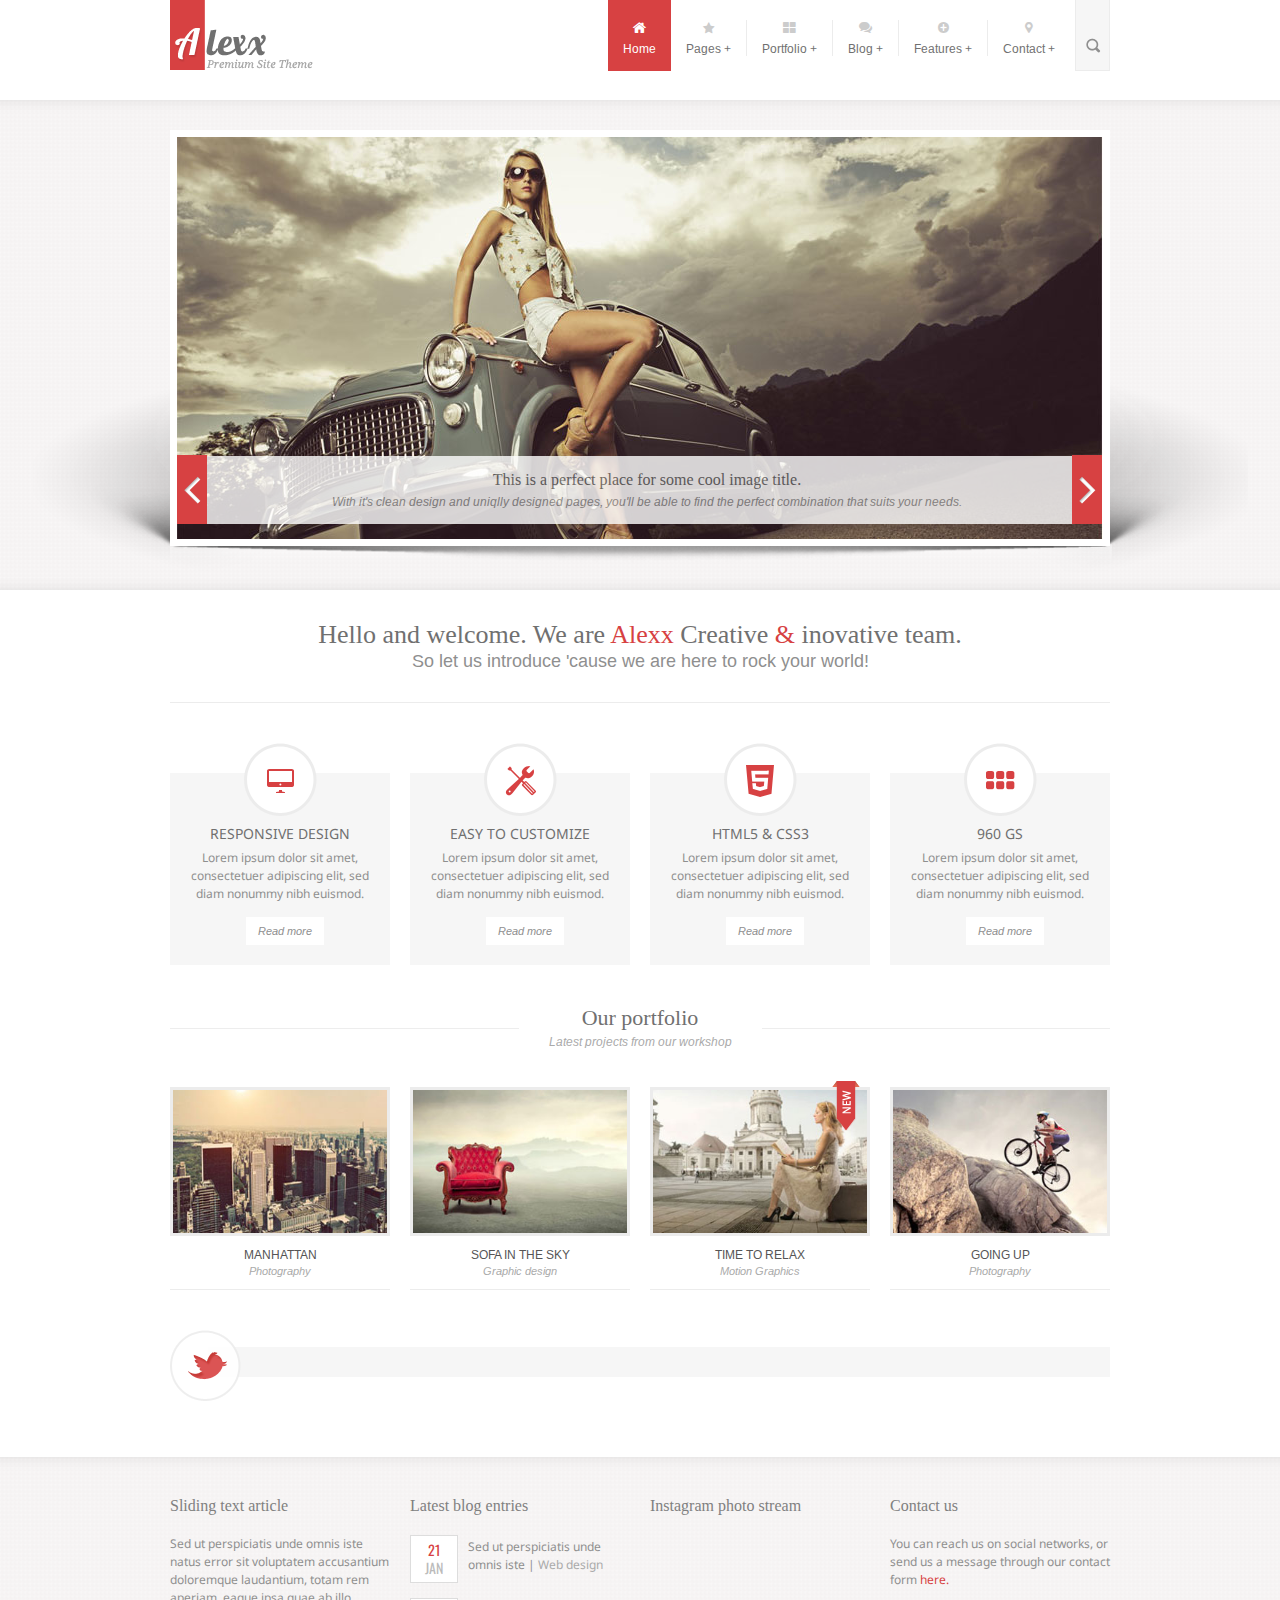
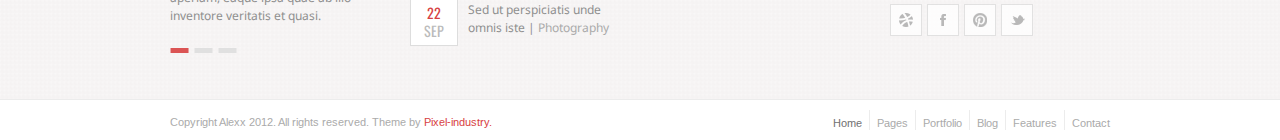
<file: Templates/alexx_HTML5_Theme/index.html>
<!DOCTYPE html>
<html>
    <head>
        <meta charset="UTF-8">
        <title>Alexx - Home</title>
        <meta name="description" content="Multipurpose Responsive Site Theme">
        <meta name="author" content="pixel-industry">
        <meta name="viewport" content="initial-scale=1, maximum-scale=1">
        <meta name="viewport" content="width=device-width">

        <!-- favicon -->
        <link rel="shortcut icon" type="image/x-icon" href="favicon.ico" />
        <link rel="icon" type="image/x-icon" href="favicon.ico" />

        <!-- stylesheets -->
        <link rel="stylesheet" href="css/basic.css" />
        <link rel="stylesheet" href="css/style.css" />
        <link rel="stylesheet" href="css/nivo-slider.css" />
        <link rel="stylesheet" href="css/prettyPhoto.css" />

        <!--[if IE 8]>
            <link rel="stylesheet" href="css/ie8.css" media="screen" />
        <![endif]-->

        <!-- navigation icons using "font awesome" -->
        <link rel="stylesheet" href="Font-Awesome/css/font-awesome.css" />

        <!-- google web fonts -->
        <link href='http://fonts.googleapis.com/css?family=Arimo' rel='stylesheet' type='text/css'>
        <link href='http://fonts.googleapis.com/css?family=Droid+Sans:400,700' rel='stylesheet' type='text/css'>
        <link href='http://fonts.googleapis.com/css?family=Droid+Serif:400,700,400italic,700italic' rel='stylesheet' type='text/css'>
        <link href='http://fonts.googleapis.com/css?family=Oswald:400,700,300' rel='stylesheet' type='text/css'>

        <!-- js files -->
        <script  src="js/jquery-1.7.2.js"></script> <!-- jQuery 1.7.2 -->
        <script  src="js/jquery.placeholder.min.js"></script><!-- jQuery placeholder fix for old browsers -->
        <script  src="js/jquery.nivo.slider.js"></script><!-- nivo slider -->
        <script  src="js/portfolio.js"></script> <!-- portfolio custom options -->
        <script  src="js/jquery.prettyPhoto.js"></script><!-- prettyPhoto -->
        <script  src="js/jquery.tweetscroll.js"></script> <!-- jQuery tweetscroll plugin -->
        <script  src="js/socialstream.jquery.js"></script> <!-- Social Networks Feeds -->
        <script  src="js/jquery.carouFredSel-6.0.0-packed.js"></script><!-- CarouFredSel carousel plugin -->
        <script  src="js/include.js"></script> <!-- jQuery custom options -->

        <!--[if (gte IE 6)&(lte IE 8)]>
            <script type="text/javascript" src="js/selectivizr.js"></script>
        <![endif]-->
        <!--[if lt IE 9]>
            <script src="js/html5shiv.js"></script>
        <![endif]-->
    </head>

    <body>
        <!-- header start -->
        <header id="header" class="clearfix">

            <!-- logo start -->
            <section id="logo">
                <a href="index-2.html">
                    <img src="img/logo.png" alt="logo"/>
                </a>
            </section><!-- #logo end -->

            <!-- nav container start -->
            <section id="nav-container">

                <!-- main navigation start  -->
                <nav id="nav">
                    <ul class="nav nav-list">
                        <li class="active">
                            <a href="index-2.html" class="active">
                                <i class="icon-nav icon-home"></i>
                                Home
                            </a>

                            <ul>
                                <li><a href="index-2.html">Home default</a></li>
                                <li><a href="home-alt.html">Home Alternative</a></li>
                            </ul>
                        </li>
                        <li>
                            <a href="#">
                                <i class="icon-nav icon-star"></i>
                                Pages +</a>
                            <ul>
                                <li><a href="about.html">About us</a></li>
                                <li><a href="services.html">Our services</a></li>
                                <li><a href="page-sidebar-left.html">Page with sidebar left</a></li>
                                <li><a href="page-sidebar-right.html">Page with sidebar right</a></li>
                                <li><a href="404.html">404 page</a></li>
                                <li><a href="products.html">Products page</a></li>
                                <li><a href="product-details.html">Product details</a></li>
                            </ul>
                        </li>
                        <li>
                            <a href="#">
                                <i class="icon-nav icon-th-large"></i>
                                Portfolio +</a>
                            <ul>
                                <li><a href="portfolio3.html">Portfolio 3 col</a></li>
                                <li><a href="portfolio4.html">Portfolio 4 col</a></li>
                                <li><a href="portfolio-single.html">Portfolio single</a></li>
                                <li><a href="portfolio-multiple-filters.html">Portfolio multiple filters</a></li>
                                <li><a href="gallery.html">Gallery</a></li>
                            </ul>
                        </li>
                        <li>
                            <a href="#">
                                <i class="icon-nav icon-comments"></i>
                                Blog +</a>
                            <ul>
                                <li><a href="blog.html">Blog</a></li>
                                <li><a href="blog2.html">Blog 2</a></li>
                                <li><a href="blog3.html">Blog 3</a></li>
                                <li><a href="blog-single.html">Blog single</a></li>
                            </ul>
                        </li>
                        <li>
                            <a href="#">
                                <i class="icon-nav icon-plus-sign"></i>
                                Features +</a>
                            <ul>
                                <li><a href="columns.html">Columns</a></li>
                                <li><a href="elements.html">Elements</a></li>
                                <li><a href="#">Third level +</a>
                                    <ul>
                                        <li><a href="#">Menu item</a></li>
                                    </ul>
                                </li>
                            </ul>
                        </li>
                        <li>
                            <a href="#">
                                <i class="icon-nav icon-map-marker"></i>
                                Contact +</a>
                            <ul>
                                <li><a href="contact.html">Contact default</a></li>
                                <li><a href="contact-simple.html">Contact simple</a></li>
                            </ul>
                        </li>
                    </ul> 
                </nav><!-- main navigation end -->

                <!-- responsive navigation start -->
                <select id="nav-responsive">
                    <option selected="" value="">Site Navigation...</option>

                    <option value="">Home</option>
                    <option value="index.html">- Home default</option>
                    <option value="home-alt.html">- Home alternative</option>

                    <option value="">Pages</option>
                    <option value="about.html">- About us</option>
                    <option value="services.html">- Services</option>
                    <option value="page-sidebar-left.html">- Page with sidebar left</option>
                    <option value="page-sidebar-right.html">- Page with sidebar right</option>
                    <option value="404.html">- 404 page</option>
                    <option value="products.html">- Products page</option>
                    <option value="product-details.html">- Product details</option>


                    <option value="">Portfolio</option>
                    <option value="portfolio3.html">- Portfolio 3 col</option>
                    <option value="portfolio4.html">- Portfolio 4 col</option>
                    <option value="portfolio-single.html">- Portfolio single</option>
                    <option value="portfolio-multiple-filters.html">- Portfolio multiple filters</option>
                    <option value="gallery.html">- Gallery</option>

                    <option value="">Blog</option>
                    <option value="blog.html">- Blog</option>
                    <option value="blog2.html">- Blog 2</option>
                    <option value="blog3.html">- Blog 3</option>
                    <option value="blog-single.html">- Blog single</option>

                    <option value="">Features</option>
                    <option value="columns.html">- Columns</option>
                    <option value="elements.html">- Elements</option>

                    <option value="">Contact</option>
                    <option value="contact.html">- Contact default</option>
                    <option value="contact-simple.html">- Contact simple</option>
                </select> <!-- responsive navigation end -->

            </section><!-- nav container end -->

            <!-- search start -->
            <section id="search">
                <form action="#" method="get">
                    <input id="search-submit" type="submit" />
                    <input id="search-bkg" type="text" placeholder="Type and press enter.." />                   
                </form>
            </section><!-- search end -->

        </header><!-- header end -->

        <!-- slider start -->
        <div class="slider-wrapper">

            <div class="shadow-top"></div>


            <div id="slider" class="nivoSlider home-slider">
                <img src="img/slider/slider1.jpg" alt="slider" 
                     title="#htmlcaption1"/>

                <img src="img/slider/slider2.jpg" alt="slider" 
                     title="#htmlcaption2"/>

                <img src="img/slider/slider3.jpg" alt="slider" 
                     title="#htmlcaption3"/>
            </div>



            <!-- image captions start -->
            <div id="htmlcaption1">
                <p class="nivo-caption-title">
                    This is a perfect place for some cool image title.
                </p>

                <div class="nivo-caption-subtitle">
                    With it's clean design and uniqlly designed pages, you'll be 
                    able to find the perfect combination that suits your needs.
                </div>
            </div><!-- image captions end -->

            <!-- Second image captions start -->
            <div id="htmlcaption2">
                <p class="nivo-caption-title">
                    Perfect place for showcasing your best work.
                </p>

                <div class="nivo-caption-subtitle">
                    Sed ut perspiciatis unde omnis iste natus error sit 
                    voluptatem accusantium doloremque laudantium, totam rem.
                </div>
            </div><!-- image captions end -->

            <!-- Thirs image captions start -->
            <div id="htmlcaption3">
                <p class="nivo-caption-title">
                    Clean and simple design that will sure suit your needs.
                </p>

                <div class="nivo-caption-subtitle">
                    Sed ut perspiciatis unde omnis iste natus error sit 
                    voluptatem accusantium doloremque laudantium, totam rem.
                </div>
            </div><!-- image captions end -->

            <!-- slider images shadow -->
            <div class="slider-shadow"></div>

            <div class="shadow-bottom"></div>
        </div>


        <!-- content start -->
        <div id="content-wrapper">

            <div class="container_12">

                <!-- entry note start -->
                <section class="enter-note grid_12">
                    <h1>Hello and welcome. We are <span class="text-red">Alexx</span>  Creative <span class="text-red">&</span> inovative team.</h1>
                    <p class="light">
                        So let us introduce 'cause we are here to rock your world!
                    </p>
                </section><!-- entry note end -->

                <!-- services wrapper start -->
                <ul class="services-wrap">

                    <!-- first service start -->
                    <li class="grid_3">
                        <div class="icon">
                            <a href="services.html" class="icon-mac">service</a>
                        </div>

                        <div class="service-content services-home clearfix">
                            <h5>RESPONSIVE DESIGN</h5>
                            <p>
                                Lorem ipsum dolor sit amet, consectetuer 
                                adipiscing elit, sed diam nonummy nibh euismod.
                            </p>

                            <a href="services.html" class="btn-small white">
                                <span>Read more</span>
                            </a><!-- button small end -->
                        </div>
                    </li><!-- first service end -->

                    <!-- second service start -->
                    <li class="grid_3">
                        <div class="icon">
                            <a href="services.html" class="icon-tool">service</a>
                        </div>

                        <div class="service-content services-home clearfix">
                            <h5>EASY TO CUSTOMIZE</h5>
                            <p>
                                Lorem ipsum dolor sit amet, consectetuer 
                                adipiscing elit, sed diam nonummy nibh euismod.
                            </p>

                            <a href="services.html" class="btn-small white">
                                <span>Read more</span>
                            </a><!-- button small end -->
                        </div>
                    </li><!-- second service end -->

                    <!-- third service start -->
                    <li class="grid_3">
                        <div class="icon">
                            <a href="services.html" class="icon-html5">service</a>
                        </div>

                        <div class="service-content services-home clearfix">
                            <h5>HTML5 & CSS3</h5>
                            <p>
                                Lorem ipsum dolor sit amet, consectetuer 
                                adipiscing elit, sed diam nonummy nibh euismod.
                            </p>

                            <a href="services.html" class="btn-small white">
                                <span>Read more</span>
                            </a><!-- button small end -->
                        </div>
                    </li><!-- third service end -->

                    <!-- fourth service start -->
                    <li class="grid_3">
                        <div class="icon">
                            <a href="services.html" class="icon-grid">service</a>
                        </div>

                        <div class="service-content services-home clearfix">
                            <h5>960 GS</h5>
                            <p>
                                Lorem ipsum dolor sit amet, consectetuer 
                                adipiscing elit, sed diam nonummy nibh euismod.
                            </p>

                            <a href="services.html" class="btn-small white">
                                <span>Read more</span>
                            </a><!-- button small end -->
                        </div>
                    </li><!-- fourth service end -->

                </ul><!-- #services-wrap end -->


                <!-- portfolio title -->
                <div class="divider-with-title grid_12">                    
                    <div class="title">
                        <h1>Our portfolio</h1>
                        <span class="subtitle">
                            Latest projects from our workshop
                        </span>
                    </div>
                </div> <!-- portfolio title end -->

                <!-- portfolio items start -->
                <ul>
                    <li class="grid_3">
                        <figure class="portfolio">
                            <a class="portfolio-image" href="portfolio3.html"><img src="img/portfolio/thumb/portfolio1.jpg" alt="portfolio" width="220"/></a>

                            <figcaption>
                                <div class="caption-title">
                                    <p class="title">
                                        Manhattan
                                    </p>
                                    <p class="subtitle">
                                        Photography
                                    </p>
                                </div>


                                <ul class="caption-hover">
                                    <li class="portfolio-zoom">
                                        <a class="thumb" href="img/portfolio/large/portfolio1.jpg" 
                                           data-gal="prettyPhoto[pp_gallery]">zoom
                                        </a>
                                    </li>

                                    <li class="portfolio-single">
                                        <a href="portfolio-single.html">single</a>
                                    </li>
                                </ul>
                            </figcaption>
                        </figure>
                    </li>

                    <li class="grid_3">
                        <figure class="portfolio">
                            <a href="portfolio3.html"><img src="img/portfolio/thumb/portfolio2.jpg" alt="portfolio" width="220"/></a>

                            <figcaption>
                                <div class="caption-title">
                                    <p class="title">
                                        Sofa in the sky
                                    </p>
                                    <p class="subtitle">
                                        Graphic design
                                    </p>
                                </div>


                                <ul class="caption-hover">
                                    <li class="portfolio-zoom">
                                        <a class="thumb" href="img/portfolio/large/portfolio2.jpg" 
                                           data-gal="prettyPhoto[pp_gallery]">zoom
                                        </a>
                                    </li>

                                    <li class="portfolio-single">
                                        <a href="portfolio-single.html">single</a>
                                    </li>
                                </ul>
                            </figcaption>
                        </figure>
                    </li>

                    <li class="grid_3">
                        <figure class="portfolio">
                            <img class="ribbon" src="img/portfolio/ribbon.png" alt="ribbon"/>

                            <a href="portfolio3.html"><img src="img/portfolio/thumb/portfolio3.jpg" alt="portfolio" width="220"/></a>

                            <figcaption>
                                <div class="caption-title">
                                    <p class="title">
                                        Time to relax
                                    </p>
                                    <p class="subtitle">
                                        Motion Graphics
                                    </p>
                                </div>


                                <ul class="caption-hover">
                                    <li class="portfolio-zoom">
                                        <a class="thumb" href="img/portfolio/large/portfolio3.jpg" 
                                           data-gal="prettyPhoto[pp_gallery]">zoom
                                        </a>
                                    </li>

                                    <li class="portfolio-single">
                                        <a href="portfolio-single.html">single</a>
                                    </li>
                                </ul>
                            </figcaption>
                        </figure>
                    </li>

                    <li class="grid_3">
                        <figure class="portfolio">
                            <a href="portfolio3.html"><img src="img/portfolio/thumb/portfolio4.jpg" alt="portfolio" width="220"/></a>

                            <figcaption>
                                <div class="caption-title">
                                    <p class="title">
                                        Going up
                                    </p>
                                    <p class="subtitle">
                                        Photography
                                    </p>
                                </div>


                                <ul class="caption-hover">
                                    <li class="portfolio-zoom">
                                        <a class="thumb" href="img/portfolio/large/portfolio4.jpg" 
                                           data-gal="prettyPhoto[pp_gallery]">zoom
                                        </a>
                                    </li>

                                    <li class="portfolio-single">
                                        <a href="portfolio-single.html">single</a>
                                    </li>
                                </ul>
                            </figcaption>
                        </figure>
                    </li>
                </ul><!-- portfolio items end -->


                <!-- scrolling twitter feed start -->
                <article class="tweets-feed grid_12">
                    <div class="tweet-icon"></div>
                    <div class="tweets-home">
                        <div class="tweets-list-container">
                        </div>
                    </div>
                </article><!-- scrolling twitter feed end -->

            </div><!-- container_12 end -->
        </div><!-- content wrapper end -->


        <!-- footer wrapper start -->
        <div id="footer-wrapper">

            <div class="shadow-top"></div>

            <footer id="footer" class="container_12">

                <!-- sliding text article start -->
                <article class="grid_3 jcarousellite carousel-article">
                    <h4>Sliding text article</h4>

                    <ul id="foo3" class="carousel-li">
                        <li>
                            <p>
                                Sed ut perspiciatis unde omnis iste natus error 
                                sit voluptatem accusantium doloremque laudantium, 
                                totam rem aperiam, eaque ipsa quae ab illo 
                                inventore veritatis et quasi.  
                            </p>
                        </li>

                        <li>
                            <p>
                                Sed ut perspiciatis unde omnis iste natus error 
                                sit voluptatem accusantium doloremque laudantium, 
                                totam rem aperiam, eaque ipsa quae ab illo 
                                inventore veritatis et quasi. 
                            </p>
                        </li>

                        <li>
                            <p>
                                Sed ut perspiciatis unde omnis iste natus error 
                                sit voluptatem accusantium doloremque laudantium, 
                                totam rem aperiam, eaque ipsa quae ab illo 
                                inventore veritatis et quasi. 
                            </p>
                        </li>
                    </ul>

                    <div class="clearfix"></div>

                    <div class="carousel-pagination" id="foo3_pag"></div>

                </article><!-- sliding text article end -->

                <!-- latest blog entries start -->
                <article class="grid_3">
                    <h4>Latest blog entries</h4>

                    <ul class="footer-blog">
                        <li>
                            <div class="meta">
                                <p>
                                    21 <br />
                                    <span class="date">JAN</span>
                                </p>
                            </div>
                            <div class="post">
                                <a href="blog.html">
                                    Sed ut perspiciatis unde omnis iste  |  
                                    <span class="light">Web design</span>
                                </a>
                            </div> 
                        </li> 

                        <li>
                            <div class="meta">
                                <p>
                                    22 <br />
                                    <span class="date">SEP</span>
                                </p>
                            </div>
                            <div class="post">
                                <a href="blog.html">
                                    Sed ut perspiciatis unde omnis iste  |  
                                    <span class="light">Photography</span>
                                </a>
                            </div> 
                        </li> 
                    </ul>
                </article><!-- latest blog entries end -->

                <!-- instagram feed start -->
                <article class="grid_3 social-feed instagram-feed">
                    <h4>Instagram photo stream</h4>
                </article><!-- instagram feed end -->


                <!-- contact start -->
                <article class="grid_3">
                    <h4>Contact us</h4>
                    <p>
                        You can reach us on social networks, or send us a message 
                        through our contact form <a href="contact.html" class="text-red">here.</a>
                    </p>

                    <ul class="social">
                        <li class="dribbble">
                            <a href="#">dribbble</a>
                        </li>

                        <li class="facebook">
                            <a href="#">facebook</a>
                        </li>

                        <li class="pinterest">
                            <a href="#">pinterest</a>
                        </li>

                        <li class="twitter">
                            <a href="#">twitter</a>
                        </li>
                    </ul>
                </article><!-- contact end -->
            </footer><!-- footer end -->

            <!-- copyright container start -->
            <section class="copyright-container">

                <div class="copyright container_12">
                    <p>
                        Copyright Alexx 2012. All rights reserved. Theme by 
                        <span class="text-red">Pixel-industry.</span>
                    </p>

                    <ul class="breadcrumbs">
                        <li class="active">
                            <a href="index-2.html">Home</a>
                        </li>
                        <li>
                            <a href="about.html">Pages</a>
                        <li>
                            <a href="portfolio3.html">Portfolio</a>
                        </li>
                        <li>
                            <a href="blog.html">Blog</a>
                        </li>
                        <li>
                            <a href="elements.html">Features</a>
                        </li>
                        <li>
                            <a href="contact.html">Contact</a>
                        </li>
                    </ul> 
                </div>
            </section><!-- copyright container end -->
        </div><!-- footer wrapper end -->

        <script>
            $(window).load(function() {
                $('#slider').nivoSlider();
            });
            
            /* ================ TWEETS SCROLL ================ */
            $('.tweets-list-container').tweetscroll({
                username: 'pixel_industry', 
                time: true, 
                limit: 11, 
                replies: true, 
                position: 'append',
                date_format: 'style2',
                animation: 'slide_up',
                visible_tweets: 1
            });
            
            $("#foo3").carouFredSel({
                items: 1,
                auto: true,
                scroll: 1,
                pagination  : "#foo3_pag"
            });

            //placeholder fix
            $('input[placeholder], textarea[placeholder]').placeholder();
            
        </script>
    </body>
</html>
</file>
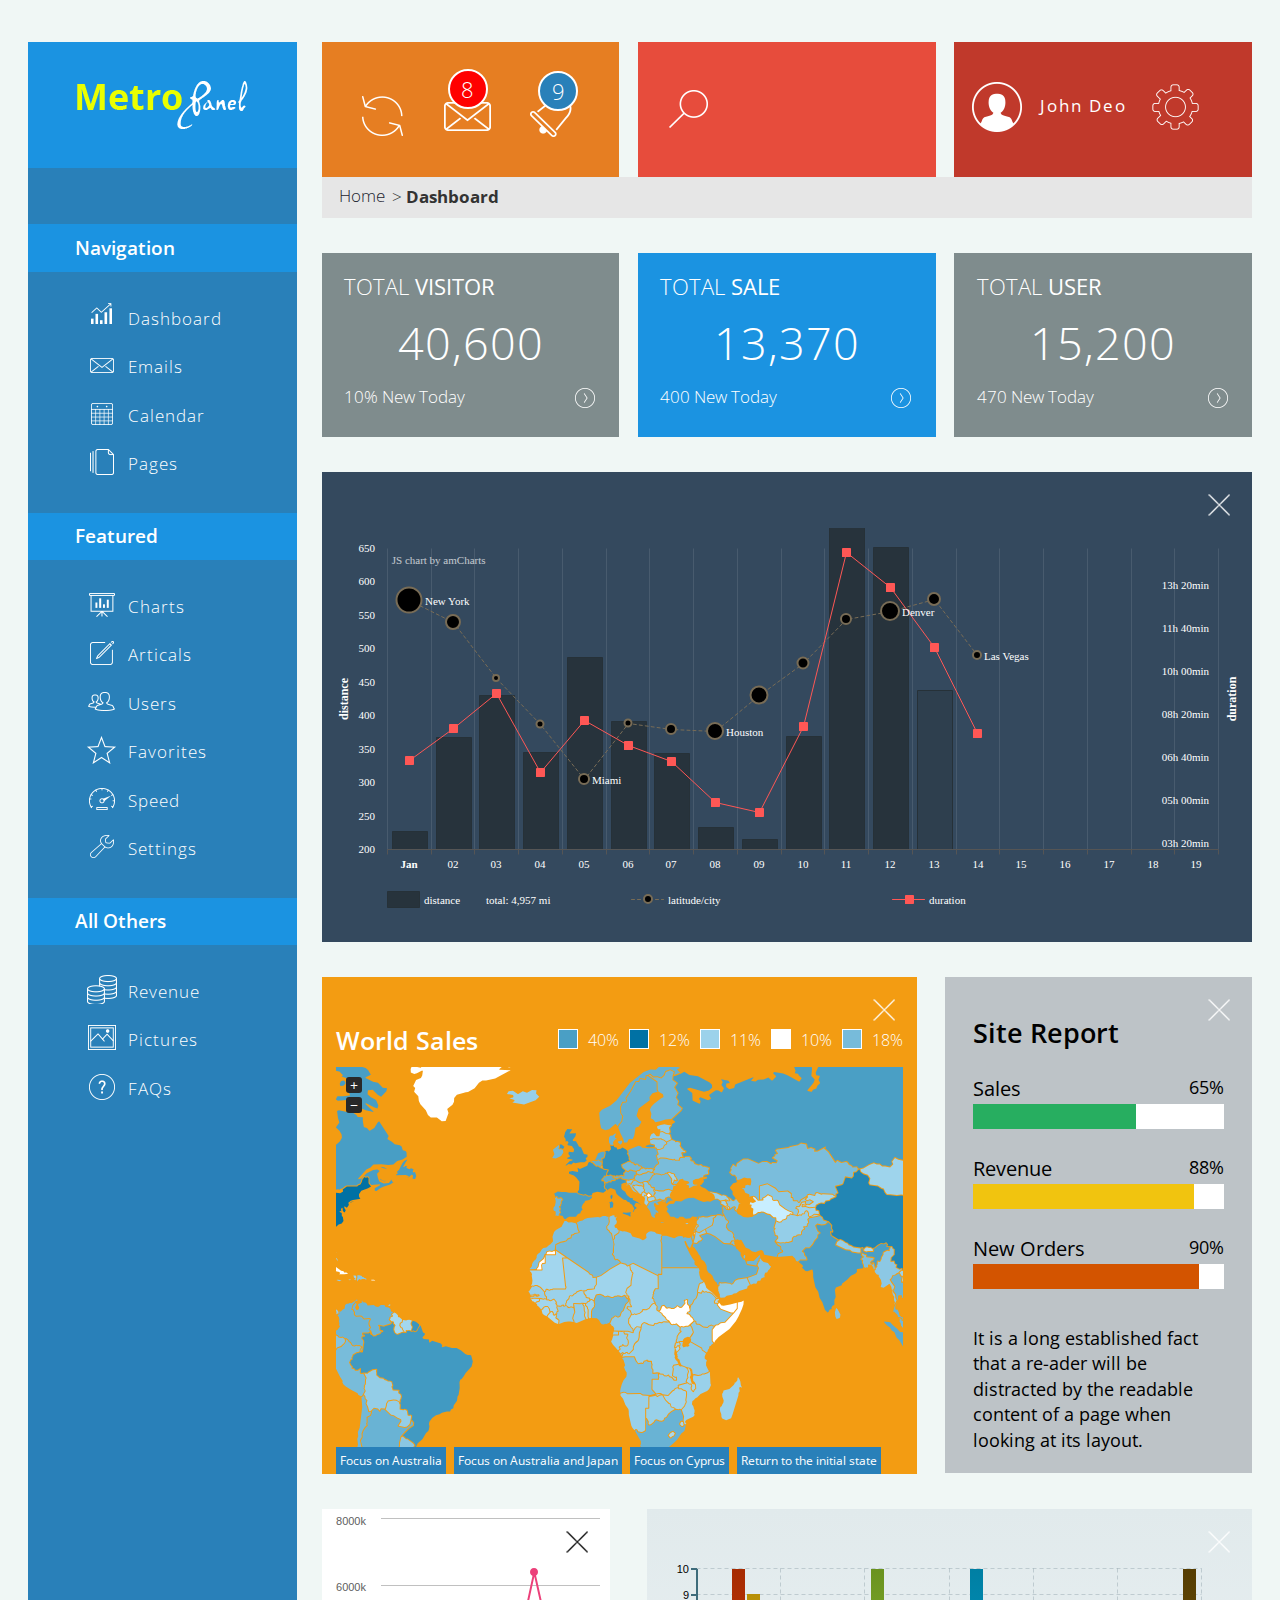
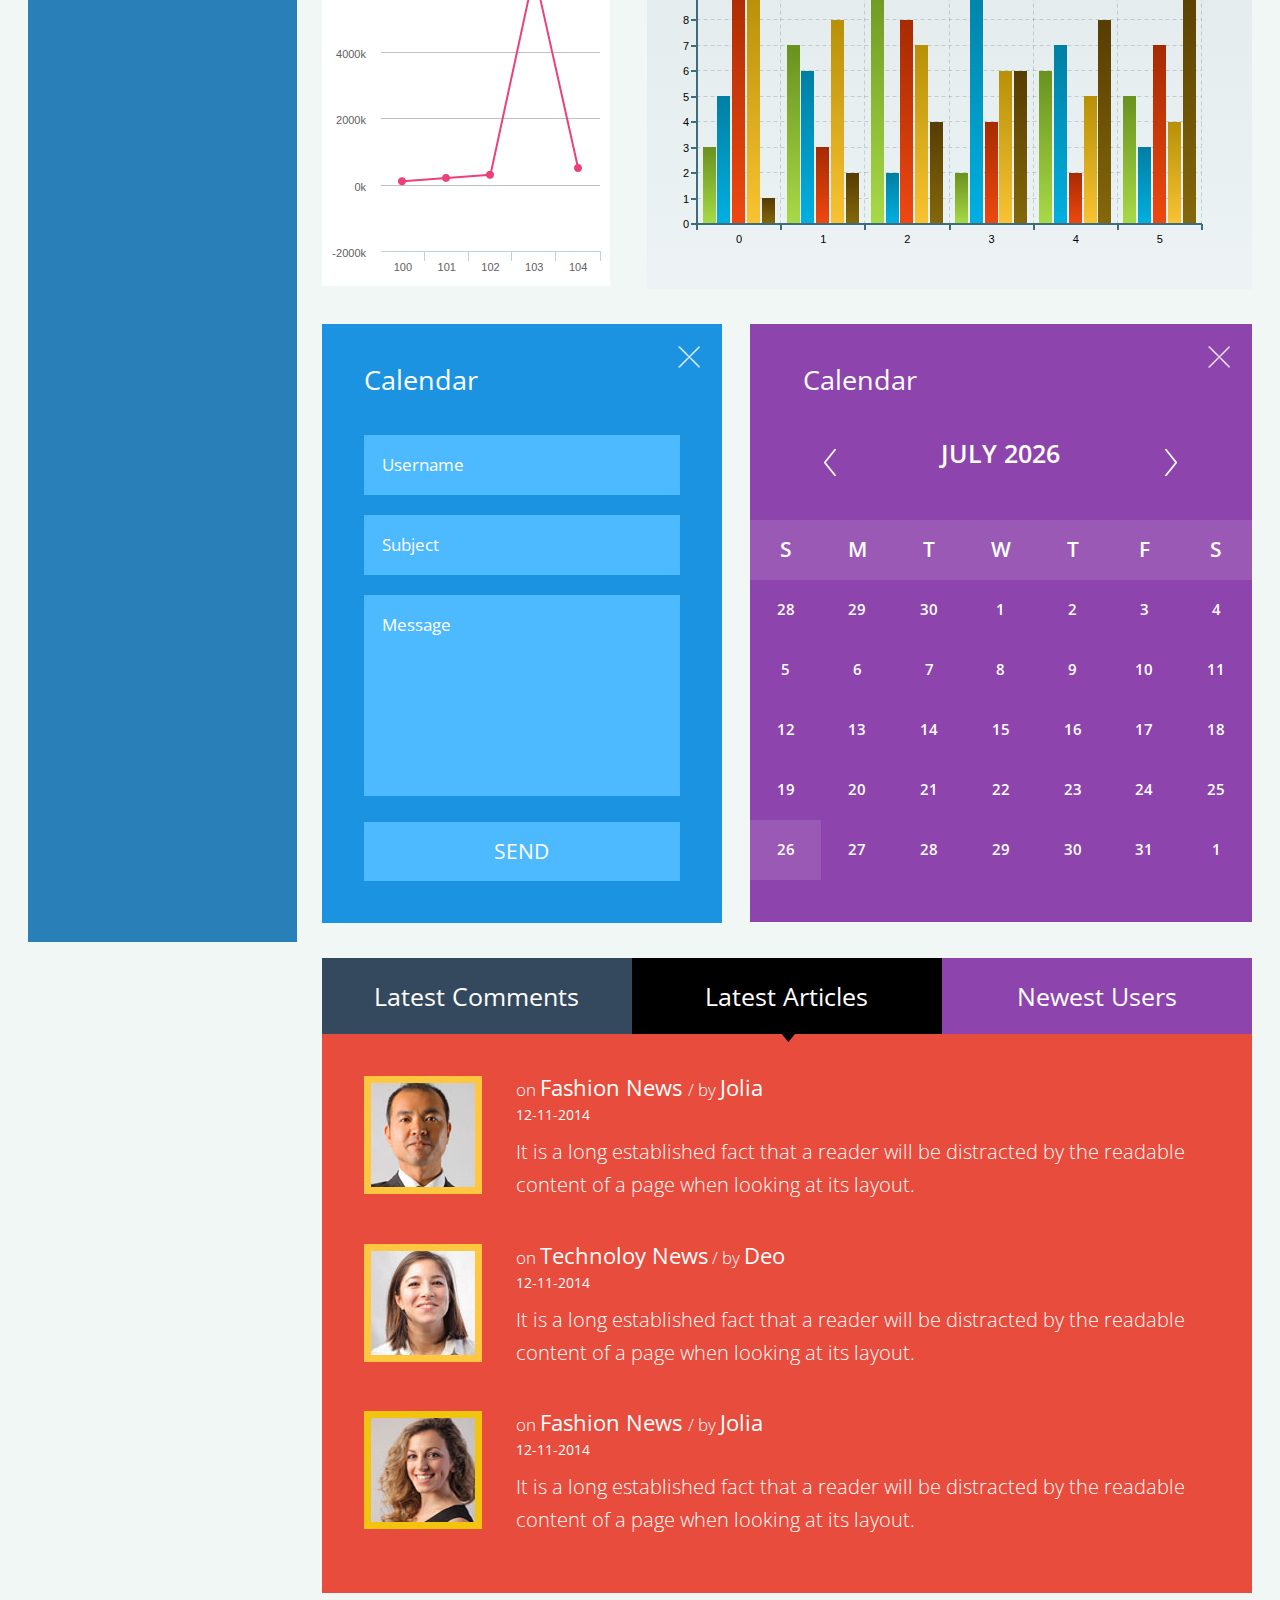
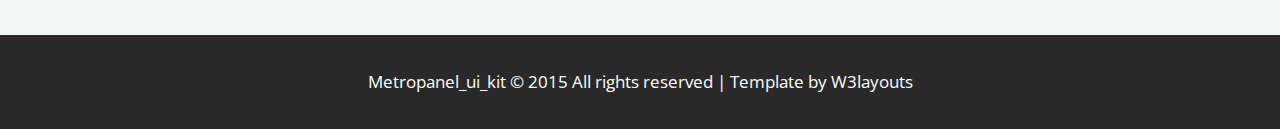
<file: Templates/metro-web/index.html>
<!--
Author: W3layouts
Author URL: http://w3layouts.com
License: Creative Commons Attribution 3.0 Unported
License URL: http://creativecommons.org/licenses/by/3.0/
-->
<!DOCTYPE html>
<html>
<head>
<title>Metro Pannel Ui Kit Flat Bootstarp Resposive Website Template| Home :: w3layouts</title>
<link href="css/bootstrap.css" rel="stylesheet" type='text/css' />
<!-- Custom Theme files -->
<link href="css/style.css" rel="stylesheet" type="text/css" media="all" />
<!-- Custom Theme files -->
<script src="js/jquery.min.js"></script>
<!-- Custom Theme files -->
<meta name="viewport" content="width=device-width, initial-scale=1">
<meta http-equiv="Content-Type" content="text/html; charset=utf-8" />
<meta name="keywords" content="Metro_Pannel_Ui_Kit Responsive web template, Bootstrap Web Templates, Flat Web Templates, Andriod Compatible web template, 
Smartphone Compatible web template, free webdesigns for Nokia, Samsung, LG, SonyErricsson, Motorola web design" />
<script type="application/x-javascript"> addEventListener("load", function() { setTimeout(hideURLbar, 0); }, false); function hideURLbar(){ window.scrollTo(0,1); } </script>
<!--webfont-->
<link href='http://fonts.googleapis.com/css?family=Open+Sans:300italic,400italic,600italic,700italic,800italic,400,300,600,700,800' rel='stylesheet' type='text/css'>
<script>$(document).ready(function(c) {
	$('.alert-close').on('click', function(c){
		$('.calender-left').fadeOut('slow', function(c){
	  		$('.calender-left').remove();
		});
	});	  
});
</script>
<script>$(document).ready(function(c) {
	$('.alert-close1').on('click', function(c){
		$('.calender-right').fadeOut('slow', function(c){
	  		$('.calender-right').remove();
		});
	});	  
});
</script>
<script>$(document).ready(function(c) {
	$('.alert-close2').on('click', function(c){
		$('.graph').fadeOut('slow', function(c){
	  		$('.graph').remove();
		});
	});	  
});
</script>
<script>$(document).ready(function(c) {
	$('.alert-close3').on('click', function(c){
		$('.site-report').fadeOut('slow', function(c){
	  		$('.site-report').remove();
		});
	});	  
});
</script>
<script>$(document).ready(function(c) {
	$('.alert-close4').on('click', function(c){
		$('.total-sale').fadeOut('slow', function(c){
	  		$('.total-sale').remove();
		});
	});	  
});
</script>
<script>$(document).ready(function(c) {
	$('.alert-close5').on('click', function(c){
		$('.total-sale').fadeOut('slow', function(c){
	  		$('.total-sale').remove();
		});
	});	  
});
</script>
<script>$(document).ready(function(c) {
	$('.alert-close7').on('click', function(c){
		$('.user-trends').fadeOut('slow', function(c){
	  		$('.user-trends').remove();
		});
	});	  
});
</script>
<script>$(document).ready(function(c) {
	$('.alert-close6').on('click', function(c){
		$('.world-map').fadeOut('slow', function(c){
	  		$('.world-map').remove();
		});
	});	  
});
</script>
<!----Calender -------->
  <link rel="stylesheet" href="css/clndr.css" type="text/css" />
  <script src="js/underscore-min.js"></script>
  <script src= "js/moment-2.2.1.js"></script>
  <script src="js/clndr.js"></script>
  <script src="js/site.js"></script>
<!----End Calender -------->
<script src="js/highcharts.js"></script>
<script src="js/easyResponsiveTabs.js" type="text/javascript"></script>
		    <script type="text/javascript">
			    $(document).ready(function () {
			        $('#horizontalTab,#horizontalTab1,#horizontalTab2').easyResponsiveTabs({
			            type: 'default', //Types: default, vertical, accordion           
			            width: 'auto', //auto or any width like 600px
			            fit: true   // 100% fit in a container
			        });
			    });
			   </script>
<link href="css/nav.css" rel="stylesheet" type="text/css" media="all"/>
<script src="js/main.js"></script> <!-- Resource jQuery -->
<script>
	(function(i,s,o,g,r,a,m){i['GoogleAnalyticsObject']=r;i[r]=i[r]||function(){
  	(i[r].q=i[r].q||[]).push(arguments)},i[r].l=1*new Date();a=s.createElement(o),
  	m=s.getElementsByTagName(o)[0];a.async=1;a.src=g;m.parentNode.insertBefore(a,m)
  	})(window,document,'script','//www.google-analytics.com/analytics.js','ga');

  	ga('create', 'UA-48014931-1', 'codyhouse.co');
  	ga('send', 'pageview');

  	jQuery(document).ready(function($){
  		$('.close-carbon-adv').on('click', function(){
  			$('#carbonads-container').hide();
  		});
  	});
</script>
<script src="js/amcharts.js" type="text/javascript"></script>
        <script src="js/serial.js" type="text/javascript"></script>
        <style type="text/css">

            .amcharts-graph-g1 .amcharts-graph-stroke {
                stroke-dasharray: 3px 3px;
                stroke-linejoin: round;
                stroke-linecap: round;
                -webkit-animation: am-moving-dashes 1s linear infinite;
                animation: am-moving-dashes 1s linear infinite;
            }

            @-webkit-keyframes am-moving-dashes {
                100% {
                    stroke-dashoffset: -30px;
                }
            }
            @keyframes am-moving-dashes {
                100% {
                    stroke-dashoffset: -30px;
                }
            }


            .lastBullet {
                -webkit-animation: am-pulsating 1s ease-out infinite;
                animation: am-pulsating 1s ease-out infinite;
            }
            @-webkit-keyframes am-pulsating {
                0% {
                    stroke-opacity: 1;
                    stroke-width: 0px;
                }
                100% {
                    stroke-opacity: 0;
                    stroke-width: 50px;
                }
            }
            @keyframes am-pulsating {
                0% {
                    stroke-opacity: 1;
                    stroke-width: 0px;
                }
                100% {
                    stroke-opacity: 0;
                    stroke-width: 50px;
                }
            }

            .amcharts-graph-column-front {
                -webkit-transition: all .3s .3s ease-out;
                transition: all .3s .3s ease-out;
            }
            .amcharts-graph-column-front:hover {
                fill: #496375;
                stroke: #496375;
                -webkit-transition: all .3s ease-out;
                transition: all .3s ease-out;
            }


            .amcharts-graph-g2 {
              stroke-linejoin: round;
              stroke-linecap: round;
              stroke-dasharray: 500%;
              stroke-dasharray: 0 \0/;    /* fixes IE prob */
              stroke-dashoffset: 0 \0/;   /* fixes IE prob */
              -webkit-animation: am-draw 40s;
              animation: am-draw 40s;
            }
            @-webkit-keyframes am-draw {
                0% {
                    stroke-dashoffset: 500%;
                }
                100% {
                    stroke-dashoffset: 0px;
                }
            }
            @keyframes am-draw {
                0% {
                    stroke-dashoffset: 500%;
                }
                100% {
                    stroke-dashoffset: 0px;
                }
            }




        </style>


        <script type="text/javascript">
            // note, we have townName field with a name specified for each datapoint and townName2 with only some of the names specified.
            // we use townName2 to display town names next to the bullet. And as these names would overlap if displayed next to each bullet,
            // we created this townName2 field and set only some of the names for this purpse.
            var chartData = [
                {
                    "date": "2012-01-01",
                    "distance": 227,
                    "townName": "New York",
                    "townName2": "New York",
                    "townSize": 25,
                    "latitude": 40.71,
                    "duration": 408
                },
                {
                    "date": "2012-01-02",
                    "distance": 371,
                    "townName": "Washington",
                    "townSize": 14,
                    "latitude": 38.89,
                    "duration": 482
                },
                {
                    "date": "2012-01-03",
                    "distance": 433,
                    "townName": "Wilmington",
                    "townSize": 6,
                    "latitude": 34.22,
                    "duration": 562
                },
                {
                    "date": "2012-01-04",
                    "distance": 345,
                    "townName": "Jacksonville",
                    "townSize": 7,
                    "latitude": 30.35,
                    "duration": 379
                },
                {
                    "date": "2012-01-05",
                    "distance": 480,
                    "townName": "Miami",
                    "townName2": "Miami",
                    "townSize": 10,
                    "latitude": 25.83,
                    "duration": 501
                },
                {
                    "date": "2012-01-06",
                    "distance": 386,
                    "townName": "Tallahassee",
                    "townSize": 7,
                    "latitude": 30.46,
                    "duration": 443
                },
                {
                    "date": "2012-01-07",
                    "distance": 348,
                    "townName": "New Orleans",
                    "townSize": 10,
                    "latitude": 29.94,
                    "duration": 405
                },
                {
                    "date": "2012-01-08",
                    "distance": 238,
                    "townName": "Houston",
                    "townName2": "Houston",
                    "townSize": 16,
                    "latitude": 29.76,
                    "duration": 309
                },
                {
                    "date": "2012-01-09",
                    "distance": 218,
                    "townName": "Dalas",
                    "townSize": 17,
                    "latitude": 32.8,
                    "duration": 287
                },
                {
                    "date": "2012-01-10",
                    "distance": 349,
                    "townName": "Oklahoma City",
                    "townSize": 11,
                    "latitude": 35.49,
                    "duration": 485
                },
                {
                    "date": "2012-01-11",
                    "distance": 603,
                    "townName": "Kansas City",
                    "townSize": 10,
                    "latitude": 39.1,
                    "duration": 890
                },
                {
                    "date": "2012-01-12",
                    "distance": 534,
                    "townName": "Denver",
                    "townName2": "Denver",
                    "townSize": 18,
                    "latitude": 39.74,
                    "duration": 810
                },
                {
                    "date": "2012-01-13",
                    "townName": "Salt Lake City",
                    "townSize": 12,
                    "distance": 425,
                    "duration": 670,
                    "latitude": 40.75,
                    "alpha":0.4
                },
                {
                    "date": "2012-01-14",
                    "latitude": 36.1,
                    "duration": 470,
                    "townName": "Las Vegas",
                    "townName2": "Las Vegas",
                    "bulletClass": "lastBullet"
                },
                {
                    "date": "2012-01-15"
                },
                {
                    "date": "2012-01-16"
                },
                {
                    "date": "2012-01-17"
                },
                {
                    "date": "2012-01-18"
                },
                {
                    "date": "2012-01-19"
                }
            ];
            var chart;

            AmCharts.ready(function () {
                // SERIAL CHART
                chart = new AmCharts.AmSerialChart();
                chart.addClassNames = true;
                chart.dataProvider = chartData;
                chart.categoryField = "date";
                chart.dataDateFormat = "YYYY-MM-DD";
                chart.startDuration = 1;
                chart.color = "#FFFFFF";
                chart.marginLeft = 0;

                // AXES
                // category
                var categoryAxis = chart.categoryAxis;
                categoryAxis.parseDates = true; // as our data is date-based, we set parseDates to true
                categoryAxis.minPeriod = "DD"; // our data is daily, so we set minPeriod to DD
                categoryAxis.autoGridCount = false;
                categoryAxis.gridCount = 50;
                categoryAxis.gridAlpha = 0.1;
                categoryAxis.gridColor = "#FFFFFF";
                categoryAxis.axisColor = "#555555";
                // we want custom date formatting, so we change it in next line
                categoryAxis.dateFormats = [{
                    period: 'DD',
                    format: 'DD'
                }, {
                    period: 'WW',
                    format: 'MMM DD'
                }, {
                    period: 'MM',
                    format: 'MMM'
                }, {
                    period: 'YYYY',
                    format: 'YYYY'
                }];

                // as we have data of different units, we create three different value axes
                // Distance value axis
                var distanceAxis = new AmCharts.ValueAxis();
                distanceAxis.title = "distance";
                distanceAxis.gridAlpha = 0;
                distanceAxis.axisAlpha = 0;
                chart.addValueAxis(distanceAxis);

                // latitude value axis
                var latitudeAxis = new AmCharts.ValueAxis();
                latitudeAxis.gridAlpha = 0;
                latitudeAxis.axisAlpha = 0;
                latitudeAxis.labelsEnabled = false;
                latitudeAxis.position = "right";
                chart.addValueAxis(latitudeAxis);

                // duration value axis
                var durationAxis = new AmCharts.ValueAxis();
                durationAxis.title = "duration";
                // the following line makes this value axis to convert values to duration
                // it tells the axis what duration unit it should use. mm - minute, hh - hour...
                durationAxis.duration = "mm";
                durationAxis.durationUnits = {
                    DD: "d. ",
                    hh: "h ",
                    mm: "min",
                    ss: ""
                };
                durationAxis.gridAlpha = 0;
                durationAxis.axisAlpha = 0;
                durationAxis.inside = true;
                durationAxis.position = "right";
                chart.addValueAxis(durationAxis);

                // GRAPHS
                // distance graph
                var distanceGraph = new AmCharts.AmGraph();
                distanceGraph.valueField = "distance";
                distanceGraph.title = "distance";
                distanceGraph.type = "column";
                distanceGraph.fillAlphas = 0.9;
                distanceGraph.valueAxis = distanceAxis; // indicate which axis should be used
                distanceGraph.balloonText = "[[value]] miles";
                distanceGraph.legendValueText = "[[value]] mi";
                distanceGraph.legendPeriodValueText = "total: [[value.sum]] mi";
                distanceGraph.lineColor = "#263138";
                distanceGraph.alphaField = "alpha";
                chart.addGraph(distanceGraph);

                // latitude graph
                var latitudeGraph = new AmCharts.AmGraph();
                latitudeGraph.valueField = "latitude";
                latitudeGraph.id = "g1";
                latitudeGraph.classNameField = "bulletClass";
                latitudeGraph.title = "latitude/city";
                latitudeGraph.type = "line";
                latitudeGraph.valueAxis = latitudeAxis; // indicate which axis should be used
                latitudeGraph.lineColor = "#786c56";
                latitudeGraph.lineThickness = 1;
                latitudeGraph.legendValueText = "[[description]]/[[value]]";
                latitudeGraph.descriptionField = "townName";
                latitudeGraph.bullet = "round";
                latitudeGraph.bulletSizeField = "townSize"; // indicate which field should be used for bullet size
                latitudeGraph.bulletBorderColor = "#786c56";
                latitudeGraph.bulletBorderAlpha = 1;
                latitudeGraph.bulletBorderThickness = 2;
                latitudeGraph.bulletColor = "#000000";
                latitudeGraph.labelText = "[[townName2]]"; // not all data points has townName2 specified, that's why labels are displayed only near some of the bullets.
                latitudeGraph.labelPosition = "right";
                latitudeGraph.balloonText = "latitude:[[value]]";
                latitudeGraph.showBalloon = true;
                latitudeGraph.animationPlayed = true;
                chart.addGraph(latitudeGraph);

                // duration graph
                var durationGraph = new AmCharts.AmGraph();
                durationGraph.id = "g2";
                durationGraph.title = "duration";
                durationGraph.valueField = "duration";
                durationGraph.type = "line";
                durationGraph.valueAxis = durationAxis; // indicate which axis should be used
                durationGraph.lineColor = "#ff5755";
                durationGraph.balloonText = "[[value]]";
                durationGraph.lineThickness = 1;
                durationGraph.legendValueText = "[[value]]";
                durationGraph.bullet = "square";
                durationGraph.bulletBorderColor = "#ff5755";
                durationGraph.bulletBorderThickness = 1;
                durationGraph.bulletBorderAlpha = 1;
                durationGraph.dashLengthField = "dashLength";
                durationGraph.animationPlayed = true;
                chart.addGraph(durationGraph);

                // CURSOR
                var chartCursor = new AmCharts.ChartCursor();
                chartCursor.zoomable = false;
                chartCursor.categoryBalloonDateFormat = "DD";
                chartCursor.cursorAlpha = 0;
                chartCursor.valueBalloonsEnabled = false;
                chart.addChartCursor(chartCursor);

                // LEGEND
                var legend = new AmCharts.AmLegend();
                legend.bulletType = "round";
                legend.equalWidths = false;
                legend.valueWidth = 120;
                legend.useGraphSettings = true;
                legend.color = "#FFFFFF";
                chart.addLegend(legend);

                // WRITE
                chart.write("chartdiv");
            });
        </script>
		
					<script src="js/zingchart.min.js"></script>
	<script src="js/zingchart.jquery.js"></script>
</head>
<body>
	<div class="total-content">
		<div class="col-md-3 side-bar">
			<div class="logo text-center">
				<a href="#"><img src="images/logo.png" alt="" /></a>
			</div>
			<div class="navigation">
				<h3>Navigation</h3>
				<ul>
					<li><a href="#"><i class="dash"></i></a></li>
					<li><a href="#">Dashboard</a></li>
				</ul>
				<ul>
					<li><a href="#"><i class="mail"></i></a></li>
					<li><a href="#">Emails</a></li>
				</ul>
				<ul>
					<li><a href="#"><i class="cal"></i></a></li>
					<li><a href="#">Calendar</a></li>
				</ul>
				<ul>
					<li><a href="#"><i class="page"></i></a></li>
					<li><a href="#">Pages</a></li>
				</ul>
			</div>
			<div class="navigation">
				<h3>Featured</h3>
				<ul>
					<li><a href="#"><i class="chat"></i></a></li>
					<li><a href="#">Charts</a></li>
				</ul>
				<ul>
					<li><a href="#"><i class="art"></i></a></li>
					<li><a href="#">Articals</a></li>
				</ul>
				<ul>
					<li><a href="#"><i class="user"></i></a></li>
					<li><a href="#">Users</a></li>
				</ul>
				<ul>
					<li><a href="#"><i class="fat"></i></a></li>
					<li><a href="#">Favorites</a></li>
				</ul>
				<ul>
					<li><a href="#"><i class="speed"></i></a></li>
					<li><a href="#">Speed</a></li>
				</ul>
				<ul>
					<li><a href="#"><i class="setting"></i></a></li>
					<li><a href="#">Settings</a></li>
				</ul>
			</div>
			<div class="navigation">
				<h3>All Others</h3>
				<ul>
					<li><a href="#"><i class="rev"></i></a></li>
					<li><a href="#">Revenue</a></li>
				</ul>
				<ul>
					<li><a href="#"><i class="pic"></i></a></li>
					<li><a href="#">Pictures</a></li>
				</ul>
				<ul>
					<li><a href="#"><i class="faq"></i></a></li>
					<li><a href="#">FAQs</a></li>
				</ul>
			</div>
		</div>
		<div class="col-md-9 content">
			<div class="home-strip">
				<div class="view">
					<ul>
						<li><a href="index.html"><i class="refresh"></i></a></li>
						<li class="messages"><a href="#"><i class="msgs"></i><span class="red">8</span></a></li>
						<li class="notifications"><a href="#"><i class="bell"></i><span class="blue">9</span></a></li>
					</ul>
				</div>
				<div class="search">
					<div class="search2">
					  <form>
						<input type="submit" value="">
						 <input type="text" value="" onfocus="this.value = '';" onblur="if (this.value == '') {this.value = '';}"/>
					  </form>
					</div>
				</div>
				<div class="member">
					<p><a href="#"><i class="men"></i></a><a href="#">John Deo</a></p>
					<div id="dd" class="wrapper-dropdown-2" tabindex="1"><span><img src="images/settings.png"/></span>
							<ul class="dropdown">
							
									<li><a href="#">View Profile </a></li>
									<li><a href="#">Lists</a></li>
									<li><a href="#">Help</a></li>
									<li><a href="#">Activity log</a></li>
									<li><a href="#">Report a problem</a></li>
									<li><a href="#">Log out</a></li>
							</ul>
					</div>
			<!-----end-wrapper-dropdown-2---->
			<!-----start-script---->
			<script type="text/javascript">
							function DropDown(el) {
								this.dd = el;
								this.initEvents();
							}
							DropDown.prototype = {
								initEvents : function() {
									var obj = this;
				
									obj.dd.on('click', function(event){
										$(this).toggleClass('active');
										event.stopPropagation();
									});	
								}
							}
							$(function() {
				
								var dd = new DropDown( $('#dd') );
				
								$(document).click(function() {
									// all dropdowns
									$('.wrapper-dropdown-2').removeClass('active');
								});
				
							});
			</script>
			<div class="clearfix"></div>			
			</div>
			<div class="clearfix"></div>	
				</div>
				<div class="clearfix"></div>
			<p class="home"><a href="#">Home</a> > <strong> Dashboard</strong></p>
			<div class="list_of_members">
				<div class="visitors">
					<h4>TOTAL <strong>VISITOR</strong></h4>
					<h3>40,600</h3>
					<p>10% New Today </p>
					<a href="#"><i class="go"></i></a>
					<div class="clearfix"></div>
				</div>
				<div class="sales">
					<h4>TOTAL <strong>SALE</strong></h4>
					<h3>13,370</h3>
					<p>400 New Today </p>
					<a href="#"><i class="go"></i></a>
					<div class="clearfix"></div>
				</div>
				<div class="users">
					<h4>TOTAL <strong>USER</strong></h4>
					<h3>15,200</h3>
					<p>470 New Today </p>
					<a href="#"><i class="go"></i></a>
					<div class="clearfix"></div>
				</div>
				<div class="clearfix"></div>
			</div>
			<div class="graph">
			<div class="alert-close2"> </div> 
				 <div id="chartdiv" style="width:100%; height:400px;"></div>
			</div>
			<div class="total-world">
				<div class="world-map">
				<div class="alert-close6"> </div> 
					<h3>World Sales</h3>
					<p><span class="color1"></span>40%<span class="color2"></span>12%<span class="color3"></span>11%<span class="color4"></span>10%<span class="color5"></span>18%</p>
					<div class="clearfix"></div>
					<div id="map1" style="width:100%; height: 380px"></div>
					  <button id="focus-single">Focus on Australia</button>
					  <button id="focus-multiple">Focus on Australia and Japan</button>
					  <button id="focus-coords">Focus on Cyprus</button>
					  <button id="focus-init">Return to the initial state</button>
					  <script src="js/jquery-1.8.2.js"></script>
  <script src="js/jquery-jvectormap.js"></script>
  <script src="js/jquery-mousewheel.js"></script>

  <script src="js/jvectormap.js"></script>

  <script src="js/abstract-element.js"></script>
  <script src="js/abstract-canvas-element.js"></script>
  <script src="js/abstract-shape-element.js"></script>

  <script src="js/svg-element.js"></script>
  <script src="js/svg-group-element.js"></script>
  <script src="js/svg-canvas-element.js"></script>
  <script src="js/svg-shape-element.js"></script>
  <script src="js/svg-path-element.js"></script>
  <script src="js/svg-circle-element.js"></script>
  <script src="js/svg-image-element.js"></script>
  <script src="js/svg-text-element.js"></script>

  <script src="js/vml-element.js"></script>
  <script src="js/vml-group-element.js"></script>
  <script src="js/vml-canvas-element.js"></script>
  <script src="js/vml-shape-element.js"></script>
  <script src="js/vml-path-element.js"></script>
  <script src="js/vml-circle-element.js"></script>
  <script src="js/vml-image-element.js"></script>

  <script src="js/map-object.js"></script>
  <script src="js/region.js"></script>
  <script src="js/marker.js"></script>

  <script src="js/vector-canvas.js"></script>
  <script src="js/simple-scale.js"></script>
  <script src="js/ordinal-scale.js"></script>
  <script src="js/numeric-scale.js"></script>
  <script src="js/color-scale.js"></script>
  <script src="js/legend.js"></script>
  <script src="js/data-series.js"></script>
  <script src="js/proj.js"></script>
  <script src="js/map.js"></script>
					  <script src="js/jquery-jvectormap-world-mill-en.js"></script>
					   <link rel="stylesheet" media="all" href="css/jquery-jvectormap.css"/>
  <script>
    jQuery.noConflict();
    jQuery(function(){
      var $ = jQuery;

      $('#focus-single').click(function(){
        $('#map1').vectorMap('set', 'focus', {region: 'AU', animate: true});
      });
      $('#focus-multiple').click(function(){
        $('#map1').vectorMap('set', 'focus', {regions: ['AU', 'JP'], animate: true});
      });
      $('#focus-coords').click(function(){
        $('#map1').vectorMap('set', 'focus', {scale: 7, lat: 35, lng: 33, animate: true});
      });
      $('#focus-init').click(function(){
        $('#map1').vectorMap('set', 'focus', {scale: 1, x: 0.5, y: 0.5, animate: true});
      });
      $('#map1').vectorMap({
        map: 'world_mill_en',
        panOnDrag: true,
        focusOn: {
          x: 0.5,
          y: 0.5,
          scale: 2,
          animate: true
        },
        series: {
          regions: [{
            scale: ['#C8EEFF', '#0071A4'],
            normalizeFunction: 'polynomial',
            values: {
              "AF": 16.63,
              "AL": 11.58,
              "DZ": 158.97,
              "AO": 85.81,
              "AG": 1.1,
              "AR": 351.02,
              "AM": 8.83,
              "AU": 1219.72,
              "AT": 366.26,
              "AZ": 52.17,
              "BS": 7.54,
              "BH": 21.73,
              "BD": 105.4,
              "BB": 3.96,
              "BY": 52.89,
              "BE": 461.33,
              "BZ": 1.43,
              "BJ": 6.49,
              "BT": 1.4,
              "BO": 19.18,
              "BA": 16.2,
              "BW": 12.5,
              "BR": 2023.53,
              "BN": 11.96,
              "BG": 44.84,
              "BF": 8.67,
              "BI": 1.47,
              "KH": 11.36,
              "CM": 21.88,
              "CA": 1563.66,
              "CV": 1.57,
              "CF": 2.11,
              "TD": 7.59,
              "CL": 199.18,
              "CN": 5745.13,
              "CO": 283.11,
              "KM": 0.56,
              "CD": 12.6,
              "CG": 11.88,
              "CR": 35.02,
              "CI": 22.38,
              "HR": 59.92,
              "CY": 22.75,
              "CZ": 195.23,
              "DK": 304.56,
              "DJ": 1.14,
              "DM": 0.38,
              "DO": 50.87,
              "EC": 61.49,
              "EG": 216.83,
              "SV": 21.8,
              "GQ": 14.55,
              "ER": 2.25,
              "EE": 19.22,
              "ET": 30.94,
              "FJ": 3.15,
              "FI": 231.98,
              "FR": 2555.44,
              "GA": 12.56,
              "GM": 1.04,
              "GE": 11.23,
              "DE": 3305.9,
              "GH": 18.06,
              "GR": 305.01,
              "GD": 0.65,
              "GT": 40.77,
              "GN": 4.34,
              "GW": 0.83,
              "GY": 2.2,
              "HT": 6.5,
              "HN": 15.34,
              "HK": 226.49,
              "HU": 132.28,
              "IS": 12.77,
              "IN": 1430.02,
              "ID": 695.06,
              "IR": 337.9,
              "IQ": 84.14,
              "IE": 204.14,
              "IL": 201.25,
              "IT": 2036.69,
              "JM": 13.74,
              "JP": 5390.9,
              "JO": 27.13,
              "KZ": 129.76,
              "KE": 32.42,
              "KI": 0.15,
              "KR": 986.26,
              "KW": 117.32,
              "KG": 4.44,
              "LA": 6.34,
              "LV": 23.39,
              "LB": 39.15,
              "LS": 1.8,
              "LR": 0.98,
              "LY": 77.91,
              "LT": 35.73,
              "LU": 52.43,
              "MK": 9.58,
              "MG": 8.33,
              "MW": 5.04,
              "MY": 218.95,
              "MV": 1.43,
              "ML": 9.08,
              "MT": 7.8,
              "MR": 3.49,
              "MU": 9.43,
              "MX": 1004.04,
              "MD": 5.36,
              "MN": 5.81,
              "ME": 3.88,
              "MA": 91.7,
              "MZ": 10.21,
              "MM": 35.65,
              "NA": 11.45,
              "NP": 15.11,
              "NL": 770.31,
              "NZ": 138,
              "NI": 6.38,
              "NE": 5.6,
              "NG": 206.66,
              "NO": 413.51,
              "OM": 53.78,
              "PK": 174.79,
              "PA": 27.2,
              "PG": 8.81,
              "PY": 17.17,
              "PE": 153.55,
              "PH": 189.06,
              "PL": 438.88,
              "PT": 223.7,
              "QA": 126.52,
              "RO": 158.39,
              "RU": 1476.91,
              "RW": 5.69,
              "WS": 0.55,
              "ST": 0.19,
              "SA": 434.44,
              "SN": 12.66,
              "RS": 38.92,
              "SC": 0.92,
              "SL": 1.9,
              "SG": 217.38,
              "SK": 86.26,
              "SI": 46.44,
              "SB": 0.67,
              "ZA": 354.41,
              "ES": 1374.78,
              "LK": 48.24,
              "KN": 0.56,
              "LC": 1,
              "VC": 0.58,
              "SD": 65.93,
              "SR": 3.3,
              "SZ": 3.17,
              "SE": 444.59,
              "CH": 522.44,
              "SY": 59.63,
              "TW": 426.98,
              "TJ": 5.58,
              "TZ": 22.43,
              "TH": 312.61,
              "TL": 0.62,
              "TG": 3.07,
              "TO": 0.3,
              "TT": 21.2,
              "TN": 43.86,
              "TR": 729.05,
              "TM": 0,
              "UG": 17.12,
              "UA": 136.56,
              "AE": 239.65,
              "GB": 2258.57,
              "US": 14624.18,
              "UY": 40.71,
              "UZ": 37.72,
              "VU": 0.72,
              "VE": 285.21,
              "VN": 101.99,
              "YE": 30.02,
              "ZM": 15.69,
              "ZW": 5.57
            }
          }]
        }
      });
    })
  </script>
				</div>
				<div class="site-report">
				<div class="alert-close3"> </div>
					<h3>Site Report</h3>
					<div class="skills-top">
						<h5>Sales</h5>
						<h4>65%</h4>
						<div class="clearfix"></div>
						<div class="skills">
							<div class="skill" style="width:65%"></div>
						</div>
					</div>
					<div class="skills-top">
						<h5>Revenue</h5>
						<h4>88%</h4>
						<div class="clearfix"></div>
						<div class="skills">
							<div class="skill1" style="width:88%"></div>
						</div>
					</div>
					<div class="skills-top">
						<h5>New Orders</h5>
						<h4>90%</h4>
						<div class="clearfix"></div>
						<div class="skills">
							<div class="skill2" style="width:90%"></div>
						</div>
					</div>
					<p>It is a long established fact that a re-ader will be distracted by the readable content of a page when looking at its layout.</p>
				</div>
				<div class="clearfix"></div>
			</div>
			<div class="total-sales">
				<div class="total-sale">
				<div class="alert-close5"> </div>
				<div id="recipes" style="100%; height:377px; margin: 0 auto"></div>
						 <script>
						 $(function () {
					        $('#recipes').highcharts({
					            
					            title: {
					                text: ' ',
					                style: {
						                color: 'red',
						                fontWeight: '100'
						               
						            }
					            },
					           
					           xAxis: {
						            categories: ['AUG', 'SEP', 'OCT', 'NOV', 'DEC', 'JAN'],
									
						        },
					            
					            yAxis: {
						             labels: {
					                    formatter: function() {
					                        return this.value +'k'
					                    }
					                },
							         title: {
						                    enabled: false
						                }
					            },
					             plotOptions: {
						            series: {
						            	 cursor: 'pointer',
						                color: '#ec407a'
						            }
						        },
					             
					            legend: {
						            enabled: false
						        },
					            
					            tooltip: {
					               shared: true,
               					   pointFormat: '{point.x} k',
               					    backgroundColor: '#fff'
					            },
					            
					            series: [{            
					                data: [100, 200, 300, 6400, 500],
					                pointStart: 100
					            }]
					        });
					    });

						 </script>

				</div>
				<div class="user-trends">
				<div class="alert-close7"> </div>					
					<div id="myChart"></div>
	<script src="js/chart.js"></script>
				</div>
				<div class="clearfix"></div>
			</div>
			<div class="calenders">
				<div class="calender-left">
				<div class="alert-close"> </div> 
					<h3>Calendar</h3>
						<form>
							<input type="text" class="text" value="Username" onfocus="this.value = '';" onblur="if (this.value == '') {this.value = 'Username';}">
							<input type="text" class="text" value="Subject" onfocus="this.value = '';" onblur="if (this.value == '') {this.value = 'Subject';}">
							<textarea value="" onfocus="this.value = '';" onblur="if (this.value == '') {this.value = 'Message';}">Message</textarea>
							<input type="submit" value="SEND"/>
						</form>
				</div>
				<div class="calender-right">
				<div class="alert-close1"> </div>
				<h3>Calendar</h3>
					<div class="column_right_grid calender">
                      <div class="cal1"><div class="clndr"><div class="clndr-controls"><div class="clndr-control-button"><p class="clndr-previous-button">previous</p></div>
                      <div class="month">March 2014</div><div class="clndr-control-button rightalign"><p class="clndr-next-button">next</p></div></div>
                      <table class="clndr-table" border="0" cellspacing="0" cellpadding="0"><thead><tr class="header-days">
                      	<td class="header-day">Sun</td><td class="header-day">Mon</td><td class="header-day">Tu</td><td class="header-day">We</td><td class="header-day">T</td>
                      	<td class="header-day">Fr</td><td class="header-day">Su</td></tr></thead><tbody><tr><td class="day past adjacent-month last-month calendar-day-2014-02-23">
                      	<div class="day-contents">23</div></td><td class="day past adjacent-month last-month calendar-day-2014-02-24"><div class="day-contents">24</div></td>
                      	<td class="day past adjacent-month last-month calendar-day-2014-02-25"><div class="day-contents">25</div></td>
                      	<td class="day past adjacent-month last-month calendar-day-2014-02-26"><div class="day-contents">26</div></td>
                      	<td class="day past adjacent-month last-month calendar-day-2014-02-27"><div class="day-contents">27</div></td><td class="day past adjacent-month last-month calendar-day-2014-02-28"><div class="day-contents">28</div></td><td class="day past calendar-day-2014-03-01"><div class="day-contents">1</div></td></tr><tr><td class="day past calendar-day-2014-03-02"><div class="day-contents">2</div></td><td class="day past calendar-day-2014-03-03"><div class="day-contents">3</div></td><td class="day past calendar-day-2014-03-04"><div class="day-contents">4</div></td><td class="day past calendar-day-2014-03-05"><div class="day-contents">5</div></td><td class="day past calendar-day-2014-03-06"><div class="day-contents">6</div></td><td class="day past calendar-day-2014-03-07"><div class="day-contents">7</div></td><td class="day past calendar-day-2014-03-08"><div class="day-contents">8</div></td></tr><tr><td class="day past calendar-day-2014-03-09"><div class="day-contents">9</div></td><td class="day past event calendar-day-2014-03-10"><div class="day-contents">10</div></td><td class="day past event calendar-day-2014-03-11"><div class="day-contents">11</div></td><td class="day past event calendar-day-2014-03-12"><div class="day-contents">12</div></td><td class="day past event calendar-day-2014-03-13"><div class="day-contents">13</div></td><td class="day past event calendar-day-2014-03-14"><div class="day-contents">14</div></td><td class="day past calendar-day-2014-03-15"><div class="day-contents">15</div></td></tr><tr><td class="day past calendar-day-2014-03-16"><div class="day-contents">16</div></td><td class="day past calendar-day-2014-03-17"><div class="day-contents">17</div></td><td class="day past calendar-day-2014-03-18"><div class="day-contents">18</div></td><td class="day past calendar-day-2014-03-19"><div class="day-contents">19</div></td><td class="day past calendar-day-2014-03-20"><div class="day-contents">20</div></td><td class="day past event calendar-day-2014-03-21"><div class="day-contents">21</div></td><td class="day past event calendar-day-2014-03-22"><div class="day-contents">22</div></td></tr><tr><td class="day past event calendar-day-2014-03-23"><div class="day-contents">23</div></td><td class="day past calendar-day-2014-03-24"><div class="day-contents">24</div></td><td class="day today calendar-day-2014-03-25"><div class="day-contents">25</div></td><td class="day calendar-day-2014-03-26"><div class="day-contents">26</div></td><td class="day calendar-day-2014-03-27"><div class="day-contents">27</div></td><td class="day calendar-day-2014-03-28"><div class="day-contents">28</div></td><td class="day calendar-day-2014-03-29"><div class="day-contents">29</div></td></tr><tr><td class="day calendar-day-2014-03-30"><div class="day-contents">30</div></td><td class="day calendar-day-2014-03-31"><div class="day-contents">31</div></td><td class="day adjacent-month next-month calendar-day-2014-04-01"><div class="day-contents">1</div></td><td class="day adjacent-month next-month calendar-day-2014-04-02"><div class="day-contents">2</div></td><td class="day adjacent-month next-month calendar-day-2014-04-03"><div class="day-contents">3</div></td><td class="day adjacent-month next-month calendar-day-2014-04-04"><div class="day-contents">4</div></td><td class="day adjacent-month next-month calendar-day-2014-04-05"><div class="day-contents">5</div></td></tr></tbody></table></div></div>
				     </div>
				</div>
				<div class="clearfix"></div>
			</div>
			<div class="cd-tabs">
			<nav>
				<ul class="cd-tabs-navigation">
					<li><a data-content="fashion"  href="#0">Latest Comments <i> </i></a></li>
					<li><a data-content="cinema" href="#0" class="selected fashion1">Latest Articles<i> </i></a></li>
					<li><a data-content="television" href="#0" class="fashion2">Newest Users<i> </i></a></li>
					<div class="clearfix"></div>
				</ul> 
			</nav>
	<ul class="cd-tabs-content">
		<li data-content="fashion" >
		<div class="top-men">
			<div class="men">
				<div class="grid-men">
					<a href="#"><img src="images/pp.jpg" class="img-responsive" alt=""> </a>
				</div>
				<div class="men-grid">
					<h6>on <a href="#">Fashion News</a> / by <a href="#">Jolia</a></h6>
					<span>12-11-2014</span>
					<p class="text">It is a long established fact that a reader will be distracted by the readable content of a page when looking at its layout.      </p>
				</div>
				<div class="clearfix"></div>
			</div>
			<div class="men">
				<div class="grid-men">
					<a href="#"><img src="images/pp0.jpg" class="img-responsive" alt=""> </a>
				</div>
				<div class="men-grid">
					<h6>on <a href="#">Technoloy News </a>/ by <a href="#">Deo</a></h6>
					<span>12-11-2014</span>
					<p class="text">It is a long established fact that a reader will be distracted by the readable content of a page when looking at its layout.      </p>
				</div>
				<div class="clearfix"></div>
			</div>
			<div class="men">
				<div class="grid-men">
					<a href="#"><img src="images/pp01.jpg" class="img-responsive" alt=""> </a>
				</div>
				<div class="men-grid">
					<h6>on<a href="#"> Fashion News</a> / by <a href="#">Jolia</a></h6>
					<span>12-11-2014</span>
					<p class="text">It is a long established fact that a reader will be distracted by the readable content of a page when looking at its layout.      </p>
				</div>
			<div class="clearfix"></div>
			</div>
		</div>
</li>
<li data-content="cinema" class="selected">
		<div class="top-men">
			<div class="men">
				<div class="grid-men">
					<a href="#"><img src="images/pp0.jpg" class="img-responsive" alt=""> </a>
				</div>
				<div class="men-grid">
					<h6>on <a href="#"> Fashion News </a>/ by <a href="#">Jolia</a></h6>
					<span>12-11-2014</span>
					<p class="text">It is a long established fact that a reader will be distracted by the readable content of a page when looking at its layout.      </p>
				</div>
				<div class="clearfix"></div>
			</div>
			<div class="men">
				<div class="grid-men">
					<a href="#"><img src="images/pp01.jpg" class="img-responsive" alt=""> </a>
				</div>
				<div class="men-grid">
					<h6>on <a href="#">Technoloy News</a> / by <a href="#">Deo</a></h6>
					<span>12-11-2014</span>
					<p class="text">It is a long established fact that a reader will be distracted by the readable content of a page when looking at its layout.      </p>
				</div>
				<div class="clearfix"></div>
			</div>
			<div class="men">
				<div class="grid-men">
					<a href="#"><img src="images/pp.jpg" class="img-responsive" alt=""> </a>
				</div>
				<div class="men-grid">
					<h6>on <a href="#"> Fashion News </a>/ by <a href="#">Jolia</a></h6>
					<span>12-11-2014</span>
					<p class="text">It is a long established fact that a reader will be distracted by the readable content of a page when looking at its layout.      </p>
				</div>
			<div class="clearfix"></div>
			</div>
		</div>
</li>
<li data-content="television" >
		<div class="top-men">
			<div class="men">
				<div class="grid-men">
					<a href="#"><img src="images/pp01.jpg" class="img-responsive" alt=""> </a>
				</div>
				<div class="men-grid">
					<h6>on <a href="#">Fashion News</a> / by <a href="#">Jolia</a></h6>
					<span>12-11-2014</span>
					<p class="text">It is a long established fact that a reader will be distracted by the readable content of a page when looking at its layout.      </p>
				</div>
				<div class="clearfix"></div>
			</div>
			<div class="men">
				<div class="grid-men">
					<a href="#"><img src="images/pp.jpg" class="img-responsive" alt=""> </a>
				</div>
				<div class="men-grid">
					<h6>on <a href="#">Technoloy News</a> / by <a href="#">Deo</a></h6>
					<span>12-11-2014</span>
					<p class="text">It is a long established fact that a reader will be distracted by the readable content of a page when looking at its layout.      </p>
				</div>
				<div class="clearfix"></div>
			</div>
			<div class="men">
				<div class="grid-men">
					<a href="#"><img src="images/pp0.jpg" class="img-responsive" alt=""> </a>
				</div>
				<div class="men-grid">
					<h6>on <a href="#">Fashion News </a>/ by <a href="#">Jolia</a></h6>
					<span>12-11-2014</span>
					<p class="text">It is a long established fact that a reader will be distracted by the readable content of a page when looking at its layout.      </p>
				</div>
			<div class="clearfix"></div>
			</div>
		</div>
</li>
<div class="clearfix"></div>
	</ul> 
</div> 

		</div>
		<div class="clearfix"></div>
	</div>
	<div class="footer">
			<div class="copyright text-center">
					<p>Metropanel_ui_kit &copy; 2015 All rights reserved | Template by  <a href="http://w3layouts.com">  W3layouts</a></p>
			</div>		
		</div>
</body>
</html>
</file>
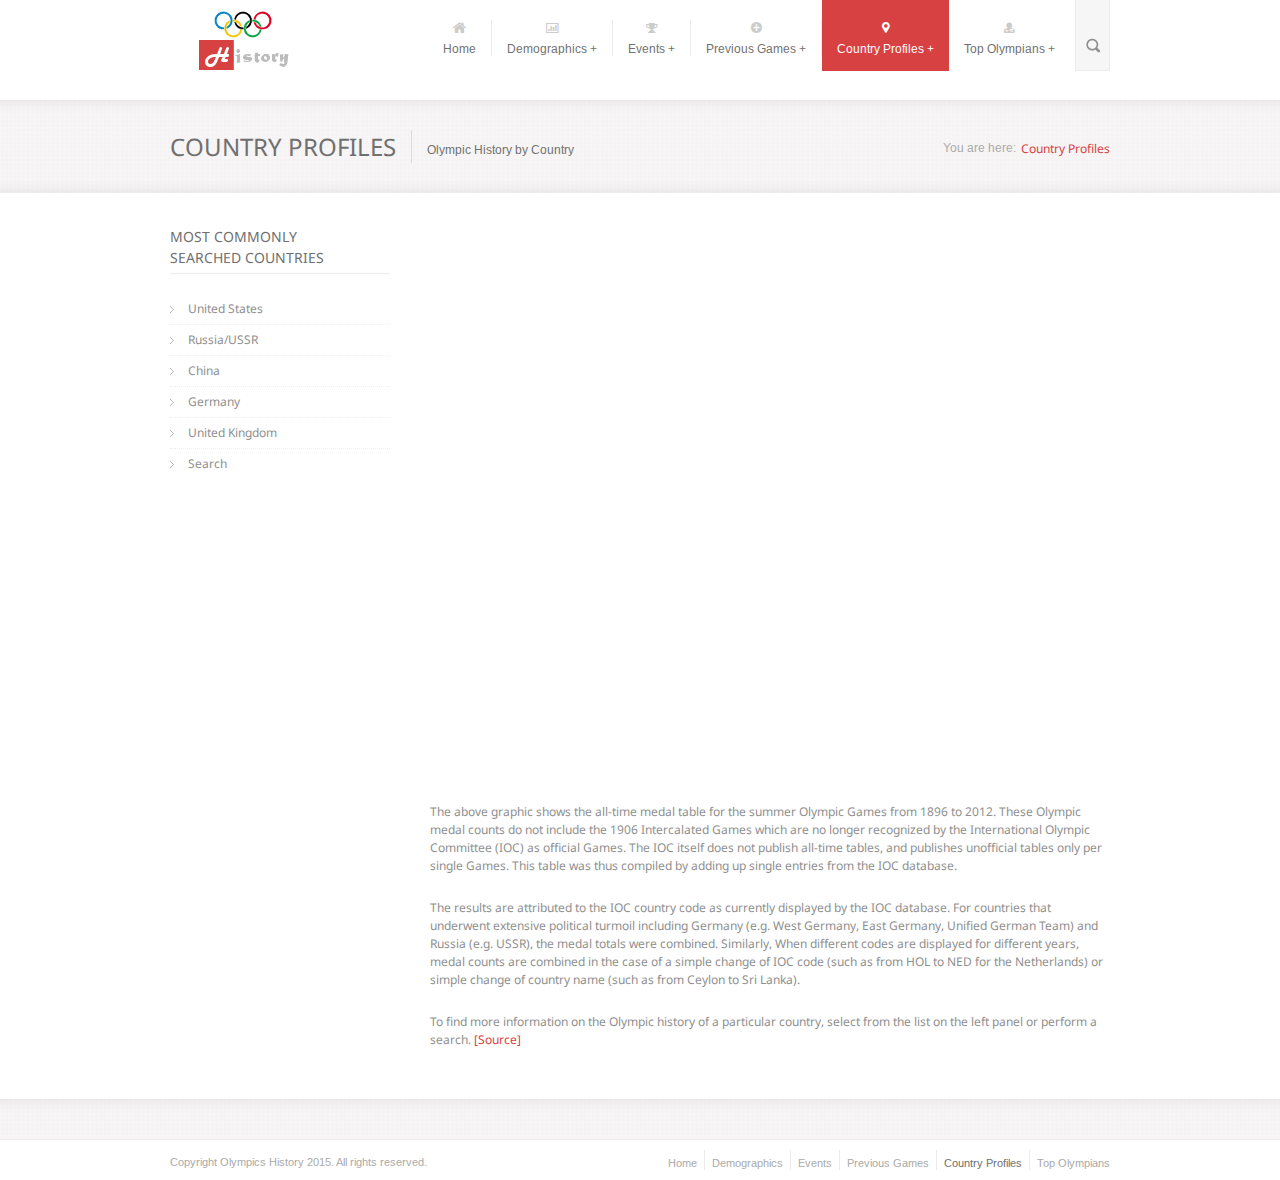
<file: Final_Project/country_profiles.html>
<!DOCTYPE html>
<html>
    <head>
        <meta charset="UTF-8">
        <title>Olympics History - Country Profiles</title>
        <meta name="description" content="Multipurpose Responsive Site Theme">
        <meta name="author" content="pixel-industry">
        <meta name="viewport" content="initial-scale=1, maximum-scale=1">
        <meta name="viewport" content="width=device-width">
        
        <!-- favicon -->
        <link rel="shortcut icon" type="image/x-icon" href="favicon.ico" />
        <link rel="icon" type="image/x-icon" href="favicon.ico" />

        <!-- stylesheets -->

        <link rel="stylesheet" href="css/basic.css" />
        <link rel="stylesheet" href="css/style.css" />

        <!-- navigation icons using "font awesome" -->
        <link rel="stylesheet" href="Font-Awesome/css/font-awesome.css" />

        <!-- google web fonts -->
        <link href='http://fonts.googleapis.com/css?family=Arimo' rel='stylesheet' type='text/css'>
        <link href='http://fonts.googleapis.com/css?family=Droid+Sans:400,700' rel='stylesheet' type='text/css'>
        <link href='http://fonts.googleapis.com/css?family=Droid+Serif:400,700,400italic,700italic' rel='stylesheet' type='text/css'>

        <!-- js files -->
        <script  src="js/jquery-1.7.2.js"></script> <!-- jQuery 1.7.2 -->
        <script  src="js/jquery.placeholder.min.js"></script><!-- jQuery placeholder fix for old browsers -->
        <script  src="js/socialstream.jquery.js"></script> <!-- Social Networks Feeds -->
        <script  src="js/jquery.tweetscroll.js"></script> <!-- jQuery tweetscroll plugin -->
        <script  src="js/jquery.carouFredSel-6.0.0-packed.js"></script><!-- CarouFredSel carousel plugin -->
        <script  src="js/include.js"></script> <!-- jQuery custom options -->
        
        <!--[if (gte IE 6)&(lte IE 8)]>
            <script type="text/javascript" src="js/selectivizr.js"></script>
        <![endif]-->
        <!--[if lt IE 9]>
            <script src="js/html5shiv.js"></script>
        <![endif]-->
    </head>

    <body>
        <!-- header start -->
        <header id="header" class="clearfix">

            <!-- logo start -->
            <section id="logo">
                <a href="index.html">
                    <img src="img/logo2.png" alt="logo"/>
                </a>
            </section><!-- #logo end -->

            <!-- nav container start -->
            <section id="nav-container">

                 <!-- main navigation start  -->
                <nav id="nav">
                    <ul class="nav nav-list">
                        <li>
                            <a href="index.html">
                                <i class="icon-nav icon-home"></i>
                                Home
                            </a>
                        </li>
                        <li>
                            <a href="#">
                                <i class="icon-nav icon-bar-chart"></i>
                                Demographics +</a>
                            <ul>
                                <li><a href="geopolitics.html">Geopolitics</a></li>
                                <li><a href="economics.html">Economics</a></li>
                                <li><a href="population.html">Population</a></li>
                            </ul>
                        </li>
                        <li>
                            <a href="events.html">
                                <i class="icon-nav icon-trophy"></i>
                                Events +</a>
                            <ul>
                                <li><a href="#">Track &amp; Field / Running</a></li>
                                <li><a href="#">Aquatics</a></li>
                                <li><a href="#">Boating/Rowing</a></li>
                                <li><a href="#">Martial Arts</a></li>
                                <li><a href="#">Gymnastics</a></li>
                                <li><a href="#">Tug of War</a></li>
                                <li><a href="#">More...</a></li>
                            </ul>
                        </li>
                        <li>
                            <a href="previous_games.html">
                                <i class="icon-nav icon-plus-sign"></i>
                                Previous Games +</a>
                            <ul>
                                <li><a href="london2012.html">2012 - London</a></li>
                                <li><a href="#">2008 - Beijing</a></li>
                                <li><a href="#">2004 - Athens</a></li>
                                <li><a href="#">2000 - Sydney</a></li>
                                <li><a href="#">1996 - Atlanta</a></li>
                                <li><a href="#">More...</a></li>
                            </ul>
                        </li>
                        <li class="active">
                            <a href="country_profiles.html" class="active">
                                <i class="icon-nav icon-map-marker"></i>
                                Country Profiles +</a>
                            <ul>
                                <li><a href="united_states.html">United States</a></li>
                                <li><a href="#">Russia/USSR</a></li>
                                <li><a href="#">China</a></li>
                                <li><a href="#">Germany</a></li>
                                <li><a href="#">United Kingdom</a></li>
                                <li><a href="#">More...</a></li>
                            </ul>
                        </li>
                        <li>
                            <a href="#">
                                <i class="icon-nav icon-user-md"></i>
                                Top Olympians +</a>
                            <ul>
                                <li><a href="michaelphelps.html">Michael Phelps</a></li>
                                <li><a href="#">Larisa Latynina</a></li>
                                <li><a href="#">Paavo Nurmi</a></li>
                                <li><a href="#">Mark Spitz</a></li>
                                <li><a href="#">Carl Lewis</a></li>
                                <li><a href="#">More...</a></li>
                            </ul>
                        </li>
                    </ul> 
                </nav><!-- main navigation end -->
               <!-- responsive navigation start -->
                <select id="nav-responsive">
                    <option selected="" value="">Site Navigation...</option>

                    <option value="index.html">Home</option>

                    <option value="">Portfolio</option>
                    <option value="geopolitics.html">- Geopolitics</option>
                    <option value="economics.html">- Economics</option>
                    <option value="population.html">- Population</option>

                    <option value="events.html">Events</option>
                    <option value="#">- Track and Field/Running</option>
                    <option value="#">- Aquatics</option>
                    <option value="#">- Boating/Rowing</option>
                    <option value="#">- Martial Arts</option>
                    <option value="#">- Gymnastics</option>
                    <option value="#">- Tug of War</option>
                    <option value="#">- More...</option>

                    <option value="previous_games.html">Previous Games</option>
                    <option value="london2012.html">- 2012 - London</option>
                    <option value="#">- 2008 - Beijing</option>
                    <option value="#">- 2004 - Athens</option>
                    <option value="#">- 2000 - Sydney</option>
                    <option value="#">- 1996 - Atlanta</option>
                    <option value="#">- More...</option>

                    <option value="country_profiles.html">Country Profiles</option>
                    <option value="united_states.html">- Uunited States</option>
                    <option value="#">- Russia/USSR</option>
                    <option value="#">- China</option>
                    <option value="#">- Germany</option>
                    <option value="#">- United Kingdom</option>
                    <option value="#">- More...</option>

                    <option value="">Top Olympians</option>
                    <option value="michaelphelps.html">- Michael Phelps</option>
                    <option value="">- Larisa Latynina</option>
                    <option value="">- Paavo Nurmi</option>
                    <option value="">- Mark Spitz</option>
                    <option value="">- Carl Lewis</option>
                    <option value="">- More</option>

                </select> <!-- responsive navigation end -->

            </section><!-- nav container end -->

            <!-- search start -->
            <section id="search">
                <form action="#" method="get">
                    <input id="search-submit" type="submit" />
                    <input id="search-bkg" type="text" placeholder="Type and press enter.." />                   
                </form>
            </section><!-- search end -->

        </header><!-- header end -->

        <!-- page-title start-->
        <section class="page-title-container">

            <!-- top shadow on container -->
            <div class="shadow-top"></div>

            <section class="page-title">
                <div class="title">
                    <h1>Country Profiles</h1>
                    <p>Olympic History by Country</p>
                </div>

                <ul class="breadcrumbs">
                    <li>
                        You are here:
                    </li>
                    <li class="active">
                        <a href="country_profiles.html">Country Profiles</a>
                    </li>
                </ul>                        
            </section>

            <div class="shadow-bottom"></div>
        </section>

        <!-- content start -->
        <div id="content-wrapper">

            <div class="container_12">

                <aside class="grid_3 aside left">

                    <ul class="aside-widgets">

                        <li class="categories">
                            <h5>Most Commonly<br>Searched Countries</h5>
                            <ul class="arrow-list">
                                <li><a href="united_states.html">United States</a></li>
                                <li><a href="#">Russia/USSR</a></li>
                                <li><a href="#">China</a></li>
                                <li><a href="#">Germany</a></li>
                                <li><a href="#">United Kingdom</a></li>
                                <li><a href="#">Search</a></li>
                            </ul>
                        </li><!-- categories widget end -->
                    </ul><!-- sidebar widgets end -->
                </aside><!-- sidebar end -->

                <article class="grid_9 content-sidebar-left">
                    <script type='text/javascript' src='https://public.tableau.com/javascripts/api/viz_v1.js'></script><div class='tableauPlaceholder' style='width: 750px; height: 580px;'><noscript><a href='#'><img alt='Total Summer Olympic Medals Won ' src='https:&#47;&#47;public.tableau.com&#47;static&#47;images&#47;CS&#47;CS235FinalProject-ZaydTableauWorkbook&#47;MedalsByCountry&#47;1_rss.png' style='border: none' /></a></noscript><object class='tableauViz' width='734' height='569' style='display:none;'><param name='host_url' value='https%3A%2F%2Fpublic.tableau.com%2F' /> <param name='site_root' value='' /><param name='name' value='CS235FinalProject-ZaydTableauWorkbook&#47;MedalsByCountry' /><param name='tabs' value='no' /><param name='toolbar' value='yes' /><param name='static_image' value='https:&#47;&#47;public.tableau.com&#47;static&#47;images&#47;CS&#47;CS235FinalProject-ZaydTableauWorkbook&#47;MedalsByCountry&#47;1.png' /> <param name='animate_transition' value='yes' /><param name='display_static_image' value='yes' /><param name='display_spinner' value='yes' /><param name='display_overlay' value='yes' /><param name='display_count' value='yes' /><param name='showVizHome' value='no' /><param name='showTabs' value='y' /><param name='bootstrapWhenNotified' value='true' /></object></div>

					<p>
						The above graphic shows the all-time medal table for the 
						summer Olympic Games from 1896 to 2012. These Olympic medal 
						counts do not include the 1906 Intercalated Games which are 
						no longer recognized by the International Olympic Committee 
						(IOC) as official Games. The IOC itself does not publish 
						all-time tables, and publishes unofficial tables only 
						per single Games. This table was thus compiled by adding up 
						single entries from the IOC database.
					</p>
					<br>
					<p>
						The results are attributed to the IOC country code as currently 
						displayed by the IOC database. For countries that underwent
						extensive political turmoil including Germany (e.g. West Germany,
						East Germany, Unified German Team) and Russia (e.g. USSR), the medal
						totals were combined.  Similarly, When different codes are displayed 
						for different years, medal counts are combined in the case of a simple 
						change of IOC code (such as from HOL to NED for the Netherlands) or 
						simple change of country name (such as from Ceylon to Sri Lanka).
					</p>
					<br>
					<p>
						To find more information on the Olympic history of a particular country,
						select from the list on the left panel or perform a search. <a style="color:#d74142" href="http://en.wikipedia.org/wiki/All-time_Olympic_Games_medal_table"> [Source]</a>
					</p>

                </article><!-- .content-sidebar-left end -->
            </div><!-- container_12 end -->
        </div><!-- content wrapper end -->


        <!-- footer wrapper start -->
        <div id="footer-wrapper">

            <div class="shadow-top"></div>

            <footer id="footer" class="container_12">

            </footer><!-- footer end -->

            <!-- copyright container start -->
            <section class="copyright-container">

                <div class="copyright container_12">
                    <p>
                        Copyright Olympics History 2015. All rights reserved.
                    </p>

                    <ul class="breadcrumbs">
                        <li>
                            <a href="index.html">Home</a>
                        </li>
                        <li>
                            <a href="geopolitics.html">Demographics</a>
                        <li>
                            <a href="events.html">Events</a>
                        </li>
                        <li>
                            <a href="previous_games.html">Previous Games</a>
                        </li>
                        <li class="active">
                            <a href="country_profiles.html">Country Profiles</a>
                        </li>
                        <li>
                            <a href="michaelphelps.html">Top Olympians</a>
                        </li>
                    </ul> 
                </div>
            </section><!-- copyright container end -->
        </div><!-- footer wrapper end -->

        <script>
            $('.tweets-list-container').tweetscroll({
                username: 'pixel_industry', 
                time: true, 
                limit: 11, 
                replies: true, 
                position: 'append',
                date_format: 'style2',
                animation: 'slide_up',
                visible_tweets: 2
            });
            
            $("#foo3").carouFredSel({
                items: 1,
                auto: true,
                scroll: 1,
                pagination  : "#foo3_pag"
            });
            
            //placeholder fix
            $('input[placeholder], textarea[placeholder]').placeholder();
        </script>
    </body>
</html>
</file>
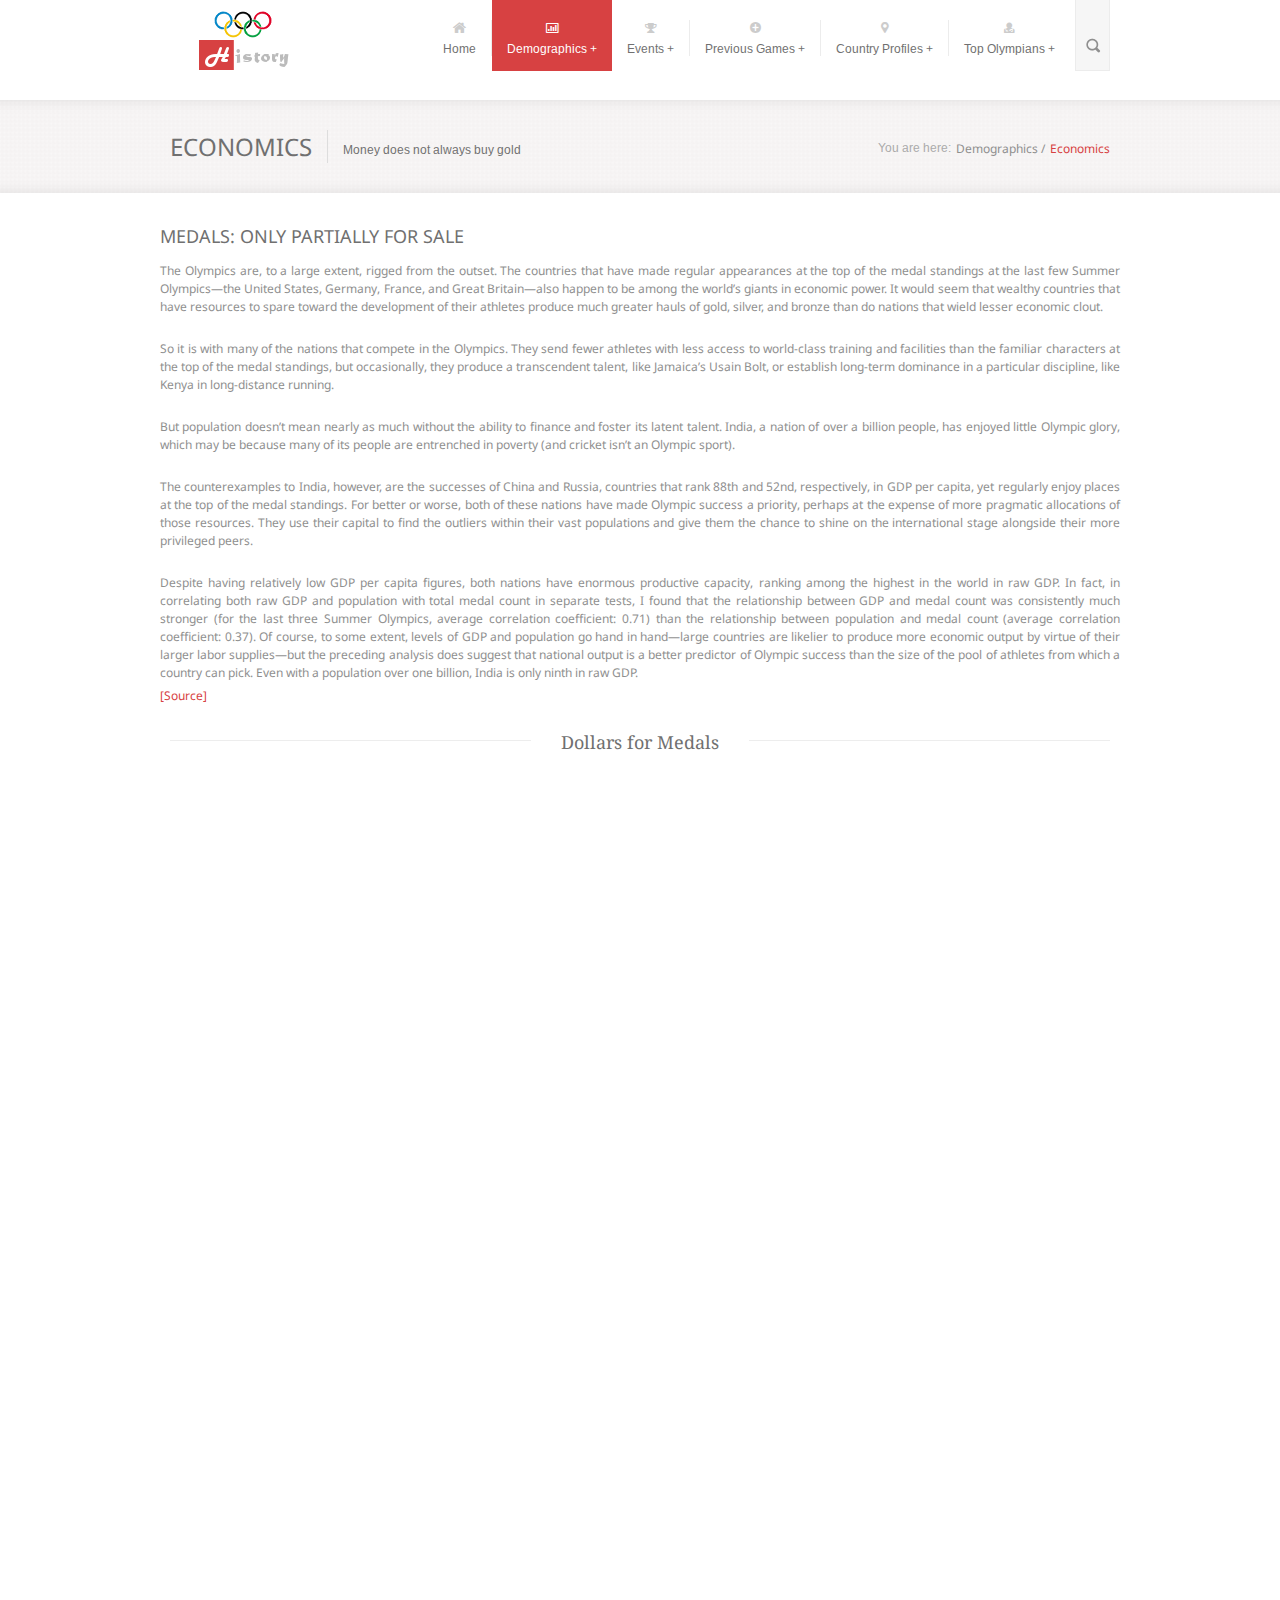
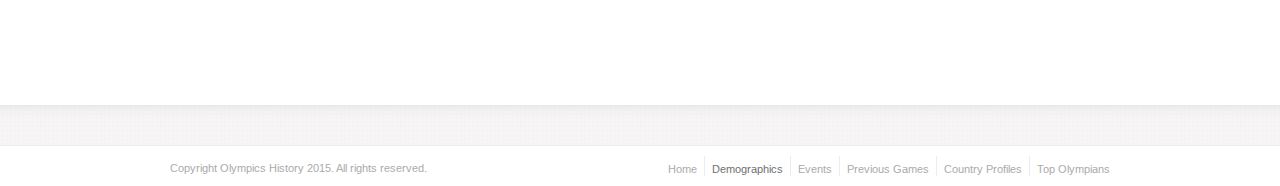
<file: Final_Project/economics.html>
<!DOCTYPE html>
<html>
    <head>
        <meta charset="UTF-8">
        <title>Demographics - Economics</title>
        <meta name="description" content="Olympics Facts">
        <meta name="author" content="Team Thundercats">
        <meta name="viewport" content="initial-scale=1, maximum-scale=1">
        <meta name="viewport" content="width=device-width">

        <!-- favicon -->
        <link rel="shortcut icon" type="image/x-icon" href="favicon.ico" />
        <link rel="icon" type="image/x-icon" href="favicon.ico" />

        <!-- stylesheets -->
        <link rel="stylesheet" href="css/basic.css" />
        <link rel="stylesheet" href="css/style.css" />
        <link rel="stylesheet" href="css/nivo-slider.css" />
        <link rel="stylesheet" href="css/prettyPhoto.css" />

        <!--[if IE 8]>
            <link rel="stylesheet" href="css/ie8.css" media="screen" />
        <![endif]-->

        <!-- navigation icons using "font awesome" -->
        <link rel="stylesheet" href="Font-Awesome/css/font-awesome.css" />

        <!-- google web fonts -->
        <link href='http://fonts.googleapis.com/css?family=Arimo' rel='stylesheet' type='text/css'>
        <link href='http://fonts.googleapis.com/css?family=Droid+Sans:400,700' rel='stylesheet' type='text/css'>
        <link href='http://fonts.googleapis.com/css?family=Droid+Serif:400,700,400italic,700italic' rel='stylesheet' type='text/css'>
        <link href='http://fonts.googleapis.com/css?family=Oswald:400,700,300' rel='stylesheet' type='text/css'>

        <!-- js files -->
        <script  src="js/jquery-1.7.2.js"></script> <!-- jQuery 1.7.2 -->
        <script  src="js/jquery.placeholder.min.js"></script><!-- jQuery placeholder fix for old browsers -->
        <script  src="js/jquery.nivo.slider.js"></script><!-- nivo slider -->
        <script  src="js/portfolio.js"></script> <!-- portfolio custom options -->
        <script  src="js/jquery.prettyPhoto.js"></script><!-- prettyPhoto -->
        <script  src="js/jquery.tweetscroll.js"></script> <!-- jQuery tweetscroll plugin -->
        <script  src="js/socialstream.jquery.js"></script> <!-- Social Networks Feeds -->
        <script  src="js/jquery.carouFredSel-6.0.0-packed.js"></script><!-- CarouFredSel carousel plugin -->
        <script  src="js/include.js"></script> <!-- jQuery custom options -->

        <!--[if (gte IE 6)&(lte IE 8)]>
            <script type="text/javascript" src="js/selectivizr.js"></script>
        <![endif]-->
        <!--[if lt IE 9]>
            <script src="js/html5shiv.js"></script>
        <![endif]-->
    </head>

    <body>
        <!-- header start -->
        <header id="header" class="clearfix">

            <!-- logo start -->
            <section id="logo">
                <a href="index.html">
                    <img src="img/logo2.png" alt="logo"/>
                </a>
            </section><!-- #logo end -->

            <!-- nav container start -->
            <section id="nav-container">

                <!-- main navigation start  -->
                <nav id="nav">
                    <ul class="nav nav-list">
                        <li>
                            <a href="index.html">
                                <i class="icon-nav icon-home"></i>
                                Home
                            </a>
                        </li>
                        <li class="active">
                            <a href="#" class="active">
                                <i class="icon-nav icon-bar-chart"></i>
                                Demographics +</a>
                            <ul>
                                <li><a href="geopolitics.html">Geopolitics</a></li>
                                <li><a href="economics.html">Economics</a></li>
                                <li><a href="population.html">Population</a></li>
                            </ul>
                        </li>
                        <li>
                            <a href="events.html">
                                <i class="icon-nav icon-trophy"></i>
                                Events +</a>
                            <ul>
                                <li><a href="#">Track &amp; Field / Running</a></li>
                                <li><a href="#">Aquatics</a></li>
                                <li><a href="#">Boating / Rowing</a></li>
                                <li><a href="#">Martial Arts</a></li>
                                <li><a href="#">Gymnastics</a></li>
                                <li><a href="#">Tug of War</a></li>
                                <li><a href="#">More...</a></li>
                            </ul>
                        </li>
                        <li>
                            <a href="previous_games.html">
                                <i class="icon-nav icon-plus-sign"></i>
                                Previous Games +</a>
                            <ul>
                                <li><a href="london2012.html">2012 - London</a></li>
                                <li><a href="#">2008 - Beijing</a></li>
                                <li><a href="#">2004 - Athens</a></li>
                                <li><a href="#">2000 - Sydney</a></li>
                                <li><a href="#">1996 - Atlanta</a></li>
                                <li><a href="#">More...</a></li>
                            </ul>
                        </li>
                        <li>
                            <a href="country_profiles.html">
                                <i class="icon-nav icon-map-marker"></i>
                                Country Profiles +</a>
                            <ul>
                                <li><a href="united_states.html">United States</a></li>
                                <li><a href="#">Russia/USSR</a></li>
                                <li><a href="#">China</a></li>
                                <li><a href="#">Germany</a></li>
                                <li><a href="#">United Kingdom</a></li>
                                <li><a href="#">More...</a></li>
                            </ul>
                        </li>
                        <li>
                            <a href="#">
                                <i class="icon-nav icon-user-md"></i>
                                Top Olympians +</a>
                            <ul>
                                <li><a href="michaelphelps.html">Michael Phelps</a></li>
                                <li><a href="#">Larisa Latynina</a></li>
                                <li><a href="#">Paavo Nurmi</a></li>
                                <li><a href="#">Mark Spitz</a></li>
                                <li><a href="#">Carl Lewis</a></li>
                                <li><a href="#">More...</a></li>
                            </ul>
                        </li>
                    </ul> 
                </nav><!-- main navigation end -->

               <!-- responsive navigation start -->
                <select id="nav-responsive">
                    <option selected="" value="">Site Navigation...</option>

                    <option value="index.html">Home</option>

                    <option value="">Portfolio</option>
                    <option value="geopolitics.html">- Geopolitics</option>
                    <option value="economics.html">- Economics</option>
                    <option value="population.html">- Population</option>

                    <option value="events.html">Events</option>
                    <option value="#">- Track and Field/Running</option>
                    <option value="#">- Aquatics</option>
                    <option value="#">- Boating / Rowing</option>
                    <option value="#">- Martial Arts</option>
                    <option value="#">- Gymnastics</option>
                    <option value="#">- Tug of War</option>
                    <option value="#">- More...</option>

                    <option value="previous_games.html">Previous Games</option>
                    <option value="london2012.html">- 2012 - London</option>
                    <option value="#">- 2008 - Beijing</option>
                    <option value="#">- 2004 - Athens</option>
                    <option value="#">- 2000 - Sydney</option>
                    <option value="#">- 1996 - Atlanta</option>
                    <option value="#">- More...</option>

                    <option value="country_profiles.html">Country Profiles</option>
                    <option value="united_states.html">- Uunited States</option>
                    <option value="#">- Russia/USSR</option>
                    <option value="#">- China</option>
                    <option value="#">- Germany</option>
                    <option value="#">- United Kingdom</option>
                    <option value="#">- More...</option>

                    <option value="">Top Olympians</option>
                    <option value="michaelphelps.html">- Michael Phelps</option>
                    <option value="">- Larisa Latynina</option>
                    <option value="">- Paavo Nurmi</option>
                    <option value="">- Mark Spitz</option>
                    <option value="">- Carl Lewis</option>
                    <option value="">- More</option>

                </select> <!-- responsive navigation end -->

            </section><!-- nav container end -->

            <!-- search start -->
            <section id="search">
                <form action="#" method="get">
                    <input id="search-submit" type="submit" />
                    <input id="search-bkg" type="text" placeholder="Type and press enter.." />                   
                </form>
            </section><!-- search end -->

        </header><!-- header end -->
        
        <!-- page-title start-->
        <section class="page-title-container">

            <!-- top shadow on container -->
            <div class="shadow-top"></div>

            <section class="page-title">
                <div class="title">
                    <h1>Economics</h1>
                    <p>Money does not always buy gold</p>
                </div>

                <ul class="breadcrumbs">
                    <li>
                        You are here:
                    </li>
                    <li>
                        <a href="#">Demographics  / </a>
                    </li>
                    <li class="active">
                        <a href="economics.html">Economics</a>
                    </li>
                </ul>                        
            </section>

            <div class="shadow-bottom"></div>
        </section>

        <!-- content start -->
        <div id="content-wrapper">

            <div class="container_12">

                    <h3>Medals: Only Partially for Sale</h3>

					<p align="justify">
						The Olympics are, to a large extent, rigged from the outset. The countries 
						that have made regular appearances at the top of the medal standings at the 
						last few Summer Olympics—the United States, Germany, France, and Great 
						Britain—also happen to be among the world’s giants in economic power. It 
						would seem that wealthy countries that have resources to spare toward the 
						development of their athletes produce much greater hauls of gold, silver, 
						and bronze than do nations that wield lesser economic clout.
					</p>
					<br>
					<p align="justify">
						So it is with many of the nations that compete in the Olympics. They send 
						fewer athletes with less access to world-class training and facilities than 
						the familiar characters at the top of the medal standings, but occasionally, 
						they produce a transcendent talent, like Jamaica’s Usain Bolt, or establish 
						long-term dominance in a particular discipline, like Kenya in long-distance running.
					</p>
					<br>
					<p align="justify">
						But population doesn’t mean nearly as much without the ability to finance and foster 
						its latent talent. India, a nation of over a billion people, has enjoyed little Olympic 
						glory, which may be because many of its people are entrenched in poverty (and cricket 
						isn’t an Olympic sport).
					</p>
					<br>
					<p align="justify">
						The counterexamples to India, however, are the successes of China and Russia, 
						countries that rank 88th and 52nd, respectively, in GDP per capita, yet regularly 
						enjoy places at the top of the medal standings. For better or worse, both of these 
						nations have made Olympic success a priority, perhaps at the expense of more pragmatic 
						allocations of those resources. They use their capital to find the outliers within 
						their vast populations and give them the chance to shine on the international stage 
						alongside their more privileged peers.
					</p>
					<br>
					<p align="justify">
						Despite having relatively low GDP per capita figures, both nations have enormous 
						productive capacity, ranking among the highest in the world in raw GDP. In fact, 
						in correlating both raw GDP and population with total medal count in separate tests, 
						I found that the relationship between GDP and medal count was consistently much stronger 
						(for the last three Summer Olympics, average correlation coefficient: 0.71) than the 
						relationship between population and medal count (average correlation coefficient: 0.37). 
						Of course, to some extent, levels of GDP and population go hand in hand—large countries 
						are likelier to produce more economic output by virtue of their larger labor supplies—but 
						the preceding analysis does suggest that national output is a better predictor of Olympic 
						success than the size of the pool of athletes from which a country can pick. Even with 
						a population over one billion, India is only ninth in raw GDP.
					</p>
                    <a style="color:#d74142" href="http://harvardsportsanalysis.org/2012/07/winning-golds-without-gold-an-economic-analysis-of-the-medal-standings/">[Source]</a>
					<br>
					<br>
                <article class="grid_12">
                    <!-- team title -->
                    <div class="divider-with-title">                    
                        <div class="title">
                            <h1>Dollars for Medals</h1>
                        </div>
                    </div><!-- team title end -->

                    <article class="grid_3 alpha team">
 						<script type='text/javascript' src='https://public.tableau.com/javascripts/api/viz_v1.js'></script><div class='tableauPlaceholder' style='width: 944px; height: 869px;'><noscript><a href='#'><img alt='GDP Per Medal Dashboard ' src='https:&#47;&#47;public.tableau.com&#47;static&#47;images&#47;CS&#47;CS235FinalProject-ZaydTableauWorkbook&#47;GDPPerMedalDashboard&#47;1_rss.png' style='border: none' /></a></noscript><object class='tableauViz' width='944' height='869' style='display:none;'><param name='host_url' value='https%3A%2F%2Fpublic.tableau.com%2F' /> <param name='site_root' value='' /><param name='name' value='CS235FinalProject-ZaydTableauWorkbook&#47;GDPPerMedalDashboard' /><param name='tabs' value='no' /><param name='toolbar' value='yes' /><param name='static_image' value='https:&#47;&#47;public.tableau.com&#47;static&#47;images&#47;CS&#47;CS235FinalProject-ZaydTableauWorkbook&#47;GDPPerMedalDashboard&#47;1.png' /> <param name='animate_transition' value='yes' /><param name='display_static_image' value='yes' /><param name='display_spinner' value='yes' /><param name='display_overlay' value='yes' /><param name='display_count' value='yes' /><param name='showVizHome' value='no' /><param name='showTabs' value='y' /><param name='bootstrapWhenNotified' value='true' /></object></div>
                    </article><!-- team member end -->

                </article>

            </div><!-- container_12 end -->
        </div><!-- content wrapper end -->


        <!-- footer wrapper start -->
        <div id="footer-wrapper">

            <div class="shadow-top"></div>

            <footer id="footer" class="container_12">

            </footer><!-- footer end -->

            <!-- copyright container start -->
            <section class="copyright-container">

                <div class="copyright container_12">
                    <p>
                        Copyright Olympics History 2015. All rights reserved.
                    </p>

                    <ul class="breadcrumbs">
                        <li>
                            <a href="index.html">Home</a>
                        </li>
                        <li class="active">
                            <a href="geopolitics.html">Demographics</a>
                        <li>
                            <a href="events.html">Events</a>
                        </li>
                        <li>
                            <a href="previous_games.html">Previous Games</a>
                        </li>
                        <li>
                            <a href="country_profiles.html">Country Profiles</a>
                        </li>
                        <li>
                            <a href="michaelphelps.html">Top Olympians</a>
                        </li>
                    </ul> 
                </div>
            </section><!-- copyright container end -->


        <script>
            $("#foo3").carouFredSel({
                items: 1,
                auto: true,
                scroll: 1,
                pagination  : "#foo3_pag"
            });
            
            //placeholder fix
            $('input[placeholder], textarea[placeholder]').placeholder();
        </script>
    </body>
</html>
</file>
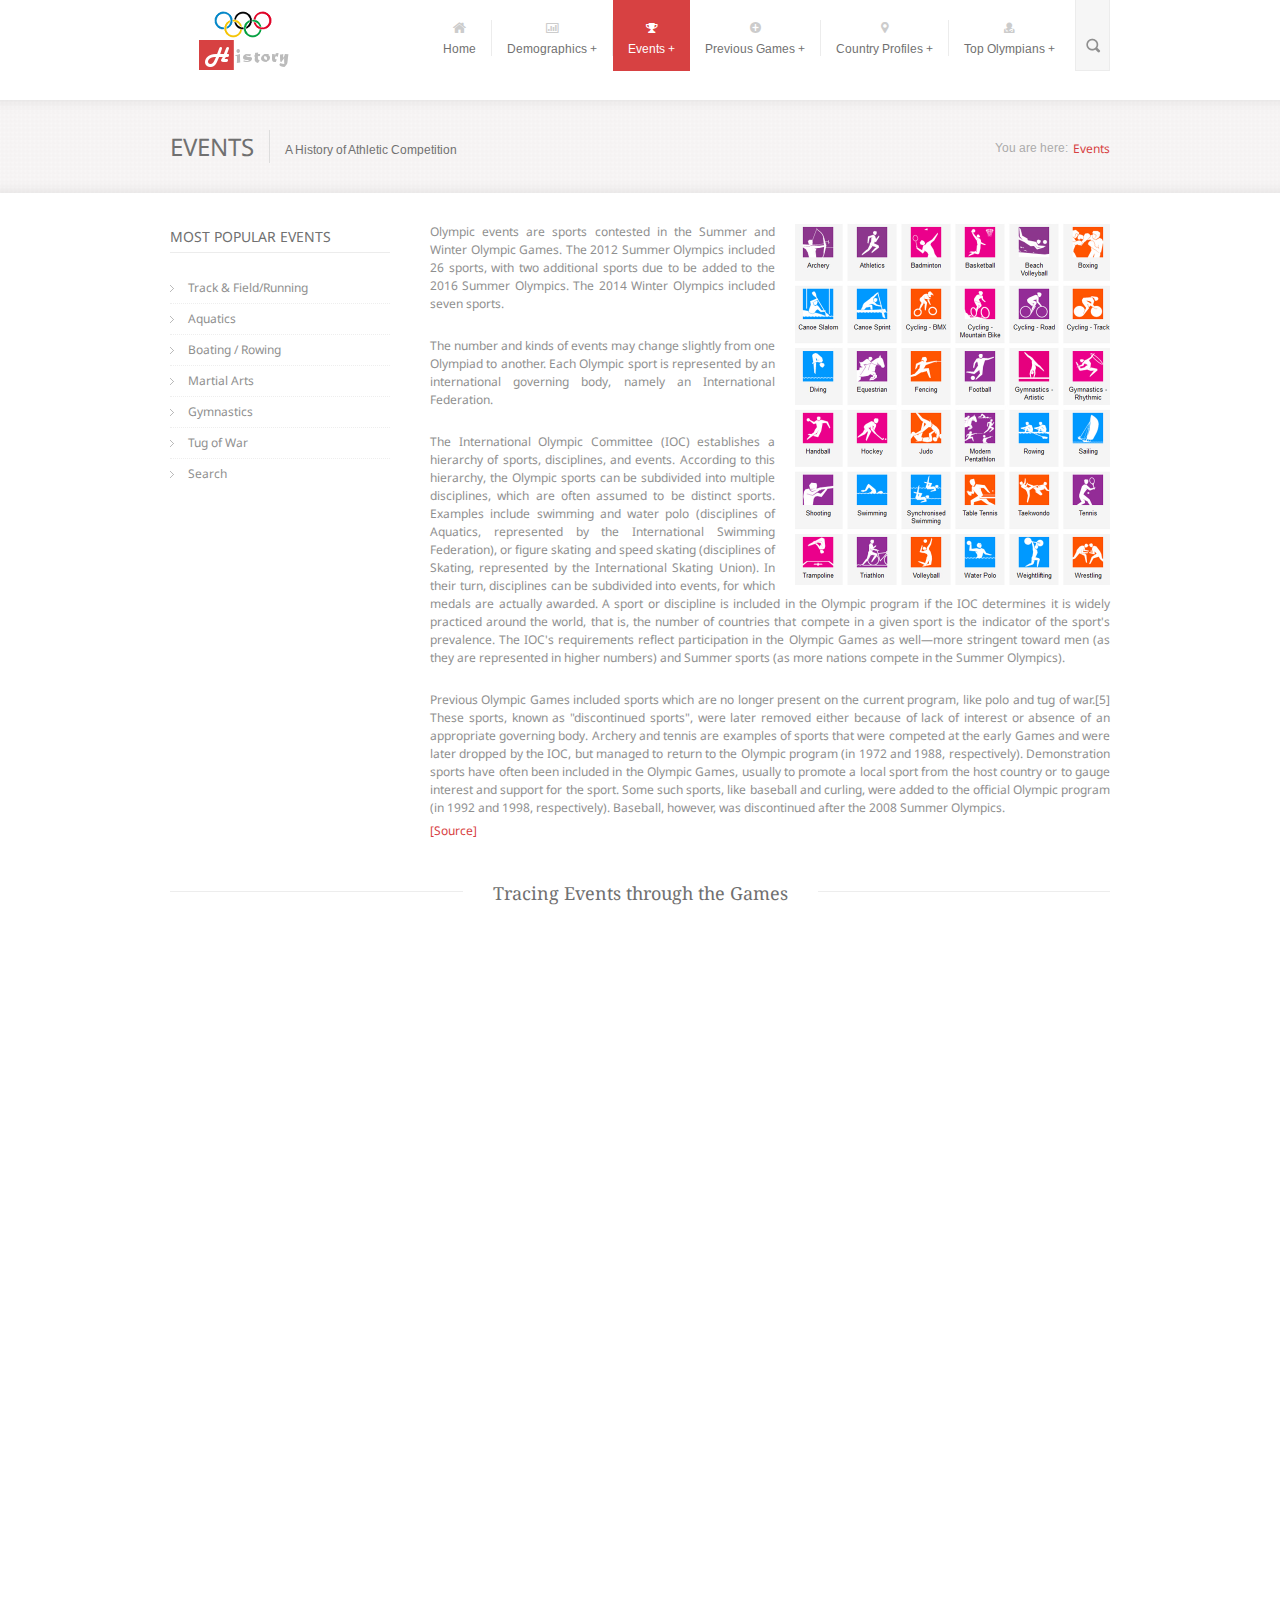
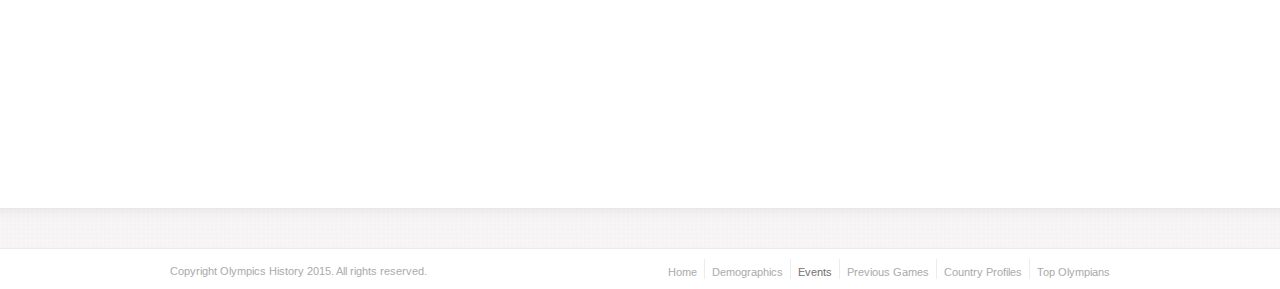
<file: Final_Project/events.html>
<!DOCTYPE html>
<html>
    <head>
        <meta charset="UTF-8">
        <title>Olympics History - Events</title>
        <meta name="description" content="Multipurpose Responsive Site Theme">
        <meta name="author" content="pixel-industry">
        <meta name="viewport" content="initial-scale=1, maximum-scale=1">
        <meta name="viewport" content="width=device-width">
        
        <!-- favicon -->
        <link rel="shortcut icon" type="image/x-icon" href="favicon.ico" />
        <link rel="icon" type="image/x-icon" href="favicon.ico" />

        <!-- stylesheets -->

        <link rel="stylesheet" href="css/basic.css" />
        <link rel="stylesheet" href="css/style.css" />

        <!-- navigation icons using "font awesome" -->
        <link rel="stylesheet" href="Font-Awesome/css/font-awesome.css" />

        <!-- google web fonts -->
        <link href='http://fonts.googleapis.com/css?family=Arimo' rel='stylesheet' type='text/css'>
        <link href='http://fonts.googleapis.com/css?family=Droid+Sans:400,700' rel='stylesheet' type='text/css'>
        <link href='http://fonts.googleapis.com/css?family=Droid+Serif:400,700,400italic,700italic' rel='stylesheet' type='text/css'>

        <!-- js files -->
        <script  src="js/jquery-1.7.2.js"></script> <!-- jQuery 1.7.2 -->
        <script  src="js/jquery.placeholder.min.js"></script><!-- jQuery placeholder fix for old browsers -->
        <script  src="js/socialstream.jquery.js"></script> <!-- Social Networks Feeds -->
        <script  src="js/jquery.tweetscroll.js"></script> <!-- jQuery tweetscroll plugin -->
        <script  src="js/jquery.carouFredSel-6.0.0-packed.js"></script><!-- CarouFredSel carousel plugin -->
        <script  src="js/include.js"></script> <!-- jQuery custom options -->
        
        <!--[if (gte IE 6)&(lte IE 8)]>
            <script type="text/javascript" src="js/selectivizr.js"></script>
        <![endif]-->
        <!--[if lt IE 9]>
            <script src="js/html5shiv.js"></script>
        <![endif]-->
    </head>

    <body>
        <!-- header start -->
        <header id="header" class="clearfix">

            <!-- logo start -->
            <section id="logo">
                <a href="index.html">
                    <img src="img/logo2.png" alt="logo"/>
                </a>
            </section><!-- #logo end -->

            <!-- nav container start -->
            <section id="nav-container">

                 <!-- main navigation start  -->
                <nav id="nav">
                    <ul class="nav nav-list">
                        <li>
                            <a href="index.html">
                                <i class="icon-nav icon-home"></i>
                                Home
                            </a>
                        </li>
                        <li>
                            <a href="#">
                                <i class="icon-nav icon-bar-chart"></i>
                                Demographics +</a>
                            <ul>
                                <li><a href="geopolitics.html">Geopolitics</a></li>
                                <li><a href="economics.html">Economics</a></li>
                                <li><a href="population.html">Population</a></li>
                            </ul>
                        </li>
                        <li class="active">
                            <a href="events.html" class="active">
                                <i class="icon-nav icon-trophy"></i>
                                Events +</a>
                            <ul>
                                <li><a href="#">Track &amp; Field / Running</a></li>
                                <li><a href="#">Aquatics</a></li>
                                <li><a href="#">Boating / Rowing</a></li>
                                <li><a href="#">Martial Arts</a></li>
                                <li><a href="#">Gymnastics</a></li>
                                <li><a href="#">Tug of War</a></li>
                                <li><a href="#">More...</a></li>
                            </ul>
                        </li>
                        <li>
                            <a href="previous_games.html">
                                <i class="icon-nav icon-plus-sign"></i>
                                Previous Games +</a>
                            <ul>
                                <li><a href="london2012.html">2012 - London</a></li>
                                <li><a href="#">2008 - Beijing</a></li>
                                <li><a href="#">2004 - Athens</a></li>
                                <li><a href="#">2000 - Sydney</a></li>
                                <li><a href="#">1996 - Atlanta</a></li>
                                <li><a href="#">More...</a></li>
                            </ul>
                        </li>
                        <li>
                            <a href="country_profiles.html">
                                <i class="icon-nav icon-map-marker"></i>
                                Country Profiles +</a>
                            <ul>
                                <li><a href="united_states.html">United States</a></li>
                                <li><a href="#">Russia/USSR</a></li>
                                <li><a href="#">China</a></li>
                                <li><a href="#">Germany</a></li>
                                <li><a href="#">United Kingdom</a></li>
                                <li><a href="#">More...</a></li>
                            </ul>
                        </li>
                        <li>
                            <a href="#">
                                <i class="icon-nav icon-user-md"></i>
                                Top Olympians +</a>
                            <ul>
                                <li><a href="michaelphelps.html">Michael Phelps</a></li>
                                <li><a href="#">Larisa Latynina</a></li>
                                <li><a href="#">Paavo Nurmi</a></li>
                                <li><a href="#">Mark Spitz</a></li>
                                <li><a href="#">Carl Lewis</a></li>
                                <li><a href="#">More...</a></li>
                            </ul>
                        </li>
                    </ul> 
                </nav><!-- main navigation end -->
               <!-- responsive navigation start -->
                <select id="nav-responsive">
                    <option selected="" value="">Site Navigation...</option>

                    <option value="index.html">Home</option>

                    <option value="">Portfolio</option>
                    <option value="geopolitics.html">- Geopolitics</option>
                    <option value="economics.html">- Economics</option>
                    <option value="population.html">- Population</option>

                    <option value="events.html">Events</option>
                    <option value="#">- Track and Field/Running</option>
                    <option value="#">- Aquatics</option>
                    <option value="#">- Boating / Rowing</option>
                    <option value="#">- Martial Arts</option>
                    <option value="#">- Gymnastics</option>
                    <option value="#">- Tug of War</option>
                    <option value="#">- More...</option>

                    <option value="previous_games.html">Previous Games</option>
                    <option value="london2012.html">- 2012 - London</option>
                    <option value="#">- 2008 - Beijing</option>
                    <option value="#">- 2004 - Athens</option>
                    <option value="#">- 2000 - Sydney</option>
                    <option value="#">- 1996 - Atlanta</option>
                    <option value="#">- More...</option>

                    <option value="country_profiles.html">Country Profiles</option>
                    <option value="united_states.html">- Uunited States</option>
                    <option value="#">- Russia/USSR</option>
                    <option value="#">- China</option>
                    <option value="#">- Germany</option>
                    <option value="#">- United Kingdom</option>
                    <option value="#">- More...</option>

                    <option value="">Top Olympians</option>
                    <option value="michaelphelps.html">- Michael Phelps</option>
                    <option value="">- Larisa Latynina</option>
                    <option value="">- Paavo Nurmi</option>
                    <option value="">- Mark Spitz</option>
                    <option value="">- Carl Lewis</option>
                    <option value="">- More</option>

                </select> <!-- responsive navigation end -->

            </section><!-- nav container end -->

            <!-- search start -->
            <section id="search">
                <form action="#" method="get">
                    <input id="search-submit" type="submit" />
                    <input id="search-bkg" type="text" placeholder="Type and press enter.." />                   
                </form>
            </section><!-- search end -->

        </header><!-- header end -->

        <!-- page-title start-->
        <section class="page-title-container">

            <!-- top shadow on container -->
            <div class="shadow-top"></div>

            <section class="page-title">
                <div class="title">
                    <h1>Events</h1>
                    <p>A History of Athletic Competition</p>
                </div>

                <ul class="breadcrumbs">
                    <li>
                        You are here:
                    </li>
                    <li class="active">
                        <a href="events.html">Events</a>
                    </li>
                </ul>                        
            </section>

            <div class="shadow-bottom"></div>
        </section>

        <!-- content start -->
        <div id="content-wrapper">

            <div class="container_12">

                <aside class="grid_3 aside left">

                    <ul class="aside-widgets">

                        <li class="categories">
                            <h5>Most Popular Events</h5>
                            <ul class="arrow-list">
                                <li><a href="#">Track  &amp; Field/Running</a></li>
                                <li><a href="#">Aquatics</a></li>
                                <li><a href="#">Boating / Rowing</a></li>
                                <li><a href="#">Martial Arts</a></li>
                                <li><a href="#">Gymnastics</a></li>
                                <li><a href="#">Tug of War</a></li>
                                <li><a href="#">Search</a></li>
                            </ul>
                        </li><!-- categories widget end -->
                    </ul><!-- sidebar widgets end -->
                </aside><!-- sidebar end -->

                <article class="grid_9 content-sidebar-left">

					<p align="justify">
						<img src="img/OlympicEvents.jpeg" align="right" style="width:315px;height:362px; margin:0px 0px 10px 20px">
						
						Olympic events are sports contested in the Summer and Winter Olympic Games. The 2012 
						Summer Olympics included 26 sports, with two additional sports due to be added to the 
						2016 Summer Olympics. The 2014 Winter Olympics included seven sports.
					</p>
					<br>
					<p align="justify">
						The number and kinds of events may change slightly from one Olympiad to another. Each 
						Olympic sport is represented by an international governing body, namely an International 
						Federation.
					</p>
					<br>
					<p align="justify">
						The International Olympic Committee (IOC) establishes a hierarchy of sports, disciplines, 
						and events.  According to this hierarchy, the Olympic sports can be subdivided into multiple 
						disciplines, which are often assumed to be distinct sports. Examples include swimming and 
						water polo (disciplines of Aquatics, represented by the International Swimming Federation), 
						or figure skating and speed skating (disciplines of Skating, represented by the International 
						Skating Union). In their turn, disciplines can be subdivided into events, for which medals 
						are actually awarded. A sport or discipline is included in the Olympic program if the IOC 
						determines it is widely practiced around the world, that is, the number of countries that 
						compete in a given sport is the indicator of the sport's prevalence. The IOC's requirements 
						reflect participation in the Olympic Games as well—more stringent toward men (as they are 
						represented in higher numbers) and Summer sports (as more nations compete in the Summer Olympics).
					</p>
					<br>
					<p align="justify">
						Previous Olympic Games included sports which are no longer present on the current program, 
						like polo and tug of war.[5] These sports, known as "discontinued sports", were later removed 
						either because of lack of interest or absence of an appropriate governing body. Archery and 
						tennis are examples of sports that were competed at the early Games and were later dropped 
						by the IOC, but managed to return to the Olympic program (in 1972 and 1988, respectively).
						Demonstration sports have often been included in the Olympic Games, usually to promote a local 
						sport from the host country or to gauge interest and support for the sport. Some such sports, 
						like baseball and curling, were added to the official Olympic program (in 1992 and 1998, 
						respectively). Baseball, however, was discontinued after the 2008 Summer Olympics.
					</p>
                    <a style="color:#d74142" href="http://en.wikipedia.org/wiki/Olympic_sports">[Source]</a>
                </article><!-- .content-sidebar-left end -->
                
                <article class="grid_12">
                    <!-- team title -->
                    <div class="divider-with-title">                    
                        <div class="title">
                            <h1>Tracing Events through the Games</h1>
                        </div>
                    </div><!-- team title end -->

                    <article class="grid_3 alpha team">
 						<script type='text/javascript' src='https://public.tableau.com/javascripts/api/viz_v1.js'></script><div class='tableauPlaceholder' style='width: 944px; height: 821px;'><noscript><a href='#'><img alt='Events Dashboard ' src='https:&#47;&#47;public.tableau.com&#47;static&#47;images&#47;CS&#47;CS235FinalProject-ZaydTableauWorkbook&#47;EventsDashboard&#47;1_rss.png' style='border: none' /></a></noscript><object class='tableauViz' width='944' height='821' style='display:none;'><param name='host_url' value='https%3A%2F%2Fpublic.tableau.com%2F' /> <param name='site_root' value='' /><param name='name' value='CS235FinalProject-ZaydTableauWorkbook&#47;EventsDashboard' /><param name='tabs' value='no' /><param name='toolbar' value='yes' /><param name='static_image' value='https:&#47;&#47;public.tableau.com&#47;static&#47;images&#47;CS&#47;CS235FinalProject-ZaydTableauWorkbook&#47;EventsDashboard&#47;1.png' /> <param name='animate_transition' value='yes' /><param name='display_static_image' value='yes' /><param name='display_spinner' value='yes' /><param name='display_overlay' value='yes' /><param name='display_count' value='yes' /><param name='showVizHome' value='no' /><param name='showTabs' value='y' /><param name='bootstrapWhenNotified' value='true' /></object></div>
                    </article><!-- team member end -->

                </article>
            </div><!-- container_12 end -->
        </div><!-- content wrapper end -->


        <!-- footer wrapper start -->
        <div id="footer-wrapper">

            <div class="shadow-top"></div>

            <footer id="footer" class="container_12">

            </footer><!-- footer end -->

            <!-- copyright container start -->
            <section class="copyright-container">

                <div class="copyright container_12">
                    <p>
                        Copyright Olympics History 2015. All rights reserved.
                    </p>

                    <ul class="breadcrumbs">
                        <li>
                            <a href="index.html">Home</a>
                        </li>
                        <li>
                            <a href="geopolitics.html">Demographics</a>
                        <li class="active">
                            <a href="events.html">Events</a>
                        </li>
                        <li>
                            <a href="previous_games.html">Previous Games</a>
                        </li>
                        <li>
                            <a href="country_profiles.html">Country Profiles</a>
                        </li>
                        <li>
                            <a href="michaelphelps.html">Top Olympians</a>
                        </li>
                    </ul> 
                </div>
            </section><!-- copyright container end -->
        </div><!-- footer wrapper end -->

        <script>
            $('.tweets-list-container').tweetscroll({
                username: 'pixel_industry', 
                time: true, 
                limit: 11, 
                replies: true, 
                position: 'append',
                date_format: 'style2',
                animation: 'slide_up',
                visible_tweets: 2
            });
            
            $("#foo3").carouFredSel({
                items: 1,
                auto: true,
                scroll: 1,
                pagination  : "#foo3_pag"
            });
            
            //placeholder fix
            $('input[placeholder], textarea[placeholder]').placeholder();
        </script>
    </body>
</html>
</file>
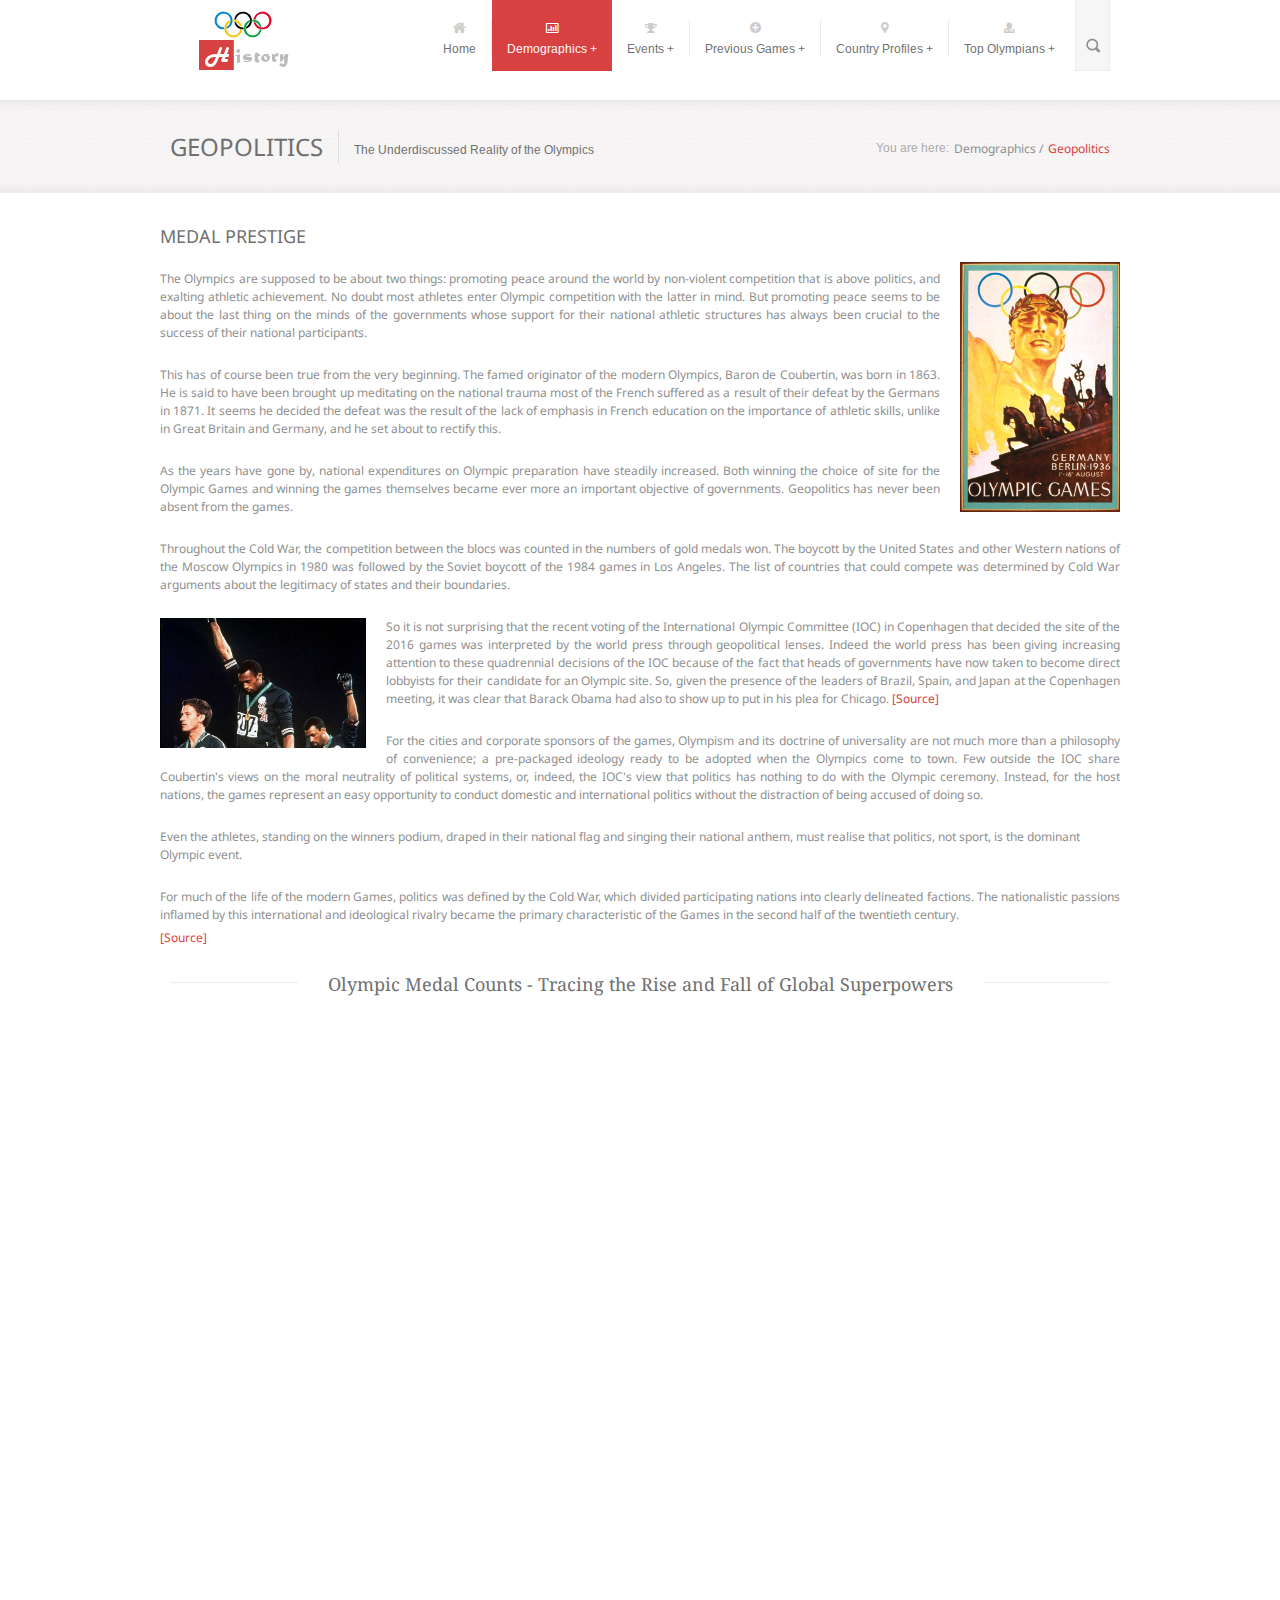
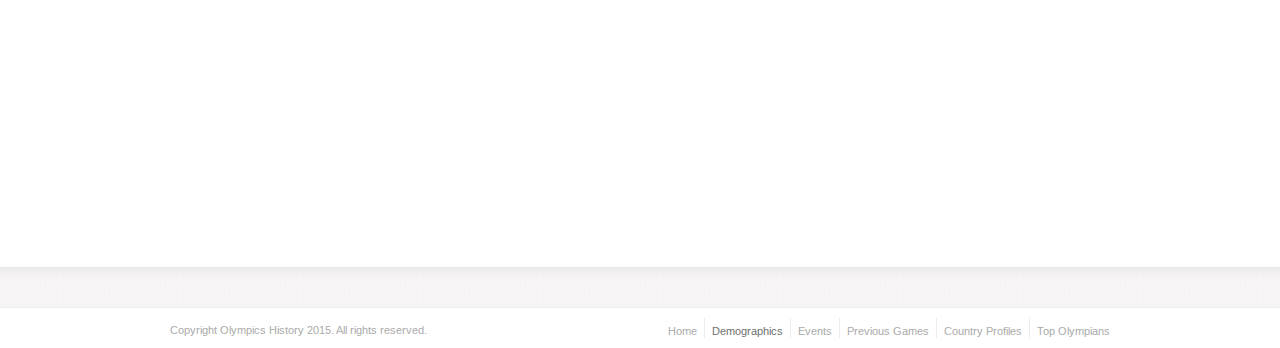
<file: Final_Project/geopolitics.html>
<!DOCTYPE html>
<html>
    <head>
        <meta charset="UTF-8">
        <title>Demographics - Geopolitics</title>
        <meta name="description" content="Olympics Facts">
        <meta name="author" content="Team Thundercats">
        <meta name="viewport" content="initial-scale=1, maximum-scale=1">
        <meta name="viewport" content="width=device-width">

        <!-- favicon -->
        <link rel="shortcut icon" type="image/x-icon" href="favicon.ico" />
        <link rel="icon" type="image/x-icon" href="favicon.ico" />

        <!-- stylesheets -->
        <link rel="stylesheet" href="css/basic.css" />
        <link rel="stylesheet" href="css/style.css" />
        <link rel="stylesheet" href="css/nivo-slider.css" />
        <link rel="stylesheet" href="css/prettyPhoto.css" />

        <!--[if IE 8]>
            <link rel="stylesheet" href="css/ie8.css" media="screen" />
        <![endif]-->

        <!-- navigation icons using "font awesome" -->
        <link rel="stylesheet" href="Font-Awesome/css/font-awesome.css" />

        <!-- google web fonts -->
        <link href='http://fonts.googleapis.com/css?family=Arimo' rel='stylesheet' type='text/css'>
        <link href='http://fonts.googleapis.com/css?family=Droid+Sans:400,700' rel='stylesheet' type='text/css'>
        <link href='http://fonts.googleapis.com/css?family=Droid+Serif:400,700,400italic,700italic' rel='stylesheet' type='text/css'>
        <link href='http://fonts.googleapis.com/css?family=Oswald:400,700,300' rel='stylesheet' type='text/css'>

        <!-- js files -->
        <script  src="js/jquery-1.7.2.js"></script> <!-- jQuery 1.7.2 -->
        <script  src="js/jquery.placeholder.min.js"></script><!-- jQuery placeholder fix for old browsers -->
        <script  src="js/jquery.nivo.slider.js"></script><!-- nivo slider -->
        <script  src="js/portfolio.js"></script> <!-- portfolio custom options -->
        <script  src="js/jquery.prettyPhoto.js"></script><!-- prettyPhoto -->
        <script  src="js/jquery.tweetscroll.js"></script> <!-- jQuery tweetscroll plugin -->
        <script  src="js/socialstream.jquery.js"></script> <!-- Social Networks Feeds -->
        <script  src="js/jquery.carouFredSel-6.0.0-packed.js"></script><!-- CarouFredSel carousel plugin -->
        <script  src="js/include.js"></script> <!-- jQuery custom options -->

        <!--[if (gte IE 6)&(lte IE 8)]>
            <script type="text/javascript" src="js/selectivizr.js"></script>
        <![endif]-->
        <!--[if lt IE 9]>
            <script src="js/html5shiv.js"></script>
        <![endif]-->
        
        <script>
//        function hideToolbar() {
//            document.getElementsByClassName('tableauViz')[0].contentDocument.getElementsByClassName('bottom_toolbar')[0].style.visibility='hidden';
//        }
//        function hideToolbarLoop(){
//            var t=document.getElementsByClassName('tableauViz');
//          if (t[0]!=null){
//               console.log(t[0]);
//              document.domain="https://public.tableau.com";
//                document.getElementsByClassName('tableauViz')[0].onload = function() {
//                  frames[0].location = 'http://wikipedia.org'
//                  alert('Changed to wikipedia')
//                };
//              }
//          }

//            if (t[0].contentDocument!=undefined)
//            {
//                console.log(t[0].contentDocument);
//                var g=t[0].contentDocument.getElementsByClassName('bottom_toolbar');
//                if (g[0]!=null)
//                {
//                    console.log(g[0]);
////                    setTimeout(hideToolbar,1);
//                }
//              else
//              {
//                  setTimeout(hideToolbarLoop,100);
//              }
//            }
//          else
//          {
//              setTimeout(hideToolbarLoop,100);
//          }
//            
//          } else {
//              setTimeout(hideToolbarLoop,100);
//            //... CODE GOES IN HERE ...
//          }
//        }
        </script>
    </head>

    <body onload="">
        <!-- header start -->
        <header id="header" class="clearfix">

            <!-- logo start -->
            <section id="logo">
                <a href="index.html">
                    <img src="img/logo2.png" alt="logo"/>
                </a>
            </section><!-- #logo end -->

            <!-- nav container start -->
            <section id="nav-container">

                <!-- main navigation start  -->
                <nav id="nav">
                    <ul class="nav nav-list">
                        <li>
                            <a href="index.html">
                                <i class="icon-nav icon-home"></i>
                                Home
                            </a>
                        </li>
                        <li class="active">
                            <a href="#" class="active">
                                <i class="icon-nav icon-bar-chart"></i>
                                Demographics +</a>
                            <ul>
                                <li><a href="geopolitics.html">Geopolitics</a></li>
                                <li><a href="economics.html">Economics</a></li>
                                <li><a href="population.html">Population</a></li>
                            </ul>
                        </li>
                        <li>
                            <a href="events.html">
                                <i class="icon-nav icon-trophy"></i>
                                Events +</a>
                            <ul>
                                <li><a href="#">Track &amp; Field / Running</a></li>
                                <li><a href="#">Aquatics</a></li>
                                <li><a href="#">Boating / Rowing</a></li>
                                <li><a href="#">Martial Arts</a></li>
                                <li><a href="#">Gymnastics</a></li>
                                <li><a href="#">Tug of War</a></li>
                                <li><a href="#">More...</a></li>
                            </ul>
                        </li>
                        <li>
                            <a href="previous_games.html">
                                <i class="icon-nav icon-plus-sign"></i>
                                Previous Games +</a>
                            <ul>
                                <li><a href="london2012.html">2012 - London</a></li>
                                <li><a href="#">2008 - Beijing</a></li>
                                <li><a href="#">2004 - Athens</a></li>
                                <li><a href="#">2000 - Sydney</a></li>
                                <li><a href="#">1996 - Atlanta</a></li>
                                <li><a href="#">More...</a></li>
                            </ul>
                        </li>
                        <li>
                            <a href="country_profiles.html">
                                <i class="icon-nav icon-map-marker"></i>
                                Country Profiles +</a>
                            <ul>
                                <li><a href="united_states.html">United States</a></li>
                                <li><a href="#">Russia/USSR</a></li>
                                <li><a href="#">China</a></li>
                                <li><a href="#">Germany</a></li>
                                <li><a href="#">United Kingdom</a></li>
                                <li><a href="#">More...</a></li>
                            </ul>
                        </li>
                        <li>
                            <a href="#">
                                <i class="icon-nav icon-user-md"></i>
                                Top Olympians +</a>
                            <ul>
                                <li><a href="michaelphelps.html">Michael Phelps</a></li>
                                <li><a href="#">Larisa Latynina</a></li>
                                <li><a href="#">Paavo Nurmi</a></li>
                                <li><a href="#">Mark Spitz</a></li>
                                <li><a href="#">Carl Lewis</a></li>
                                <li><a href="#">More...</a></li>
                            </ul>
                        </li>
                    </ul> 
                </nav><!-- main navigation end -->

               <!-- responsive navigation start -->
                <select id="nav-responsive">
                    <option selected="" value="">Site Navigation...</option>

                    <option value="index.html">Home</option>

                    <option value="">Portfolio</option>
                    <option value="geopolitics.html">- Geopolitics</option>
                    <option value="economics.html">- Economics</option>
                    <option value="population.html">- Population</option>

                    <option value="events.html">Events</option>
                    <option value="#">- Track and Field/Running</option>
                    <option value="#">- Aquatics</option>
                    <option value="#">- Boating / Rowing</option>
                    <option value="#">- Martial Arts</option>
                    <option value="#">- Gymnastics</option>
                    <option value="#">- Tug of War</option>
                    <option value="#">- More...</option>

                    <option value="previous_games.html">Previous Games</option>
                    <option value="london2012.html">- 2012 - London</option>
                    <option value="#">- 2008 - Beijing</option>
                    <option value="#">- 2004 - Athens</option>
                    <option value="#">- 2000 - Sydney</option>
                    <option value="#">- 1996 - Atlanta</option>
                    <option value="#">- More...</option>

                    <option value="country_profiles.html">Country Profiles</option>
                    <option value="united_states.html">- Uunited States</option>
                    <option value="#">- Russia/USSR</option>
                    <option value="#">- China</option>
                    <option value="#">- Germany</option>
                    <option value="#">- United Kingdom</option>
                    <option value="#">- More...</option>

                    <option value="">Top Olympians</option>
                    <option value="michaelphelps.html">- Michael Phelps</option>
                    <option value="">- Larisa Latynina</option>
                    <option value="">- Paavo Nurmi</option>
                    <option value="">- Mark Spitz</option>
                    <option value="">- Carl Lewis</option>
                    <option value="">- More</option>

                </select> <!-- responsive navigation end -->

            </section><!-- nav container end -->

            <!-- search start -->
            <section id="search">
                <form action="#" method="get">
                    <input id="search-submit" type="submit" />
                    <input id="search-bkg" type="text" placeholder="Type and press enter.." />                   
                </form>
            </section><!-- search end -->

        </header><!-- header end -->
        
        <!-- page-title start-->
        <section class="page-title-container">

            <!-- top shadow on container -->
            <div class="shadow-top"></div>

            <section class="page-title">
                <div class="title">
                    <h1>Geopolitics</h1>
                    <p>The Underdiscussed Reality of the Olympics</p>
                </div>

                <ul class="breadcrumbs">
                    <li>
                        You are here:
                    </li>
                    <li>
                        <a href="#">Demographics  / </a>
                    </li>
                    <li class="active">
                        <a href="geopolitics.html">Geopolitics</a>
                    </li>
                </ul>                        
            </section>

            <div class="shadow-bottom"></div>
        </section>

        <!-- content start -->
        <div id="content-wrapper">

            <div class="container_12">

                    <h3>Medal Prestige</h3>

					<img src="img/1936-Olympics.jpg" align="right" style="width:160px;height:250px; margin:0px 0px 10px 20px">

					<p align="justify">
						The Olympics are supposed to be about two things: promoting peace around the world by 
						non-violent competition that is above politics, and exalting athletic achievement. No doubt most 
						athletes enter Olympic competition with the latter in mind. But promoting peace seems to be about 
						the last thing on the minds of the governments whose support for their national athletic structures 
						has always been crucial to the success of their national participants.
					</p>
					<br>
					<p align="justify">
						This has of course been true from the very beginning. The famed originator of the modern Olympics, 
						Baron de Coubertin, was born in 1863. He is said to have been brought up meditating on the national 
						trauma most of the French suffered as a result of their defeat by the Germans in 1871. It seems 
						he decided the defeat was the result of the lack of emphasis in French education on the importance 
						of athletic skills, unlike in Great Britain and Germany, and he set about to rectify this.					
					</p>
					<br>
					<p align="justify">
						As the years have gone by, national expenditures on Olympic preparation have steadily increased. 
						Both winning the choice of site for the Olympic Games and winning the games themselves became 
						ever more an important objective of governments. Geopolitics has never been absent from the games.
					</p>
					<br>
					<p align="justify">
						Throughout the Cold War, the competition between the blocs was counted in the numbers of gold 
						medals won. The boycott by the United States and other Western nations of the Moscow Olympics 
						in 1980 was followed by the Soviet boycott of the 1984 games in Los Angeles. The list of 
						countries that could compete was determined by Cold War arguments about the legitimacy of 
						states and their boundaries.
					</p>
					<br>			
					<p align="justify">
						<img src="img/olympics_black_power.jpg" align="left" style="width:206px;height:130px ; margin:0px 20px 10px 0px">		
						So it is not surprising that the recent voting of the International Olympic Committee (IOC) 
						in Copenhagen that decided the site of the 2016 games was interpreted by the world press 
						through geopolitical lenses. Indeed the world press has been giving increasing attention to 
						these quadrennial decisions of the IOC because of the fact that heads of governments have now 
						taken to become direct lobbyists for their candidate for an Olympic site. So, given the presence 
						of the leaders of Brazil, Spain, and Japan at the Copenhagen meeting, it was clear that Barack 
						Obama had also to show up to put in his plea for Chicago.
                        <a style="color:#d74142" href="http://iwallerstein.com/the-olympics-and-geopolitics/">[Source]</a>
					</p>
					<br>
					<p align="justify">
						For the cities and corporate sponsors of the games, Olympism and its doctrine of universality 
						are not much more than a philosophy of convenience; a pre-packaged ideology ready to be adopted 
						when the Olympics come to town. Few outside the IOC share Coubertin's views on the moral 
						neutrality of political systems, or, indeed, the IOC's view that politics has nothing to do 
						with the Olympic ceremony. Instead, for the host nations, the games represent an easy opportunity 
						to conduct domestic and international politics without the distraction of being accused of doing so.
					</p>
					<br>
					<p>
						Even the athletes, standing on the winners podium, draped in their national flag and singing 
						their national anthem, must realise that politics, not sport, is the dominant Olympic event.
					</p>
					<br>
					<p align="justify">
						For much of the life of the modern Games, politics was defined by the Cold War, which 
						divided participating nations into clearly delineated factions. The nationalistic passions 
						inflamed by this international and ideological rivalry became the primary characteristic of the 
						Games in the second half of the twentieth century.
					</p>
                    <a style="color:#d74142" href="http://www.southerntimesafrica.com/news_article.php?id=7320&title=The%20Politics%20of%20the%20Olympics&type=93#.VVPoRtNViko">[Source]</a>
					<br>
					<br>
                <article class="grid_12">
                    <!-- team title -->
                    <div class="divider-with-title">                    
                        <div class="title">
                            <h1>Olympic Medal Counts - Tracing the Rise and Fall of Global Superpowers</h1>
                        </div>
                    </div><!-- team title end -->

                    <article class="grid_3 alpha team">
 						<script type='text/javascript' src='https://public.tableau.com/javascripts/api/viz_v1.js'></script><div class='tableauPlaceholder' style='width: 904px; height: 789px;'><noscript><a href='#'><img alt='Medal Wins Comparison Dashboard ' src='https:&#47;&#47;public.tableau.com&#47;static&#47;images&#47;CS&#47;CS235FinalProject-ZaydTableauWorkbook&#47;MedalWinsComparisonDashboard&#47;1_rss.png' style='border: none' /></a></noscript><object class='tableauViz' width='904' height='789' style='display:none;'><param name='host_url' value='https%3A%2F%2Fpublic.tableau.com%2F' /> <param name='site_root' value='' /><param name='name' value='CS235FinalProject-ZaydTableauWorkbook&#47;MedalWinsComparisonDashboard' /><param name='tabs' value='no' /><param name='toolbar' value='yes' /><param name='static_image' value='https:&#47;&#47;public.tableau.com&#47;static&#47;images&#47;CS&#47;CS235FinalProject-ZaydTableauWorkbook&#47;MedalWinsComparisonDashboard&#47;1.png' /> <param name='animate_transition' value='yes' /><param name='display_static_image' value='yes' /><param name='display_spinner' value='yes' /><param name='display_overlay' value='yes' /><param name='display_count' value='yes' /><param name='showVizHome' value='no' /><param name='showTabs' value='y' /><param name='bootstrapWhenNotified' value='true' /></object></div>
                    </article><!-- team member end -->

                </article>

            </div><!-- container_12 end -->
        </div><!-- content wrapper end -->


        <!-- footer wrapper start -->
        <div id="footer-wrapper">

            <div class="shadow-top"></div>

            <footer id="footer" class="container_12">

            </footer><!-- footer end -->

            <!-- copyright container start -->
            <section class="copyright-container">

                <div class="copyright container_12">
                    <p>
                        Copyright Olympics History 2015. All rights reserved.
                    </p>

                    <ul class="breadcrumbs">
                        <li>
                            <a href="index.html">Home</a>
                        </li>
                        <li class="active">
                            <a href="geopolitics.html">Demographics</a>
                        <li>
                            <a href="events.html">Events</a>
                        </li>
                        <li>
                            <a href="previous_games.html">Previous Games</a>
                        </li>
                        <li>
                            <a href="country_profiles.html">Country Profiles</a>
                        </li>
                        <li>
                            <a href="michaelphelps.html">Top Olympians</a>
                        </li>
                    </ul> 
                </div>
            </section><!-- copyright container end -->


        <script>
            $("#foo3").carouFredSel({
                items: 1,
                auto: true,
                scroll: 1,
                pagination  : "#foo3_pag"
            });
            
            //placeholder fix
            $('input[placeholder], textarea[placeholder]').placeholder();
        </script>
    </body>
</html>
</file>
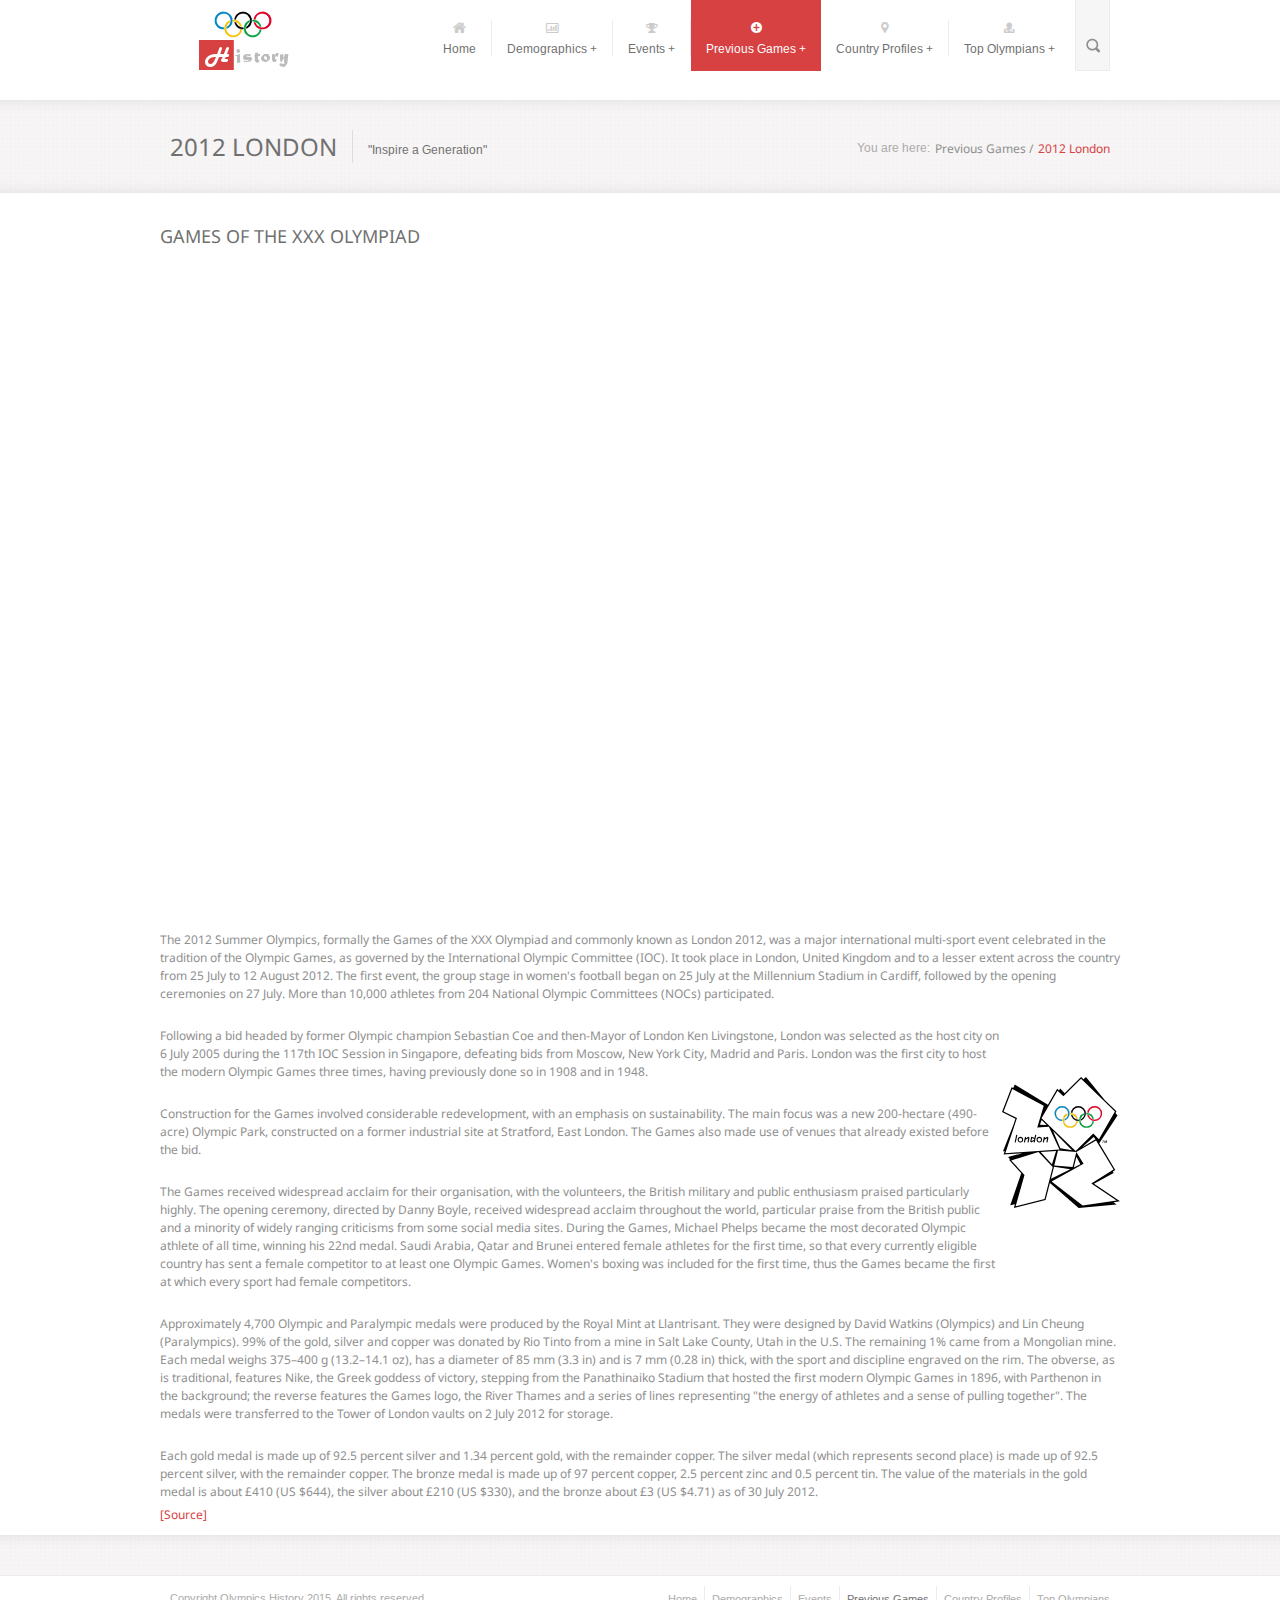
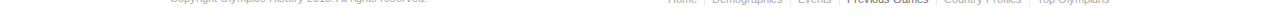
<file: Final_Project/london2012.html>
<!DOCTYPE html>
<html>
    <head>
        <meta charset="UTF-8">
        <title>Previous Games - 2012 London</title>
        <meta name="description" content="Olympics Facts">
        <meta name="author" content="Team Thundercats">
        <meta name="viewport" content="initial-scale=1, maximum-scale=1">
        <meta name="viewport" content="width=device-width">

        <!-- favicon -->
        <link rel="shortcut icon" type="image/x-icon" href="favicon.ico" />
        <link rel="icon" type="image/x-icon" href="favicon.ico" />

        <!-- stylesheets -->
        <link rel="stylesheet" href="css/basic.css" />
        <link rel="stylesheet" href="css/style.css" />
        <link rel="stylesheet" href="css/nivo-slider.css" />
        <link rel="stylesheet" href="css/prettyPhoto.css" />

        <!--[if IE 8]>
            <link rel="stylesheet" href="css/ie8.css" media="screen" />
        <![endif]-->

        <!-- navigation icons using "font awesome" -->
        <link rel="stylesheet" href="Font-Awesome/css/font-awesome.css" />

        <!-- google web fonts -->
        <link href='http://fonts.googleapis.com/css?family=Arimo' rel='stylesheet' type='text/css'>
        <link href='http://fonts.googleapis.com/css?family=Droid+Sans:400,700' rel='stylesheet' type='text/css'>
        <link href='http://fonts.googleapis.com/css?family=Droid+Serif:400,700,400italic,700italic' rel='stylesheet' type='text/css'>
        <link href='http://fonts.googleapis.com/css?family=Oswald:400,700,300' rel='stylesheet' type='text/css'>

        <!-- js files -->
        <script  src="js/jquery-1.7.2.js"></script> <!-- jQuery 1.7.2 -->
        <script  src="js/jquery.placeholder.min.js"></script><!-- jQuery placeholder fix for old browsers -->
        <script  src="js/jquery.nivo.slider.js"></script><!-- nivo slider -->
        <script  src="js/portfolio.js"></script> <!-- portfolio custom options -->
        <script  src="js/jquery.prettyPhoto.js"></script><!-- prettyPhoto -->
        <script  src="js/jquery.tweetscroll.js"></script> <!-- jQuery tweetscroll plugin -->
        <script  src="js/socialstream.jquery.js"></script> <!-- Social Networks Feeds -->
        <script  src="js/jquery.carouFredSel-6.0.0-packed.js"></script><!-- CarouFredSel carousel plugin -->
        <script  src="js/include.js"></script> <!-- jQuery custom options -->

        <!--[if (gte IE 6)&(lte IE 8)]>
            <script type="text/javascript" src="js/selectivizr.js"></script>
        <![endif]-->
        <!--[if lt IE 9]>
            <script src="js/html5shiv.js"></script>
        <![endif]-->
    </head>

    <body>
        <!-- header start -->
        <header id="header" class="clearfix">

            <!-- logo start -->
            <section id="logo">
                <a href="index.html">
                    <img src="img/logo2.png" alt="logo"/>
                </a>
            </section><!-- #logo end -->

            <!-- nav container start -->
            <section id="nav-container">

                <!-- main navigation start  -->
                <nav id="nav">
                    <ul class="nav nav-list">
                        <li>
                            <a href="index.html">
                                <i class="icon-nav icon-home"></i>
                                Home
                            </a>
                        </li>
                        <li>
                            <a href="#">
                                <i class="icon-nav icon-bar-chart"></i>
                                Demographics +</a>
                            <ul>
                                <li><a href="geopolitics.html">Geopolitics</a></li>
                                <li><a href="economics.html">Economics</a></li>
                                <li><a href="population.html">Population</a></li>
                            </ul>
                        </li>
                        <li>
                            <a href="events.html">
                                <i class="icon-nav icon-trophy"></i>
                                Events +</a>
                            <ul>
                                <li><a href="#">Track &amp; Field / Running</a></li>
                                <li><a href="#">Aquatics</a></li>
                                <li><a href="#">Boating / Rowing</a></li>
                                <li><a href="#">Martial Arts</a></li>
                                <li><a href="#">Gymnastics</a></li>
                                <li><a href="#">Tug of War</a></li>
                                <li><a href="#">More...</a></li>
                            </ul>
                        </li>
                        <li class="active">
                            <a href="previous_games.html" class="active">
                                <i class="icon-nav icon-plus-sign"></i>
                                Previous Games +</a>
                            <ul>
                                <li><a href="london2012.html">2012 - London</a></li>
                                <li><a href="#">2008 - Beijing</a></li>
                                <li><a href="#">2004 - Athens</a></li>
                                <li><a href="#">2000 - Sydney</a></li>
                                <li><a href="#">1996 - Atlanta</a></li>
                                <li><a href="#">More...</a></li>
                            </ul>
                        </li>
                        <li>
                            <a href="country_profiles.html">
                                <i class="icon-nav icon-map-marker"></i>
                                Country Profiles +</a>
                            <ul>
                                <li><a href="united_states.html">United States</a></li>
                                <li><a href="#">Russia/USSR</a></li>
                                <li><a href="#">China</a></li>
                                <li><a href="#">Germany</a></li>
                                <li><a href="#">United Kingdom</a></li>
                                <li><a href="#">More...</a></li>
                            </ul>
                        </li>
                        <li>
                            <a href="#">
                                <i class="icon-nav icon-user-md"></i>
                                Top Olympians +</a>
                            <ul>
                                <li><a href="michaelphelps.html">Michael Phelps</a></li>
                                <li><a href="#">Larisa Latynina</a></li>
                                <li><a href="#">Paavo Nurmi</a></li>
                                <li><a href="#">Mark Spitz</a></li>
                                <li><a href="#">Carl Lewis</a></li>
                                <li><a href="#">More...</a></li>
                            </ul>
                        </li>
                    </ul> 
                </nav><!-- main navigation end -->

                <!-- responsive navigation start -->
                <select id="nav-responsive">
                    <option selected="" value="">Site Navigation...</option>

                    <option value="index.html">Home</option>

                    <option value="">Portfolio</option>
                    <option value="geopolitics.html">- Geopolitics</option>
                    <option value="economics.html">- Economics</option>
                    <option value="population.html">- Population</option>

                    <option value="events.html">Events</option>
                    <option value="#">- Track and Field/Running</option>
                    <option value="#">- Aquatics</option>
                    <option value="#">- Boating / Rowing</option>
                    <option value="#">- Martial Arts</option>
                    <option value="#">- Gymnastics</option>
                    <option value="#">- Tug of War</option>
                    <option value="#">- More...</option>

                    <option value="previous_games.html">Previous Games</option>
                    <option value="london2012.html">- 2012 - London</option>
                    <option value="#">- 2008 - Beijing</option>
                    <option value="#">- 2004 - Athens</option>
                    <option value="#">- 2000 - Sydney</option>
                    <option value="#">- 1996 - Atlanta</option>
                    <option value="#">- More...</option>

                    <option value="country_profiles.html">Country Profiles</option>
                    <option value="united_states.html">- Uunited States</option>
                    <option value="#">- Russia/USSR</option>
                    <option value="#">- China</option>
                    <option value="#">- Germany</option>
                    <option value="#">- United Kingdom</option>
                    <option value="#">- More...</option>

                    <option value="">Top Olympians</option>
                    <option value="michaelphelps.html">- Michael Phelps</option>
                    <option value="">- Larisa Latynina</option>
                    <option value="">- Paavo Nurmi</option>
                    <option value="">- Mark Spitz</option>
                    <option value="">- Carl Lewis</option>
                    <option value="">- More</option>

                </select> <!-- responsive navigation end -->

            </section><!-- nav container end -->

            <!-- search start -->
            <section id="search">
                <form action="#" method="get">
                    <input id="search-submit" type="submit" />
                    <input id="search-bkg" type="text" placeholder="Type and press enter.." />                   
                </form>
            </section><!-- search end -->

        </header><!-- header end -->
        
        <!-- page-title start-->
        <section class="page-title-container">

            <!-- top shadow on container -->
            <div class="shadow-top"></div>

            <section class="page-title">
                <div class="title">
                    <h1>2012 London</h1>
                    <p>"Inspire a Generation"</p>
                </div>

                <ul class="breadcrumbs">
                    <li>
                        You are here:
                    </li>
                    <li>
                        <a href="previous_games.html">Previous Games  / </a>
                    </li>
                    <li class="active">
                        <a href="london2012.html">2012 London</a>
                    </li>
                </ul>                        
            </section>

            <div class="shadow-bottom"></div>
        </section>

        <!-- content start -->
        <div id="content-wrapper">

            <div class="container_12">

                    <h3>Games of the XXX Olympiad</h3>
			
						<script type='text/javascript' src='https://public.tableau.com/javascripts/api/viz_v1.js'></script><div class='tableauPlaceholder' style='width: 944px; height: 669px;'><noscript><a href='#'><img alt='London 2012 Athletes Dashboard ' src='https:&#47;&#47;public.tableau.com&#47;static&#47;images&#47;CS&#47;CS235FinalProject-ZaydTableauWorkbook&#47;London2012AthletesDashboard&#47;1_rss.png' style='border: none' /></a></noscript><object class='tableauViz' width='944' height='669' style='display:none;'><param name='host_url' value='https%3A%2F%2Fpublic.tableau.com%2F' /> <param name='site_root' value='' /><param name='name' value='CS235FinalProject-ZaydTableauWorkbook&#47;London2012AthletesDashboard' /><param name='tabs' value='no' /><param name='toolbar' value='yes' /><param name='static_image' value='https:&#47;&#47;public.tableau.com&#47;static&#47;images&#47;CS&#47;CS235FinalProject-ZaydTableauWorkbook&#47;London2012AthletesDashboard&#47;1.png' /> <param name='animate_transition' value='yes' /><param name='display_static_image' value='yes' /><param name='display_spinner' value='yes' /><param name='display_overlay' value='yes' /><param name='display_count' value='yes' /><param name='showVizHome' value='no' /><param name='showTabs' value='y' /><param name='bootstrapWhenNotified' value='true' /></object></div>
			
					<p>
						The 2012 Summer Olympics, formally the Games of the XXX Olympiad and commonly 
						known as London 2012, was a major international multi-sport event celebrated in 
						the tradition of the Olympic Games, as governed by the International Olympic 
						Committee (IOC). It took place in London, United Kingdom and to a lesser extent across 
						the country from 25 July to 12 August 2012. The first event, the group stage in women's 
						football began on 25 July at the Millennium Stadium in Cardiff, followed by the opening 
						ceremonies on 27 July. More than 10,000 athletes from 204 National Olympic Committees (NOCs) 
						participated.
					</p>
					<br>
					<p>
						<img src="img/2012_Summer_Olympics_logo.svg" align="right" style="margin:50px 0px">
						
						Following a bid headed by former Olympic champion Sebastian Coe and then-Mayor of London 
						Ken Livingstone, London was selected as the host city on 6 July 2005 during the 117th IOC 
						Session in Singapore, defeating bids from Moscow, New York City, Madrid and Paris. London 
						was the first city to host the modern Olympic Games three times, having previously done 
						so in 1908 and in 1948.
					</p>
					<br>
					<p>
						Construction for the Games involved considerable redevelopment, with an emphasis on 
						sustainability. The main focus was a new 200-hectare (490-acre) Olympic Park, constructed 
						on a former industrial site at Stratford, East London. The Games also made use of venues 
						that already existed before the bid.
					</p>
					<br>
					<p>
						The Games received widespread acclaim for their organisation, with the volunteers, the 
						British military and public enthusiasm praised particularly highly. The opening ceremony, 
						directed by Danny Boyle, received widespread acclaim throughout the world, particular praise 
						from the British public and a minority of widely ranging criticisms from some social media 
						sites. During the Games, Michael Phelps became the most decorated Olympic athlete of all 
						time, winning his 22nd medal. Saudi Arabia, Qatar and Brunei entered female athletes for the 
						first time, so that every currently eligible country has sent a female competitor to at least 
						one Olympic Games. Women's boxing was included for the first time, thus the Games became 
						the first at which every sport had female competitors.
					</p>
					<br>
					<p>
						Approximately 4,700 Olympic and Paralympic medals were produced by the Royal Mint at Llantrisant. 
						They were designed by David Watkins (Olympics) and Lin Cheung (Paralympics). 99% of the gold, silver 
						and copper was donated by Rio Tinto from a mine in Salt Lake County, Utah in the U.S. The remaining 
						1% came from a Mongolian mine. Each medal weighs 375–400 g (13.2–14.1 oz), has a diameter 
						of 85 mm (3.3 in) and is 7 mm (0.28 in) thick, with the sport and discipline engraved on the rim. 
						The obverse, as is traditional, features Nike, the Greek goddess of victory, stepping from the 
						Panathinaiko Stadium that hosted the first modern Olympic Games in 1896, with Parthenon in the 
						background; the reverse features the Games logo, the River Thames and a series of lines representing 
						"the energy of athletes and a sense of pulling together". The medals were transferred to the 
						Tower of London vaults on 2 July 2012 for storage.
					</p>
					<br>
					<p>
						Each gold medal is made up of 92.5 percent silver and 1.34 percent gold, with the remainder copper. 
						The silver medal (which represents second place) is made up of 92.5 percent silver, with the remainder 
						copper. The bronze medal is made up of 97 percent copper, 2.5 percent zinc and 0.5 percent tin. The 
						value of the materials in the gold medal is about £410 (US $644), the silver about £210 (US $330), and 
						the bronze about £3 (US $4.71) as of 30 July 2012.
					</p>
                    <a style="color:#d74142" href="http://en.wikipedia.org/wiki/2012_Summer_Olympics">[Source]</a>
            </div><!-- container_12 end -->
        </div><!-- content wrapper end -->


        <!-- footer wrapper start -->
        <div id="footer-wrapper">

            <div class="shadow-top"></div>

            <footer id="footer" class="container_12">
            </footer><!-- footer end -->

            <!-- copyright container start -->
            <section class="copyright-container">

                <div class="copyright container_12">
                    <p>
                        Copyright Olympics History 2015. All rights reserved.
                    </p>

                    <ul class="breadcrumbs">
                        <li>
                            <a href="index.html">Home</a>
                        </li>
                        <li>
                            <a href="geopolitics.html">Demographics</a>
                        <li>
                            <a href="events.html">Events</a>
                        </li>
                        <li class="active">
                            <a href="previous_games.html">Previous Games</a>
                        </li>
                        <li>
                            <a href="country_profiles.html">Country Profiles</a>
                        </li>
                        <li>
                            <a href="michaelphelps.html">Top Olympians</a>
                        </li>
                    </ul> 
                </div>
            </section><!-- copyright container end -->


        <script>
            $("#foo3").carouFredSel({
                items: 1,
                auto: true,
                scroll: 1,
                pagination  : "#foo3_pag"
            });
            
            //placeholder fix
            $('input[placeholder], textarea[placeholder]').placeholder();
        </script>
    </body>
</html>
</file>
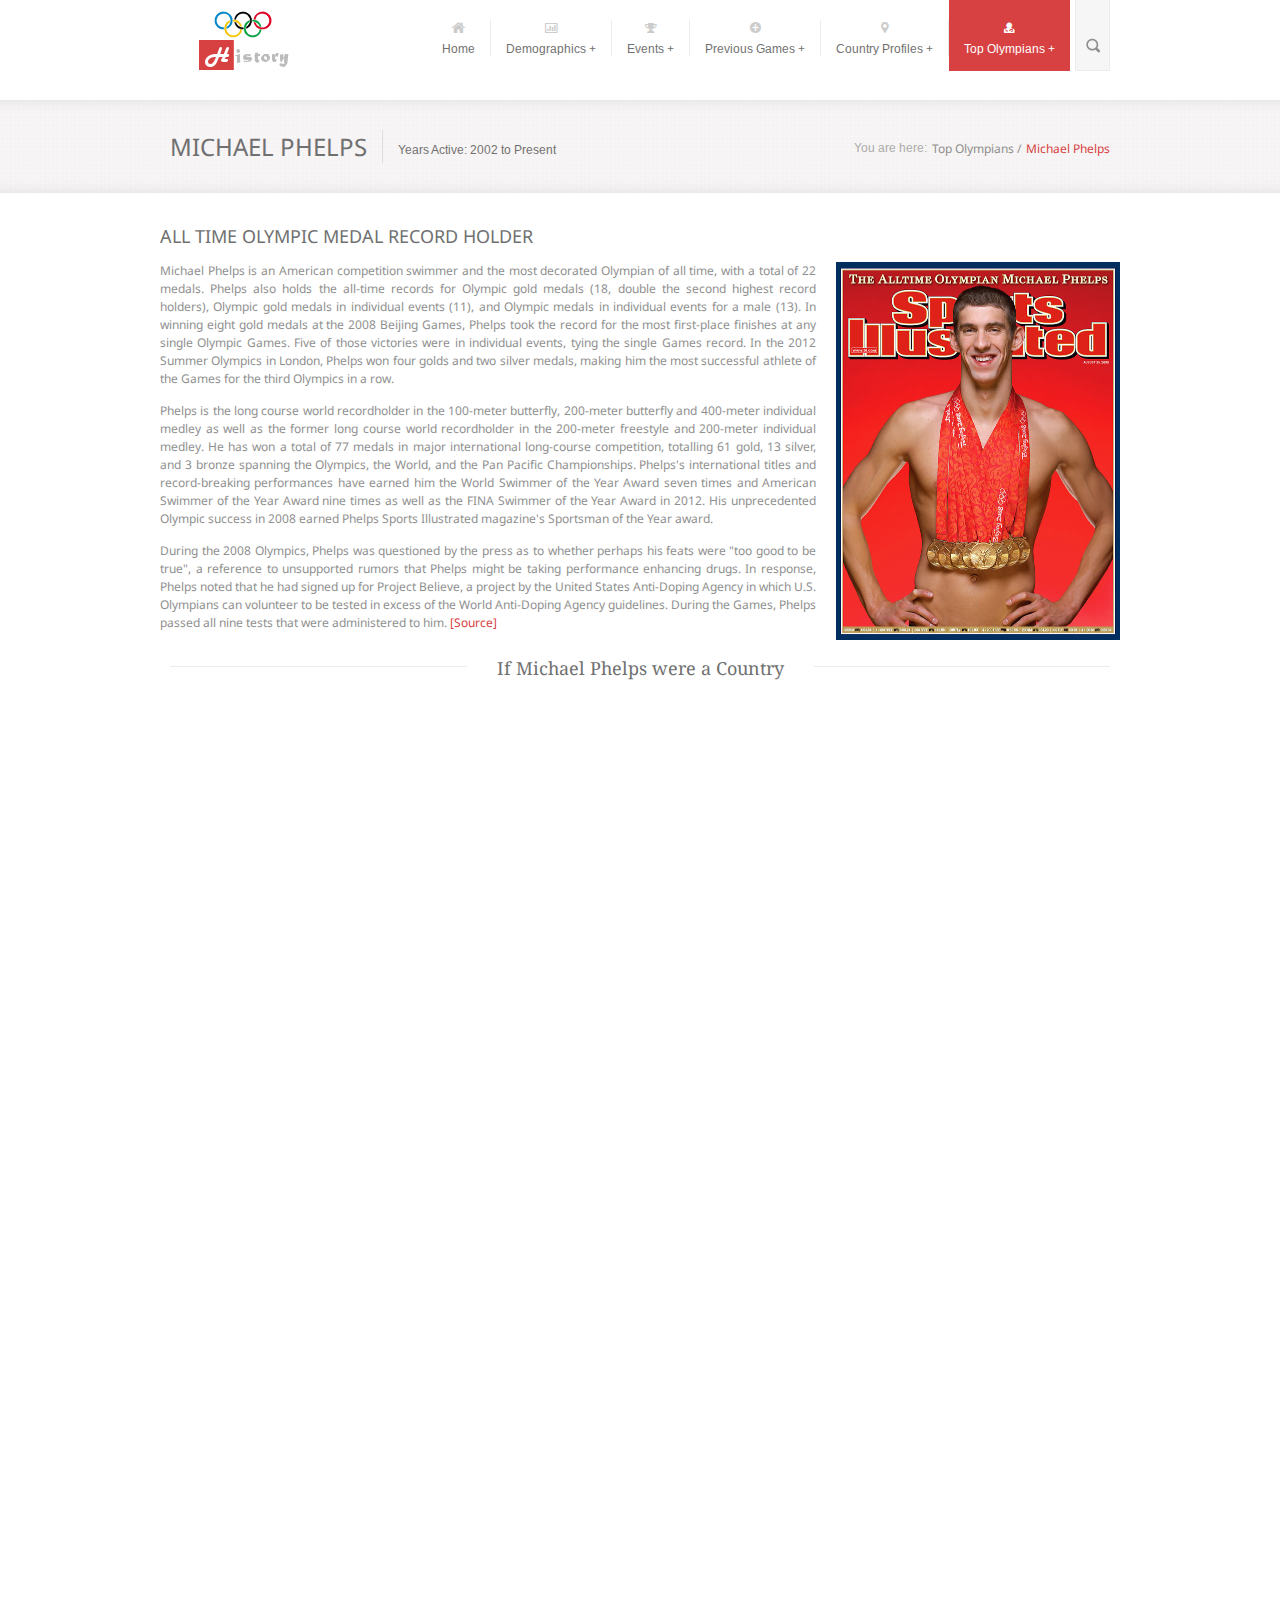
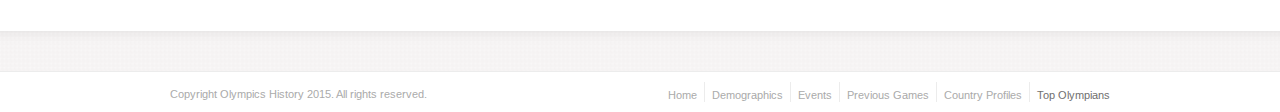
<file: Final_Project/michaelphelps.html>
<!DOCTYPE html>
<html>
    <head>
        <meta charset="UTF-8">
        <title>Top Olympians - Michael Phelps</title>
        <meta name="description" content="Olympics Facts">
        <meta name="author" content="Team Thundercats">
        <meta name="viewport" content="initial-scale=1, maximum-scale=1">
        <meta name="viewport" content="width=device-width">

        <!-- favicon -->
        <link rel="shortcut icon" type="image/x-icon" href="favicon.ico" />
        <link rel="icon" type="image/x-icon" href="favicon.ico" />

        <!-- stylesheets -->
        <link rel="stylesheet" href="css/basic.css" />
        <link rel="stylesheet" href="css/style.css" />
        <link rel="stylesheet" href="css/nivo-slider.css" />
        <link rel="stylesheet" href="css/prettyPhoto.css" />

        <!--[if IE 8]>
            <link rel="stylesheet" href="css/ie8.css" media="screen" />
        <![endif]-->

        <!-- navigation icons using "font awesome" -->
        <link rel="stylesheet" href="Font-Awesome/css/font-awesome.css" />

        <!-- google web fonts -->
        <link href='http://fonts.googleapis.com/css?family=Arimo' rel='stylesheet' type='text/css'>
        <link href='http://fonts.googleapis.com/css?family=Droid+Sans:400,700' rel='stylesheet' type='text/css'>
        <link href='http://fonts.googleapis.com/css?family=Droid+Serif:400,700,400italic,700italic' rel='stylesheet' type='text/css'>
        <link href='http://fonts.googleapis.com/css?family=Oswald:400,700,300' rel='stylesheet' type='text/css'>

        <!-- js files -->
        <script  src="js/jquery-1.7.2.js"></script> <!-- jQuery 1.7.2 -->
        <script  src="js/jquery.placeholder.min.js"></script><!-- jQuery placeholder fix for old browsers -->
        <script  src="js/jquery.nivo.slider.js"></script><!-- nivo slider -->
        <script  src="js/portfolio.js"></script> <!-- portfolio custom options -->
        <script  src="js/jquery.prettyPhoto.js"></script><!-- prettyPhoto -->
        <script  src="js/jquery.tweetscroll.js"></script> <!-- jQuery tweetscroll plugin -->
        <script  src="js/socialstream.jquery.js"></script> <!-- Social Networks Feeds -->
        <script  src="js/jquery.carouFredSel-6.0.0-packed.js"></script><!-- CarouFredSel carousel plugin -->
        <script  src="js/include.js"></script> <!-- jQuery custom options -->

        <!--[if (gte IE 6)&(lte IE 8)]>
            <script type="text/javascript" src="js/selectivizr.js"></script>
        <![endif]-->
        <!--[if lt IE 9]>
            <script src="js/html5shiv.js"></script>
        <![endif]-->
    </head>

    <body>
        <!-- header start -->
        <header id="header" class="clearfix">

            <!-- logo start -->
            <section id="logo">
                <a href="index.html">
                    <img src="img/logo2.png" alt="logo"/>
                </a>
            </section><!-- #logo end -->

            <!-- nav container start -->
            <section id="nav-container">

                <!-- main navigation start  -->
                <nav id="nav">
                    <ul class="nav nav-list">
                        <li>
                            <a href="index.html">
                                <i class="icon-nav icon-home"></i>
                                Home
                            </a>
                        </li>
                        <li>
                            <a href="#">
                                <i class="icon-nav icon-bar-chart"></i>
                                Demographics +</a>
                            <ul>
                                <li><a href="geopolitics.html">Geopolitics</a></li>
                                <li><a href="economics.html">Economics</a></li>
                                <li><a href="population.html">Population</a></li>
                            </ul>
                        </li>
                        <li>
                            <a href="events.html">
                                <i class="icon-nav icon-trophy"></i>
                                Events +</a>
                            <ul>
                                <li><a href="#">Track &amp; Field / Running</a></li>
                                <li><a href="#">Aquatics</a></li>
                                <li><a href="#">Boating / Rowing</a></li>
                                <li><a href="#">Martial Arts</a></li>
                                <li><a href="#">Gymnastics</a></li>
                                <li><a href="#">Tug of War</a></li>
                                <li><a href="#">More...</a></li>
                            </ul>
                        </li>
                        <li>
                            <a href="previous_games.html">
                                <i class="icon-nav icon-plus-sign"></i>
                                Previous Games +</a>
                            <ul>
                                <li><a href="london2012.html">2012 - London</a></li>
                                <li><a href="#">2008 - Beijing</a></li>
                                <li><a href="#">2004 - Athens</a></li>
                                <li><a href="#">2000 - Sydney</a></li>
                                <li><a href="#">1996 - Atlanta</a></li>
                                <li><a href="#">More...</a></li>
                            </ul>
                        </li>
                        <li>
                            <a href="country_profiles.html">
                                <i class="icon-nav icon-map-marker"></i>
                                Country Profiles +</a>
                            <ul>
                                <li><a href="united_states.html">United States</a></li>
                                <li><a href="#">Russia/USSR</a></li>
                                <li><a href="#">China</a></li>
                                <li><a href="#">Germany</a></li>
                                <li><a href="#">United Kingdom</a></li>
                                <li><a href="#">More...</a></li>
                            </ul>
                        </li>
                        <li class="active">
                            <a href="#" class="active">
                                <i class="icon-nav icon-user-md"></i>
                                Top Olympians +</a>
                            <ul>
                                <li><a href="michaelphelps.html">Michael Phelps</a></li>
                                <li><a href="#">Larisa Latynina</a></li>
                                <li><a href="#">Paavo Nurmi</a></li>
                                <li><a href="#">Mark Spitz</a></li>
                                <li><a href="#">Carl Lewis</a></li>
                                <li><a href="#">More...</a></li>
                            </ul>
                        </li>
                    </ul> 
                </nav><!-- main navigation end -->

                <!-- responsive navigation start -->
                <select id="nav-responsive">
                    <option selected="" value="">Site Navigation...</option>

                    <option value="index.html">Home</option>

                    <option value="">Portfolio</option>
                    <option value="geopolitics.html">- Geopolitics</option>
                    <option value="economics.html">- Economics</option>
                    <option value="population.html">- Population</option>

                    <option value="events.html">Events</option>
                    <option value="#">- Track and Field/Running</option>
                    <option value="#">- Aquatics</option>
                    <option value="#">- Boating / Rowing</option>
                    <option value="#">- Martial Arts</option>
                    <option value="#">- Gymnastics</option>
                    <option value="#">- Tug of War</option>
                    <option value="#">- More...</option>

                    <option value="previous_games.html">Previous Games</option>
                    <option value="london2012.html">- 2012 - London</option>
                    <option value="#">- 2008 - Beijing</option>
                    <option value="#">- 2004 - Athens</option>
                    <option value="#">- 2000 - Sydney</option>
                    <option value="#">- 1996 - Atlanta</option>
                    <option value="#">- More...</option>

                    <option value="country_profiles.html">Country Profiles</option>
                    <option value="united_states.html">- Uunited States</option>
                    <option value="#">- Russia/USSR</option>
                    <option value="#">- China</option>
                    <option value="#">- Germany</option>
                    <option value="#">- United Kingdom</option>
                    <option value="#">- More...</option>

                    <option value="">Top Olympians</option>
                    <option value="michaelphelps.html">- Michael Phelps</option>
                    <option value="">- Larisa Latynina</option>
                    <option value="">- Paavo Nurmi</option>
                    <option value="">- Mark Spitz</option>
                    <option value="">- Carl Lewis</option>
                    <option value="">- More</option>

                </select> <!-- responsive navigation end -->

            </section><!-- nav container end -->

            <!-- search start -->
            <section id="search">
                <form action="#" method="get">
                    <input id="search-submit" type="submit" />
                    <input id="search-bkg" type="text" placeholder="Type and press enter.." />                   
                </form>
            </section><!-- search end -->

        </header><!-- header end -->
        
        <!-- page-title start-->
        <section class="page-title-container">

            <!-- top shadow on container -->
            <div class="shadow-top"></div>

            <section class="page-title">
                <div class="title">
                    <h1>Michael Phelps</h1>
                    <p>Years Active: 2002 to Present</p>
                </div>

                <ul class="breadcrumbs">
                    <li>
                        You are here:
                    </li>
                    <li>
                        <a href="#">Top Olympians  / </a>
                    </li>
                    <li class="active">
                        <a href="michaelphelps.html">Michael Phelps</a>
                    </li>
                </ul>                        
            </section>

            <div class="shadow-bottom"></div>
        </section>

        <!-- content start -->
        <div id="content-wrapper">

            <div class="container_12">

                    <h3>All Time Olympic Medal Record Holder</h3>
			
					<p align="justify">

						<img src="img/michaelphelps.jpg" align="right" style="width:284px;height:378px; margin:0px 0px 10px 20px">
                    
						<span>Michael Phelps is an American competition swimmer and the most decorated Olympian of all time, 
						with a total of 22 medals. Phelps also holds the all-time records for Olympic gold medals (18, double 
						the second highest record holders), Olympic gold medals in individual events (11), and Olympic medals 
						in individual events for a male (13). In winning eight gold medals at the 2008 Beijing Games, Phelps 
						took the record for the most first-place finishes at any single Olympic Games. Five of those victories 
						were in individual events, tying the single Games record. In the 2012 Summer Olympics in London, Phelps 
						won four golds and two silver medals, making him the most successful athlete of the Games for the third 
						Olympics in a row.</span>
                    </p>

                    <p align="justify">
                        Phelps is the long course world recordholder in the 100-meter butterfly, 200-meter butterfly and 400-meter 
						individual medley as well as the former long course world recordholder in the 200-meter freestyle and 200-meter 
						individual medley. He has won a total of 77 medals in major international long-course competition, totalling 
						61 gold, 13 silver, and 3 bronze spanning the Olympics, the World, and the Pan Pacific Championships. 
						Phelps's international titles and record-breaking performances have earned him the World Swimmer of the 
						Year Award seven times and American Swimmer of the Year Award nine times as well as the FINA Swimmer 
						of the Year Award in 2012. His unprecedented Olympic success in 2008 earned Phelps 
						Sports Illustrated magazine's Sportsman of the Year award.
                    </p>

                    <p align="justify">
                        During the 2008 Olympics, Phelps was questioned by the press as to whether perhaps his feats were "too good 
                        to be true", a reference to unsupported rumors that Phelps might be taking performance enhancing drugs.
                        In response, Phelps noted that he had signed up for Project Believe, a project by the United States Anti-Doping 
                        Agency in which U.S. Olympians can volunteer to be tested in excess of the World Anti-Doping Agency guidelines. 
                        During the Games, Phelps passed all nine tests that were administered to him. <a style="color:#d74142" href="http://en.wikipedia.org/wiki/Michael_Phelps"> [Source]</a>
                    </p>
                    <br>
                    
                <article class="grid_12">
                    <!-- team title -->
                    <div class="divider-with-title">                    
                        <div class="title">
                            <h1>If Michael Phelps were a Country</h1>
                        </div>
                    </div><!-- team title end -->

                    <article class="grid_3 alpha team">
 						<script type='text/javascript' src='https://public.tableau.com/javascripts/api/viz_v1.js'></script><div class='tableauPlaceholder' style='width: 1004px; height: 869px;'><noscript><a href='#'><img alt='Michael Phelps Dashboard ' src='https:&#47;&#47;public.tableau.com&#47;static&#47;images&#47;CS&#47;CS235FinalProject-ZaydTableauWorkbook&#47;MichaelPhelpsDashboard&#47;1_rss.png' style='border: none' /></a></noscript><object class='tableauViz' width='1004' height='869' style='display:none;'><param name='host_url' value='https%3A%2F%2Fpublic.tableau.com%2F' /> <param name='site_root' value='' /><param name='name' value='CS235FinalProject-ZaydTableauWorkbook&#47;MichaelPhelpsDashboard' /><param name='tabs' value='no' /><param name='toolbar' value='yes' /><param name='static_image' value='https:&#47;&#47;public.tableau.com&#47;static&#47;images&#47;CS&#47;CS235FinalProject-ZaydTableauWorkbook&#47;MichaelPhelpsDashboard&#47;1.png' /> <param name='animate_transition' value='yes' /><param name='display_static_image' value='yes' /><param name='display_spinner' value='yes' /><param name='display_overlay' value='yes' /><param name='display_count' value='yes' /><param name='showVizHome' value='no' /><param name='showTabs' value='y' /><param name='bootstrapWhenNotified' value='true' /></object></div>
                    </article><!-- team member end -->

                </article>

            </div><!-- container_12 end -->
        </div><!-- content wrapper end -->


        <!-- footer wrapper start -->
        <div id="footer-wrapper">

            <div class="shadow-top"></div>

            <footer id="footer" class="container_12">

            </footer><!-- footer end -->

            <!-- copyright container start -->
            <section class="copyright-container">

                <div class="copyright container_12">
                    <p>
                        Copyright Olympics History 2015. All rights reserved.
                    </p>

                    <ul class="breadcrumbs">
                        <li>
                            <a href="index.html">Home</a>
                        </li>
                        <li>
                            <a href="geopolitics.html">Demographics</a>
                        <li>
                            <a href="events.html">Events</a>
                        </li>
                        <li>
                            <a href="previous_games.html">Previous Games</a>
                        </li>
                        <li>
                            <a href="country_profiles.html">Country Profiles</a>
                        </li>
                        <li class="active">
                            <a href="michaelphelps.html">Top Olympians</a>
                        </li>
                    </ul> 
                </div>
            </section><!-- copyright container end -->


        <script>
            $("#foo3").carouFredSel({
                items: 1,
                auto: true,
                scroll: 1,
                pagination  : "#foo3_pag"
            });
            
            //placeholder fix
            $('input[placeholder], textarea[placeholder]').placeholder();
        </script>
    </body>
</html>
</file>
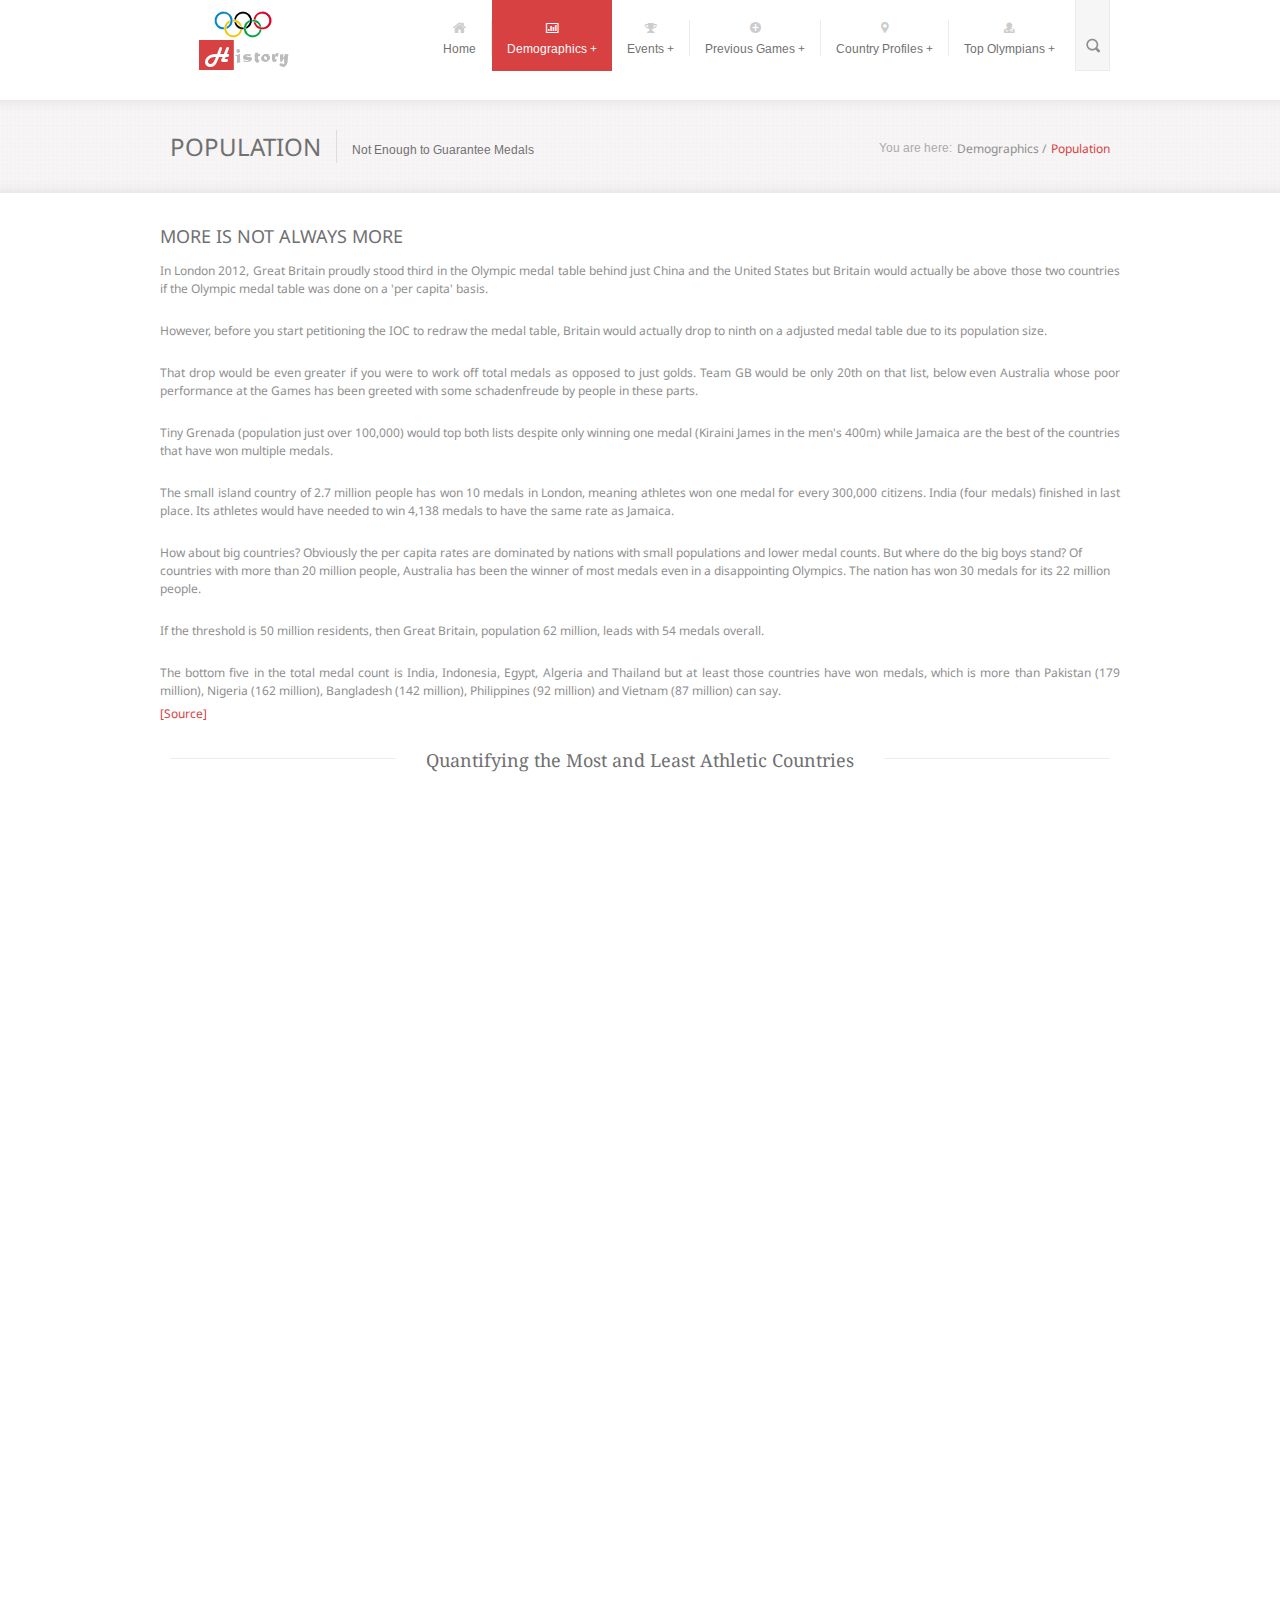
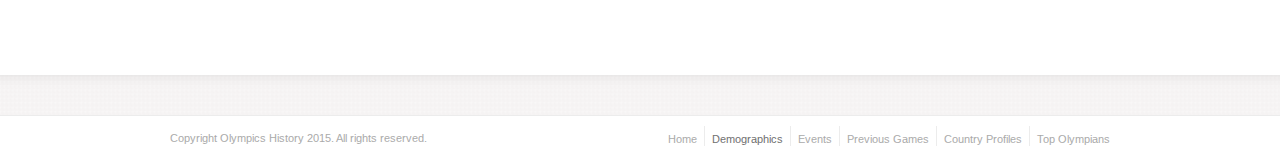
<file: Final_Project/population.html>
<!DOCTYPE html>
<html>
    <head>
        <meta charset="UTF-8">
        <title>Demographics - Population</title>
        <meta name="description" content="Olympics Facts">
        <meta name="author" content="Team Thundercats">
        <meta name="viewport" content="initial-scale=1, maximum-scale=1">
        <meta name="viewport" content="width=device-width">

        <!-- favicon -->
        <link rel="shortcut icon" type="image/x-icon" href="favicon.ico" />
        <link rel="icon" type="image/x-icon" href="favicon.ico" />

        <!-- stylesheets -->
        <link rel="stylesheet" href="css/basic.css" />
        <link rel="stylesheet" href="css/style.css" />
        <link rel="stylesheet" href="css/nivo-slider.css" />
        <link rel="stylesheet" href="css/prettyPhoto.css" />

        <!--[if IE 8]>
            <link rel="stylesheet" href="css/ie8.css" media="screen" />
        <![endif]-->

        <!-- navigation icons using "font awesome" -->
        <link rel="stylesheet" href="Font-Awesome/css/font-awesome.css" />

        <!-- google web fonts -->
        <link href='http://fonts.googleapis.com/css?family=Arimo' rel='stylesheet' type='text/css'>
        <link href='http://fonts.googleapis.com/css?family=Droid+Sans:400,700' rel='stylesheet' type='text/css'>
        <link href='http://fonts.googleapis.com/css?family=Droid+Serif:400,700,400italic,700italic' rel='stylesheet' type='text/css'>
        <link href='http://fonts.googleapis.com/css?family=Oswald:400,700,300' rel='stylesheet' type='text/css'>

        <!-- js files -->
        <script  src="js/jquery-1.7.2.js"></script> <!-- jQuery 1.7.2 -->
        <script  src="js/jquery.placeholder.min.js"></script><!-- jQuery placeholder fix for old browsers -->
        <script  src="js/jquery.nivo.slider.js"></script><!-- nivo slider -->
        <script  src="js/portfolio.js"></script> <!-- portfolio custom options -->
        <script  src="js/jquery.prettyPhoto.js"></script><!-- prettyPhoto -->
        <script  src="js/jquery.tweetscroll.js"></script> <!-- jQuery tweetscroll plugin -->
        <script  src="js/socialstream.jquery.js"></script> <!-- Social Networks Feeds -->
        <script  src="js/jquery.carouFredSel-6.0.0-packed.js"></script><!-- CarouFredSel carousel plugin -->
        <script  src="js/include.js"></script> <!-- jQuery custom options -->

        <!--[if (gte IE 6)&(lte IE 8)]>
            <script type="text/javascript" src="js/selectivizr.js"></script>
        <![endif]-->
        <!--[if lt IE 9]>
            <script src="js/html5shiv.js"></script>
        <![endif]-->
    </head>

    <body>
        <!-- header start -->
        <header id="header" class="clearfix">

            <!-- logo start -->
            <section id="logo">
                <a href="index.html">
                    <img src="img/logo2.png" alt="logo"/>
                </a>
            </section><!-- #logo end -->

            <!-- nav container start -->
            <section id="nav-container">

                <!-- main navigation start  -->
                <nav id="nav">
                    <ul class="nav nav-list">
                        <li>
                            <a href="index.html">
                                <i class="icon-nav icon-home"></i>
                                Home
                            </a>
                        </li>
                        <li class="active">
                            <a href="#" class="active">
                                <i class="icon-nav icon-bar-chart"></i>
                                Demographics +</a>
                            <ul>
                                <li><a href="geopolitics.html">Geopolitics</a></li>
                                <li><a href="economics.html">Economics</a></li>
                                <li><a href="population.html">Population</a></li>
                            </ul>
                        </li>
                        <li>
                            <a href="events.html">
                                <i class="icon-nav icon-trophy"></i>
                                Events +</a>
                            <ul>
                                <li><a href="#">Track &amp; Field / Running</a></li>
                                <li><a href="#">Aquatics</a></li>
                                <li><a href="#">Boating / Rowing</a></li>
                                <li><a href="#">Martial Arts</a></li>
                                <li><a href="#">Gymnastics</a></li>
                                <li><a href="#">Tug of War</a></li>
                                <li><a href="#">More...</a></li>
                            </ul>
                        </li>
                        <li>
                            <a href="previous_games.html">
                                <i class="icon-nav icon-plus-sign"></i>
                                Previous Games +</a>
                            <ul>
                                <li><a href="london2012.html">2012 - London</a></li>
                                <li><a href="#">2008 - Beijing</a></li>
                                <li><a href="#">2004 - Athens</a></li>
                                <li><a href="#">2000 - Sydney</a></li>
                                <li><a href="#">1996 - Atlanta</a></li>
                                <li><a href="#">More...</a></li>
                            </ul>
                        </li>
                        <li>
                            <a href="country_profiles.html">
                                <i class="icon-nav icon-map-marker"></i>
                                Country Profiles +</a>
                            <ul>
                                <li><a href="united_states.html">United States</a></li>
                                <li><a href="#">Russia/USSR</a></li>
                                <li><a href="#">China</a></li>
                                <li><a href="#">Germany</a></li>
                                <li><a href="#">United Kingdom</a></li>
                                <li><a href="#">More...</a></li>
                            </ul>
                        </li>
                        <li>
                            <a href="#">
                                <i class="icon-nav icon-user-md"></i>
                                Top Olympians +</a>
                            <ul>
                                <li><a href="michaelphelps.html">Michael Phelps</a></li>
                                <li><a href="#">Larisa Latynina</a></li>
                                <li><a href="#">Paavo Nurmi</a></li>
                                <li><a href="#">Mark Spitz</a></li>
                                <li><a href="#">Carl Lewis</a></li>
                                <li><a href="#">More...</a></li>
                            </ul>
                        </li>
                    </ul> 
                </nav><!-- main navigation end -->

               <!-- responsive navigation start -->
                <select id="nav-responsive">
                    <option selected="" value="">Site Navigation...</option>

                    <option value="index.html">Home</option>

                    <option value="">Portfolio</option>
                    <option value="geopolitics.html">- Geopolitics</option>
                    <option value="economics.html">- Economics</option>
                    <option value="population.html">- Population</option>

                    <option value="events.html">Events</option>
                    <option value="#">- Track and Field/Running</option>
                    <option value="#">- Aquatics</option>
                    <option value="#">- Boating / Rowing</option>
                    <option value="#">- Martial Arts</option>
                    <option value="#">- Gymnastics</option>
                    <option value="#">- Tug of War</option>
                    <option value="#">- More...</option>

                    <option value="previous_games.html">Previous Games</option>
                    <option value="london2012.html">- 2012 - London</option>
                    <option value="#">- 2008 - Beijing</option>
                    <option value="#">- 2004 - Athens</option>
                    <option value="#">- 2000 - Sydney</option>
                    <option value="#">- 1996 - Atlanta</option>
                    <option value="#">- More...</option>

                    <option value="country_profiles.html">Country Profiles</option>
                    <option value="united_states.html">- Uunited States</option>
                    <option value="#">- Russia/USSR</option>
                    <option value="#">- China</option>
                    <option value="#">- Germany</option>
                    <option value="#">- United Kingdom</option>
                    <option value="#">- More...</option>

                    <option value="">Top Olympians</option>
                    <option value="michaelphelps.html">- Michael Phelps</option>
                    <option value="">- Larisa Latynina</option>
                    <option value="">- Paavo Nurmi</option>
                    <option value="">- Mark Spitz</option>
                    <option value="">- Carl Lewis</option>
                    <option value="">- More</option>

                </select> <!-- responsive navigation end -->

            </section><!-- nav container end -->

            <!-- search start -->
            <section id="search">
                <form action="#" method="get">
                    <input id="search-submit" type="submit" />
                    <input id="search-bkg" type="text" placeholder="Type and press enter.." />                   
                </form>
            </section><!-- search end -->

        </header><!-- header end -->
        
        <!-- page-title start-->
        <section class="page-title-container">

            <!-- top shadow on container -->
            <div class="shadow-top"></div>

            <section class="page-title">
                <div class="title">
                    <h1>Population</h1>
                    <p>Not Enough to Guarantee Medals</p>
                </div>

                <ul class="breadcrumbs">
                    <li>
                        You are here:
                    </li>
                    <li>
                        <a href="#">Demographics  / </a>
                    </li>
                    <li class="active">
                        <a href="population.html">Population</a>
                    </li>
                </ul>                        
            </section>

            <div class="shadow-bottom"></div>
        </section>

        <!-- content start -->
        <div id="content-wrapper">

            <div class="container_12">

                    <h3>More is not Always More</h3>

					<p align="justify">
						In London 2012, Great Britain proudly stood third in the Olympic medal 
						table behind just China and the United States but Britain would actually 
						be above those two countries if the Olympic medal table was done on a 
						'per capita' basis.
					</p>
					<br>
					<p align="justify">
						However, before you start petitioning the IOC to redraw the medal table, 
						Britain would actually drop to ninth on a adjusted medal table due to its 
						population size.
					</p>
					<br>
					<p align="justify">
						That drop would be even greater if you were to work off total medals as 
						opposed to just golds. Team GB would be only 20th on that list, below even 
						Australia whose poor performance at the Games has been greeted with some 
						schadenfreude by people in these parts.
					</p>
					<br>
					<p align="justify">
						Tiny Grenada (population just over 100,000) would top both lists despite only 
						winning one medal (Kiraini James in the men's 400m) while Jamaica are the 
						best of the countries that have won multiple medals.
					</p>
					<br>
					<p align="justify">
						The small island country of 2.7 million people has won 10 medals in London, 
						meaning athletes won one medal for every 300,000 citizens. India (four medals) 
						finished in last place. Its athletes would have needed to win 4,138 medals 
						to have the same rate as Jamaica.
					</p>
					<br>
					<p>
						How about big countries? Obviously the per capita rates are dominated by nations 
						with small populations and lower medal counts. But where do the big boys stand? 
						Of countries with more than 20 million people, Australia has been the winner of 
						most medals even in a disappointing Olympics. The nation has won 30 medals for 
						its 22 million people.
					</p>
					<br>
					<p align="justify">
						If the threshold is 50 million residents, then Great Britain, population 
						62 million, leads with 54 medals overall.
					</p>
					<br>
					<p align="justify">
						The bottom five in the total medal count is India, Indonesia, Egypt, Algeria 
						and Thailand but at least those countries have won medals, which is more than 
						Pakistan (179 million), Nigeria (162 million), Bangladesh (142 million), 
						Philippines (92 million) and Vietnam (87 million) can say.
					</p>
                    <a style="color:#d74142" href="https://uk.eurosport.yahoo.com/blogs/london-spy/olympic-medal-per-capita-table-125300447.html">[Source]</a>
					<br>
                    <br>
                <article class="grid_12">
                    <!-- team title -->
                    <div class="divider-with-title">                    
                        <div class="title">
                            <h1>Quantifying the Most and Least Athletic Countries</h1>
                        </div>
                    </div><!-- team title end -->

                    <article class="grid_3 alpha team">
 						<script type='text/javascript' src='https://public.tableau.com/javascripts/api/viz_v1.js'></script><div class='tableauPlaceholder' style='width: 944px; height: 821px;'><noscript><a href='#'><img alt='Population Per Medal Dashboard ' src='https:&#47;&#47;public.tableau.com&#47;static&#47;images&#47;CS&#47;CS235FinalProject-ZaydTableauWorkbook&#47;PopulationPerMedalDashboard&#47;1_rss.png' style='border: none' /></a></noscript><object class='tableauViz' width='944' height='821' style='display:none;'><param name='host_url' value='https%3A%2F%2Fpublic.tableau.com%2F' /> <param name='site_root' value='' /><param name='name' value='CS235FinalProject-ZaydTableauWorkbook&#47;PopulationPerMedalDashboard' /><param name='tabs' value='no' /><param name='toolbar' value='yes' /><param name='static_image' value='https:&#47;&#47;public.tableau.com&#47;static&#47;images&#47;CS&#47;CS235FinalProject-ZaydTableauWorkbook&#47;PopulationPerMedalDashboard&#47;1.png' /> <param name='animate_transition' value='yes' /><param name='display_static_image' value='yes' /><param name='display_spinner' value='yes' /><param name='display_overlay' value='yes' /><param name='display_count' value='yes' /><param name='showVizHome' value='no' /><param name='showTabs' value='y' /><param name='bootstrapWhenNotified' value='true' /></object></div>
                    </article><!-- team member end -->

                </article>

            </div><!-- container_12 end -->
        </div><!-- content wrapper end -->


        <!-- footer wrapper start -->
        <div id="footer-wrapper">

            <div class="shadow-top"></div>

            <footer id="footer" class="container_12">

            </footer><!-- footer end -->

            <!-- copyright container start -->
            <section class="copyright-container">

                <div class="copyright container_12">
                    <p>
                        Copyright Olympics History 2015. All rights reserved.
                    </p>

                    <ul class="breadcrumbs">
                        <li>
                            <a href="index.html">Home</a>
                        </li>
                        <li class="active">
                            <a href="geopolitics.html">Demographics</a>
                        <li>
                            <a href="events.html">Events</a>
                        </li>
                        <li>
                            <a href="previous_games.html">Previous Games</a>
                        </li>
                        <li>
                            <a href="country_profiles.html">Country Profiles</a>
                        </li>
                        <li>
                            <a href="michaelphelps.html">Top Olympians</a>
                        </li>
                    </ul> 
                </div>
            </section><!-- copyright container end -->


        <script>
            $("#foo3").carouFredSel({
                items: 1,
                auto: true,
                scroll: 1,
                pagination  : "#foo3_pag"
            });
            
            //placeholder fix
            $('input[placeholder], textarea[placeholder]').placeholder();
        </script>
    </body>
</html>
</file>
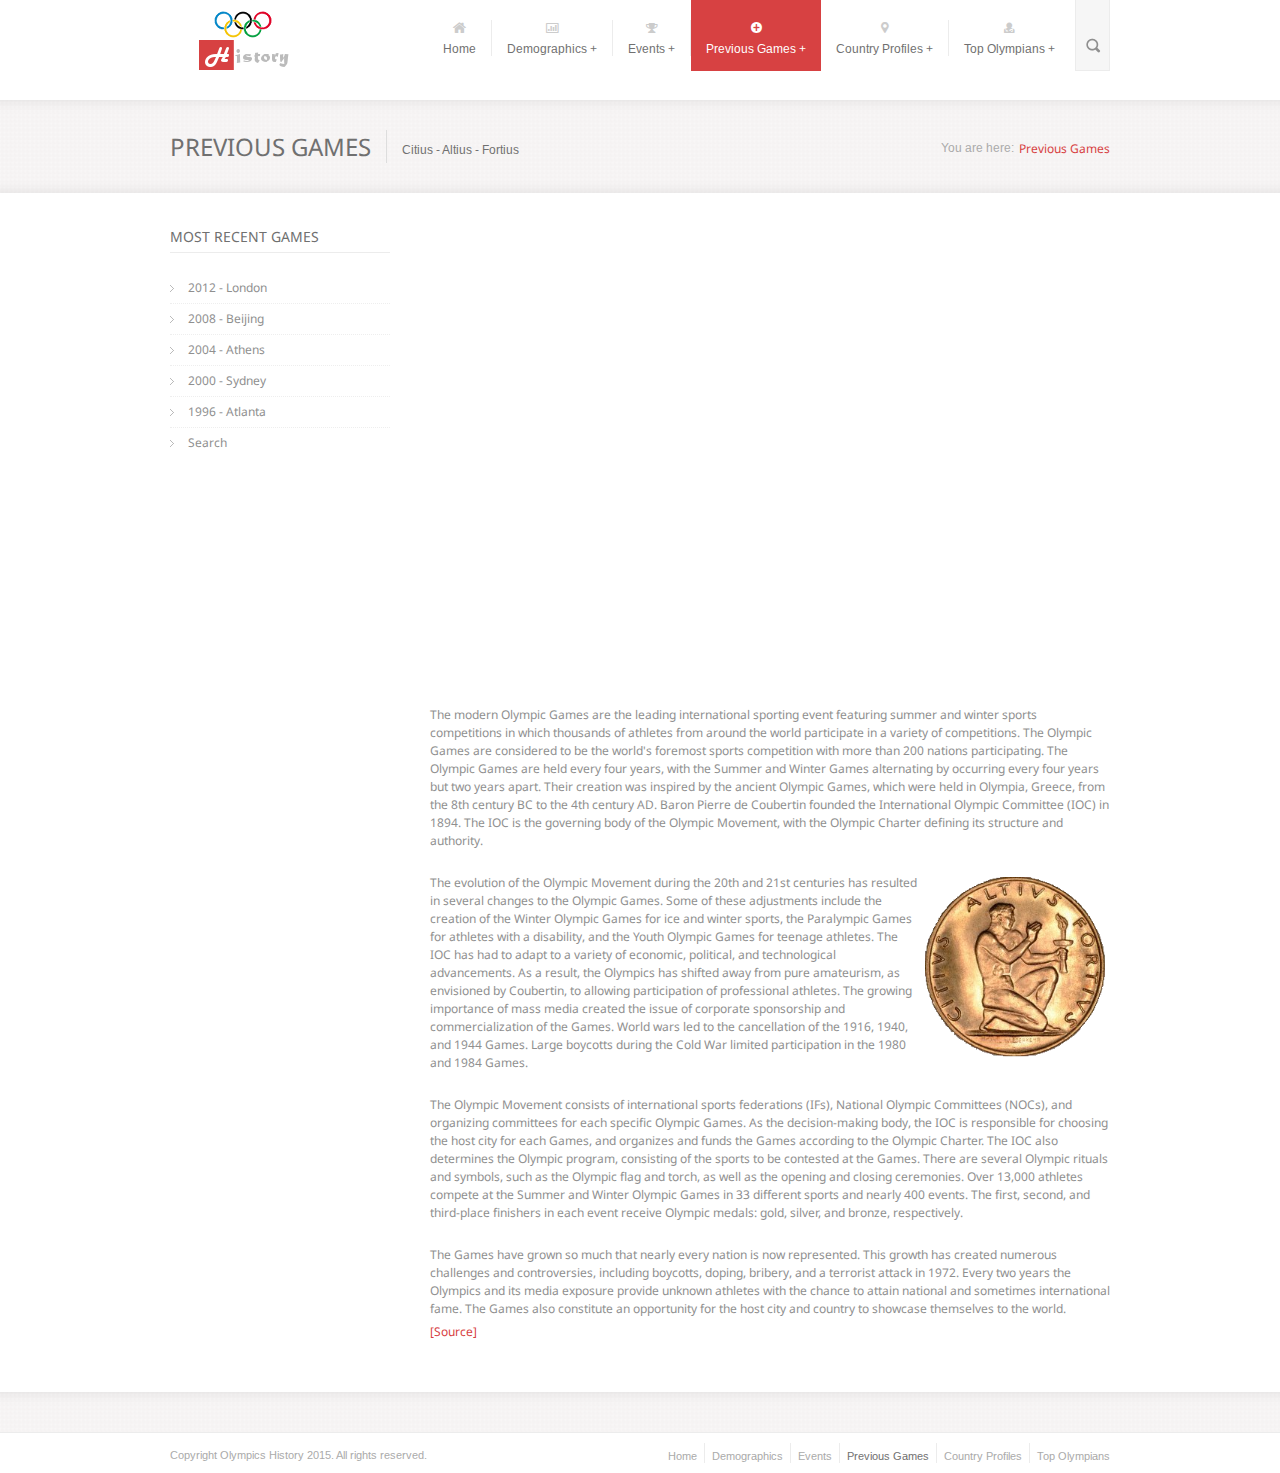
<file: Final_Project/previous_games.html>
<!DOCTYPE html>
<html>
    <head>
        <meta charset="UTF-8">
        <title>Olympics History - Previous Games</title>
        <meta name="description" content="Multipurpose Responsive Site Theme">
        <meta name="author" content="pixel-industry">
        <meta name="viewport" content="initial-scale=1, maximum-scale=1">
        <meta name="viewport" content="width=device-width">
        
        <!-- favicon -->
        <link rel="shortcut icon" type="image/x-icon" href="favicon.ico" />
        <link rel="icon" type="image/x-icon" href="favicon.ico" />

        <!-- stylesheets -->

        <link rel="stylesheet" href="css/basic.css" />
        <link rel="stylesheet" href="css/style.css" />

        <!-- navigation icons using "font awesome" -->
        <link rel="stylesheet" href="Font-Awesome/css/font-awesome.css" />

        <!-- google web fonts -->
        <link href='http://fonts.googleapis.com/css?family=Arimo' rel='stylesheet' type='text/css'>
        <link href='http://fonts.googleapis.com/css?family=Droid+Sans:400,700' rel='stylesheet' type='text/css'>
        <link href='http://fonts.googleapis.com/css?family=Droid+Serif:400,700,400italic,700italic' rel='stylesheet' type='text/css'>

        <!-- js files -->
        <script  src="js/jquery-1.7.2.js"></script> <!-- jQuery 1.7.2 -->
        <script  src="js/jquery.placeholder.min.js"></script><!-- jQuery placeholder fix for old browsers -->
        <script  src="js/socialstream.jquery.js"></script> <!-- Social Networks Feeds -->
        <script  src="js/jquery.tweetscroll.js"></script> <!-- jQuery tweetscroll plugin -->
        <script  src="js/jquery.carouFredSel-6.0.0-packed.js"></script><!-- CarouFredSel carousel plugin -->
        <script  src="js/include.js"></script> <!-- jQuery custom options -->
        
        <!--[if (gte IE 6)&(lte IE 8)]>
            <script type="text/javascript" src="js/selectivizr.js"></script>
        <![endif]-->
        <!--[if lt IE 9]>
            <script src="js/html5shiv.js"></script>
        <![endif]-->
    </head>

    <body>
        <!-- header start -->
        <header id="header" class="clearfix">

            <!-- logo start -->
            <section id="logo">
                <a href="index.html">
                    <img src="img/logo2.png" alt="logo"/>
                </a>
            </section><!-- #logo end -->

            <!-- nav container start -->
            <section id="nav-container">

                 <!-- main navigation start  -->
                <nav id="nav">
                    <ul class="nav nav-list">
                        <li>
                            <a href="index.html">
                                <i class="icon-nav icon-home"></i>
                                Home
                            </a>
                        </li>
                        <li>
                            <a href="#">
                                <i class="icon-nav icon-bar-chart"></i>
                                Demographics +</a>
                            <ul>
                                <li><a href="geopolitics.html">Geopolitics</a></li>
                                <li><a href="economics.html">Economics</a></li>
                                <li><a href="population.html">Population</a></li>
                            </ul>
                        </li>
                        <li>
                            <a href="events.html">
                                <i class="icon-nav icon-trophy"></i>
                                Events +</a>
                            <ul>
                                <li><a href="#">Track &amp; Field / Running</a></li>
                                <li><a href="#">Aquatics</a></li>
                                <li><a href="#">Boating / Rowing</a></li>
                                <li><a href="#">Martial Arts</a></li>
                                <li><a href="#">Gymnastics</a></li>
                                <li><a href="#">Tug of War</a></li>
                                <li><a href="#">More...</a></li>
                            </ul>
                        </li>
                        <li class="active">
                            <a href="previous_games.html" class="active">
                                <i class="icon-nav icon-plus-sign"></i>
                                Previous Games +</a>
                            <ul>
                                <li><a href="london2012.html">2012 - London</a></li>
                                <li><a href="#">2008 - Beijing</a></li>
                                <li><a href="#">2004 - Athens</a></li>
                                <li><a href="#">2000 - Sydney</a></li>
                                <li><a href="#">1996 - Atlanta</a></li>
                                <li><a href="#">More...</a></li>
                            </ul>
                        </li>
                        <li>
                            <a href="country_profiles.html">
                                <i class="icon-nav icon-map-marker"></i>
                                Country Profiles +</a>
                            <ul>
                                <li><a href="united_states.html">United States</a></li>
                                <li><a href="#">Russia/USSR</a></li>
                                <li><a href="#">China</a></li>
                                <li><a href="#">Germany</a></li>
                                <li><a href="#">United Kingdom</a></li>
                                <li><a href="#">More...</a></li>
                            </ul>
                        </li>
                        <li>
                            <a href="#">
                                <i class="icon-nav icon-user-md"></i>
                                Top Olympians +</a>
                            <ul>
                                <li><a href="michaelphelps.html">Michael Phelps</a></li>
                                <li><a href="#">Larisa Latynina</a></li>
                                <li><a href="#">Paavo Nurmi</a></li>
                                <li><a href="#">Mark Spitz</a></li>
                                <li><a href="#">Carl Lewis</a></li>
                                <li><a href="#">More...</a></li>
                            </ul>
                        </li>
                    </ul> 
                </nav><!-- main navigation end -->
               <!-- responsive navigation start -->
                <select id="nav-responsive">
                    <option selected="" value="">Site Navigation...</option>

                    <option value="index.html">Home</option>

                    <option value="">Portfolio</option>
                    <option value="geopolitics.html">- Geopolitics</option>
                    <option value="economics.html">- Economics</option>
                    <option value="population.html">- Population</option>

                    <option value="events.html">Events</option>
                    <option value="#">- Track and Field/Running</option>
                    <option value="#">- Aquatics</option>
                    <option value="#">- Boating / Rowing</option>
                    <option value="#">- Martial Arts</option>
                    <option value="#">- Gymnastics</option>
                    <option value="#">- Tug of War</option>
                    <option value="#">- More...</option>

                    <option value="previous_games.html">Previous Games</option>
                    <option value="london2012.html">- 2012 - London</option>
                    <option value="#">- 2008 - Beijing</option>
                    <option value="#">- 2004 - Athens</option>
                    <option value="#">- 2000 - Sydney</option>
                    <option value="#">- 1996 - Atlanta</option>
                    <option value="#">- More...</option>

                    <option value="country_profiles.html">Country Profiles</option>
                    <option value="united_states.html">- Uunited States</option>
                    <option value="#">- Russia/USSR</option>
                    <option value="#">- China</option>
                    <option value="#">- Germany</option>
                    <option value="#">- United Kingdom</option>
                    <option value="#">- More...</option>

                    <option value="">Top Olympians</option>
                    <option value="michaelphelps.html">- Michael Phelps</option>
                    <option value="">- Larisa Latynina</option>
                    <option value="">- Paavo Nurmi</option>
                    <option value="">- Mark Spitz</option>
                    <option value="">- Carl Lewis</option>
                    <option value="">- More</option>

                </select> <!-- responsive navigation end -->

            </section><!-- nav container end -->

            <!-- search start -->
            <section id="search">
                <form action="#" method="get">
                    <input id="search-submit" type="submit" />
                    <input id="search-bkg" type="text" placeholder="Type and press enter.." />                   
                </form>
            </section><!-- search end -->

        </header><!-- header end -->

        <!-- page-title start-->
        <section class="page-title-container">

            <!-- top shadow on container -->
            <div class="shadow-top"></div>

            <section class="page-title">
                <div class="title">
                    <h1>Previous Games</h1>
                    <p>Citius - Altius - Fortius</p>
                </div>

                <ul class="breadcrumbs">
                    <li>
                        You are here:
                    </li>
                    <li class="active">
                        <a href="previous_games.html">Previous Games</a>
                    </li>
                </ul>                        
            </section>

            <div class="shadow-bottom"></div>
        </section>

        <!-- content start -->
        <div id="content-wrapper">

            <div class="container_12">

                <aside class="grid_3 aside left">

                    <ul class="aside-widgets">

                        <li class="categories">
                            <h5>Most Recent Games</h5>
                            <ul class="arrow-list">
                                <li><a href="london2012.html">2012 - London</a></li>
                                <li><a href="#">2008 - Beijing</a></li>
                                <li><a href="#">2004 - Athens</a></li>
                                <li><a href="#">2000 - Sydney</a></li>
                                <li><a href="#">1996 - Atlanta</a></li>
                                <li><a href="#">Search</a></li>
                            </ul>
                        </li><!-- categories widget end -->
                    </ul><!-- sidebar widgets end -->
                </aside><!-- sidebar end -->

                <article class="grid_9 content-sidebar-left">

					<p>
						
						<script type='text/javascript' src='https://public.tableau.com/javascripts/api/viz_v1.js'></script><div class='tableauPlaceholder' style='width: 734px; height: 469px;'><noscript><a href='#'><img alt='Host Cities Dashboard ' src='https:&#47;&#47;public.tableau.com&#47;static&#47;images&#47;CS&#47;CS235FinalProject-ZaydTableauWorkbook&#47;HostCitiesDashboard&#47;1_rss.png' style='border: none' /></a></noscript><object class='tableauViz' width='734' height='469' style='display:none;'><param name='host_url' value='https%3A%2F%2Fpublic.tableau.com%2F' /> <param name='site_root' value='' /><param name='name' value='CS235FinalProject-ZaydTableauWorkbook&#47;HostCitiesDashboard' /><param name='tabs' value='no' /><param name='toolbar' value='yes' /><param name='static_image' value='https:&#47;&#47;public.tableau.com&#47;static&#47;images&#47;CS&#47;CS235FinalProject-ZaydTableauWorkbook&#47;HostCitiesDashboard&#47;1.png' /> <param name='animate_transition' value='yes' /><param name='display_static_image' value='yes' /><param name='display_spinner' value='yes' /><param name='display_overlay' value='yes' /><param name='display_count' value='yes' /><param name='showVizHome' value='no' /><param name='showTabs' value='y' /><param name='bootstrapWhenNotified' value='true' /></object></div>
					</p>	
					<p>
						The modern Olympic Games are the leading international 
						sporting event featuring summer and winter sports competitions in which thousands of 
						athletes from around the world participate in a variety of competitions. The Olympic 
						Games are considered to be the world's foremost sports competition with more than 
						200 nations participating. The Olympic Games are held every four years, with the 
						Summer and Winter Games alternating by occurring every four years but two years apart. 
						Their creation was inspired by the ancient Olympic Games, which were held in Olympia, 
						Greece, from the 8th century BC to the 4th century AD. Baron Pierre de Coubertin founded 
						the International Olympic Committee (IOC) in 1894. The IOC is the governing body of 
						the Olympic Movement, with the Olympic Charter defining its structure and authority.
					</p>
					<br>
					<p>
						<img src="img/olympic_motto.png" align="right" style="width: 180px; height: 180px; margin:3px 5px">
						The evolution of the Olympic Movement during the 20th and 21st centuries has resulted 
						in several changes to the Olympic Games. Some of these adjustments include the creation 
						of the Winter Olympic Games for ice and winter sports, the Paralympic Games for athletes 
						with a disability, and the Youth Olympic Games for teenage athletes. The IOC has had to 
						adapt to a variety of economic, political, and technological advancements. As a result, 
						the Olympics has shifted away from pure amateurism, as envisioned by Coubertin, to 
						allowing participation of professional athletes. The growing importance of mass media 
						created the issue of corporate sponsorship and commercialization of the Games. World wars 
						led to the cancellation of the 1916, 1940, and 1944 Games. Large boycotts during the Cold 
						War limited participation in the 1980 and 1984 Games.
					</p>
					<br>
					<p>	
						The Olympic Movement consists of international sports federations (IFs), National Olympic 
						Committees (NOCs), and organizing committees for each specific Olympic Games. As the 
						decision-making body, the IOC is responsible for choosing the host city for each Games, 
						and organizes and funds the Games according to the Olympic Charter. The IOC also determines 
						the Olympic program, consisting of the sports to be contested at the Games. There are 
						several Olympic rituals and symbols, such as the Olympic flag and torch, as well as the 
						opening and closing ceremonies. Over 13,000 athletes compete at the Summer and Winter Olympic 
						Games in 33 different sports and nearly 400 events. The first, second, and third-place 
						finishers in each event receive Olympic medals: gold, silver, and bronze, respectively.
					</p>
					<br>
					<p>	
						The Games have grown so much that nearly every nation is now represented. This growth has 
						created numerous challenges and controversies, including boycotts, doping, bribery, and a 
						terrorist attack in 1972. Every two years the Olympics and its media exposure provide unknown 
						athletes with the chance to attain national and sometimes international fame. The Games 
						also constitute an opportunity for the host city and country to showcase themselves to 
						the world.
					</p>
                    <a style="color:#d74142" href="http://en.wikipedia.org/wiki/Olympic_Games">[Source]</a>
                </article><!-- .content-sidebar-left end -->

            </div><!-- container_12 end -->
        </div><!-- content wrapper end -->


        <!-- footer wrapper start -->
        <div id="footer-wrapper">

            <div class="shadow-top"></div>

            <footer id="footer" class="container_12">

            </footer><!-- footer end -->

            <!-- copyright container start -->
            <section class="copyright-container">

                <div class="copyright container_12">
                    <p>
                        Copyright Olympics History 2015. All rights reserved.
                    </p>

                    <ul class="breadcrumbs">
                        <li>
                            <a href="index.html">Home</a>
                        </li>
                        <li>
                            <a href="geopolitics.html">Demographics</a>
                        <li>
                            <a href="events.html">Events</a>
                        </li>
                        <li class="active">
                            <a href="previous_games.html">Previous Games</a>
                        </li>
                        <li>
                            <a href="country_profiles.html">Country Profiles</a>
                        </li>
                        <li>
                            <a href="michaelphelps.html">Top Olympians</a>
                        </li>
                    </ul> 
                </div>
            </section><!-- copyright container end -->
        </div><!-- footer wrapper end -->

        <script>
            $('.tweets-list-container').tweetscroll({
                username: 'pixel_industry', 
                time: true, 
                limit: 11, 
                replies: true, 
                position: 'append',
                date_format: 'style2',
                animation: 'slide_up',
                visible_tweets: 2
            });
            
            $("#foo3").carouFredSel({
                items: 1,
                auto: true,
                scroll: 1,
                pagination  : "#foo3_pag"
            });
            
            //placeholder fix
            $('input[placeholder], textarea[placeholder]').placeholder();
        </script>
    </body>
</html>
</file>
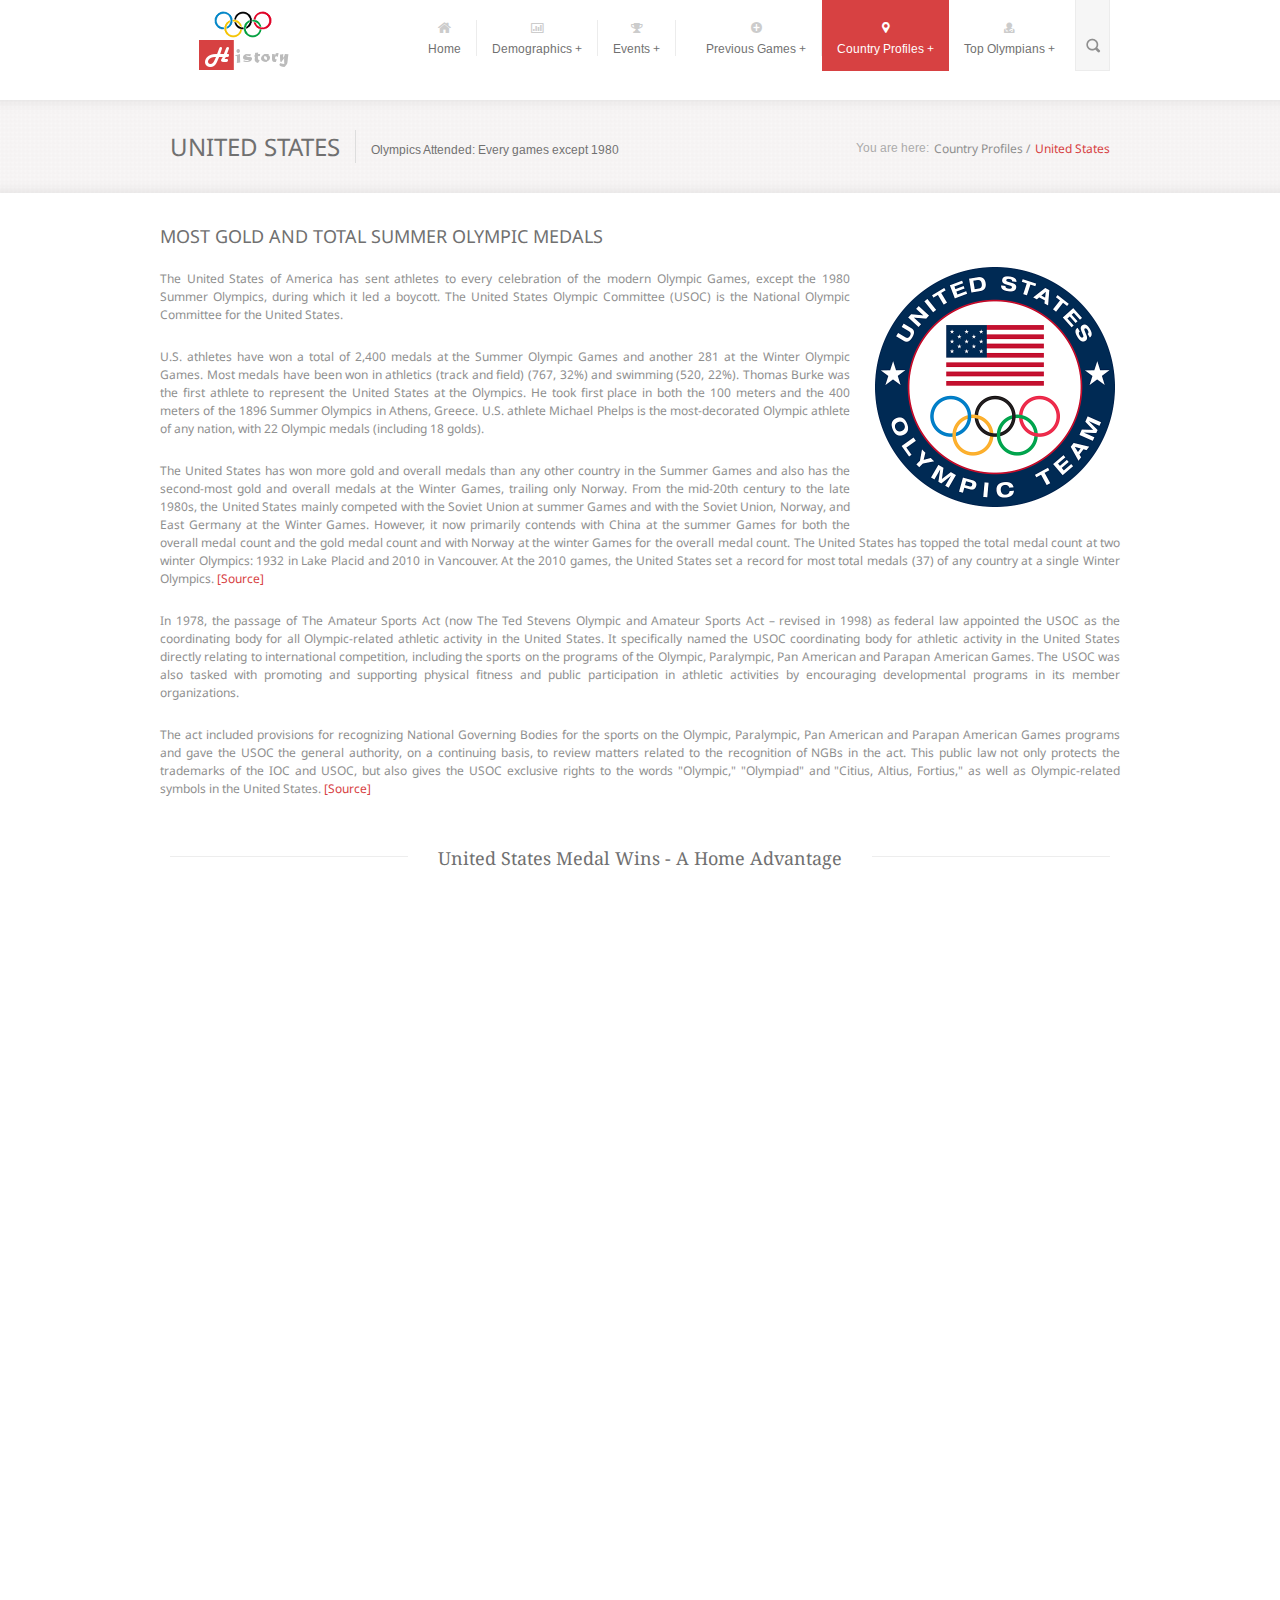
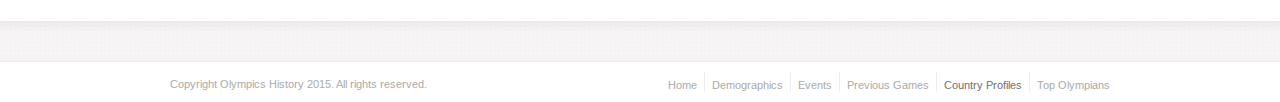
<file: Final_Project/united_states.html>
<!DOCTYPE html>
<html>
    <head>
        <meta charset="UTF-8">
        <title>Country Profiles - United States</title>
        <meta name="description" content="Olympics Facts">
        <meta name="author" content="Team Thundercats">
        <meta name="viewport" content="initial-scale=1, maximum-scale=1">
        <meta name="viewport" content="width=device-width">

        <!-- favicon -->
        <link rel="shortcut icon" type="image/x-icon" href="favicon.ico" />
        <link rel="icon" type="image/x-icon" href="favicon.ico" />

        <!-- stylesheets -->
        <link rel="stylesheet" href="css/basic.css" />
        <link rel="stylesheet" href="css/style.css" />
        <link rel="stylesheet" href="css/nivo-slider.css" />
        <link rel="stylesheet" href="css/prettyPhoto.css" />

        <!--[if IE 8]>
            <link rel="stylesheet" href="css/ie8.css" media="screen" />
        <![endif]-->

        <!-- navigation icons using "font awesome" -->
        <link rel="stylesheet" href="Font-Awesome/css/font-awesome.css" />

        <!-- google web fonts -->
        <link href='http://fonts.googleapis.com/css?family=Arimo' rel='stylesheet' type='text/css'>
        <link href='http://fonts.googleapis.com/css?family=Droid+Sans:400,700' rel='stylesheet' type='text/css'>
        <link href='http://fonts.googleapis.com/css?family=Droid+Serif:400,700,400italic,700italic' rel='stylesheet' type='text/css'>
        <link href='http://fonts.googleapis.com/css?family=Oswald:400,700,300' rel='stylesheet' type='text/css'>

        <!-- js files -->
        <script  src="js/jquery-1.7.2.js"></script> <!-- jQuery 1.7.2 -->
        <script  src="js/jquery.placeholder.min.js"></script><!-- jQuery placeholder fix for old browsers -->
        <script  src="js/jquery.nivo.slider.js"></script><!-- nivo slider -->
        <script  src="js/portfolio.js"></script> <!-- portfolio custom options -->
        <script  src="js/jquery.prettyPhoto.js"></script><!-- prettyPhoto -->
        <script  src="js/jquery.tweetscroll.js"></script> <!-- jQuery tweetscroll plugin -->
        <script  src="js/socialstream.jquery.js"></script> <!-- Social Networks Feeds -->
        <script  src="js/jquery.carouFredSel-6.0.0-packed.js"></script><!-- CarouFredSel carousel plugin -->
        <script  src="js/include.js"></script> <!-- jQuery custom options -->

        <!--[if (gte IE 6)&(lte IE 8)]>
            <script type="text/javascript" src="js/selectivizr.js"></script>
        <![endif]-->
        <!--[if lt IE 9]>
            <script src="js/html5shiv.js"></script>
        <![endif]-->
    </head>

    <body>
        <!-- header start -->
        <header id="header" class="clearfix">

            <!-- logo start -->
            <section id="logo">
                <a href="index.html">
                    <img src="img/logo2.png" alt="logo"/>
                </a>
            </section><!-- #logo end -->

            <!-- nav container start -->
            <section id="nav-container">

                <!-- main navigation start  -->
                <nav id="nav">
                    <ul class="nav nav-list">
                        <li>
                            <a href="index.html">
                                <i class="icon-nav icon-home"></i>
                                Home
                            </a>
                        </li>
                        <li>
                            <a href="#">
                                <i class="icon-nav icon-bar-chart"></i>
                                Demographics +</a>
                            <ul>
                                <li><a href="geopolitics.html">Geopolitics</a></li>
                                <li><a href="economics.html">Economics</a></li>
                                <li><a href="population.html">Population</a></li>
                            </ul>
                        </li>
                        <li>
                            <a href="events.html">
                                <i class="icon-nav icon-trophy"></i>
                                Events +</a>
                            <ul>
                                <li><a href="#">Track &amp; Field / Running</a></li>
                                <li><a href="#">Aquatics</a></li>
                                <li><a href="#">Boating / Rowing</a></li>
                                <li><a href="#">Martial Arts</a></li>
                                <li><a href="#">Gymnastics</a></li>
                                <li><a href="#">Tug of War</a></li>
                                <li><a href="#">More...</a></li>
                            </ul>
                        </li>
                        <li>
                        <li>
                            <a href="previous_games.html">
                                <i class="icon-nav icon-plus-sign"></i>
                                Previous Games +</a>
                            <ul>
                                <li><a href="london2012.html">2012 - London</a></li>
                                <li><a href="#">2008 - Beijing</a></li>
                                <li><a href="#">2004 - Athens</a></li>
                                <li><a href="#">2000 - Sydney</a></li>
                                <li><a href="#">1996 - Atlanta</a></li>
                                <li><a href="#">More...</a></li>
                            </ul>
                        </li>
                        <li class="active">
                            <a href="country_profiles.html" class="active">
                                <i class="icon-nav icon-map-marker"></i>
                                Country Profiles +</a>
                            <ul>
                                <li><a href="united_states.html">United States</a></li>
                                <li><a href="#">Russia/USSR</a></li>
                                <li><a href="#">China</a></li>
                                <li><a href="#">Germany</a></li>
                                <li><a href="#">United Kingdom</a></li>
                                <li><a href="#">More...</a></li>
                            </ul>
                        </li>
                        <li>
                            <a href="#">
                                <i class="icon-nav icon-user-md"></i>
                                Top Olympians +</a>
                            <ul>
                                <li><a href="michaelphelps.html">Michael Phelps</a></li>
                                <li><a href="#">Larisa Latynina</a></li>
                                <li><a href="#">Paavo Nurmi</a></li>
                                <li><a href="#">Mark Spitz</a></li>
                                <li><a href="#">Carl Lewis</a></li>
                                <li><a href="#">More...</a></li>
                            </ul>
                        </li>
                    </ul> 
                </nav><!-- main navigation end -->

               <!-- responsive navigation start -->
                <select id="nav-responsive">
                    <option selected="" value="">Site Navigation...</option>

                    <option value="index.html">Home</option>

                    <option value="">Portfolio</option>
                    <option value="geopolitics.html">- Geopolitics</option>
                    <option value="economics.html">- Economics</option>
                    <option value="population.html">- Population</option>

                    <option value="events.html">Events</option>
                    <option value="#">- Track and Field/Running</option>
                    <option value="#">- Aquatics</option>
                    <option value="#">- Boating / Rowing</option>
                    <option value="#">- Martial Arts</option>
                    <option value="#">- Gymnastics</option>
                    <option value="#">- Tug of War</option>
                    <option value="#">- More...</option>

                    <option value="previous_games.html">Previous Games</option>
                    <option value="london2012.html">- 2012 - London</option>
                    <option value="#">- 2008 - Beijing</option>
                    <option value="#">- 2004 - Athens</option>
                    <option value="#">- 2000 - Sydney</option>
                    <option value="#">- 1996 - Atlanta</option>
                    <option value="#">- More...</option>

                    <option value="country_profiles.html">Country Profiles</option>
                    <option value="united_states.html">- Uunited States</option>
                    <option value="#">- Russia/USSR</option>
                    <option value="#">- China</option>
                    <option value="#">- Germany</option>
                    <option value="#">- United Kingdom</option>
                    <option value="#">- More...</option>

                    <option value="">Top Olympians</option>
                    <option value="michaelphelps.html">- Michael Phelps</option>
                    <option value="">- Larisa Latynina</option>
                    <option value="">- Paavo Nurmi</option>
                    <option value="">- Mark Spitz</option>
                    <option value="">- Carl Lewis</option>
                    <option value="">- More</option>

                </select> <!-- responsive navigation end -->

            </section><!-- nav container end -->
            
            <!-- search start -->
            <section id="search">
                <form action="#" method="get">
                    <input id="search-submit" type="submit" />
                    <input id="search-bkg" type="text" placeholder="Type and press enter.." />                   
                </form>
            </section><!-- search end -->

        </header><!-- header end -->
        
        <!-- page-title start-->
        <section class="page-title-container">

            <!-- top shadow on container -->
            <div class="shadow-top"></div>

            <section class="page-title">
                <div class="title">
                    <h1>United States</h1>
                    <p>Olympics Attended: Every games except 1980</p>
                </div>

                <ul class="breadcrumbs">
                    <li>
                        You are here:
                    </li>
                    <li>
                        <a href="country_profiles.html">Country Profiles  / </a>
                    </li>
                    <li class="active">
                        <a href="united_states.html">United States</a>
                    </li>
                </ul>                        
            </section>

            <div class="shadow-bottom"></div>
        </section>

        <!-- content start -->
        <div id="content-wrapper">

            <div class="container_12">

                    <h3>Most Gold and Total Summer Olympic Medals</h3>

						<img src="img/team-usa.png" align="right" style="width:250px;height:250px; margin:0px 0px 10px 20px">

					<p align="justify">
						The United States of America has sent athletes to every celebration of the modern Olympic Games, 
						except the 1980 Summer Olympics, during which it led a boycott. The United States Olympic 
						Committee (USOC) is the National Olympic Committee for the United States.
					</p>
					<br>
					<p align="justify">
						U.S. athletes have won a total of 2,400 medals at the Summer Olympic Games and another 281 at the 
						Winter Olympic Games. Most medals have been won in athletics (track and field) (767, 32%) and 
						swimming (520, 22%). Thomas Burke was the first athlete to represent the United States at the 
						Olympics. He took first place in both the 100 meters and the 400 meters of the 1896 Summer 
						Olympics in Athens, Greece. U.S. athlete Michael Phelps is the most-decorated Olympic athlete of 
						any nation, with 22 Olympic medals (including 18 golds).
					</p>
					<br>
					<p align="justify">
						The United States has won more gold and overall medals than any other country in the Summer 
						Games and also has the second-most gold and overall medals at the Winter Games, 
						trailing only Norway. From the mid-20th century to the late 1980s, the United States 
						mainly competed with the Soviet Union at summer Games and with the Soviet Union, 
						Norway, and East Germany at the Winter Games. However, it now primarily contends with 
						China at the summer Games for both the overall medal count and the gold medal count and 
						with Norway at the winter Games for the overall medal count. The United States has topped 
						the total medal count at two winter Olympics: 1932 in Lake Placid and 2010 in Vancouver. 
						At the 2010 games, the United States set a record for most total medals (37) of any 
						country at a single Winter Olympics.<a style="color:#d74142" href="http://en.wikipedia.org/wiki/United_States_at_the_Olympics"> [Source]</a>
					</p>
                    
					<br>
					<p align="justify">
						In 1978, the passage of The Amateur Sports Act (now The Ted Stevens Olympic and Amateur 
						Sports Act – revised in 1998) as federal law appointed the USOC as the coordinating body 
						for all Olympic-related athletic activity in the United States. It specifically named the 
						USOC coordinating body for athletic activity in the United States directly relating to 
						international competition, including the sports on the programs of the Olympic, Paralympic, 
						Pan American and Parapan American Games. The USOC was also tasked with promoting and 
						supporting physical fitness and public participation in athletic activities by encouraging 
						developmental programs in its member organizations. 
					</p>
					<br>
					<p align="justify">
						The act included provisions for recognizing National Governing Bodies for the sports on the 
						Olympic, Paralympic, Pan American and Parapan American Games programs and gave the USOC the 
						general authority, on a continuing basis, to review matters related to the recognition of 
						NGBs in the act. This public law not only protects the trademarks of the IOC and USOC, but 
						also gives the USOC exclusive rights to the words "Olympic," "Olympiad" and "Citius, Altius, 
						Fortius," as well as Olympic-related symbols in the United States.<a style="color:#d74142" href="http://www.teamusa.org/About-the-USOC/Inside-the-USOC/History"> [Source]</a>         
					</p>

					<br><br>
                    
                <article class="grid_12">
                    <!-- team title -->
                    <div class="divider-with-title">                    
                        <div class="title">
                            <h1>United States Medal Wins - A Home Advantage</h1>
                        </div>
                    </div><!-- team title end -->

                    <article class="grid_3 alpha team">
 						<script type='text/javascript' src='https://public.tableau.com/javascripts/api/viz_v1.js'></script><div class='tableauPlaceholder' style='width: 944px; height: 669px;'><noscript><a href='#'><img alt='US Medal Wins Dashboard ' src='https:&#47;&#47;public.tableau.com&#47;static&#47;images&#47;CS&#47;CS235FinalProject-ZaydTableauWorkbook&#47;USMedalWinsDashboard&#47;1_rss.png' style='border: none' /></a></noscript><object class='tableauViz' width='944' height='669' style='display:none;'><param name='host_url' value='https%3A%2F%2Fpublic.tableau.com%2F' /> <param name='site_root' value='' /><param name='name' value='CS235FinalProject-ZaydTableauWorkbook&#47;USMedalWinsDashboard' /><param name='tabs' value='no' /><param name='toolbar' value='yes' /><param name='static_image' value='https:&#47;&#47;public.tableau.com&#47;static&#47;images&#47;CS&#47;CS235FinalProject-ZaydTableauWorkbook&#47;USMedalWinsDashboard&#47;1.png' /> <param name='animate_transition' value='yes' /><param name='display_static_image' value='yes' /><param name='display_spinner' value='yes' /><param name='display_overlay' value='yes' /><param name='display_count' value='yes' /><param name='showVizHome' value='no' /><param name='showTabs' value='y' /><param name='bootstrapWhenNotified' value='true' /></object></div>
                    </article><!-- team member end -->

                </article>

            </div><!-- container_12 end -->
        </div><!-- content wrapper end -->


        <!-- footer wrapper start -->
        <div id="footer-wrapper">

            <div class="shadow-top"></div>

            <footer id="footer" class="container_12">

            </footer><!-- footer end -->

            <!-- copyright container start -->
            <section class="copyright-container">

                <div class="copyright container_12">
                    <p>
                        Copyright Olympics History 2015. All rights reserved.
                    </p>

                    <ul class="breadcrumbs">
                        <li>
                            <a href="index.html">Home</a>
                        </li>
                        <li>
                            <a href="geopolitics.html">Demographics</a>
                        <li>
                            <a href="events.html">Events</a>
                        </li>
                        <li>
                            <a href="previous_games.html">Previous Games</a>
                        </li>
                        <li class="active">
                            <a href="country_profiles.html">Country Profiles</a>
                        </li>
                        <li>
                            <a href="michaelphelps.html">Top Olympians</a>
                        </li>
                    </ul> 
                </div>
            </section><!-- copyright container end -->


        <script>
            $("#foo3").carouFredSel({
                items: 1,
                auto: true,
                scroll: 1,
                pagination  : "#foo3_pag"
            });
            
            //placeholder fix
            $('input[placeholder], textarea[placeholder]').placeholder();
        </script>
    </body>
</html>
</file>
<file: Templates/alexx_HTML5_Theme/css/basic.css>
/* ============================================================================

Theme Name: Alexx Responsive Site Template
Theme URI: http://pixel-industry.com/alexx
Description: Alexx is Clean and Responsive Site Template suited for both business and creative wbsites
Author: pixel-industry
Author URI: http://pixel-industry.com
Version: 1.0

============================================================================= */

/* -----------------------------------------------------------------------------

        CSS CONTENTS
        
        1. CSS reset
        2. 960 GS by nathan Smith 
        3. Elements
            3.1. Accordion
            3.2. Buttons
            3.3. Code
            3.4. Information boxes
            3.5. Tabs
            3.6. Toggle
            3.7. Lists
            3.8. Dropcaps

-------------------------------------------------------------------------------- */



/* 1. CSS RESET
================================================================================ */

a, abbr, acronym, address, applet, article, aside, audio, b, big, blockquote, body, canvas, caption,center, cite, code, dd, del, details, dfn, dialog, div, dl, dt, em, embed, fieldset, figcaption, figure, font, footer, form, h1, h2, h3, h4, h5, h6, header, hgroup, hr, html, i, iframe, img, ins, kbd, label, legend, li, mark, menu, meter, nav, object, ol, output, p, pre, progress, q, rp, rt, ruby, s, samp, section, small, span, strike, strong, sub, summary, sup, table, tbody, td, tfoot, th, thead, time, tr, tt, u, ul, var, video, xmp { border: 0; margin: 0; padding: 0;}
article, aside, details, figcaption, figure, footer, header, hgroup, menu, nav, section {display: block;}
b, strong {font-weight: bold;}
img {color: transparent; font-size: 0; vertical-align: middle; -ms-interpolation-mode: bicubic;}
ol, ul {list-style: none;}
li {display: list-item;}
table {border-collapse: collapse; border-spacing: 0;}
th, td, caption {font-weight: normal; vertical-align: top; text-align: left;}
q {quotes: none;}
q:before, q:after {content: ''; content: none;}
sub, sup, small {font-size: 75%;}
sub,sup {line-height: 0; position: relative; vertical-align: baseline;}
sub {bottom: -0.25em;}
sup {top: -0.5em;}
svg {overflow: hidden;}
a:active{outline: none;}
a:focus{ outline: none;}
:focus {outline: 0;}



/*   2. 960GS BY NATHAN SMITH 
        licensed under GPL and MIT
============================================================================= */

/* `Container
----------------------------------------------------------------------------- */
.container_12 {margin-left: auto; margin-right: auto; width: 960px; float: left;}

/* `Grid >> Global
----------------------------------------------------------------------------- */
.grid_1, .grid_2, .grid_3, .grid_4, .grid_5, .grid_6, .grid_7, .grid_8, .grid_9, .grid_10, .grid_11, .grid_12 {display: inline; float: left; margin-left: 10px; margin-right: 10px; margin-bottom: 40px;}
.push_1, .pull_1, .push_2, .pull_2, .push_3, .pull_3, .push_4, .pull_4, .push_5, .pull_5, .push_6, .pull_6, .push_7, .pull_7, .push_8, .pull_8, .push_9, .pull_9, .push_10, .pull_10, .push_11, .pull_11 {position: relative;}

/* `Grid >> Children (Alpha ~ First, Omega ~ Last)
----------------------------------------------------------------------------- */
.alpha {margin-left: 0; margin-bottom: 0;}
.omega {margin-right: 0; margin-bottom: 0;}

/* `Grid >> 12 Columns
----------------------------------------------------------------------------- */
.container_12 .grid_1 {width: 60px;}
.container_12 .grid_2 {width: 140px;}
.container_12 .grid_3 {width: 220px;}
.container_12 .grid_4 {width: 300px;}
.container_12 .grid_5 {width: 380px;}
.container_12 .grid_6 {width: 460px;}
.container_12 .grid_7 {width: 540px;}
.container_12 .grid_8 {width: 620px;}
.container_12 .grid_9 {width: 700px;}
.container_12 .grid_10 {width: 780px;}
.container_12 .grid_11 {width: 860px;}
.container_12 .grid_12 {width: 940px;}


/* `Grid >> Nested columns
----------------------------------------------------------------------------- */
  .container_12 [class^="grid_"] [class^="grid_"]{
        margin-bottom: 0px;
    }


/* `Prefix Extra Space >> 12 Columns
----------------------------------------------------------------------------- */
.container_12 .prefix_1 {padding-left: 80px;}
.container_12 .prefix_2 {padding-left: 160px;}
.container_12 .prefix_3 {padding-left: 240px;}
.container_12 .prefix_4 {padding-left: 320px;}
.container_12 .prefix_5 {padding-left: 400px;}
.container_12 .prefix_6 {padding-left: 480px;}
.container_12 .prefix_7 {padding-left: 560px;}
.container_12 .prefix_8 {padding-left: 640px;}
.container_12 .prefix_9 {padding-left: 720px;}
.container_12 .prefix_10 {padding-left: 800px;}
.container_12 .prefix_11 {padding-left: 880px;}

/* `Suffix Extra Space >> 12 Columns
----------------------------------------------------------------------------- */
.container_12 .suffix_1 {padding-right: 80px;}
.container_12 .suffix_2 {padding-right: 160px;}
.container_12 .suffix_3 {padding-right: 240px;}
.container_12 .suffix_4 {padding-right: 320px;}
.container_12 .suffix_5 {padding-right: 400px;}
.container_12 .suffix_6 {padding-right: 480px;}
.container_12 .suffix_7 {padding-right: 560px;}
.container_12 .suffix_8 {padding-right: 640px;}
.container_12 .suffix_9 {padding-right: 720px;}
.container_12 .suffix_10 {padding-right: 800px;}
.container_12 .suffix_11 {padding-right: 880px;}

/* `Push Space >> 12 Columns
----------------------------------------------------------------------------- */
.container_12 .push_1 {left: 80px;}
.container_12 .push_2 {left: 160px;}
.container_12 .push_3 {left: 240px;}
.container_12 .push_4 {left: 320px;}
.container_12 .push_5 {left: 400px;}
.container_12 .push_6 {left: 480px;}
.container_12 .push_7 {left: 560px;}
.container_12 .push_8 {left: 640px;}
.container_12 .push_9 {left: 720px;}
.container_12 .push_10 {left: 800px;}
.container_12 .push_11 {left: 880px;}

/* `Pull Space >> 12 Columns
----------------------------------------------------------------------------- */
.container_12 .pull_1 {left: -80px;}
.container_12 .pull_2 {left: -160px;}
.container_12 .pull_3 {left: -240px;}
.container_12 .pull_4 {left: -320px;}
.container_12 .pull_5 {left: -400px;}
.container_12 .pull_6 {left: -480px;}
.container_12 .pull_7 {left: -560px;}
.container_12 .pull_8 {left: -640px;}
.container_12 .pull_9 {left: -720px;}
.container_12 .pull_10 {left: -800px;}
.container_12 .pull_11 {left: -880px;}

/* `Clear Floated Elements
----------------------------------------------------------------------------- */
.clear {clear: both; display: block; overflow: hidden; visibility: hidden; width: 0; height: 0;}
.clearfix:before, .clearfix:after, .container_12:before, .container_12:after { content: '.'; display: block; overflow: hidden; visibility: hidden; font-size: 0; line-height: 0; width: 0; height: 0;}
.clearfix:after, .container_12:after {clear: both;}



/*   3. ELEMENTS
============================================================================= */

/* 3.1. Accordion
----------------------------------------------------------------------------- */
.accordion{
    position: relative;
}
.accordion .title{ 
    float: left; 
    margin-bottom: 3px;
    width: 100%;
}
.accordion .title:last-child{
    margin-bottom: 0 !important;
}
.accordion .content{
    border: 1px solid #ECECEC;
    display:none;
    float: left;
    overflow: hidden;
    padding: 10px;
    margin-bottom: 3px;
}
.accordion .title a{
    background: #fff url('../img/toggle-open.png') no-repeat right center;
    border: 1px solid #e9e9e9;
    color: #797979;
    cursor:pointer;
    display: block;    
    font: 12px 'Droid Sans',sans-serif;    
    padding: 8px 10px;   
}
.accordion .active a{
    background: #Fff url('../img/toggle-close.png') no-repeat right center !important;
    color: #d74142;
}

.accordion .title a:hover{
    color: #d74142;
}


/* 3.2. Buttons - big button style
----------------------------------------------------------------------------- */
p + .btn-big, 
p + .btn-medium,
p + .btn-small{
    margin-top: 14px;
}

ul + .btn-big,
ul + .btn-medium,
ul + .btn-small{
    margin-top: 14px;  
}

.btn-small + .btn-small,
.btn-medium + .btn-medium,
.btn-big + .btn-big{
    margin-left: 10px;
}

.btn-big,
.btn-medium,
.btn-small{
    background: #d74142;

    -moz-box-shadow: 1px 1px 2px #aaa;
    -webkit-box-shadow: 1px 1px 2px #aaa;
    box-shadow: 1px 1px 2px #aaa;

    -webkit-transition: all 0.3s ease 0s;
    -moz-transition: all 0.3s ease 0s;
    -o-transition: all 0.3s ease 0s;
    -ms-transition: all 0.3s ease 0s;
    transition: all 0.3s ease 0s;
}


.btn-big.white, 
.btn-medium.white,
.btn-small.white{
    background: #fff;
}


.btn-big:hover,
.btn-medium:hover,
.btn-small:hover{
    background: #707070;
}

.btn-big.white:hover, 
.btn-medium.white:hover,
.btn-small.white:hover{
    background: #fff;
}

.btn-big.white span, 
.btn-medium.white span,
.btn-small.white span{
    color: #8f8f8f;
    font-style: italic;
}

.btn-big{
    float: left;
}

.btn-big span{
    font: 14px 'Arimo', sans-serif;
    text-transform: uppercase;
    color: #fff;
    padding: 10px 15px;
    display: block;
    text-align: center;
}

/* Buttons - medium button style
----------------------------------------------------------------------------- */
.btn-medium{
    float: left;
}

.btn-medium span{
    font: 12px 'Arimo', sans-serif;
    text-transform: uppercase;
    color: #fff;
    padding: 9px 14px;
    display: block;
    text-align: center;
}

/* Buttons - small button style
----------------------------------------------------------------------------- */
.btn-small{
    float: left;
}

.btn-small span{
    font: 11px 'Arimo', sans-serif;
    text-transform: uppercase;
    color: #fff;
    padding: 7px 12px;
    display: block;
    text-align: center;
}



/* 3.3. Code 
----------------------------------------------------------------------------- */
code{
    float: left;
    width: 100%;
    background: #f6f6f6;
    padding: 5px 10px;
    margin-bottom: 20px;
    font: 12px 'Droid Sans', sans-serif;
}


/* 3.4. Infromation boxes - INFO BOX
----------------------------------------------------------------------------- */
.infobox{
    background: #e0f2ff;
    border: 1px solid #c1def2;
    width: 100%;
    float: left;
    margin-bottom: 10px;
}

.infobox p{
    background: url('../img/info-box.png') no-repeat 0 center;
    margin: 10px;
    padding-left: 25px;
    color: #61adb0;
    text-shadow: 0 1px 0 #fff;
}


/* Infromation boxes - WARNING BOX
----------------------------------------------------------------------------- */
.warning-box{
    background: #f3efd3;
    border: 1px solid #dedabd;
    width: 100%;
    float: left;
    margin-bottom: 10px;
}

.warning-box p{
    background: url('../img/warning-box.png') no-repeat 0 center;
    margin: 10px;
    padding-left: 27px;
    color: #a19c7a;
    text-shadow: 0 1px 0 #fff;
}

/* Infromation boxes - SHOP BOX
----------------------------------------------------------------------------- */
.shop-box{
    background: #b4dafb;
    border: 1px solid #9fc7eb;
    width: 100%;
    float: left;
    margin-bottom: 10px;
}

.shop-box p{
    background: url('../img/shop-box.png') no-repeat 0 center;
    margin: 10px;
    padding-left: 27px;
    color: #fff;
    text-shadow: 0 1px 0 #a3c2fc;
}

/* Infromation boxes - NOTE BOX
----------------------------------------------------------------------------- */
.note-box{
    background: #f8f6bc;
    border: 1px solid #e7e48b;
    border-radius: 3px;
    width: 100%;
    float: left;
    margin-bottom: 10px;
}

.note-box p{
    background: url('../img/note-box.png') no-repeat 0 center;
    margin: 10px;
    padding-left: 25px;
    color: #989426;
    text-shadow: 0 1px 0 #fff;
}

/* Infromation boxes - SUCCES BOX
----------------------------------------------------------------------------- */
.success-box{
    background: #ebfdd7;
    border: 1px solid #cef4a4;
    border-radius: 3px;
    width: 100%;
    float: left;
    margin-bottom: 10px;
}

.success-box p{
    background: url('../img/success-box.png') no-repeat 0 center;
    margin: 10px;
    padding-left: 25px;
    color: #7eb244;
    text-shadow: 0 1px 0 #fff;
}

/* Infromation boxes - ERROR BOX
----------------------------------------------------------------------------- */
.error-box{
    background: #fadddd;
    border: 1px solid #fcc1c1;
    border-radius: 3px;
    width: 100%;
    float: left;
    margin-bottom: 10px;
}

.error-box p{
    background: url('../img/error-box.png') no-repeat 0 center;
    margin: 10px;
    padding-left: 25px;
    color: #d86d6d;
    text-shadow: 0 1px 0 #fff;
}



/* 3.5. Tabs
----------------------------------------------------------------------------- */
.tabs{
    width: 100%;
    overflow: hidden;
    float: left;
}

.tabs li{
    background: #fff;
    float: left;
    border-top: 1px solid #ececec;
    border-right: 1px solid #ececec;
    border-bottom: 1px solid #ececec;
    overflow: hidden;
    position: relative;
    padding: 0;
    line-height: 32px;
}

.tabs li:first-child{
    border-left: 1px solid #ececec;
}

.tabs li a{    
    color: #8f8f8f;    
    padding: 0px 16px;
    text-shadow: 0 1px 0 #ffffff;
}

.tabs li.active{
    border-bottom: 3px #fff;
    background: #fff;
}

.tabs li.active a{
    line-height: 31px;
}

.tab-content-wrap{
    border: 1px solid #ececec;    
    margin-top: -1px;
    overflow: hidden;
    width: 100%;
    float: left;
}

.tab-content{
    padding: 15px;
    background: #fff;
}

.tabs li a:hover, .tabs li.active a{
    color: #d74142;
}


/* 3.6. Toggle
----------------------------------------------------------------------------- */
.vertical-toggle{
    position: relative;
}

.vertical-toggle .set{ 
    float: left; 
    margin-bottom: 3px;
    width: 100%;
}

.vertical-toggle div.title:last-child{
    margin-bottom: 0 !important;
}

.vertical-toggle .content{
    display:none;
    float: left;
    overflow: hidden;
    padding: 10px;
    margin-top: 3px;
    border: 1px solid #ECECEC;
}

.vertical-toggle div.title .text{
    color: #8F8F8F;
    display: block;
    cursor:pointer;
    font: 12px 'Droid Sans',sans-serif;
    border: 1px solid #e9e9e9;
    padding: 8px 10px;
    background: #fff url('../img/toggle-open.png') no-repeat right center;
}

.vertical-toggle .active .text{
    background: #fff url('../img/toggle-close.png') no-repeat right center !important;
    color: #d74142 !important;
}

.vertical-toggle div.title .text:hover{
    color: #d74142;
}


/* 3.7. LISTS
----------------------------------------------------------------------------- */
.arrow-list li{
    border-bottom: 1px dotted #eee;
    background: url('../img/aside.png') no-repeat 0 center;
    padding-left: 18px;
    padding-bottom: 5px;
    padding-top: 5px;
    font: 12px 'Droid Sans', sans-serif;
}

.arrow-list li:last-child{
    border-bottom: none;
}

/* COLORED AND GREY LISTS STYLES */
.colored-list, .grey-list{
    width: 100%;
    float: left;
}

.colored-list li, .grey-list li{
    padding-bottom: 5px;
    padding-top: 5px;
    font: 12px 'Droid Sans', sans-serif;
    line-height: 20px;
    color: #8f8f8f;
    border-bottom: 1px dotted #eee;
}

.border-list li{
    border-bottom: 1px dotted #eee;
    background: url('../img/aside.png') no-repeat 0 12px;
}

.border-list li:first-child{
    background: url('../img/aside.png') no-repeat 0 7px;
}

.colored-list li:first-child, .grey-list li:first-child{
    padding-top: 0;
}

.colored-list li:last-child, .grey-list li:last-child{
    border-bottom: none;
}

.colored-list li span, .grey-list li span{
    padding-left: 18px;
}


/* LISTS WITH GREY ICONS */

/* CHECKLIST */
.list-check.grey{
    background: url('../img/list-check-grey.png') 0 6px no-repeat;
}

/* ARROW */
.list-arrow.grey{
    background: url('../img/list-arrow-grey.png') 0 10px no-repeat;
}

/* ERROR */
.list-error.grey{
    background: url('../img/list-error-grey.png') 0 10px no-repeat;
}

/* SQUARE */
.list-square.grey{
    background: url('../img/list-square-grey.png') 0 11px no-repeat;
}

/* STAR */
.list-star.grey{
    background: url('../img/list-star-grey.png') 0 9px no-repeat;
}

/* THUMBDOWN */
.list-thumbdown.grey{
    background: url('../img/list-thumbdown-grey.png') 0 8px no-repeat;
}

/* THUMBUP */
.list-thumbup.grey{
    background: url('../img/list-thumbup-grey.png') 0 7px no-repeat;
}


/* COLORED LIST STYLE */
/* CHECKLIST */
.list-check{
    background: url('../img/list-check.png') 0 6px no-repeat;
}

/* ARROW */
.list-arrow{
    background: url('../img/list-arrow.png') 0 10px no-repeat;
}

/* ERROR */
.list-error{
    background: url('../img/list-error.png') 0 10px no-repeat;
}

/* SQUARE */
.list-square{
    background: url('../img/list-square.png') 0 11px no-repeat;
}

/* STAR */
.list-star{
    background: url('../img/list-star.png') 0 9px no-repeat;
}

/* THUMBDOWN */
.list-thumbdown{
    background: url('../img/list-thumbdown.png') 0 8px no-repeat;
}

/* THUMBUP */
.list-thumbup{
    background: url('../img/list-thumbup.png') 0 7px no-repeat;
}



/* 3.8. DROPCAPS
----------------------------------------------------------------------------- */
.dropcap1{
    color: #6f6f6f;
    float: left;
    margin-right: 10px;
    font: 76px 'Droid Sans',sans-serif;
    line-height: 65px;
}

.dropcap2, .dropcap3{
    color: #fff;
    background: #d74142;
    float: left;
    margin-right: 10px;
    font: bold 39px 'Droid Sans',sans-serif;
    line-height: 47px;
    padding: 8px;
    position: relative;
    top: 3px;
}

.dropcap3{
    width: 40px;
    height: 40px;
    border-radius: 30px;
    font: bold 37px 'Droid Sans',sans-serif;
    line-height: 49px;
    padding: 11px;
    text-align: center;
}
</file>
<file: Templates/alexx_HTML5_Theme/css/style.css>
/* ============================================================================

Theme Name: Alexx Responsive Site Template
Theme URI: http://pixel-industry.com/alexx
Description: Alexx is Clean and Responsive Site Template suited for both business and creative wbsites
Author: pixel-industry
Author URI: http://pixel-industry.com
Version: 1.0

============================================================================= */

/* -----------------------------------------------------------------------------

        CSS CONTENTS
        
        1. Basic styles
        2. Header styles 
           2.1. logo
           2.2. Navigation
                2.2.1. Main navigation
                2.2.2. Responsive navigation         
        3. Content wrap styles
        4. Home page styles
        5. About page styles
        6. Services page styles
        7. Products page styles
        8. 404 page styles
        9. Portfolio pages styles
        10. Blog pages styles
        11. Contact pages styles
        12. Sidebar styles
        13. Footer styles
        14. Social streams
        15. Presentation elements
        16. Media queries

----------------------------------------------------------------------------- */

/*==============================================================================
        1.BASIC STYLES
===============================================================================*/
:focus{
    outline: 0;
}

body{
    background-color: #fff;
    font: 16px 'Droid Sans', sans-serif;
    line-height: 24px;
    color: #8f8f8f;
}

/* HEADINGS
----------------------------------------------------------------------------- */
h1, h2, h3, h4, h5, h6{
    font-family: 'Droid Sans', sans-serif;
    font-weight: 400;
    color: #707070;
    text-transform: uppercase;
}

h1{
    font-size: 22px;
    line-height: 33px;
    margin-bottom: 20px; 
}

h2{
    font-size: 20px;
    line-height: 30px;
    margin-bottom: 16px; 
}

h3{
    font-size: 18px;
    line-height: 27px;
    margin-bottom: 12px; 
}

h4{
    font-size: 16px;
    line-height: 24px;
    margin-bottom: 8px; 
}

h5{
    font-size: 14px;
    line-height: 21px;
    margin-bottom: 5px; 
}

h6{
    font-size: 12px;
    line-height: 18px;
    margin-bottom: 5px; 
}

/* PARAGRAPH
----------------------------------------------------------------------------- */
p{
    font: 12px 'Droid Sans', sans-serif;
    line-height: 18px;
    color: #8f8f8f;
}

/* LINKS
----------------------------------------------------------------------------- */
a{
    text-decoration: none;
    font: 12px 'Droid Sans', sans-serif;
    color: #8f8f8f;

    -webkit-transition: all 0.2s ease 0s;
    -moz-transition: all 0.2s ease 0s;
    -o-transition: all 0.2s ease 0s;
    -ms-transition: all 0.2s ease 0s;
    transition: all 0.2s ease 0s;
}

a:hover,
a.continue-reading:hover{
    color: #d74142;
}

a.continue-reading{
    font: italic 12px 'Arimo', sans-serif;
    cursor: pointer;
    color: #aaa;
}

/* COLORED TEXT
----------------------------------------------------------------------------- */
.text-red{
    color: #d74142;
}

.text-light{
    color: #aaa;
}

.text-dark{
    color: #707070;
}


/* BLOCKQUOTE
----------------------------------------------------------------------------- */
blockquote{
    background: #f6f6f6 url('../img/quote.png') 20px 20px no-repeat;
    border: 1px solid #ececec;
    padding: 20px;
    float: left;
}

blockquote{
    font: italic 14px 'Droid Serif', serif;
    line-height: 24px;
    text-align: center;
}

blockquote span.blockquote-author{
    float: left;
    width: 100%;
    font: italic 12px 'Droid Sans', serif;
    color: #aaa;
    margin-top: 7px;
}

blockquote.text-left{
    text-align: left;
}

p + blockquote{
    margin-top: 20px;
    margin-bottom: 20px;
}

p + a.continue-reading{
    margin-top: 14px;
    display: block;
}

p + p{
    margin-top: 14px;
    display: block;
}

/* TEXT HIGHLIGHT
----------------------------------------------------------------------------- */
.highlight-dark{
    background: #707070;
    color: #fff;
}


/* FIGURE
----------------------------------------------------------------------------- */
img.img-bordered{
    border: 3px solid #ececec;
}

img + p{
    margin-top: 20px;
}

img.float-right{
    float: right;
    margin: 10px 0 19px 10px;
}

img.float-left{
    float: left;
    margin: 10px 10px 10px 0;
}




/*==============================================================================
        2. HEADER CONTAINER STYLES
===============================================================================*/
#header{
    width: 940px;
    margin-right: auto;
    margin-left: auto;
}

/* LOGO
----------------------------------------------------------------------------- */
#logo{
    width: 152px;
    margin-bottom: 30px;
    margin-right: 30px;
    float: left;
}

/* NAVIGATION
----------------------------------------------------------------------------- */
#nav-container{
    width: 718px;
    margin-right: 5px;
    height: 70px;
    float: left; 
    position: relative;
    z-index: 200;
}

#nav-container select{
    display: none;
}

/* NAVIGATION ICONS
----------------------------------------------------------------------------- */
.icon-nav{
    display: block !important;
    width: 100% !important;
    margin-top: -10px !important;
    padding-bottom: 5px !important;
    font-size: 14px !important;
    color: #ccc;
} 

a.active .icon-nav{
    color: #fff;
}

/* MAIN NAVIGATION STYLES
----------------------------------------------------------------------------- */
#nav{
    height: 100%;
    margin:0;
    list-style: none;
    float: right;
}

#nav > ul{
    display: block !important;
}

#nav li{
    float: left;
    position: relative;
    padding: 30px 0px 15px 15px; 
    cursor: pointer;
}

#nav li.active, #nav li:hover{
    background: #d74142;
}

#nav li.active a{
    border-right: none;
}

#nav li a{
    float: none;
    display: block;
    font: 12px 'Arimo', sans-serif;
    color: #707070;   
    padding-right: 15px;  
}

.nav > li > a{
    border-right: 1px solid #ececec;
}

.nav > li:hover > a{
    border-right: 1px solid #d74142;
}

#nav li:last-child{
    padding-right: 0;  
}

#nav li:last-child a{
    border-right: none;
}

#nav li:hover a, 
#nav li a.active, 
#nav li:hover .icon-nav{
    color: #fff;
}

/* MAIN NAVIGATION SECOND LEVEL
----------------------------------------------------------------------------- */
#nav li ul{
    display: none;
    position: absolute;	
    padding-top: 15px;
    margin: 0;
    top: 100%;
    left: 0;
    z-index: 100;
}

#nav li ul li{
    border-top: 1px solid #ececec;
    border-right: 1px solid #ececec;
    border-left: 1px solid #ececec;
    background: #fff;
    padding: 12px 20px !important;  
}


#nav li ul li a{
    text-transform: none !important;
    font: 12px 'Droid Sans', sans-serif;
    line-height: 15px;
    color: #8f8f8f !important;

    -webkit-transition: none;
    -moz-transition: none;
    -o-transition: none;
    -ms-transition: none;
    transition: none;
}

#nav li ul li:last-child{
    border-bottom: 1px solid #ececec;
}

#nav li ul li:hover{
    border-right: 1px solid #d74142;
    border-top: 1px solid #d74142;
    border-left: 1px solid #d74142;
}

#nav li ul li:last-child:hover{
    border-bottom: 1px solid #d74142;
}

#nav li ul li:hover > a{
    color: #fff !important;
}

#nav li ul li, #nav li ul li a{
    float: none;
}

#nav li ul li a {
    width: 130px;
    display: block;
}

/* MAIN NAVIGATION THIRD LEVEL
----------------------------------------------------------------------------- */
#nav li ul li ul {
    display: none;
}

#nav li ul li:hover ul {
    left: 100%;
    top: -1px;
    padding-top: 0 !important;
    padding-left: 5px;
}


/* SAERCH FIELD
----------------------------------------------------------------------------- */
#search{
    width: 33px;
    float: left;
    background: #f6f6f6;
    height: 70px;
    border-right: 1px solid #ececec;
    border-left: 1px solid #ececec;
    border-bottom: 1px solid #ececec;
    position: relative;
    cursor: pointer;
}

#search:hover{
    background: #d74142;
}

#search:hover #search-submit{
    background: url('../img/search-hover.png') no-repeat;
}

#search-submit{
    background: url('../img/search.png') no-repeat;
    width: 15px;
    height: 15px;
    border: none;
    text-indent: -9999px;
    position: absolute;
    left: 10px;
    top: 38px;
    float: right;
    cursor: pointer;
}

#search-bkg{
    background: #fff;
    border: 1px solid #ddd;
    padding: 5px;
    position: absolute;
    top: 100%;
    width: 135px;
    margin-left: -112px;
    font: italic 11px 'Arimo', sans-serif;
    color: #8f8f8f;
    display: none;
}




/*==============================================================================
        3. CONTENT WRAP STYLES
===============================================================================*/
#content-wrapper{
    width: 960px;
    margin: 0 auto;
}

/* PAGE TITLE
----------------------------------------------------------------------------- */
.page-title-container{
    width: 100%;
    background: url('../img/patt-bkg.png') repeat;
    float: left;
    position: relative;
    margin-bottom: 30px;
}

.page-title-container .shadow-top{
    width: 100%;
    height: 12px;
    background: url('../img/shadow-top.png') repeat-x;
    position: absolute;
    top: 0;
}

.page-title-container .shadow-bottom{
    width: 100%;
    height: 12px;
    background: url('../img/shadow-bottom.png') repeat-x;
    position: absolute;
    bottom: 0;
}

.page-title{
    width: 940px;
    margin: 0 auto;
}

.page-title .title{
    float: left;
    display: block;
    padding-top: 30px;
    padding-bottom: 30px;
}

.page-title h1, .page-title p{
    float: left;
}

.page-title h1{
    padding-right: 15px;
    font: 24px 'Lobster', cursive;
    text-transform: none;
    margin-bottom: 0;
    border-right:  1px solid #ddd;
}

.page-title p{
    margin-left: 15px;
    padding-top: 3px;
    font: 12px 'Arimo', sans-serif;
    position: relative;
    top: 9px;
    color: #aaa;
}

/* PAGE TITLE BREADCRUMBS
----------------------------------------------------------------------------- */
.breadcrumbs{
    float: right;
    padding-top: 35px;
}
.breadcrumbs li{
    float: left;
    padding-left: 5px;
    font: 12px 'Arimo', sans-serif;
    color: #aaa;
    padding-top: 5px;
}

.breadcrumbs li.active a{
    color: #d74142;
}

.section-title{
    float: left;
    width: 100%;
    margin-bottom: 10px;
}


/*==============================================================================
        4. HOME PAGE STYLES
================================================================================*/

/* BIG ENTRY NOTE
----------------------------------------------------------------------------- */
.enter-note{
    width: 100%;
    border-bottom: 1px solid #ececec;
    padding: 0 0 30px;
}

.enter-note h1{
    text-align: center;
    margin-bottom: 0px;
    line-height: 22px;
    font-weight: 700;
    font: 26px 'lobster', cursive;
    text-transform: none;
    color: #707070;
}

.enter-note p.light{
    padding-top: 0;   
    font: 18px 'Arimo', sans-serif;
    font-weight: 300;
    color: #8f8f8f;
    text-align: center;
    text-transform: none;
}


/* NOTE ON HOME PAGE ALTERNATIVE
----------------------------------------------------------------------------- */
.note{
    width: 100%;
    background: #f6f6f6;
    border-top: 1px solid #ececec;
    border-bottom: 1px solid #ececec;
}

.note h1{
    font: italic 18px 'Droid Serif', serif;
    color: #666;
    text-transform: none;
    min-width: 740px;
    text-align: center;
    padding: 27px 15px; 
    margin-bottom: 0;
    float: left;
}

.note .btn-big,
.note .btn-medium,
.note .btn-small{
    margin: 20px;
    float: left;
}


/* TESTIMONIALS CAROUSEL
----------------------------------------------------------------------------- */
.grid_3 .carousel-testimonial .caroufredsel_wrapper{width: 180px;}

.grid_4 .carousel-testimonial .caroufredsel_wrapper{width: 260px;}

.grid_5 .carousel-testimonial .caroufredsel_wrapper{width: 340px;}

.grid_6 .carousel-testimonial .caroufredsel_wrapper{width: 420px;}

.grid_7 .carousel-testimonial .caroufredsel_wrapper{width: 500px;}

.grid_8 .carousel-testimonial .caroufredsel_wrapper{width: 580px;}

.grid_9 .carousel-testimonial .caroufredsel_wrapper{width: 660px;}

.grid_10 .carousel-testimonial .caroufredsel_wrapper{width: 740px;}

.grid_11 .carousel-testimonial .caroufredsel_wrapper{width: 820px;}

.grid_12 .carousel-testimonial .caroufredsel_wrapper{width: 900px;}


.carousel-testimonial{
    background: #f6f6f6 url('../img/quote.png') 20px 20px no-repeat;
    border: 1px solid #ececec;
    padding: 20px;
    float: left;
}

.carousel-testimonial p{
    font: italic 14px 'Droid Serif', serif;
    line-height: 24px;
    text-align: center;
}

.carousel-testimonial span.blockquote-author{
    float: left;
    width: 100%;
    font: italic 12px 'Droid Sans', serif;
    color: #aaa;
    margin-top: 7px;
}

.grid_3 .carousel-testimonial .carousel-li > li{
    width: 180px;
    margin-right: 0;
}

.grid_4 .carousel-testimonial .carousel-li > li{
    width: 260px;
    margin-right: 0;
}

.grid_5 .carousel-testimonial .carousel-li > li{
    width: 340px;
    margin-right: 0;
}

.grid_6 .carousel-testimonial .carousel-li > li{
    width: 420px;
    margin-right: 0;
}

.grid_7 .carousel-testimonial .carousel-li > li{
    width: 500px;
    margin-right: 0;
}

.grid_8 .carousel-testimonial .carousel-li > li{
    width: 580px;
    margin-right: 0;
}

.grid_9 .carousel-testimonial .carousel-li > li{
    width: 660px;
    margin-right: 0;
}

.grid_10 .carousel-testimonial .carousel-li > li{
    width: 740px;
    margin-right: 0;
}

.grid_11 .carousel-testimonial .carousel-li > li{
    width: 820px;
    margin-right: 0;
}

.grid_12 .carousel-testimonial .carousel-li > li{
    width: 900px;
    margin-right: 0;
}

.carousel-testimonial .carousel-pagination {
    text-align: center;
    float: none;
    display: table;
    margin: 5px auto 0;

}



/* DIVIDER WITH TITLE
----------------------------------------------------------------------------- */
.divider-with-title{    
    position: relative;
    background: url('../img/divider.png') 0 50% repeat-x;
    margin-bottom: 35px;
}

.divider{
    width: 100%;
    height: 1px;
    background: #ececec;
    float: left;
    margin-bottom: 40px;
}

.divider-with-title .title{
    background: #fff;
    padding: 0 30px;
    display: table;
    margin: 0 auto;
}

.divider-with-title .title h1{
    font: 22px 'Lobster', cursive;
    text-transform: none;
    text-align: center;
    margin-bottom: -3px;
}

.divider-with-title span{
    color: #aaa;
    font: italic 12px 'Arimo', sans-serif;
    text-align: center;
}



/* FULL PAGE TWITTER FEED
----------------------------------------------------------------------------- */
.tweet-icon{
    background: url('../img/twitt-big.png') no-repeat;
    width: 77px;
    height: 77px;
    float: left;
    position: relative;
}

.tweets-home{
    background: #f6f6f6;
    padding: 15px 20px 15px 58px;
    margin-left: 38px;
    float: left;
    margin-top: -60px;
    width: 824px;
}

.tweets-list-container{

    width: 100%;
    overflow: hidden;
}

.tweet-list{
    position: relative;
    list-style-type: none;
}

.tweets-home .tweet-list li p{
    font: italic 14px 'Arimo', sans-serif;
    line-height: 20px;
    color: #8f8f8f;
}

.tweets-home .tweet-list li a{
    font: italic 14px 'Arimo', sans-serif;
    line-height: 20px;
    color: #aaa;
}

.tweet-list li a:hover{
    color: #d74142;
}

.tweets-home .tweet-list li small{
    font: italic 14px 'Droid Serif', serif;
    color: #aaa;
}


/* BLOG POSTS ON HOME PAGE
----------------------------------------------------------------------------- */
.blog-post-home{
    width: 100%;
    float: left;
}

.blog-post-home .post{
    width: 100%;
    float: left;
}

.blog-post-home .post-info{
    width: 48px;
    height: 48px;
    float: left;
    margin-right: 20px;
    position: relative;
    background: #f6f6f6;
    border: 1px solid #ececec;
    top: 0;
    left: 0;
}

.blog-post-home .post-info p{
    text-align: center;
    font: 14px 'Oswald', sans-serif;
    line-height: 18px;
    color: #d74142;
    top: 5px;
    position: relative;
}

.blog-post-home .post-info .date{
    color: #aaa;
}

.blog-post-home .post-body{
    width: 390px;
    float: left;
}

.blog-post-home .post-body .meta li{
    float: left;
    padding-right: 5px;
    display: inline;
}

.blog-post-home .post-body .meta li.author{
    border-right: 1px solid #ececec;
    padding-right: 3px;
    margin-right: 6px;
}


/*==============================================================================
        5. ABOUT PAGE STYLES
===============================================================================*/

/* Testimonials
----------------------------------------------------------------------------- */
.testimonial{
    background: #f6f6f6;
    margin-top: 40px;
}

.testimonial:before{
    content: "";
    background: url('../img/about/quote-before.png') no-repeat;
    width: 28px;
    height: 20px;
    display: block;
    position: relative;
    top: 10px;
    left: 10px;
}

.testimonial:after{
    content: "";
    background: url('../img/about/quote-after.png') no-repeat;
    width: 28px;
    height: 20px;
    display: block;
    position: relative;
    top: -10px;
    left: 100%;
    margin-left: -38px;
}

.testimonial-img-container{
    position: relative;
    top: -63px;
    left: 50%;
    margin-left: -43px;
    float: left;
    width: 93px;
    height: 93px;
}

.testimonial-mask{
    position: relative;
    overflow: hidden;
    z-index: 100;
}
.testimonial-img{
    width: 87px;
    height: 87px;
    overflow: hidden;
    position: relative;
    top: -90px;
    left: 3px;
}

.testimonial-text{
    float: left;
    margin-top: -50px;
    padding-right: 20px;
    padding-left: 20px;
    padding-bottom: 10px;
}

.testimonial-text p{
    font: italic 12px 'Droid Serif', serif;
    line-height: 18px;
    text-align: center;
    border-bottom: 1px solid #ebebeb;
    padding-bottom: 10px;
    display: block;
}

.testimonial-text p.testimonial-author{
    color: #bbb;
    margin-top: 0;
    padding-top: 5px;
    display: block;
    border-top: 1px solid #fff;
    border-bottom: none;
    padding-bottom: 0;
}


/* Team members
----------------------------------------------------------------------------- */
.team img{
    border: 3px solid #ececec;
}


.team .vertical-toggle div.title{
    width: 30px;
    height: 30px;
    display:block;
    text-indent: -9999px;
    border-radius: 30px;
    -moz-border-radius: 30px;
    -webkit-border-radius: 30px;
    -o-border-radius: 30px;
    background: #d74142;
    cursor: pointer;
    position: relative;
    top: -15px;
    left: 50%;
    margin-left: -15px;
    z-index: 100;
}

.team .vertical-toggle div.title .toggle-btn{
    background-color: #d74142;
    background-image: url('../img/about/toggle-closed.png');
    display: block;
    width: 30px;
    height: 30px;
    border-radius: 30px;  
    -moz-border-radius: 30px;
    -webkit-border-radius: 30px;
    -o-border-radius: 30px;
}

.team .vertical-toggle .active .toggle-btn{
    background-image: url('../img/about/toggle-open.png') !important;
    background-color: #d74142;
}

.team .vertical-toggle .content{
    position: relative;
    top: -34px;
    background: #f6f6f6;
    padding: 30px 10px 10px;
}

.team .vertical-toggle .content p{
    text-align: center;
}

.member-data{
    float: left;
    width: 100%;
    border-bottom: 1px solid #ebebeb;
    padding-bottom: 10px;
}

.member-data ul{
    margin: 0 auto 10px;
    overflow: hidden;
    display: table;
}

.team .vertical-toggle .content .member-name{
    float: left;
    font: 14px 'Droid Sans', sans-serif;
    text-transform: uppercase;
    padding-right: 8px;
    border-right: 1px solid #707070;
    color: #707070;
    text-align: center;
}

.team .vertical-toggle .content .member-position{
    float: left;
    font: 12px 'Droid Sans', sans-serif;
    padding-left: 8px;
    color: #707070;
    padding-top: 2px;
    text-align: center;
}

.member-social-container{
    float: left;
    width: 100%;
}

.member-social{
    border-top: 1px solid #fff;
    padding-top: 8px;

    margin: 0 auto;
    display: table;
}

.member-social li{
    float: left;
    padding-right: 8px;
    padding-left: 8px;
    border-right: 1px solid #ddd;
    font: 11px 'Droid Sans',sans-serif;
    line-height: 11px;
    color: #aaa;    
}

.member-social li a{
    color: #aaa;
}

.member-social li a:hover{
    color: #d74142;
}

.member-social li:first-child{
    padding-left: 0;
}

.member-social li:last-child{
    padding-right: 0;
    border-right: none;
}

/*==============================================================================
        6. SERVICES PAGE STYLES
================================================================================*/
.services-wrap{
    float: left;
}

.services-wrap .icon{
    background: url('../img/services/bkg.png') center 0 no-repeat;
    width: 75px;
    height: 75px;
    margin: 0 auto;
    display: table;
    position: relative;
    overflow: hidden;
}

.service-content{
    margin-top: -45px;
    padding-top: 50px;
}

.service-content h5, .service-content p{
    text-align: center;

    -webkit-transition: all 0.2s ease 0s;
    -moz-transition: all 0.2s ease 0s;
    -o-transition: all 0.2s ease 0s;
    -ms-transition: all 0.2s ease 0s;
    transition: all 0.2s ease 0s;
}

.service-content .btn-big,
.service-content .btn-medium,
.service-content .btn-small{
    float: left;
    margin-left: 31%;

    -moz-box-shadow: none;
    -webkit-box-shadow: none;
    box-shadow: none;
}

.service-content .btn-big span,
.service-content .btn-medium span,
.service-content .btn-small span{
    text-transform: none;
}

.service-content .btn-big:hover span,
.service-content .btn-medium:hover span,
.service-content .btn-small:hover span{
    color: #d74142;
}


/* SERVICES HOME PAGE STYLING
----------------------------------------------------------------------------- */
.service-content.services-home {
    background: #f6f6f6;
    padding-right: 20px;
    padding-left: 20px;
    padding-bottom: 20px;

    -webkit-transition: all 0.2s ease 0s;
    -moz-transition: all 0.2s ease 0s;
    -o-transition: all 0.2s ease 0s;
    -ms-transition: all 0.2s ease 0s;
    transition: all 0.2s ease 0s;
}

.services-wrap li:hover .service-content.services-home {
    background: #d74142 !important;
}

.services-wrap li:hover .service-content.services-home h5,
.services-wrap li:hover .service-content.services-home p{
    color: #fff;
}


/* SERVICES HOME PAGE ALTERNATIVE STYLING
----------------------------------------------------------------------------- */
.services-wrap.home2 .icon{
    margin-left: 0;
    margin-right: 20px;
    float: left;
}

.service-content.services-home2{
    background: #fff;
    margin-top: 0;
    padding-top: 0;
}

.service-content.services-home2 h5, 
.service-content.services-home2 p{
    text-align: left;
}

.service-content.services-home2 h5:hover{
    color: #d74142;
}



/* SERVICE ICONS
----------------------------------------------------------------------------- */
.services-wrap .icon-mac{
    background: url('../img/services/mac.png') center center no-repeat;
    display: block;
    width: 75px;
    height: 75px;
    text-indent: -9999px;
}

.services-wrap .icon-tool{
    background: url('../img/services/tool.png') center center no-repeat;
    display: block;
    width: 75px;
    height: 75px;
    text-indent: -9999px;
}

.services-wrap .icon-html5{
    background: url('../img/services/html5.png') center center no-repeat;
    display: block;
    width: 75px;
    height: 75px;
    text-indent: -9999px;
}

.services-wrap .icon-grid{
    background: url('../img/services/grid.png') center center no-repeat;
    display: block;
    width: 75px;
    height: 75px;
    text-indent: -9999px;
}

.services-wrap .icon-chrome{
    background: url('../img/services/chrome.png') center center no-repeat;
    display: block;
    width: 75px;
    height: 75px;
    text-indent: -9999px;
}

.services-wrap .icon-idea{
    background: url('../img/services/idea.png') center center no-repeat;
    display: block;
    width: 75px;
    height: 75px;
    text-indent: -9999px;
}

.services-wrap .icon-android{
    background: url('../img/services/android.png') center center no-repeat;
    display: block;
    width: 75px;
    height: 75px;
    text-indent: -9999px;
}

.services-wrap .icon-calendar{
    background: url('../img/services/calendar.png') center center no-repeat;
    display: block;
    width: 75px;
    height: 75px;
    text-indent: -9999px;
}

.services-wrap .icon-arrow-down{
    background: url('../img/services/arrow-down.png') center center no-repeat;
    display: block;
    width: 75px;
    height: 75px;
    text-indent: -9999px;
}

.services-wrap .icon-arrow-left{
    background: url('../img/services/arrow-left.png') center center no-repeat;
    display: block;
    width: 75px;
    height: 75px;
    text-indent: -9999px;
}

.services-wrap .icon-arrow-right{
    background: url('../img/services/arrow-right.png') center center no-repeat;
    display: block;
    width: 75px;
    height: 75px;
    text-indent: -9999px;
}

.services-wrap .icon-arrow-up{
    background: url('../img/services/arrow-up.png') center center no-repeat;
    display: block;
    width: 75px;
    height: 75px;
    text-indent: -9999px;
}

.services-wrap .icon-book{
    background: url('../img/services/book.png') center center no-repeat;
    display: block;
    width: 75px;
    height: 75px;
    text-indent: -9999px;
}

.services-wrap .icon-building{
    background: url('../img/services/building.png') center center no-repeat;
    display: block;
    width: 75px;
    height: 75px;
    text-indent: -9999px;
}


.services-wrap .icon-camera{
    background: url('../img/services/camera.png') center center no-repeat;
    display: block;
    width: 75px;
    height: 75px;
    text-indent: -9999px;
}

.services-wrap .icon-chain1{
    background: url('../img/services/chain1.png') center center no-repeat;
    display: block;
    width: 75px;
    height: 75px;
    text-indent: -9999px;
}

.services-wrap .icon-chain2{
    background: url('../img/services/chain2.png') center center no-repeat;
    display: block;
    width: 75px;
    height: 75px;
    text-indent: -9999px;
}

.services-wrap .icon-clapboard{
    background: url('../img/services/clapboard.png') center center no-repeat;
    display: block;
    width: 75px;
    height: 75px;
    text-indent: -9999px;
}

.services-wrap .icon-cog{
    background: url('../img/services/cog.png') center center no-repeat;
    display: block;
    width: 75px;
    height: 75px;
    text-indent: -9999px;
}

.services-wrap .icon-construction{
    background: url('../img/services/construction.png') center center no-repeat;
    display: block;
    width: 75px;
    height: 75px;
    text-indent: -9999px;
}

.services-wrap .icon-cup{
    background: url('../img/services/cup.png') center center no-repeat;
    display: block;
    width: 75px;
    height: 75px;
    text-indent: -9999px;
}

.services-wrap .icon-cut{
    background: url('../img/services/cut.png') center center no-repeat;
    display: block;
    width: 75px;
    height: 75px;
    text-indent: -9999px;
}

.services-wrap .icon-download{
    background: url('../img/services/download.png') center center no-repeat;
    display: block;
    width: 75px;
    height: 75px;
    text-indent: -9999px;
}

.services-wrap .icon-firefox{
    background: url('../img/services/firefox.png') center center no-repeat;
    display: block;
    width: 75px;
    height: 75px;
    text-indent: -9999px;
}

.services-wrap .icon-flag{
    background: url('../img/services/flag.png') center center no-repeat;
    display: block;
    width: 75px;
    height: 75px;
    text-indent: -9999px;
}

.services-wrap .icon-folder{
    background: url('../img/services/folder.png') center center no-repeat;
    display: block;
    width: 75px;
    height: 75px;
    text-indent: -9999px;
}

.services-wrap .icon-globe{
    background: url('../img/services/globe.png') center center no-repeat;
    display: block;
    width: 75px;
    height: 75px;
    text-indent: -9999px;
}

.services-wrap .icon-graph{
    background: url('../img/services/graph.png') center center no-repeat;
    display: block;
    width: 75px;
    height: 75px;
    text-indent: -9999px;
}

.services-wrap .icon-hd{
    background: url('../img/services/hd.png') center center no-repeat;
    display: block;
    width: 75px;
    height: 75px;
    text-indent: -9999px;
}

.services-wrap .icon-home{
    background: url('../img/services/home.png') center center no-repeat;
    display: block;
    width: 75px;
    height: 75px;
    text-indent: -9999px;
}

.services-wrap .icon-help{
    background: url('../img/services/help.png') center center no-repeat;
    display: block;
    width: 75px;
    height: 75px;
    text-indent: -9999px;
}

.services-wrap .icon-ice-cream{
    background: url('../img/services/ice-cream.png') center center no-repeat;
    display: block;
    width: 75px;
    height: 75px;
    text-indent: -9999px;
}

.services-wrap .icon-image{
    background: url('../img/services/image.png') center center no-repeat;
    display: block;
    width: 75px;
    height: 75px;
    text-indent: -9999px;
}

.services-wrap .icon-lab{
    background: url('../img/services/lab.png') center center no-repeat;
    display: block;
    width: 75px;
    height: 75px;
    text-indent: -9999px;
}

.services-wrap .icon-label{
    background: url('../img/services/label.png') center center no-repeat;
    display: block;
    width: 75px;
    height: 75px;
    text-indent: -9999px;
}


.services-wrap .icon-list{
    background: url('../img/services/list.png') center center no-repeat;
    display: block;
    width: 75px;
    height: 75px;
    text-indent: -9999px;
}

.services-wrap .icon-mail{
    background: url('../img/services/mail.png') center center no-repeat;
    display: block;
    width: 75px;
    height: 75px;
    text-indent: -9999px;
}

.services-wrap .icon-marker{
    background: url('../img/services/marker.png') center center no-repeat;
    display: block;
    width: 75px;
    height: 75px;
    text-indent: -9999px;
}

.services-wrap .icon-pacman{
    background: url('../img/services/pacman.png') center center no-repeat;
    display: block;
    width: 75px;
    height: 75px;
    text-indent: -9999px;
}

.services-wrap .icon-padlock{
    background: url('../img/services/padlock.png') center center no-repeat;
    display: block;
    width: 75px;
    height: 75px;
    text-indent: -9999px;
}

.services-wrap .icon-paperclip{
    background: url('../img/services/paperclip.png') center center no-repeat;
    display: block;
    width: 75px;
    height: 75px;
    text-indent: -9999px;
}

.services-wrap .icon-paypal{
    background: url('../img/services/paypal.png') center center no-repeat;
    display: block;
    width: 75px;
    height: 75px;
    text-indent: -9999px;
}

.services-wrap .icon-pdf{
    background: url('../img/services/pdf.png') center center no-repeat;
    display: block;
    width: 75px;
    height: 75px;
    text-indent: -9999px;
}

.services-wrap .icon-pencil{
    background: url('../img/services/pencil.png') center center no-repeat;
    display: block;
    width: 75px;
    height: 75px;
    text-indent: -9999px;
}

.services-wrap .icon-phone{
    background: url('../img/services/phone.png') center center no-repeat;
    display: block;
    width: 75px;
    height: 75px;
    text-indent: -9999px;
}

.services-wrap .icon-preview{
    background: url('../img/services/preview.png') center center no-repeat;
    display: block;
    width: 75px;
    height: 75px;
    text-indent: -9999px;
}

.services-wrap .icon-rss{
    background: url('../img/services/rss.png') center center no-repeat;
    display: block;
    width: 75px;
    height: 75px;
    text-indent: -9999px;
}

.services-wrap .icon-safari{
    background: url('../img/services/safari.png') center center no-repeat;
    display: block;
    width: 75px;
    height: 75px;
    text-indent: -9999px;
}

.services-wrap .icon-sd{
    background: url('../img/services/sd.png') center center no-repeat;
    display: block;
    width: 75px;
    height: 75px;
    text-indent: -9999px;
}

.services-wrap .icon-shop{
    background: url('../img/services/shop.png') center center no-repeat;
    display: block;
    width: 75px;
    height: 75px;
    text-indent: -9999px;
}

.services-wrap .icon-speach-bubble{
    background: url('../img/services/speach-bubble.png') center center no-repeat;
    display: block;
    width: 75px;
    height: 75px;
    text-indent: -9999px;
}

.services-wrap .icon-speaker{
    background: url('../img/services/speaker.png') center center no-repeat;
    display: block;
    width: 75px;
    height: 75px;
    text-indent: -9999px;
}

.services-wrap .icon-strategy{
    background: url('../img/services/strategy.png') center center no-repeat;
    display: block;
    width: 75px;
    height: 75px;
    text-indent: -9999px;
}

.services-wrap .icon-umbrella{
    background: url('../img/services/umbrella.png') center center no-repeat;
    display: block;
    width: 75px;
    height: 75px;
    text-indent: -9999px;
}

.services-wrap .icon-visa{
    background: url('../img/services/visa.png') center center no-repeat;
    display: block;
    width: 75px;
    height: 75px;
    text-indent: -9999px;
}

.services-wrap .icon-warning{
    background: url('../img/services/warning.png') center center no-repeat;
    display: block;
    width: 75px;
    height: 75px;
    text-indent: -9999px;
}


.icon-mac,
.icon-tool,
.icon-html5,
.icon-grid,
.icon-chrome,
.icon-idea,
.icon-android,
.icon-calendar,
.icon-arrow-down,
.icon-arrow-left,
.icon-arrow-right,
.icon-arrow-up,
.icon-book,
.icon-building,
.icon-camera,
.icon-chain1,
.icon-chain2,
.icon-clapboard,
.icon-cog,
.icon-construction,
.icon-cup,
.icon-cut,
.icon-download,
.icon-firefox,
.icon-flag,
.icon-folder,
.icon-globe,
.icon-graph,
.icon-hd,
.icon-help,
.icon-home,
.icon-ice-cream,
.icon-image,
.icon-lab,
.icon-label,
.icon-list,
.icon-marker,
.icon-mail,
.icon-pacman,
.icon-padlock,
.icon-paperclip,
.icon-paypal,
.icon-pdf,
.icon-pencil,
.icon-phone,
.icon-preview,
.icon-rss,
.icon-safari,
.icon-sd,
.icon-shop,
.icon-speach-bubble,
.icon-speaker,
.icon-strategy,
.icon-umbrella,
.icon-visa,
.icon-warning{
    -webkit-transition: all 0.5s ease 0s;
    -moz-transition: all 0.5s ease 0s;
    -o-transition: all 0.5s ease 0s;
    -ms-transition: all 0.5s ease 0s;
    transition: all 0.5s ease 0s;
}

.services-wrap li:hover .icon-mac,
.services-wrap li:hover .icon-tool,
.services-wrap li:hover .icon-html5,
.services-wrap li:hover .icon-grid,
.services-wrap li:hover .icon-chrome,
.services-wrap li:hover .icon-idea,
.services-wrap li:hover .icon-android,
.services-wrap li:hover .icon-calendar,
.services-wrap li:hover .icon-arrow-down,
.services-wrap li:hover .icon-arrow-left,
.services-wrap li:hover .icon-arrow-right,
.services-wrap li:hover .icon-arrow-up,
.services-wrap li:hover .icon-book,
.services-wrap li:hover .icon-building,
.services-wrap li:hover .icon-camera,
.services-wrap li:hover .icon-chain1,
.services-wrap li:hover .icon-chain2,
.services-wrap li:hover .icon-clapboard,
.services-wrap li:hover .icon-cog,
.services-wrap li:hover .icon-construction,
.services-wrap li:hover .icon-cup,
.services-wrap li:hover .icon-cut,
.services-wrap li:hover .icon-download,
.services-wrap li:hover .icon-firefox,
.services-wrap li:hover .icon-flag,
.services-wrap li:hover .icon-folder,
.services-wrap li:hover .icon-globe,
.services-wrap li:hover .icon-graph,
.services-wrap li:hover .icon-hd,
.services-wrap li:hover .icon-help,
.services-wrap li:hover .icon-home,
.services-wrap li:hover .icon-ice-cream,
.services-wrap li:hover .icon-image,
.services-wrap li:hover .icon-lab,
.services-wrap li:hover .icon-label,
.services-wrap li:hover .icon-list,
.services-wrap li:hover .icon-marker,
.services-wrap li:hover .icon-mail,
.services-wrap li:hover .icon-pacman,
.services-wrap li:hover .icon-padlock,
.services-wrap li:hover .icon-paperclip,
.services-wrap li:hover .icon-paypal,
.services-wrap li:hover .icon-pdf,
.services-wrap li:hover .icon-pencil,
.services-wrap li:hover .icon-phone,
.services-wrap li:hover .icon-preview,
.services-wrap li:hover .icon-rss,
.services-wrap li:hover .icon-safari,
.services-wrap li:hover .icon-sd,
.services-wrap li:hover .icon-shop,
.services-wrap li:hover .icon-speach-bubble,
.services-wrap li:hover .icon-speaker,
.services-wrap li:hover .icon-strategy,
.services-wrap li:hover .icon-umbrella,
.services-wrap li:hover .icon-visa,
.services-wrap li:hover .icon-warning{
    -webkit-transform: rotate(360deg);
    -moz-transform: rotate(360deg);
    -ms-transform: rotate(360deg);
    -o-transform: rotate(360deg);
    transform: rotate(360deg);
}


/*==============================================================================
        7. PRODUCTS PAGE STYLES
================================================================================*/

/* PRODUCT SLIDER
----------------------------------------------------------------------------- */
.product-slider-wrap,
.product-img-wrap{
    width: 370px;
    height: 205px;
    position: relative;
    float: left;
    margin-right: 30px;
    margin-bottom: 30px;
    margin-top: 28px;
}

.slider-mask{
    width: 370px !important;
    height: 205px;
    position: absolute;
    overflow: hidden;
    background: url('../img/products/mask.png') no-repeat;
}

.nivoSlider.products-slider,
.product-img-wrap .products-img{
    width: 266px;
    height: 170px;
    position: relative;
    float: left;
    overflow: visible;
    margin-left: 52px;
    margin-top: 10px;
    z-index: 100;  
    border: 0 !important;
}

.nivoSlider.products-slider img {
    position:absolute;
    top:0px;
    left:0px;
    max-width: none !important;
    width: 266px !important;  
    border: none;
    display: none;
}

.nivo-main-image {
    display: block !important;
    position: relative !important; 
    width: 266px !important;
}

.nivoSlider.products-slider .nivo-prevNav,
.nivoSlider.products-slider .nivo-nextNav{
    display: none;
}

.price-tag{
    width: 68px;
    height: 68px;
    position: absolute;
    background: url('../img/products/price-tag.png') no-repeat;
    z-index: 100;
    top: -30px;
    right: 14px;
}

.price-tag p{
    padding: 18px 18px;
    font: 24px 'Lobster', cursive;
    color: #fff;
}


/* PRODUCT INFO
----------------------------------------------------------------------------- */
.product-info{
    width: 260px;
    float: left;
}

.product-description{
    float: left;
    width: 100%;
}

li.product{
    margin-bottom: 40px;
    padding-bottom: 40px;
    border-bottom: 1px solid #ececec;
    width: 100%;
    float: left;
}

li.product.single{
    margin-bottom: 0;
    padding-bottom: 0;
    border-bottom: none;
}

.product.single .product-description{
    margin-bottom: 40px;
}

/* PRODUCT GALLERY CAROUSEL
----------------------------------------------------------------------------- */
.jcarousellite{
    float: left;
    width: 100%;
}

.carousel-li{
    width: 100%;
    float: left;
}

.carousel-li > li{
    width: 156px;
    float: left;
    margin-right: 20px;
    height: auto !important;
}

.carousel-li li img{
    border: 3px solid #ececec;
}

/* CAROUSEL NAVIGATION
----------------------------------------------------------------------------- */
.divider-with-title.carousel .title{
    padding: 0;
}

.divider-with-title.carousel .title .title-container{
    padding: 0 30px;
    float: left;
}

.carousel-nav{
    float: left;
    position: relative;
    top: 14px;
}

.carousel-nav li{
    float: right;
    margin-right: 5px;
    background: #f6f6f6;
    border: 1px solid #ececec;
    position: relative;
    top: -2px;

    -webkit-transition: all 0.3s ease 0s;
    -moz-transition: all 0.3s ease 0s;
    -o-transition: all 0.3s ease 0s;
    -ms-transition: all 0.3s ease 0s;
    transition: all 0.3s ease 0s;
}

.carousel-nav li:first-child{
    margin-right: 0;
}

.carousel-nav li a.next{
    background-image: url('../img/next.png');
    background-position: -0px -25px;
    width: 25px;
    height: 25px;
    display: block;
}

.carousel-nav li a.next:hover{
    background-image: url('../img/next.png');
    background-color: #d74142;
    background-position: -0px -0px;
}

.carousel-nav li a.prev{
    background-image: url('../img/prev.png');
    background-position: -0px -25px;
    width: 25px;
    height: 25px;
    display: block;
}

.carousel-nav li a.prev:hover{
    background-image: url('../img/prev.png');
    background-position: -0px -0px;
    background-color: #d74142;
}




/*==============================================================================
        8. 404 ERROR PAGE STYLES
================================================================================*/
.error-page img{
    margin: 0 auto;
    width: 371px;
    display: block;
    margin-bottom: 30px;
}

.error-page p{
    text-align: center;
    margin-bottom: 30px;
}

form.error-search{
    width: 195px;
    height: 30px;
    border: 1px solid #ddd;
    background: #fafafa;
    margin: 0 auto; 
    overflow: hidden;
    position: relative;
}

form.error-search .search-input{
    background: #fafafa;
    width: 145px;
    padding: 8px;
    float: left;
    font: italic 12px 'Arimo', sans-serif;
    color: #aaa;
    border-right: 1px solid #ddd;
    border-top: none;
    border-left: none;
    border-bottom: none;
}

form.error-search .search-submit{
    border: none;
    background: #f6f6f6 url('../img/search.png') no-repeat center;
    width: 33px;
    height: 33px;
    padding-top: 8px;
    text-indent: -9999px;
    cursor: pointer;
    position: relative;
    top: -1px;
}

form.error-search .search-submit:hover{
    background: #d74142 url('../img/search-hover.png') no-repeat center;
}

/*==============================================================================
        9. PORTFOLIO PAGES STYLES
===============================================================================*/

/* PORTFOLIO QUICKSAND FILTERS
----------------------------------------------------------------------------- */
.portfolio-filter-container{
    margin-bottom: 30px;
    margin-left: 5px;
}

#filter-label{
    float: left;
    padding: 5px 10px 5px 0;
}

#portfolio-filter li{
    float: left;
}

#portfolio-filter li a{
    margin-right: 5px;
    padding-left: 5px;
}

#portfolio-filter li.active a{
    color: #d74142;
}

.portfolio-filters{
    background: #fbfbfb;
    float: left;
    height: 27px;
    border: 1px solid #D2D2D2;
    margin-right: 10px;
}

.portfolio-filters > li li:hover > a{
    color: #d74142;
}

.portfolio-filters li{
    float: left;
    position: relative;
    width: 100%;
    height: 28px;
}

.portfolio-filters li a{
    display: block;
    padding: 7px 12px;
    color: #707070;
}

.portfolio-filters li ul a{
    color: #8f8f8f;
}

.portfolio-filters li ul{    
    position: absolute;
    padding: 0;
    margin: 0px;
    top: 100%;
    padding-top: 10px;
    left: 0;
    z-index: 1000;
    width: 158px;
    display: none;
}

.portfolio-filters li ul li{    
    border-top: 1px solid #ececec;
    border-right: 1px solid #ececec;
    border-left: 1px solid #ececec;
    background: #fff;
}

.portfolio-filters li:hover ul{
    display: block;
}


/* PORTFOLIO IMG
----------------------------------------------------------------------------- */
.portfolio img{
    opacity: 1;
    border: 3px solid #ececec;

    -webkit-transition: all 0.2s ease 0s;
    -moz-transition: all 0.2s ease 0s;
    -o-transition: all 0.2s ease 0s;
    -ms-transition: all 0.2s ease 0s;
    transition: all 0.2s ease 0s;
}

.portfolio img.ribbon{
    position: absolute;
    width: 28px !important;
    height: 50px;
    border: none;
    z-index: 10;
    top: -6px;
    right: 10px;
}

.grid_3 .portfolio img{
    width: 214px;
}

.portfolio .portfolio-image{
    display: block;
    overflow: hidden;
}

.portfolio figcaption{
    border-bottom: 1px solid #ececec;
    float: left;
    width: 100%;
    min-height: 53px;
    overflow: hidden;
    position: relative;

    -webkit-transition: all 0.2s ease 0s;
    -moz-transition: all 0.2s ease 0s;
    -o-transition: all 0.2s ease 0s;
    -ms-transition: all 0.2s ease 0s;
    transition: all 0.2s ease 0s;
}

.portfolio figcaption p + p{
    margin-top: 0;
}

figcaption .caption-title{
    padding-top: 10px;
    padding-bottom: 10px;
    width: 100%;
    z-index: 100;
    margin-top: 0px;
}

figcaption .title{
    font: 12px 'Arimo', sans-serif;
    line-height: 18px;
    text-transform: uppercase;
    color: #555;
    text-align: center;
}

figcaption .subtitle{
    font: italic 11px 'Arimo', serif;
    text-align: center;
    color: #aaa;
}

.caption-hover{
    float: left;
    margin-left: 35%;
    padding-bottom: 10px;
    position: absolute;
    display: block;
    margin-top: 10px;
}

/* CAPTION HOVER FOR PORTFOLIO WITH THREE ITEMS
----------------------------------------------------------------------------- */
.grid_4 .caption-hover{
    margin-left: 39%;
}

.caption-hover li{
    background: #d74142;
    width: 30px !important;
    height: 30px;
    -moz-border-radius: 30px;
    -webkit-border-radius: 30px;
    -o-border-radius: 30px;
    border-radius: 30px;
    float: left;
    margin-right: 5px;

    -webkit-transition: all 0.5s ease 0s;
    -moz-transition: all 0.5s ease 0s;
    -o-transition: all 0.5s ease 0s;
    -ms-transition: all 0.5s ease 0s;
    transition: all 0.5s ease 0s;
}

.caption-hover li:last-child{
    margin-right: 0px;
}

.caption-hover li:hover{
    background: #707070;
}

.portfolio-zoom a{
    width: 30px;
    height: 15px;
    background: url('../img/portfolio/zoom.png') center no-repeat;
    padding-top: 15px;
    text-indent: -9999px;
    display: block;    
}

.portfolio-single a{
    width: 30px;
    height: 15px;
    background: url('../img/portfolio/detail.png') center no-repeat;
    padding-top: 15px;
    text-indent: -9999px;
    display: block;
}

/* HOVER ANIMATION
----------------------------------------------------------------------------- */
.portfolio:hover{
    cursor: pointer;
}

.portfolio:hover .caption-hover{
    display: block;
    top: 10px;
}

.portfolio:hover figcaption{
    background: #fff;
}

.portfolio:hover img{
    opacity: 0.7;
}

.portfolio:hover img.ribbon{
    opacity: 1;
}

/* GELLERY HOVER
----------------------------------------------------------------------------- */
figure.portfolio{
    position: relative;
    float: left;
    text-align: center;
}

.portfolio .mask{
    width: 100%;
    height: 100%;
    position: absolute;
    overflow: visible;
    top: 0;
    left: 0;
    box-sizing: border-box;

    transition: all 0.2s ease-in-out;
    -o-transition: all 0.2s ease-in-out;
    -moz-transition: all 0.2s ease-in-out;
    -webkit-transition: all 0.2s ease-in-out;

    opacity: 0;

}

.portfolio a.info{
    background: url('../img/portfolio/gallery-zoom.png') center no-repeat;
    display: inline-block;
    position: absolute;
    margin-top: -10px;
    margin-left: -10px;
    top: 50%;
    left: 50%;
    opacity: 0;

    transform:scale(0,0);
    -webkit-transform: scale(0,0);
    -moz-transform: scale(0,0);
    -o-transform: scale(0,0);

    transition: transform 0.2s 0.1s ease-in, opacity 0.1s ease-in-out;
    -webkit-transition: transform 0.2s 0.1s ease-in, opacity 0.1s ease-in-out;
    -moz-transition: transform 0.2s 0.1s ease-in, opacity 0.1s ease-in-out;
    -o-transition: transform 0.2s 0.1s ease-in, opacity 0.1s ease-in-out;

    text-decoration: none;
    padding: 0;
    text-indent: -9999px;
    width: 20px;
    height: 20px;
}

.portfolio:hover .mask{
    opacity: 0.7;
    background: #d74142;
}

.portfolio:hover a.info{
    opacity:1;

    transform:scale(1,1);
    -moz-transform: scale(1,1);
    -webkit-transform: scale(1,1);
    -o-transform: scale(1,1);

    transition-delay:0.1s;
    -webkit-transition-delay: 0.1s;
    -moz-transition-delay: 0.1s;
    -o-transition-delay: 0.1s;
}



/* PORTFOLIO PAGINATION
----------------------------------------------------------------------------- */
.pagination-container{
    width: 100%;
    float: left;
}

.pagination{
    float: right;
}

.pagination li{
    float: left;
    background: #fff;
    border: 1px solid #ddd;
    height: 28px;
    text-align: center;
    margin-left: 5px;
    font: 12px Arial, sans-serif;

    -webkit-transition: all 0.3s ease 0s;
    -moz-transition: all 0.3s ease 0s;
    -o-transition: all 0.3s ease 0s;
    -ms-transition: all 0.3s ease 0s;
    transition: all 0.3s ease 0s;
}

.pagination li a{
    color: #8f8f8f;
    padding-top: 8px;
    padding-right: 12px;
    padding-left: 12px;
    display: block;

    -webkit-transition: all 0.3s ease 0s;
    -moz-transition: all 0.3s ease 0s;
    -o-transition: all 0.3s ease 0s;
    -ms-transition: all 0.3s ease 0s;
    transition: all 0.3s ease 0s;
}

.pagination li:hover a, .pagination li.active a{
    color: #fff;
}

.pagination li:hover, .pagination li.active{
    background: #d74142;
}

.pagination li.arrow a{
    padding-top: 7px;
}

.pagination.portfolio{
    margin-bottom: 40px;
    margin-top: 0px;
    margin-left: 10px;
    margin-right: 10px;
}


/* PORTFOLIO SINGLE PAGE
----------------------------------------------------------------------------- */


/* PORTFOLIO SLIDER AND CAROUSEL
----------------------------------------------------------------------------- */
.carousel-portfolio .carousel-li li{
    width: 220px;
}

.portfolio-slider-wrap{
    width: 614px;
    position: relative;
    float: left;
    margin-bottom: 30px;
}

.nivoSlider.portfolio-slider{
    width: 607px;
    height: 269px;
    border: 7px solid #ececec;
    position: relative;
    float: left;
    overflow: hidden;
    z-index: 100;    
}

.nivoSlider.portfolio-slider img {
    position:absolute;
    width: 607px !important;
    height: 269px;
    top:0px;
    left:0px;
    max-width: none;  
    border: 0 !important;
}

.nivo-main-image {
    display: block !important;
    position: relative !important; 
    width: 607px !important;
}

.portfolio-slider-wrap .slider-shadow{
    background: url('../img/portfolio/single/slider-shadow.png') no-repeat;
    width: 620px;
    height: 40px;
    float: left;
    position: relative;
    top: -3px;
}

.portfolio-slider .nivo-nextNav{
    background: url('../img/portfolio/single/next.png') no-repeat !important;
    text-indent: -9999px;
    padding: 0 5px;
    width: 41px;
    height: 42px;
}

.portfolio-slider .nivo-nextNav:hover{
    background: url('../img/portfolio/single/next-hover.png') no-repeat !important;
}

.portfolio-slider .nivo-prevNav{
    background: url('../img/portfolio/single/prev.png') no-repeat !important;
    text-indent: -9999px;
    padding: 0 5px;
    width: 41px;
    height: 42px;
    left: 10px;
}

.portfolio-slider .nivo-prevNav:hover{
    background: url('../img/portfolio/single/prev-hover.png') no-repeat !important;
}

.portfolio-slider .nivo-directionNav a{
    top: 50%;
    margin-top: -19px;
}

/* PORTFOLIO INFO
----------------------------------------------------------------------------- */
.portfolio-info{
    float: left;
    width: 100%;
}

.portfolio-info-li{
    margin-top: 20px;
    margin-bottom: 5px;
    float: left;
    width: 100%;
}

.portfolio-info-li{
    font: 12px 'Droid Sans', sans-serif;
    line-height: 22px;
}




/*==============================================================================
        10.BLOG PAGES STYLES
===============================================================================*/

.grid_9.content-sidebar-right{
    width: 680px;
    padding-right: 20px;
    float: left;
}

.grid_9.content-sidebar-left{
    width: 680px;
    padding-left: 20px;
    float: left;
}

.grid_9.content-sidebar-left .blog-post,
.grid_9.content-sidebar-right .blog-post{
    width: 100%;
    margin-bottom: 40px;
    padding-bottom: 40px;
    border-bottom: 1px solid #ececec;
    float: left;
}

.grid_9.content-sidebar-left .post-info-container,
.grid_9.content-sidebar-right .post-info-container{
    width: 370px;
    float: left;
    margin-right: 20px;
    position: relative;
}

.post-info-container img{
    float: left;
    border: 3px solid #ececec;
}


/* IFRAME FOR VIDEO
----------------------------------------------------------------------------- */
.post-info-container iframe{
    border: 3px solid #ececec;
}

.post-info-container iframe{
    width: 364px;
    height: 214px;
}



/* POST INFO
----------------------------------------------------------------------------- */
.post-info{
    position: absolute;
    top: 3px;
    left: 3px;
}

.post-info li.date{
    background: #d74142;
    width: 50px;
    height: 60px;
    border-bottom: 1px solid #cb3d3e;
}

.post-info li.date p{
    text-align: center;
    font: bold 22px 'Oswald', sans-serif;
    line-height: 22px;
    color: #fff;
    width: 100%;
    display: block;
    padding-top: 10px;
}

.post-info li.date .month{
    text-align: center;
    font: 12px 'Oswald', sans-serif;
    width: 100%;
    display: block;
    padding-top: 3px;
    text-transform: uppercase;
}

.post-info li.category{
    width: 50px;
    height: 50px;
    background: #d74142;
    border-top: 1px solid #e54647;
    cursor: pointer;
}

.post-info li.category.photo{
    background: #d74142 url('../img/blog/category-photo.png') center 9px no-repeat;
}

.post-info li.category.video{
    background: #d74142 url('../img/blog/category-video.png') center no-repeat;
}

.post-info li.category.text{
    background: #d74142 url('../img/blog/category-text.html') center no-repeat;
}

.post-info li.category.quote{
    background: #d74142 url('../img/blog/category-quote.html') center no-repeat;
}


.post-info li.category.status{
    border-radius: 50px;
    -moz-border-radius: 50px;
    -webkit-border-radius: 50px;
    -o-border-radius: 50px;
    overflow: hidden;
}

/* POST-INFO FOR POST THAT HAS NO IMAGE */
.blog-post.no-img .post-info-container{
    width: 50px !important;
    margin-right: 20px;
}

.blog-post.no-img .post-info{
    float: left;
    position: relative;
}


/* POST BODY
----------------------------------------------------------------------------- */
.post-body{
    width: 290px;
    float: left;
}

/* POST BODY FOR POST THAT HAS NO IMAGE */
.no-img .post-body{
    float: left;
    width: 590px;
}



.post-body h3{
    margin-bottom: 2px;

    -webkit-transition: all 0.3s ease 0s;
    -moz-transition: all 0.3s ease 0s;
    -o-transition: all 0.3s ease 0s;
    -ms-transition: all 0.3s ease 0s;
    transition: all 0.3s ease 0s;
}

.post-body h4:hover,
.post-body h3:hover,
.post-body h5:hover{
    color: #d74142;
}

.post-body .meta{
    width: 100%;
    float: left;
    margin-bottom: 12px;
}

.post-body .meta li, .post-body .meta li a{
    float: left;
    display: block;
    padding-right: 3px;
    font: italic 11px 'Droid Serif', serif;
    color: #aaa;
}

.post-body .meta li.author{
    border-right: 1px solid #ececec;
}

.post-body .meta li.author a{
    color: #d74142;
}

.post-body .meta li:hover a{
    color: #d74142;
}

.post-body .meta li.comments-numb{
    padding-left: 5px;
    padding-right: 0;
}

.post-body .video-credits{
    margin-top: 3px;
    color: #aaa;
}
.post-body .video-credits a{
    color: #aaa;
    font:  11px 'Droid Sans', sans-serif;
}

.post-body .video-credits a:hover{
    color: #d74142;
}

/* BLOG POST WITH VIDEO
----------------------------------------------------------------------------- */
.video-container{
    float: left;
    width: 100%;
}

.video-container a{
    text-indent: -9999px;
}

.btn-play{
    background: url('../img/blog/play.png') center no-repeat;
    background-color: #d74142;
    width: 30px;
    height: 30px;
    display: block;
    float: left;
    position: absolute;
    top: 50%;
    left: 50%;
    margin-top: -15px;
    margin-left: -15px;
    display: none;

    -webkit-transition: all 0.3s ease 0s;
    -moz-transition: all 0.3s ease 0s;
    -o-transition: all 0.3s ease 0s;
    -ms-transition: all 0.3s ease 0s;
    transition: all 0.3s ease 0s;
}

.btn-play:hover{
    background-color: #707070;
}

.video-container:hover .btn-play{
    display: block !important;
}



/* BLOG POSTS STYLE 2 (TWO POSTS IN ONE ROW)
----------------------------------------------------------------------------- */

.grid_9.content-sidebar-left .blog-post.style2,
.grid_9.content-sidebar-right .blog-post.style2{
    width: 330px;
    padding-bottom: 0;
    border-bottom: none;
}

.blog-post.style2 .post-body{
    width: 100%;
}

.blog-post.style2:nth-child(3n+1){
    margin-right: 20px;
}

.grid_9.content-sidebar-left .style2 .post-info-container,
.grid_9.content-sidebar-right .style2 .post-info-container{
    width: 100%;
    margin-bottom: 20px;
}

.style2 .video-js{
    width: 330px !important;
    height: 196px !important;
}


.blog-post.style2 iframe{
    margin-bottom: -7px;
    width: 324px;
    height: 190px;
}

/* BLOG POST STYLE 2 THAT HAS NO IMAGE */
.style2.no-img .post-info-container{
    width: 50px !important;
    margin-right: 20px;
}

.style2.no-img .post-info{
    float: left;
    position: relative;
}

.style2.no-img .post-body{
    float: left;
    width: 260px;
}



/* BLOG POSTS STYLE 3 (FULL WIDTH POST)
----------------------------------------------------------------------------- */

.grid_9.content-sidebar-left .blog-post.style3,
.grid_9.content-sidebar-right .blog-post.style3{
    width: 100%;
}

.blog-post.style3 .post-body{
    width: 100%;
}

.blog-post.style3  iframe{
    width: 674px;
    height: 300px;
}

.grid_9.content-sidebar-left .style3 .post-info-container,
.grid_9.content-sidebar-right .style3 .post-info-container{
    width: 100%;
    margin-bottom: 20px;
}

.style3 .video-js{
    width: 100% !important;
}

/* blog post style3 THAT HAS NO IMAGE */
.style3.no-img .post-info-container{
    width: 50px !important;
    margin-right: 20px;
}

.style3.no-img .post-info{
    float: left;
    position: relative;
}

.style3.no-img .post-body{
    float: left;
    width: 590px;
}



/* BLOG POSTS SINGLE PAGE
----------------------------------------------------------------------------- */
.blog-post.single{
    border-bottom: none !important;
    padding-bottom: 0 !important;
    margin-bottom: 0 !important;
    margin-left: 0;
}

.single .post-info-container{
    width: 100% !important;
    margin-bottom: 20px !important;
}

.blog-post.single .post-body{
    margin-bottom: 40px !important;
    width: 100% !important;
}

.single .video-js{
    width: 100% !important;
}


/* BLOG POST SINGLE THAT HAS NO IMAGE */
.blog-post.single.no-img .post-body{
    width: 590px !important;
}

/* BLOG POSTS COMMENT
----------------------------------------------------------------------------- */
.grid_9.content-sidebar-left .post-comments,
.grid_9.content-sidebar-right .post-comments{
    float: left;
    width: 100%;
    margin-bottom: 40px;
}

.grid_9.content-sidebar-left .post-comments h4,
.grid_9.content-sidebar-right .post-comments h4{
    border-bottom: 1px solid #ececec;
    padding-bottom: 5px;
}

.post-comments .comments-li{
    float: left;
    width: 100%;
    margin-top: 20px;
}

.post-comments .comments-li > li{
    float: left;
    width: 100%;
}

.post-comments .comments-li .comment{
    margin-bottom: 15px;
    padding: 15px;
    float: left;
    background: #f6f6f6;
    border: 1px solid #ececec;
    min-height: 116px;
}


/* COMMENT AVATAR
----------------------------------------------------------------------------- */
.mask{
    float: left;
    overflow: hidden;
    z-index: 100;
    position: relative;
}

.post-comments .comments-li .comment .avatar{
    width: 87px;
    height: 87px;
    margin-right: 15px;
    float: left;
}

.author-img{
    float: left;
    position: relative;
    top: -90px;
    left: 3px;
}


/* COMMENT META
----------------------------------------------------------------------------- */
.post-comments .comments-li .comment .comment-meta{
    color: #a9a9a9;
    font: 12px 'Droid Sans', sans-serif;
    margin: 0 0 10px 100px;
}

.post-comments .comments-li .comment .comment-meta a{
    border-bottom: none;
    font: 14px 'Droid Sans', sans-serif;
    width: 100%;
    display: block;
    text-transform: uppercase;
    margin-bottom: 3px;
    color: #707070;

    -webkit-transition: all 0.3s ease 0s;
    -moz-transition: all 0.3s ease 0s;
    -o-transition: all 0.3s ease 0s;
    -ms-transition: all 0.3s ease 0s;
    transition: all 0.3s ease 0s;
}

.post-comments .comments-li .comment .comment-meta a:hover{
    color: #d74142;
}

.post-comments .comments-li .comment .comment-body{
    margin-left: 100px;
}

.comment-body .btn-small span{
    font: 12px 'Droid Sans', sans-serif;
    text-transform: uppercase;
    padding: 4px 10px 3px;
}


/* BLOG POSTS CHILD COMMENT
----------------------------------------------------------------------------- */
.child{
    margin-left: 100px;
    float: left;
}


/* BLOG POSTS COMMENT FORM
----------------------------------------------------------------------------- */
.grid_9.content-sidebar-left .blog-post #respond,
.grid_9.content-sidebar-right .blog-post #respond{
    float: left;
    width: 100%;
}

.grid_9.content-sidebar-left .blog-post #respond h3#reply-title,
.grid_9.content-sidebar-right .blog-post #respond h3#reply-title{
    border-bottom: 1px solid #ececec;
    padding-bottom: 5px;
    font-size: 14px;
    line-height: 21px;
}

#respond form{
    margin-top: 20px;
}

#respond label{
    width: 100%;
    font: 12px 'Droid Sans', sans-serif;
    color: #707070;
    display: block;
    margin-bottom: 7px;
}

#respond .name-container{
    margin-right: 20px;
    float: left;
}

#respond .email-container{
    float: left;
}

#respond .name-container input, 
#respond .email-container input{
    background: #fff;
    border: 1px solid #ccc;
    border-radius: 2px;
    -moz-border-radius: 2px;
    -webkit-border-radius: 2px;
    -o-border-radius: 2px;
    height: 30px;
    width: 308px;
    font: 12px 'Droid Sans', sans-serif;
    padding-left: 10px;
    padding-right: 10px;
    float: left;
    color: #a9a9a9;

    -webkit-transition: all 0.3s ease 0s;
    -moz-transition: all 0.3s ease 0s;
    -o-transition: all 0.3s ease 0s;
    -ms-transition: all 0.3s ease 0s;
    transition: all 0.3s ease 0s;
}

#respond .message{
    float: left;
    margin-top: 5px;
}

#respond .message textarea{
    background: #fff;
    border: 1px solid #ccc;
    border-radius: 2px;
    -moz-border-radius: 2px;
    -webkit-border-radius: 2px;
    -o-border-radius: 2px;
    width: 658px;
    font: 12px 'Droid Sans', sans-serif;
    line-height: 22px;
    padding: 10px;
    color: #a9a9a9;
}

#respond #comment-reply{
    color: #fff;
    font: 12px 'Droid Sans',sans-serif;
    text-transform: uppercase;
    cursor: pointer;
    padding: 5px 12px;
    border: none;
    float: right;
    margin-top: 10px;

    background: #d74142;

    -moz-box-shadow: 1px 1px 2px #aaa;
    -webkit-box-shadow: 1px 1px 2px #aaa;
    box-shadow: 1px 1px 2px #aaa;

    -webkit-transition: all 0.3s ease 0s;
    -moz-transition: all 0.3s ease 0s;
    -o-transition: all 0.3s ease 0s;
    -ms-transition: all 0.3s ease 0s;
    transition: all 0.3s ease 0s;
}

#respond #comment-reply:hover{
    background: #707070;
}

#respond .name-container input:focus, 
#respond .email-container input:focus, 
#respond .message textarea:focus{
    border-color: #aaa;
}



/*==============================================================================
        11. CONTACT PAGE
===============================================================================*/
#map_canvas{
    float: left;
    height: 400px;
    margin-bottom: 30px;
}


/* CONTACT FORM SIMPLE
----------------------------------------------------------------------------- */
.contact-form.simple{
    border-right: 1px solid #ececec;
    width: 459px;
}

.contact-form.simple .textarea{
    width: 415px;
}

.info h5{
    margin-bottom: 10px;
}

.contact-form .submit{
    color: #fff;
    font: 12px 'Droid Sans',sans-serif;
    text-transform: uppercase;
    cursor: pointer;
    padding: 5px 12px 4px;
    border: none;
    float: right;
    margin-right: 20px;
}


/* CONTACT PAGE WITH TABS (DEFAULT STYLE)
----------------------------------------------------------------------------- */

.contact-tab{
    width: 100%;
    position: relative;
    background: url('../img/divider.png') 0 50% repeat-x;
    height: 40px;
}

/* CONTACT TABS
----------------------------------------------------------------------------- */
.contact-tab .product, 
.contact-tab .newsletter, 
.contact-tab .support{
    position: absolute;
    width: 227px;
    height: 38px;
    float: left;
    border: 1px solid #ececec;
    background: #f6f6f6;
}

.contact-tab .product{
    left: 0;
}

.contact-tab .support{
    right: 0;
}

.contact-tab .newsletter{
    left: 50%;
    margin-left: -114px;
}

.contact-tab .product,
.contact-tab .newsletter{
    margin-right: 86px;
}

.contact-tab .product:hover, 
.contact-tab .newsletter:hover, 
.contact-tab .support:hover{
    background: #d74142;
}

.contact-tab .product:hover > .icon, 
.contact-tab .newsletter:hover > .icon, 
.contact-tab .support:hover > .icon{
    color: #fff;
}

.contact-tab .product .icon, 
.contact-tab .newsletter .icon, 
.contact-tab .support .icon{
    position: relative;
    height: 40px;
    display: block;
    overflow: hidden;
    left: 10px !important;

}

.contact-tab .product .icon span, 
.contact-tab .newsletter .icon span, 
.contact-tab .support .icon span{
    padding-top: 12px;
    padding-left: 42px;
    display: block;
}

.contact-tab .icon{
    top: 0 !important;
    left:0 !important;
    padding: 0;
    width: 200px;
    height: 40px;  
    float: left;
    font: 14px 'Droid Sans', sans-serif;
    color: #707070;
    text-transform: uppercase;
    overflow: hidden;
}

.contact-tab .icon:hover{
    color: #fff !important; 
}

.product .icon{
    background: url('../img/contact/product-inq.png') no-repeat;
    background-position:  -0px -40px;
}

.newsletter .icon{
    background: url('../img/contact/newsletter.png') no-repeat 0 2px;
    background-position:  -0px -40px;
}

.support .icon{
    background: url('../img/contact/techsupport.png') no-repeat 0 2px;
    background-position:  -0px -40px;
}

.contact-tab .active{
    background: #d74142;
}

.contact-tab .active .icon{
    background-position: -0px -0px;
    color: #fff;
}


/* CONTACT INFORMATION SECTION
----------------------------------------------------------------------------- */
.contact-info .info{
    margin-bottom: 30px;
}


/* CONTACT FORMS
----------------------------------------------------------------------------- */
.contact-forms .forms{
    border-left: 1px solid #ececec;
    padding-left: 30px;
    width: 589px !important;
    overflow: hidden;
}

.contact-form .textarea{
    background: #fff;
    border: 1px solid #ccc;
    border-radius: 2px;
    -moz-border-radius: 2px;
    -webkit-border-radius: 2px;
    -o-border-radius: 2px;
    color: #999;
    font: 12px 'Droid Sans',sans-serif;
    padding: 10px;
    width: 566px;
}

.contact-form .textarea:focus{
    border: 1px solid #aaa;  
    color: #666 !important;
}

.contact-form .text{
    background: #fff;
    border: 1px solid #ccc;
    border-radius: 2px;
    -moz-border-radius: 2px;
    -webkit-border-radius: 2px;
    -o-border-radius: 2px;
    color: #999;
    font: 12px 'Droid Sans',sans-serif;
    height: 30px;
    margin-bottom: 15px;
    margin-right: 15px;
    padding-left: 10px;
    width: 330px;
    display: block;
}

.contact-form .text:focus{
    border: 1px solid #aaa;  
    color: #999 !important;
}

.contact-form label{
    color: #8f8f8f;
    font: 12px 'Droid Sans',sans-serif;
    line-height: 18px;
    margin-bottom: 5px;
    display: block;
}

.contact-form .checkbox{
    margin-bottom: 15px;
}

.contact-form select{
    background: #fff;
    border: 1px solid #ccc;
    border-radius: 2px;
    -moz-border-radius: 2px;
    -webkit-border-radius: 2px;
    -o-border-radius: 2px;
    color: #999;
    font: 12px 'Droid Sans',sans-serif;
    line-height: 29px !important;
    padding: 8px 8px 8px 0;
    margin-bottom: 15px;
    margin-right: 15px;
    text-indent: 5px;
    width: 341px;
    display: block;
}

.contact-form fieldset{
    margin-bottom: 15px;
    display: block;
}

.contact-form p{
    margin-bottom: 15px;
}

#form-products, #form-support, #form-newsletter{
    display: none;
    margin-left: -500px;
}

.contact-forms .active{
    display: block !important;
    margin-left: 0 !important;
}

/*SUBMIT BUTTON */
.contact-forms .submit{
    color: #fff;
    font: 12px 'Droid Sans',sans-serif;
    text-transform: uppercase;
    cursor: pointer;
    padding: 5px 12px 4px;
    border: none;
    float: left;
}

input#unsubscribe{
    float:left;
}
.contact-forms label.unsubscribe{
    float: left;
    top: 2px;
    display: block;
    position: relative;
}


/* CHECKBOX STYLE */
input[type="checkbox"]{
    display: none;
}

input[type="checkbox"] + label span{
    display: inline-block;
    width: 14px;
    height: 14px;
    vertical-align: middle;
    background: url('../img/contact/check.png') left top no-repeat;
    cursor: pointer;
    margin: -4px 7px 0 0;
}

input[type="checkbox"]:checked + label span{
    background: url('../img/contact/checked.png') left top no-repeat;
}

/*==============================================================================
        12. SIDEBAR STYLES
================================================================================*/
.aside{
    float: right;
}

.aside.left{
    float: left;
}

.aside-widgets{
    float: left;
    width: 100%;
    margin-top: 3px;
}

.aside-widgets > li{
    margin-bottom: 40px;
}

.aside-widgets > li h5{
    border-bottom: 1px solid #ececec;
    padding-bottom: 5px;
    margin-bottom: 20px;
}

.aside-widgets li li{
    padding-bottom: 10px;
}

.aside-widgets li a{
    color: #8f8f8f;
    font: 12px 'Droid Sans', sans-serif;
    line-height: 20px;
    display: block;

    -webkit-transition: all 0.3s ease 0s;
    -moz-transition: all 0.3s ease 0s;
    -o-transition: all 0.3s ease 0s;
    -ms-transition: all 0.3s ease 0s;
    transition: all 0.3s ease 0s;
}

.aside-widgets li a:hover{
    color: #d74142;
}

.aside-widgets .arrow-list li{
    border-bottom: 1px dotted #eee;
    background: url('../img/aside.png') no-repeat 0 center;
    padding-left: 18px;
    padding-bottom: 5px;
    padding-top: 5px;
}

.aside-widgets .arrow-list li:last-child{
    border-bottom: none;
}

.social-feed li{
    padding-bottom: 0 !important;
    position: relative;
}

.social-feed li{
    background: url('../img/loading.gif') no-repeat center;
}

.social-feed .img-overlay{
    width: 40px;
    height: 40px;
    background: red url("../img/portfolio/detail.png") no-repeat center center;
    opacity: 0;
    filter: alpha(opacity=0);
    position: absolute;
    top: 0;
    left: 0;

    -webkit-transition: all 0.2s ease 0s;
    -moz-transition: all 0.2s ease 0s;
    -o-transition: all 0.2s ease 0s;
    -ms-transition: all 0.2s ease 0s;
    transition: all 0.2s ease 0s;
}

.social-feed .img-overlay:hover{
    opacity: 0.7;
    filter: alpha(opacity=70);
}

/* ASIDE TWITTER FEED
----------------------------------------------------------------------------- */

.tweets-list-container.aside ul.tweet-list li{
    background: url('../img/twitt.png')  no-repeat;
    padding-left: 35px;
}



/*==============================================================================
        13. FOOTER STYLES
================================================================================*/
#footer-wrapper{
    width: 100%;
    float: left;
    background: url('../img/patt-bkg.png') repeat;
    margin-top: 10px;
    position: relative;
}

#footer-wrapper .shadow-top{
    width: 100%;
    height: 12px;
    background: url('../img/shadow-top.png') repeat-x;
    position: absolute;
    top: 0;
}

#footer{
    padding-top: 40px;
    margin: 0 auto;
    float: none;
}

#footer h4{
    margin-bottom: 20px;
    color: #808080;
    font: 16px 'Lobster', cursive;
    text-transform: none;
}


/* FOOTER ARTICLE SLIDER
----------------------------------------------------------------------------- */

.grid_3.carousel-article .caroufredsel_wrapper,
.grid_4.carousel-article .caroufredsel_wrapper,
.grid_5.carousel-article .caroufredsel_wrapper,
.grid_6.carousel-article .caroufredsel_wrapper,
.grid_7.carousel-article .caroufredsel_wrapper,
.grid_8.carousel-article .caroufredsel_wrapper,
.grid_9.carousel-article .caroufredsel_wrapper,
.grid_10.carousel-article .caroufredsel_wrapper,
.grid_11.carousel-article .caroufredsel_wrapper,
.grid_12.carousel-article .caroufredsel_wrapper{
    width: 100% !important;
}

.carousel-article{
    float: left;
    width: 100%;
}

.grid_3.carousel-article .carousel-li > li{
    width: 220px;
    margin-right: 0;
}

.grid_4.carousel-article .carousel-li > li{
    width: 300px;
    margin-right: 0;
}

.grid_5.carousel-article .carousel-li > li{
    width: 380px;
    margin-right: 0;
}

.grid_6.carousel-article .carousel-li > li{
    width: 460px;
    margin-right: 0;
}

.grid_7.carousel-article .carousel-li > li{
    width: 540px;
    margin-right: 0;
}

.grid_8.carousel-article .carousel-li > li{
    width: 620px;
    margin-right: 0;
}

.grid_9.carousel-article .carousel-li > li{
    width: 700px;
    margin-right: 0;
}

.grid_10.carousel-article .carousel-li > li{
    width: 780px;
    margin-right: 0;
}

.grid_11.carousel-article .carousel-li > li{
    width: 860px;
    margin-right: 0;
}

.grid_12.carousel-article .carousel-li > li{
    width: 940px;
    margin-right: 0;
}

.carousel-pagination {
    text-align: center;
    float: left;
    margin-top: 10px;
}

.carousel-pagination a {
    background: url('../img/btn.png') no-repeat;
    width: 19px;
    height: 5px;
    margin: 0 5px 0 0;
    display: inline-block;
}

.carousel-pagination a.selected {
    background: url('../img/btn-active.png') no-repeat;
    cursor: default;
}

.carousel-pagination a span {
    display: none;
}



/* FOOTER BLOG POSTS
----------------------------------------------------------------------------- */
.footer-blog li{
    float: left;
    margin-bottom: 15px;
}

.footer-blog li:last-child{
    margin-bottom: 0;
}

.footer-blog .meta{
    background: #fff;
    width: 46px;
    height: 46px;
    border: 1px solid #ddd;
    float: left;
    margin-right: 10px;
}

.footer-blog .meta p, 
.footer-blog .meta .date{
    font: 14px 'Oswald', sans-serif;
    text-align: center;
    line-height: 18px;
}

.footer-blog .meta p{
    color: #d74142;
    padding-top: 5px;
}

.footer-blog .meta .date{
    color:#bbb;
}

.footer-blog .post{
    padding-top: 3px;
    font: 12px 'Droid Sans', sans-serif;
    line-height: 18px;
}

.footer-blog .post .light{
    color: #aaa;
}


/* SOCIAL ICONS FOOTER
----------------------------------------------------------------------------- */
.social{
    width: 100%;  
    float: left;
    margin-top: 15px;
}

.social li{
    float: left;
    width: 30px;
    height: 30px;
    margin-right: 5px;
    cursor: pointer;
    background: #fff;
    border: 1px solid #ddd;
}

.social li a{
    text-indent: -9999px;
    display: block;
}


/* SOCIAL AIM
----------------------------------------------------------------------------- */
.social li.aim{
    background-image: url('../img/social/aim.png');
    background-position:  -0px -30px; 
    opacity: 0.9;

    -webkit-transition: all 0.2s ease 0s;
    -moz-transition: all 0.2s ease 0s;
    -o-transition: all 0.2s ease 0s;
    -ms-transition: all 0.2s ease 0s;
    transition: all 0.2s ease 0s;
}

.social li.aim:hover{
    background: #e6490c url('../img/social/aim.png') no-repeat center;
    background-position:  -0px -0px; 
}


/* SOCIAL BEHANCE
----------------------------------------------------------------------------- */
.social li.behance{
    background-image:  url('../img/social/behance.png');
    background-position:  -0px -30px; 
    opacity: 0.8;

    -webkit-transition: all 0.2s ease 0s;
    -moz-transition: all 0.2s ease 0s;
    -o-transition: all 0.2s ease 0s;
    -ms-transition: all 0.2s ease 0s;
    transition: all 0.2s ease 0s;
}

.social li.behance:hover{
    background: #329dd5 url('../img/social/behance.png') no-repeat center;
    background-position:  -0px -0px; 
}


/* SOCIAL BLOGGER
----------------------------------------------------------------------------- */
.social li.blogger{
    background-image: url('../img/social/blogger.png');
    background-position:  -0px -30px; 
    opacity: 0.8;

    -webkit-transition: all 0.2s ease 0s;
    -moz-transition: all 0.2s ease 0s;
    -o-transition: all 0.2s ease 0s;
    -ms-transition: all 0.2s ease 0s;
    transition: all 0.2s ease 0s;
}

.social li.blogger:hover{
    background: #ff6402 url('../img/social/blogger.png') no-repeat center;
    background-position:  -0px -0px; 
}


/* SOCIAL CARGO
----------------------------------------------------------------------------- */
.social li.cargo{
    background-image: url('../img/social/cargo.png');
    background-position:  -0px -30px; 
    opacity: 0.8;

    -webkit-transition: all 0.2s ease 0s;
    -moz-transition: all 0.2s ease 0s;
    -o-transition: all 0.2s ease 0s;
    -ms-transition: all 0.2s ease 0s;
    transition: all 0.2s ease 0s;
}

.social li.cargo:hover{
    background: #00c462 url('../img/social/cargo.png') no-repeat center;
    background-position:  -0px -0px; 
}

/* SOCIAL DELICIOUS
----------------------------------------------------------------------------- */
.social li.delicious{
    background-image: url('../img/social/delicious.png');
    background-position:  -0px -30px; 
    opacity: 0.8;

    -webkit-transition: all 0.2s ease 0s;
    -moz-transition: all 0.2s ease 0s;
    -o-transition: all 0.2s ease 0s;
    -ms-transition: all 0.2s ease 0s;
    transition: all 0.2s ease 0s;
}

.social li.delicious:hover{
    background: #3274d1 url('../img/social/delicious.png') no-repeat center;
    background-position:  -0px -0px; 
}


/* SOCIAL DEVIANT ART
----------------------------------------------------------------------------- */
.social li.deviantart{
    background-image: url('../img/social/deviantart.png');
    background-position:  -0px -30px; 
    opacity: 0.8;

    -webkit-transition: all 0.2s ease 0s;
    -moz-transition: all 0.2s ease 0s;
    -o-transition: all 0.2s ease 0s;
    -ms-transition: all 0.2s ease 0s;
    transition: all 0.2s ease 0s;
}

.social li.deviantart:hover{
    background: #576d61 url('../img/social/deviantart.png') no-repeat center;
    background-position:  -0px -0px; 
}


/* SOCIAL DIGG
----------------------------------------------------------------------------- */
.social li.digg{
    background-image: url('../img/social/digg.png');
    background-position:  -0px -30px; 
    opacity: 0.8;

    -webkit-transition: all 0.2s ease 0s;
    -moz-transition: all 0.2s ease 0s;
    -o-transition: all 0.2s ease 0s;
    -ms-transition: all 0.2s ease 0s;
    transition: all 0.2s ease 0s;
}

.social li.digg:hover{
    background: #01539c url('../img/social/digg.png') no-repeat center;
    background-position:  -0px -0px; 
}


/* SOCIAL DRIBBLE 
----------------------------------------------------------------------------- */
.social li.dribbble{
    background-image: url('../img/social/dribbble.png');
    background-position:  -0px -30px; 
    opacity: 0.8;

    -webkit-transition: all 0.2s ease 0s;
    -moz-transition: all 0.2s ease 0s;
    -o-transition: all 0.2s ease 0s;
    -ms-transition: all 0.2s ease 0s;
    transition: all 0.2s ease 0s;
}

.social li.dribbble:hover{
    background: #f48eb3 url('../img/social/dribbble.png') no-repeat center;
    background-position:  -0px -0px; 
}


/* SOCIAL EVERNOTE 
----------------------------------------------------------------------------- */
.social li.evernote{ 
    background-image: url('../img/social/evernote.png');
    background-position:  -0px -30px; 
    opacity: 0.8;

    -webkit-transition: all 0.2s ease 0s;
    -moz-transition: all 0.2s ease 0s;
    -o-transition: all 0.2s ease 0s;
    -ms-transition: all 0.2s ease 0s;
    transition: all 0.2s ease 0s;
}

.social li.evernote:hover{ 
    background: #8dd04c url('../img/social/evernote.png') no-repeat center;
    background-position:  -0px -0px; 
}


/* SOCIAL FACEBOOK 
----------------------------------------------------------------------------- */
.social li.facebook{
    background-image: url('../img/social/facebook.png');
    background-position:  -0px -30px; 
    opacity: 0.8;

    -webkit-transition: all 0.2s ease 0s;
    -moz-transition: all 0.2s ease 0s;
    -o-transition: all 0.2s ease 0s;
    -ms-transition: all 0.2s ease 0s;
    transition: all 0.2s ease 0s;
}

.social li.facebook:hover{
    background: #3b5998 url('../img/social/facebook.png') no-repeat center;
    background-position:  -0px -0px; 
}


/* SOCIAL FLICKR 
----------------------------------------------------------------------------- */
.social li.flickr{
    background-image: url('../img/social/flickr.png');
    background-position:  -0px -30px; 
    opacity: 0.8;

    -webkit-transition: all 0.2s ease 0s;
    -moz-transition: all 0.2s ease 0s;
    -o-transition: all 0.2s ease 0s;
    -ms-transition: all 0.2s ease 0s;
    transition: all 0.2s ease 0s;
}

.social li.flickr:hover{
    background:  #ff0084 url('../img/social/flickr.png') no-repeat center;
    background-position:  -0px -0px; 
}


/* SOCIAL FORRST 
----------------------------------------------------------------------------- */
.social li.forrst{
    background-image: url('../img/social/forrst.png');
    background-position:  -0px -30px; 
    opacity: 0.8;

    -webkit-transition: all 0.2s ease 0s;
    -moz-transition: all 0.2s ease 0s;
    -o-transition: all 0.2s ease 0s;
    -ms-transition: all 0.2s ease 0s;
    transition: all 0.2s ease 0s;
}

.social li.forrst:hover{
    background: #77b045 url('../img/social/forrst.png') no-repeat center;
    background-position:  -0px -0px; 
}


/* SOCIAL GITHUB 
----------------------------------------------------------------------------- */
.social li.github{
    background-image: url('../img/social/github.png');
    background-position:  -0px -30px; 
    opacity: 0.8;

    -webkit-transition: all 0.2s ease 0s;
    -moz-transition: all 0.2s ease 0s;
    -o-transition: all 0.2s ease 0s;
    -ms-transition: all 0.2s ease 0s;
    transition: all 0.2s ease 0s;
}

.social li.github:hover{
    background: #67e2ff url('../img/social/github.png') no-repeat center;
    background-position:  -0px -0px; 
}


/* SOCIAL GOOGLEPLUS 
----------------------------------------------------------------------------- */
.social li.googleplus{
    background-image: url('../img/social/google%2b.png');
    background-position:  -0px -30px; 
    opacity: 0.8;

    -webkit-transition: all 0.2s ease 0s;
    -moz-transition: all 0.2s ease 0s;
    -o-transition: all 0.2s ease 0s;
    -ms-transition: all 0.2s ease 0s;
    transition: all 0.2s ease 0s;
}

.social li.googleplus:hover{
    background: #261124 url('../img/social/google%2b.png') no-repeat center;
    background-position:  -0px -0px; 
}


/* SOCIAL GOOGLE
----------------------------------------------------------------------------- */
.social li.google{
    background-image: url('../img/social/google.png');
    background-position:  -0px -30px; 
    opacity: 0.8;

    -webkit-transition: all 0.2s ease 0s;
    -moz-transition: all 0.2s ease 0s;
    -o-transition: all 0.2s ease 0s;
    -ms-transition: all 0.2s ease 0s;
    transition: all 0.2s ease 0s;
}

.social li.google:hover{
    background: #dc3a21 url('../img/social/google.png') no-repeat center;
    background-position:  -0px -0px; 
}


/* SOCIAL GOWALLA 
----------------------------------------------------------------------------- */
.social li.gowalla{
    background-image: url('../img/social/gowalla.png');
    background-position:  -0px -30px; 
    opacity: 0.8;

    -webkit-transition: all 0.2s ease 0s;
    -moz-transition: all 0.2s ease 0s;
    -o-transition: all 0.2s ease 0s;
    -ms-transition: all 0.2s ease 0s;
    transition: all 0.2s ease 0s;
}

.social li.gowalla:hover{
    background: #fd7508 url('../img/social/gowalla.png') no-repeat center;
    background-position:  -0px -0px; 
}


/* SOCIAL GROOVESHARK 
----------------------------------------------------------------------------- */
.social li.grooveshark{
    background-image: url('../img/social/grooveshark.png');
    background-position:  -0px -30px; 
    opacity: 0.8;

    -webkit-transition: all 0.2s ease 0s;
    -moz-transition: all 0.2s ease 0s;
    -o-transition: all 0.2s ease 0s;
    -ms-transition: all 0.2s ease 0s;
    transition: all 0.2s ease 0s;
}

.social li.grooveshark:hover{
    background: #f67f00 url('../img/social/grooveshark.png') no-repeat center;
    background-position:  -0px -0px; 
}


/* SOCIAL HTML5 
----------------------------------------------------------------------------- */
.social li.html5{
    background-image: url('../img/social/html5.png');
    background-position:  -0px -30px; 
    opacity: 0.8;

    -webkit-transition: all 0.2s ease 0s;
    -moz-transition: all 0.2s ease 0s;
    -o-transition: all 0.2s ease 0s;
    -ms-transition: all 0.2s ease 0s;
    transition: all 0.2s ease 0s;
}

.social li.html5:hover{
    background: #e54d26 url('../img/social/html5.png') no-repeat center;
    background-position:  -0px -0px; 
}


/* SOCIAL ICLOUD 
----------------------------------------------------------------------------- */
.social li.icloud{
    background-image: url('../img/social/icloud.png');
    background-position:  -0px -30px; 
    opacity: 0.8;

    -webkit-transition: all 0.2s ease 0s;
    -moz-transition: all 0.2s ease 0s;
    -o-transition: all 0.2s ease 0s;
    -ms-transition: all 0.2s ease 0s;
    transition: all 0.2s ease 0s;
}

.social li.icloud:hover{
    background: #3b6aae url('../img/social/icloud.png') no-repeat center;
    background-position:  -0px -0px; 
}


/* SOCIAL LASTFM 
----------------------------------------------------------------------------- */
.social li.lastfm{
    background-image: url('../img/social/lastfm.png');
    background-position:  -0px -30px; 
    opacity: 0.8;

    -webkit-transition: all 0.2s ease 0s;
    -moz-transition: all 0.2s ease 0s;
    -o-transition: all 0.2s ease 0s;
    -ms-transition: all 0.2s ease 0s;
    transition: all 0.2s ease 0s;
}

.social li.lastfm:hover{
    background: #d21309 url('../img/social/lastfm.png') no-repeat center;
    background-position:  -0px -0px; 
}


/* SOCIAL LINKEDIN 
----------------------------------------------------------------------------- */
.social li.linkedin{
    background-image: url('../img/social/linkedin.png');
    background-position:  -0px -30px; 
    opacity: 0.8;

    -webkit-transition: all 0.2s ease 0s;
    -moz-transition: all 0.2s ease 0s;
    -o-transition: all 0.2s ease 0s;
    -ms-transition: all 0.2s ease 0s;
    transition: all 0.2s ease 0s;
}

.social li.linkedin:hover{
    background: #117fb6 url('../img/social/linkedin.png') no-repeat center;
    background-position:  -0px -0px; 
}


/* SOCIAL MIXX 
----------------------------------------------------------------------------- */
.social li.mixx{
    background-image: url('../img/social/mixx.png');
    background-position:  -0px -30px; 
    opacity: 0.8;

    -webkit-transition: all 0.2s ease 0s;
    -moz-transition: all 0.2s ease 0s;
    -o-transition: all 0.2s ease 0s;
    -ms-transition: all 0.2s ease 0s;
    transition: all 0.2s ease 0s;
}

.social li.mixx:hover{
    background: #c72c34 url('../img/social/mixx.png') no-repeat center;
    background-position:  -0px -0px; 
}


/* SOCIAL MYSPACE 
----------------------------------------------------------------------------- */
.social li.myspace{
    background-image: url('../img/social/myspace.png');
    background-position:  -0px -30px; 
    opacity: 0.8;

    -webkit-transition: all 0.2s ease 0s;
    -moz-transition: all 0.2s ease 0s;
    -o-transition: all 0.2s ease 0s;
    -ms-transition: all 0.2s ease 0s;
    transition: all 0.2s ease 0s;
}

.social li.myspace:hover{
    background: #003399 url('../img/social/myspace.png') no-repeat center;
    background-position:  -0px -0px; 
}


/* SOCIAL NETVIBES 
----------------------------------------------------------------------------- */
.social li.netvibes{
    background-image: url('../img/social/netvibes.png');
    background-position:  -0px -30px; 
    opacity: 0.8;

    -webkit-transition: all 0.2s ease 0s;
    -moz-transition: all 0.2s ease 0s;
    -o-transition: all 0.2s ease 0s;
    -ms-transition: all 0.2s ease 0s;
    transition: all 0.2s ease 0s;
}

.social li.netvibes:hover{
    background: #58b22e url('../img/social/netvibes.png') no-repeat center;
    background-position:  -0px -0px; 
}


/* SOCIAL NEWSVINE 
----------------------------------------------------------------------------- */
.social li.newsvine{
    background-image: url('../img/social/newsvine.png');
    background-position:  -0px -30px; 
    opacity: 0.8;

    -webkit-transition: all 0.2s ease 0s;
    -moz-transition: all 0.2s ease 0s;
    -o-transition: all 0.2s ease 0s;
    -ms-transition: all 0.2s ease 0s;
    transition: all 0.2s ease 0s;
}

.social li.newsvine:hover{
    background: #37bd4a url('../img/social/newsvine.png') no-repeat center;
    background-position:  -0px -0px; 
}


/* SOCIAL ORKUT 
----------------------------------------------------------------------------- */
.social li.orkut{
    background-image: url('../img/social/orkut.png');
    background-position:  -0px -30px;
    opacity: 0.8;

    -webkit-transition: all 0.2s ease 0s;
    -moz-transition: all 0.2s ease 0s;
    -o-transition: all 0.2s ease 0s;
    -ms-transition: all 0.2s ease 0s;
    transition: all 0.2s ease 0s;
}

.social li.orkut:hover{
    background: #d135ad url('../img/social/orkut.png') no-repeat center;
    background-position:  -0px -0px; 
}


/* SOCIAL PAYPAL 
----------------------------------------------------------------------------- */
.social li.paypal{
    background-image: url('../img/social/paypal.png');
    background-position:  -0px -30px; 
    opacity: 0.8;

    -webkit-transition: all 0.2s ease 0s;
    -moz-transition: all 0.2s ease 0s;
    -o-transition: all 0.2s ease 0s;
    -ms-transition: all 0.2s ease 0s;
    transition: all 0.2s ease 0s;
}

.social li.paypal:hover{
    background: #043262 url('../img/social/paypal.png') no-repeat center;
    background-position:  -0px -0px; 
}


/* SOCIAL PINTEREST 
----------------------------------------------------------------------------- */
.social li.pinterest{
    background-image: url('../img/social/pinterest.png');
    background-position:  -0px -30px; 
    opacity: 0.8;

    -webkit-transition: all 0.2s ease 0s;
    -moz-transition: all 0.2s ease 0s;
    -o-transition: all 0.2s ease 0s;
    -ms-transition: all 0.2s ease 0s;
    transition: all 0.2s ease 0s;
}

.social li.pinterest:hover{
    background: #ad2d2c url('../img/social/pinterest.png') no-repeat center;
    background-position:  -0px -0px; 
}


/* SOCIAL PLURK 
----------------------------------------------------------------------------- */
.social li.plurk{
    background-image: url('../img/social/plurk.png');
    background-position:  -0px -30px; 
    opacity: 0.8;

    -webkit-transition: all 0.2s ease 0s;
    -moz-transition: all 0.2s ease 0s;
    -o-transition: all 0.2s ease 0s;
    -ms-transition: all 0.2s ease 0s;
    transition: all 0.2s ease 0s;
}

.social li.plurk:hover{
    background: #f56b46 url('../img/social/plurk.png') no-repeat center;
    background-position:  -0px -0px; 
}


/* SOCIAL POSTEROUS 
----------------------------------------------------------------------------- */
.social li.posterous{
    background-image: url('../img/social/posterous.png');
    background-position:  -0px -30px;
    opacity: 0.8;

    -webkit-transition: all 0.2s ease 0s;
    -moz-transition: all 0.2s ease 0s;
    -o-transition: all 0.2s ease 0s;
    -ms-transition: all 0.2s ease 0s;
    transition: all 0.2s ease 0s;
}

.social li.posterous:hover{
    background: #ffe378 url('../img/social/posterous.png') no-repeat center;
    background-position:  -0px -0px; 
}


/* SOCIAL REDDIT 
----------------------------------------------------------------------------- */
.social li.reddit{
    background-image: url('../img/social/reddit.png');
    background-position:  -0px -30px; 
    opacity: 0.8;

    -webkit-transition: all 0.2s ease 0s;
    -moz-transition: all 0.2s ease 0s;
    -o-transition: all 0.2s ease 0s;
    -ms-transition: all 0.2s ease 0s;
    transition: all 0.2s ease 0s;
}

.social li.reddit:hover{
    background: #a4b3b8 url('../img/social/reddit.png') no-repeat center;
    background-position:  -0px -0px; 
}


/* SOCIAL RSS 
----------------------------------------------------------------------------- */
.social li.rss{
    background-image: url('../img/social/rss.png');
    background-position:  -0px -30px; 
    opacity: 0.8;

    -webkit-transition: all 0.2s ease 0s;
    -moz-transition: all 0.2s ease 0s;
    -o-transition: all 0.2s ease 0s;
    -ms-transition: all 0.2s ease 0s;
    transition: all 0.2s ease 0s;
}

.social li.rss:hover{
    background: #fe9900 url('../img/social/rss.png') no-repeat center;
    background-position:  -0px -0px; 
}


/* SOCIAL SKYPE 
----------------------------------------------------------------------------- */
.social li.skype{
    background-image: url('../img/social/skype.png');
    background-position:  -0px -30px; 
    opacity: 0.8;

    -webkit-transition: all 0.2s ease 0s;
    -moz-transition: all 0.2s ease 0s;
    -o-transition: all 0.2s ease 0s;
    -ms-transition: all 0.2s ease 0s;
    transition: all 0.2s ease 0s;
}

.social li.skype:hover{
    background: #00b0f6 url('../img/social/skype.png') no-repeat center;
    background-position:  -0px -0px; 
}


/* SOCIAL STUMBLEUPON 
----------------------------------------------------------------------------- */
.social li.stumbleupon{
    background-image: url('../img/social/stumbleupon.png');
    background-position:  -0px -30px; 
    opacity: 0.8;

    -webkit-transition: all 0.2s ease 0s;
    -moz-transition: all 0.2s ease 0s;
    -o-transition: all 0.2s ease 0s;
    -ms-transition: all 0.2s ease 0s;
    transition: all 0.2s ease 0s;
}

.social li.stumbleupon:hover{
    background: #ee4723 url('../img/social/stumbleupon.png') no-repeat center;
    background-position:  -0px -0px; 
}


/* SOCIAL TECHNORATI 
----------------------------------------------------------------------------- */
.social li.technorati{
    background-image: url('../img/social/technorati.png');
    background-position:  -0px -30px; 
    opacity: 0.8;

    -webkit-transition: all 0.2s ease 0s;
    -moz-transition: all 0.2s ease 0s;
    -o-transition: all 0.2s ease 0s;
    -ms-transition: all 0.2s ease 0s;
    transition: all 0.2s ease 0s;
}

.social li.technorati:hover{
    background: #0fd55a url('../img/social/technorati.png') no-repeat center;
    background-position:  -0px -0px; 
}


/* SOCIAL TUMBLR 
----------------------------------------------------------------------------- */
.social li.tumblr{
    background-image: url('../img/social/tumblr.png');
    background-position:  -0px -30px; 
    opacity: 0.8;

    -webkit-transition: all 0.2s ease 0s;
    -moz-transition: all 0.2s ease 0s;
    -o-transition: all 0.2s ease 0s;
    -ms-transition: all 0.2s ease 0s;
    transition: all 0.2s ease 0s;
}

.social li.tumblr:hover{
    background: #304f6c url('../img/social/tumblr.png') no-repeat center;
    background-position:  -0px -0px; 
}


/* SOCIAL TWITTER 
----------------------------------------------------------------------------- */
.social li.twitter{
    background-image: url('../img/social/twitter.png');
    background-position:  -0px -30px; 
    opacity: 0.8;

    -webkit-transition: all 0.2s ease 0s;
    -moz-transition: all 0.2s ease 0s;
    -o-transition: all 0.2s ease 0s;
    -ms-transition: all 0.2s ease 0s;
    transition: all 0.2s ease 0s;
}

.social li.twitter:hover{
    background: #5dc9f2 url('../img/social/twitter.png');
    background-position:  -0px -0px; 
}


/* SOCIAL VIMEO 
----------------------------------------------------------------------------- */
.social li.vimeo{
    background-image: url('../img/social/vimeo.png');
    background-position:  -0px -30px; 
    opacity: 0.8;

    -webkit-transition: all 0.2s ease 0s;
    -moz-transition: all 0.2s ease 0s;
    -o-transition: all 0.2s ease 0s;
    -ms-transition: all 0.2s ease 0s;
    transition: all 0.2s ease 0s;
}

.social li.vimeo:hover{
    background: #80ceff url('../img/social/vimeo.png') no-repeat center;
    background-position:  -0px -0px; 
}


/* SOCIAL WORDPRES
----------------------------------------------------------------------------- */
.social li.wordpress{
    background-image: url('../img/social/wordpress.png');
    background-position:  -0px -30px; 
    opacity: 0.8;

    -webkit-transition: all 0.2s ease 0s;
    -moz-transition: all 0.2s ease 0s;
    -o-transition: all 0.2s ease 0s;
    -ms-transition: all 0.2s ease 0s;
    transition: all 0.2s ease 0s;
}

.social li.wordpress:hover{
    background: #454442 url('../img/social/wordpress.png') no-repeat center;
    background-position:  -0px -0px; 
}


/* SOCIAL YAHOO 
----------------------------------------------------------------------------- */
.social li.yahoo{
    background-image: url('../img/social/yahoo.png');
    background-position:  -0px -30px; 
    opacity: 0.8;

    -webkit-transition: all 0.2s ease 0s;
    -moz-transition: all 0.2s ease 0s;
    -o-transition: all 0.2s ease 0s;
    -ms-transition: all 0.2s ease 0s;
    transition: all 0.2s ease 0s;
}

.social li.yahoo:hover{
    background: #660f6e url('../img/social/yahoo.png') no-repeat center;
    background-position:  -0px -0px; 
}


/* SOCIAL YELP 
----------------------------------------------------------------------------- */
.social li.yelp{
    background-image: url('../img/social/yelp.png');
    background-position:  -0px -30px; 
    opacity: 0.8;

    -webkit-transition: all 0.2s ease 0s;
    -moz-transition: all 0.2s ease 0s;
    -o-transition: all 0.2s ease 0s;
    -ms-transition: all 0.2s ease 0s;
    transition: all 0.2s ease 0s;
}

.social li.yelp:hover{
    background: #c82818 url('../img/social/yelp.png') no-repeat center;
    background-position:  -0px -0px; 
}


/* SOCIAL YOUTUBE 
----------------------------------------------------------------------------- */
.social li.youtube{
    background-image: url('../img/social/youtube.png');
    background-position:  -0px -30px; 
    opacity: 0.8;

    -webkit-transition: all 0.2s ease 0s;
    -moz-transition: all 0.2s ease 0s;
    -o-transition: all 0.2s ease 0s;
    -ms-transition: all 0.2s ease 0s;
    transition: all 0.2s ease 0s;
}

.social li.youtube:hover{
    background: #c82818 url('../img/social/youtube.png') no-repeat center;
    background-position:  -0px -0px; 
}


/* SOCIAL ZERPLY 
----------------------------------------------------------------------------- */
.social li.zerply{
    background-image: url('../img/social/zerply.png');
    background-position:  -0px -30px; 
    opacity: 0.8;

    -webkit-transition: all 0.2s ease 0s;
    -moz-transition: all 0.2s ease 0s;
    -o-transition: all 0.2s ease 0s;
    -ms-transition: all 0.2s ease 0s;
    transition: all 0.2s ease 0s;
}

.social li.zerply:hover{
    background: #9cbd76 url('../img/social/zerply.png') no-repeat center;
    background-position:  -0px -0px; 
}


/* SOCIAL ZOOTOOL 
----------------------------------------------------------------------------- */
.social li.zootool{
    background-image: url('../img/social/zootool.png');
    background-position:  -0px -30px; 
    opacity: 0.8;

    -webkit-transition: all 0.2s ease 0s;
    -moz-transition: all 0.2s ease 0s;
    -o-transition: all 0.2s ease 0s;
    -ms-transition: all 0.2s ease 0s;
    transition: all 0.2s ease 0s;
}

.social li.zootool:hover{
    background: #232122 url('../img/social/zootool.png') no-repeat center;
    background-position:  -0px -0px; 
}


/* COPYRIGHT 
----------------------------------------------------------------------------- */
.copyright-container{
    width: 100%;
    float: left;
    margin: 0 auto;
    padding: 10px 0;
    margin-bottom: 0;
    background: #fff;
    border-top: 1px solid #ececec;
}

.copyright{
    margin-bottom: 0;
    width: 940px;
    float: none;
}

.copyright p{
    font: 11px 'Arimo', sans-serif;  
    padding-top: 5px;
    color: #aaa;
    float: left;
    width: 400px;
    margin-right: 15px;
}

.copyright .breadcrumbs{
    padding-top: 0;
}

.copyright .breadcrumbs li a{
    font: 11px 'Arimo', sans-serif;
    color: #aaa;
    line-height: 11px;
}

.copyright .breadcrumbs li a:hover{
    color: #d74142;
}

.copyright .breadcrumbs li{
    border-right: 1px solid #ececec;
    padding-right: 7px;
    padding-left: 7px;
}

.copyright .breadcrumbs li:last-child{
    border-right: none;
    padding-right: 0;
}

.copyright .breadcrumbs li.active a{
    color: #707070;
}




/*==============================================================================
        14. SOCIAL STREAMS
================================================================================*/

/* SOCIAL FEEDS */
.social-feed{
    width: 100%;
    float: left;
}
.social-feed li{
    float: left;
    width: 40px;
    height: 40px;
    margin-right: 5px;
    margin-bottom: 5px; 
    opacity: 0.7;

    -webkit-transition: all 0.2s ease 0s;
    -moz-transition: all 0.2s ease 0s;
    -o-transition: all 0.2s ease 0s;
    -ms-transition: all 0.2s ease 0s;
    transition: all 0.2s ease 0s;
}

.social-feed li:nth-child(5n){
    margin-right: 0;
}

.social-feed li a img{
    width: 40px;
    height: 40px;
}



/*   15. PRESENTATION ELEMENTS
================================================================================ */

/* Columns presentation
----------------------------------------------------------------------------- */

.note.column-illustration{
    background: #f6f6f6 !important;
    margin-bottom: 40px !important;
}

.grid_12.column-illustration{
    margin-bottom: 20px;
}

.grid_12.column-illustration.last{
    background: #f6f6f6;
    margin-bottom: 40px  !important;
    cursor: pointer;
}

.column-illustration .grid_1, 
.column-illustration .grid_2,
.column-illustration .grid_3, 
.column-illustration .grid_4, 
.column-illustration .grid_5,
.column-illustration .grid_6, 
.column-illustration .grid_7,
.column-illustration .grid_8, 
.column-illustration .grid_9,
.column-illustration .grid_10,
.column-illustration .grid_11,
.column-illustration .grid_12{
    background: #f6f6f6;
    margin-bottom: 0;
    cursor: pointer;
}

.column-illustration .grid_1 span, 
.column-illustration .grid_2 span,
.column-illustration .grid_3 span, 
.column-illustration .grid_4 span,
.column-illustration .grid_5 span,
.column-illustration .grid_6 span, 
.column-illustration .grid_7 span,
.column-illustration .grid_8 span, 
.column-illustration .grid_9 span,
.column-illustration .grid_10 span,
.column-illustration .grid_11 span,
.column-illustration .grid_12 span, 
.grid_12.column-illustration.last span{
    text-align: center;
    font: 12px 'Droid Sans', sans-serif;
    display: block;
    padding: 7px 0;
}

.column-illustration .grid_1 .hover, 
.column-illustration .grid_2 .hover,
.column-illustration .grid_3 .hover, 
.column-illustration .grid_4 .hover,
.column-illustration .grid_5 .hover,
.column-illustration .grid_6 .hover,
.column-illustration .grid_7 .hover,
.column-illustration .grid_8 .hover, 
.column-illustration .grid_9 .hover,
.column-illustration .grid_10 .hover,
.column-illustration .grid_11 .hover,
.column-illustration .grid_12 .hover, 
.grid_12.column-illustration.last .hover{
    display: none;
}

.column-illustration .grid_1:hover .normal, 
.column-illustration .grid_2:hover .normal,
.column-illustration .grid_3:hover .normal, 
.column-illustration .grid_4:hover .normal, 
.column-illustration .grid_5:hover .normal,
.column-illustration .grid_6:hover .normal, 
.column-illustration .grid_7:hover .normal,
.column-illustration .grid_8:hover .normal,
.column-illustration .grid_9:hover .normal,
.column-illustration .grid_10:hover .normal,
.column-illustration .grid_11:hover .normal,
.column-illustration .grid_12:hover .normal, 
.grid_12.column-illustration.last:hover .normal{
    display: none;
}

.column-illustration .grid_1:hover .hover, 
.column-illustration .grid_2:hover .hover,
.column-illustration .grid_3:hover .hover, 
.column-illustration .grid_4:hover .hover,
.column-illustration .grid_5:hover .hover,
.column-illustration .grid_6:hover .hover, 
.column-illustration .grid_7:hover .hover,
.column-illustration .grid_8:hover .hover, 
.column-illustration .grid_9:hover .hover,
.column-illustration .grid_10:hover .hover,
.column-illustration .grid_11:hover .hover,
.column-illustration .grid_12:hover .hover, 
.grid_12.column-illustration.last:hover .hover{
    display: block;
    color: #fff;
    background: #d74141;
}



/* Services presentation
----------------------------------------------------------------------------- */
.services-presentation li{
    width: 75px;
    height: 75px;
    float: left;
    margin-right: 3px;
    margin-bottom: 5px;
}

.services-presentation li .icon{
    margin-left: 0;
}


/* Social icons presentation
----------------------------------------------------------------------------- */
.social.presentation li{
    float: left;
    margin-bottom: 5px !important;
}


/*   MEDIA QUERIES
============================================================================= */

/* Devices between 960 and 1024 */
@media only screen and (min-width: 960px) and (max-width: 1279px){
    .slider-wrapper .slider-shadow{
        background: url('../img/slider/shadow-1024.png') no-repeat !important;
        width: 940px !important;
        height: 39px;
        margin-top: -3px !important;
    }
}

/* Devices and screens between 768px and 959px */
@media only screen and (min-width: 768px) and (max-width: 959px){
    #header{
        width: 724px;
    }
    #nav-container{
        width: 502px;
    }

    #content-wrapper,
    .container_12,
    #footer{
        width: 744px;
    }

    .page-title{
        width: 724px;
    }

    img{
        max-width: 100% !important;
    }

    /* Grid system
    ------------------------------------------------------------------------- */
    .grid_1{
        width: 42px !important;
    }

    .grid_2{
        width: 104px !important;
    }
    .grid_3{
        width: 166px !important;
    }
    .grid_4{
        width: 228px !important;
    }
    .grid_5{
        width: 290px !important;
    }
    .grid_6{
        width: 352px !important;
    }
    .grid_7{
        width: 414px !important;
    }
    .grid_8{
        width: 476px !important;
    }
    .grid_9{
        width: 538px !important;
    }
    .grid_10{
        width: 600px !important;
    }
    .grid_11{
        width: 662px !important;
    }
    .grid_12{
        width: 724px !important;
    } 


    /* HOME PAGE
    ------------------------------------------------------------------------- */
    .slider-wrapper{
        height: 340px !important;
    }

    .nivoSlider.home-slider{
        width: 710px !important;
        height: 308px !important;
    }

    .nivoSlider.home-slider img {
        width: 710px !important; 
        height: 308px;
        max-width: none;
    }

    .nivo-main-image {
        width: 710px !important;
    }

    .nivo-caption{
        width: 308px !important;
        margin-left: 50px !important;
    }

    .home-slider .nivo-directionNav a{
        top: 50% !important;
        margin-top: -34px !important;
    }

    .home-slider .nivo-nextNav{
        right: 0px !important;
    }

    .slider-wrapper .slider-shadow{
        background: url('../img/slider/shadow-768.png') no-repeat !important;
        width: 724px !important;
        height: 39px !important;
        margin-top: -3px !important;
    }

    .service-content .btn-big, .service-content .btn-medium, .service-content .btn-small{
        margin-left: 20%;
    }

    .tweets-home{
        width: 608px;
    }

    /* BLOG POSTS ON HOME PAGE */
    .blog-post-home .post-body{
        width: 282px;
    }


    /* TESTIMONIAL SCROLL */
    .carousel-testimonial{
        width: 310px;
    }

    .carousel-testimonial .caroufredsel_wrapper{
        width: 310px !important;
    }

    .grid_6 .carousel-testimonial .carousel-li > li{
        width: 310px !important;
    }



    /* ABOUT US PAGE
    ------------------------------------------------------------------------- */
    .team .vertical-toggle .content .member-name{
        text-align: center;
        width: 100%;
        border: 0;
        padding: 0;
    }

    .team .vertical-toggle .content .member-position{
        text-align: center;
        width: 100%;
        padding: 0;
        padding-top: 5px;
    }

    .member-social li{
        width: 100%;
        padding: 0;
        text-align: center;
        border: none;
        padding-bottom: 3px;
    }


    /* SERVICES PAGE
    ------------------------------------------------------------------------- */
    .note h1{
        min-width: 0;
        padding: 20px 20px 15px;
    }

    .note .btn-big, .note .btn-medium, .note .btn-small{
        float: none;
        display: table;
        margin: 15px auto;
    }

    /* PAGE SIDEBAR LEFT 
    ------------------------------------------------------------------------- */
    .grid_9.content-sidebar-left,
    .grid_9.content-sidebar-right{
        width: 518px !important;
    }

    /* PRODUCTS PAGE 
    ------------------------------------------------------------------------- */
    .nivoSlider.products-slider, 
    .product-img-wrap .products-img{
        margin-top: 7px;
        height: 112px;
        width: 176px;
        margin-left: 36px !important;
        overflow: hidden;
    }

    .product-slider-wrap,
    .product-img-wrap{
        width: 248px;
        height: 137px;
    }

    .slider-mask{
        width: 248px !important;
        height: 137px;
        background: url('../img/products/mask-responsive.png') no-repeat;
    }

    .nivoSlider.products-slider img {
        width: 176px !important;
        height: 112px;  
        max-width: none;
    }

    .nivo-main-image {
        width: 176px !important;
    }

    .price-tag{
        right: 0px;
    }

    .product-info{
        width: 240px;
    }

    .product-carousel .caroufredsel_wrapper{
        width: 518px !important;
    }

    .product-carousel .carousel-li > li{
        width: 160px;
    }


    /* PORTFOLIO SINGLE
    ------------------------------------------------------------------------- */
    .portfolio-slider-wrap{
        width: 462px;
    }

    .nivoSlider.portfolio-slider{
        width: 455px;
        height: 202px;    
    }

    .nivoSlider.portfolio-slider img {
        width: 455px !important;
        height: 202px;
        max-width: none !important;
    }

    .nivo-main-image {
        width: 455px !important;
    }

    .portfolio-slider-wrap .slider-shadow{
        background: url('../img/portfolio/single/responsive768.png') no-repeat;
        width: 462px;
        height: 40px;
        top: -3px;
    }


    .carousel-portfolio .caroufredsel_wrapper{
        width: 724px !important;
    }

    .carousel-portfolio .caroufredsel_wrapper .carousel-li li{
        width: 228px;
    }

    .carousel-portfolio .caroufredsel_wrapper .carousel-li li figure img{
        width: 223px;
    }


    /* BLOG PAGES
    ------------------------------------------------------------------------- */
    .grid_9.content-sidebar-left .post-info-container, 
    .grid_9.content-sidebar-right .post-info-container,
    .post-info-container iframe{
        width: 280px;
    }

    .post-body{
        width: 218px;
    }

    .post-body h3{
        font-size: 16px;
    }

    /* BLOG POST STYLE2 */
    .grid_9.content-sidebar-left .blog-post.style2, 
    .grid_9.content-sidebar-right .blog-post.style2{
        width: 249px;
    }

    .blog-post.style2 iframe{
        width: 249px;
        height: 146px;
    }

    /* BLOG POST STYLE 3 */
    .blog-post.style3 iframe{
        width: 512px;
    }

    /* BLOG SINGLE */
    .author-img{
        top: -87px;
        left: 0;
    }

    #respond .name-container,
    #respond .email-container{
        margin-right: 0;
        margin-bottom: 10px;
    }

    #respond .message,
    #respond .message textarea{
        width: 494px;
    }

    /* FEATURES ELEMENTS */
    .grid_3 .tabs li a{
        padding: 0px 7px;
    }


    /* CONTACT PAGES
    ------------------------------------------------------------------------- */
    .contact-forms .forms{
        width: 368px !important;
    }

    .contact-form .textarea{
        width: 320px;
    }

    .contact-form.simple{
        width: 352px;
    }

    .contact-form .text{
        width: 260px;
    }

    .contact-form.simple .textarea{
        width: 310px;
    }

    .contact-info{
        width: 302px !important;
    }

    .contact-info .info.grid_3{
        width: 141px !important;
    }



    /* FOOTER
    ------------------------------------------------------------------------- */
    .social-feed li{
        margin-right: 2px;
    }

    .social-feed li:nth-child(4n){
        margin-right: 0px !important;
    }

    .social-feed li:nth-child(5n){
        margin-right: 2px;
    }
}


/* Devices between 480px and 767px
----------------------------------------------------------------------------- */

@media only screen and (min-width: 480px) and (max-width: 767px){
    #header{
        width: 440px;
    }

    #content-wrapper,
    .container_12,
    #footer{
        width: 460px;
    }

    img{
        max-width: 100% !important;
    }


    /* Responsive navigation
    ------------------------------------------------------------------------- */
    #nav-container #nav{
        display: none;
    }

    #nav-container{
        width: 405px;
    }

    #nav-container select{
        display: block;
        width: 405px;
        margin-top: 12px;
        margin-right: 10px;
        margin-bottom: 12px;
        height: 28px;
        background: #f8f8f8;
        border: 1px solid #ececec;
        color: #8f8f8f;
        font: italic 12px Arial, sans-serif;
        float: left;
    }

    #nav-container select{
        padding: 5px 7px;;
    }

    #search{
        margin-top: 11px;
        height: 28px;
        width: 28px;
        float: left;
    }

    #search-submit{
        top: 7px;
        left: 6px;
    }

    #search-bkg{
        margin-left: -119px;
    }

    /* Grid system
    ------------------------------------------------------------------------- */
    .grid_1,
    .grid_2,
    .grid_3,
    .grid_4,
    .grid_5,
    .grid_6,
    .grid_7,
    .grid_8,
    .grid_9,
    .grid_10,
    .grid_11,
    .grid_12{
        width: 440px !important;
    }

    /* NESTED COLUMNS NOW HAVE BOTTOM MARGIN */
    .container_12 [class^="grid_"] [class^="grid_"]{
        margin-left: 0;
        margin-bottom: 40px;
    }

    .alpha{
        margin-bottom: 40px !important;
    }

    .omega{
        margin-bottom: 0 !important;
    }
    /* HOME PAGE
   ------------------------------------------------------------------------- */
    .slider-wrapper{
        height: 210px !important;
    }

    .nivoSlider.home-slider{
        width: 426px !important;
        height: 185px !important;
    }

    .nivoSlider.home-slider img {
        width: 426px !important; 
        height: 185px;
        max-width: none;
    }

    .nivo-main-image {
        width: 426px !important;
    }

    .nivo-caption{
        width: 366px !important;
        margin-left: 30px !important;
    }

    .home-slider .nivo-directionNav a{
        top: 50% !important;
        margin-top: -34px !important;
    }

    .home-slider .nivo-nextNav{
        right: 0px !important;
    }

    .slider-wrapper .slider-shadow{
        background: url('../img/slider/shadow-480.png') no-repeat !important;
        width: 426px !important;
        height: 39px !important;
        margin-top: -3px !important;
    }

    .service-content .btn-big, .service-content .btn-medium, .service-content .btn-small{
        margin-left: 40%;
    }

    .tweets-home{
        width: 324px;
    }

    /* BLOG POSTS ON HOME PAGE */
    .blog-post-home .post-body{
        width: 368px;
    }


    /* TESTIMONIAL SCROLL */
    .carousel-testimonial{
        width: 398px;
    }

    .carousel-testimonial .caroufredsel_wrapper{
        width: 398px !important;
    }

    .grid_6 .carousel-testimonial .carousel-li > li{
        width: 398px !important;
    }

    /* PAGE TITLE
   ------------------------------------------------------------------------- */
    .page-title{
        width: 440px;
    }
    .page-title .title{
        padding-top: 10px;
        padding-bottom: 10px;
    }

    .page-title .title h1{
        border-right: none;
    }

    .page-title .title p{
        display: none;
    }

    .breadcrumbs{
        padding-top: 15px;
        padding-bottom: 10px;
    }


    /* ABOUT US PAGE
    ------------------------------------------------------------------------- */
    .grid_3.team{
        width: 210px !important;
    }

    .grid_3.team:nth-child(2n){
        clear: both;
    }

    .vertical-toggle .set{
        width: 216px;
    }

    .team .vertical-toggle .content .member-name{
        text-align: center;
        width: 100%;
        border: 0;
        padding: 0;
    }

    .team .vertical-toggle .content .member-position{
        text-align: center;
        width: 100%;
        padding: 0;
        padding-top: 5px;
    }

    .member-social li{
        width: 100%;
        padding: 0;
        text-align: center;
        border: none;
        padding-bottom: 3px;
    }


    /* SERVICES PAGE
    ------------------------------------------------------------------------- */
    .note h1{
        min-width: 0;
        padding: 20px 20px 15px;
    }

    .note .btn-big, .note .btn-medium, .note .btn-small{
        float: none;
        display: table;
        margin: 15px auto;
    }

    /* PAGE SIDEBAR LEFT 
    ------------------------------------------------------------------------- */
    .grid_9.content-sidebar-left,
    .grid_9.content-sidebar-right{
        width: 440px !important;
        padding: 0;
    }

    /* PRODUCTS PAGE 
    ------------------------------------------------------------------------- */
    .product-slider-wrap, .product-img-wrap{
        margin: 0 auto 20px;
        float: none;
    }

    .product-info{
        width: 440px;
        margin-bottom: 20px;
    }

    .product-carousel .caroufredsel_wrapper{
        width: 440px !important;
        height: 170px !important;
    }

    .product-carousel .carousel-li li{
        width: 210px;
        height: auto;
    }

    .product-carousel .carousel-li li img{
        width: 204px;
        height: auto;
    }


    /* PORTFOLIO 
    ------------------------------------------------------------------------- */
    .grid_2 .portfolio img,
    .grid_3 .portfolio img,
    .grid_4 .portfolio img{
        width: 440px;
    }

    .grid_2 .caption-hover,
    .grid_3 .caption-hover,
    .grid_4 .caption-hover{
        margin-left: 43%;
    }

    .portfolio-slider-wrap{
        width: 434px;
        margin-bottom: 10px;
    }

    .nivoSlider.portfolio-slider{
        width: 427px;
        height: 189px;    
    }

    .nivoSlider.portfolio-slider img {
        width: 427px !important;
        height: 189px;
        max-width: none !important;
    }

    .nivo-main-image {
        width: 427px !important;
    }

    .portfolio-slider-wrap .slider-shadow{
        background: url('../img/portfolio/single/responsive480.png') no-repeat;
        width: 434px;
        height: 28px;
        top: -3px;
    }


    .carousel-portfolio .caroufredsel_wrapper{
        width: 440px !important;
    }

    .carousel-portfolio .caroufredsel_wrapper .carousel-li li{
        width: 210px;
    }

    .carousel-portfolio .caroufredsel_wrapper .carousel-li li figure img{
        width: 204px;
    }


    /* BLOG PAGES
    ------------------------------------------------------------------------- */
    .grid_9.content-sidebar-left .post-info-container, 
    .grid_9.content-sidebar-right .post-info-container,
    .post-info-container iframe{
        width: 210px;
    }

    .post-body{
        width: 210px;
    }

    .post-body h3{
        font-size: 16px;
    }

    /* BLOG POST STYLE2 */
    .grid_9.content-sidebar-left .blog-post.style2, 
    .grid_9.content-sidebar-right .blog-post.style2{
        width: 210px;
    }

    .blog-post.style2 iframe{
        width: 210px;
        height: 123px;
    }

    /* BLOG POST STYLE 3 */
    .blog-post.style3 iframe{
        width: 440px;
    }

    /* BLOG SINGLE */
    .author-img{
        top: -87px;
        left: 0;
    }

    #respond .name-container,
    #respond .email-container{
        margin-right: 0;
        margin-bottom: 10px;
    }

    #respond .message,
    #respond .message textarea{
        width: 416px;
    }

    /* FEATURES ELEMENTS */
    .grid_3 .tabs li a{
        padding: 0px 7px;
    }


    /* CONTACT PAGES
    ------------------------------------------------------------------------- */
    #map_canvas{
        height: 200px;
    }

    .contact-tab{
        height: auto;
        float: left;
    }
    .contact-tab .product, .contact-tab .newsletter, .contact-tab .support{
        width: 100%;
        margin: 0;
        position: relative;
        float: left;
        left: 0;

    }
    .contact-forms .forms{
        width: 440px !important;
        padding: 0;
        border: none;
    }

    .contact-form .textarea{
        width: 418px;
    }

    .contact-form.simple{
        width: 352px;
        border-right: 0;
    }

    .contact-form .text{
        width: 260px;
    }

    .contact-form.simple .textarea{
        width: 414px;
    }

    .contact-form .submit{
        margin-right: 0;
        margin-bottom: 20px;
    }

    .forms.grid_9.omega{
        margin-left: 0 !important;
    }

    .contact-info{
        width: 440px !important;
    }

    .contact-info .info.grid_3{
        width: 210px !important;
    }



    /* FOOTER
    ------------------------------------------------------------------------- */
    .social-feed li{
        margin-right: 2px;
    }

    .social-feed li:nth-child(10n){
        margin-right: 0px !important;
    }

    .social-feed li:nth-child(5n){
        margin-right: 2px;
    }

    #footer .carousel-article .carousel-li li{
        width: 440px !important;
    }

    .footer-blog li{
        width: 100%;
    }

    .footer-blog .post{
        padding-top: 15px;
    }

    .copyright p{
        float: none;
        display: table;
        margin: 5px auto 5px;
        width: auto;
        text-align: center;
    }

    .copyright .breadcrumbs{
        float: none;
        display: table;
        margin: 0 auto;
    }
}


/* Devices between 320px and 479px
----------------------------------------------------------------------------- */

@media only screen and (min-width: 320px) and (max-width: 479px){
    #header{
        width: 280px;
    }

    #content-wrapper,
    .container_12,
    #footer{
        width: 300px;
    }

    img{
        max-width: 100% !important;
    }


    /* Responsive navigation
    ------------------------------------------------------------------------- */
    #nav-container #nav{
        display: none;
    }

    #nav-container{
        width: 245px;
    }

    #nav-container select{
        display: block;
        width: 245px;
        margin-top: 12px;
        margin-right: 10px;
        margin-bottom: 12px;
        height: 28px;
        background: #f8f8f8;
        border: 1px solid #ececec;
        color: #8f8f8f;
        font: italic 12px Arial, sans-serif;
        float: left;
    }

    #nav-container select{
        padding: 5px 7px;;
    }

    #search{
        margin-top: 11px;
        height: 28px;
        width: 28px;
        float: left;
    }

    #search-submit{
        top: 7px;
        left: 6px;
    }

    #search-bkg{
        margin-left: -119px;
    }

    /* Grid system
    ------------------------------------------------------------------------- */
    .grid_1,
    .grid_2,
    .grid_3,
    .grid_4,
    .grid_5,
    .grid_6,
    .grid_7,
    .grid_8,
    .grid_9,
    .grid_10,
    .grid_11,
    .grid_12{
        width: 280px !important;
    }

    /* NESTED COLUMNS NOW HAVE BOTTOM MARGIN */
    .container_12 [class^="grid_"] [class^="grid_"]{
        margin-left: 0;
        margin-bottom: 40px;
    }

    .omega{
        margin-bottom: 0 !important;
    }


    /* HOME PAGE
   ------------------------------------------------------------------------- */
    .slider-wrapper{
        height: 130px !important;
    }

    .nivoSlider.home-slider{
        width: 266px !important;
        height: 115px !important;
    }

    .nivoSlider.home-slider img {
        width: 266px !important; 
        height: 115px;
        max-width: none;
    }

    .nivo-main-image {
        width: 266px !important;
    }

    .nivo-caption{
        display: none !important;
    }

    .home-slider .nivo-directionNav a{
        top: 50% !important;
        margin-top: -34px !important;
    }

    .home-slider .nivo-nextNav{
        right: 0px !important;
    }

    .slider-wrapper .slider-shadow{
        background: url('../img/slider/shadow-320.png') no-repeat !important;
        width: 266px !important;
        height: 11px !important;
        margin-top: -3px !important;
    }

    .service-content .btn-big, .service-content .btn-medium, .service-content .btn-small{
        margin-left: 34%;
    }

    .tweets-home{
        width: 164px;
    }

    /* BLOG POSTS ON HOME PAGE */
    .blog-post-home .post-info{
        width: 278px;
        margin-right: 0;
        margin-bottom: 20px;
    }

    .blog-post-home .post-body{
        width: 278px;
    }


    /* TESTIMONIAL SCROLL */
    .carousel-testimonial{
        width: 238px;
    }

    .carousel-testimonial .caroufredsel_wrapper{
        width: 238px !important;
    }

    .grid_6 .carousel-testimonial .carousel-li > li{
        width: 238px !important;
    }

    /* PAGE TITLE
   ------------------------------------------------------------------------- */
    .page-title{
        width: 280px;
    }
    .page-title .title{
        padding-top: 10px;
        padding-bottom: 10px;
        width: 100%;
        float: left;
    }

    .page-title .title h1{
        border-right: none;
    }

    .page-title .title p{
        display: none;
    }

    .breadcrumbs{
        padding-bottom: 10px;
        padding-top: 0;
        float: left;
        width: 100%;
    }


    /* ABOUT US PAGE
    ------------------------------------------------------------------------- */ 
    .team, .team img{
        width: 270px;
    }

    .vertical-toggle .set{
        width: 276px;
    }

    .team .vertical-toggle .content .member-name{
        text-align: center;
        width: 100%;
        border: 0;
        padding: 0;
    }

    .team .vertical-toggle .content .member-position{
        text-align: center;
        width: 100%;
        padding: 0;
        padding-top: 5px;
    }

    .member-social li{
        width: 100%;
        padding: 0;
        text-align: center;
        border: none;
        padding-bottom: 3px;
    }


    /* SERVICES PAGE
    ------------------------------------------------------------------------- */
    .note h1{
        min-width: 0;
        padding: 20px 20px 15px;
    }

    .note .btn-big, .note .btn-medium, .note .btn-small{
        float: none;
        display: table;
        margin: 15px auto;
    }

    /* PAGE SIDEBAR LEFT 
    ------------------------------------------------------------------------- */
    .grid_9.content-sidebar-left,
    .grid_9.content-sidebar-right{
        width: 280px !important;
        padding: 0;
    }

    /* PRODUCTS PAGE 
    ------------------------------------------------------------------------- */
    .nivoSlider.products-slider, 
    .product-img-wrap .products-img{
        margin-top: 7px;
        height: 112px;
        width: 176px;
        margin-left: 36px !important;
        overflow: hidden;
    }

    .product-slider-wrap,
    .product-img-wrap{
        width: 248px;
        height: 137px;
        margin: 28px auto 30px;
        float: none;
    }

    .slider-mask{
        width: 248px !important;
        height: 137px;
        background: url('../img/products/mask-responsive.png') no-repeat;
    }

    .nivoSlider.products-slider img {
        width: 176px !important;
        height: 112px;  
        max-width: none;
    }

    .nivo-main-image {
        width: 176px !important;
    }

    .price-tag{
        right: 0px;
    }

    .product-info{
        width: 100%;
    }

    .divider-with-title.carousel .title .title-container{
        padding: 0 15px;
    }

    .product-carousel .caroufredsel_wrapper{
        width: 280px !important;
        height: 212px !important;
    }

    .product-carousel .carousel-li > li{
        width: 274px;
    }

    .product-carousel .carousel-li > li img{
        width: 268px;
        height: auto;
    }

    .product-info{
        width: 100%;
        margin-bottom: 20px;
    }


    /* PORTFOLIO 
    ------------------------------------------------------------------------- */
    #portfolio-filter li{
        line-height: 18px;
    }

    .grid_2 .portfolio img,
    .grid_3 .portfolio img,
    .grid_4 .portfolio img{
        width: 280px;
    }

    .grid_2 .caption-hover,
    .grid_3 .caption-hover,
    .grid_4 .caption-hover{
        margin-left: 39%;
    }

    .portfolio-slider-wrap{
        width: 280px;
        margin-bottom: 10px;
    }

    .nivoSlider.portfolio-slider{
        width: 274px;
        height: 121px;    
    }

    .nivoSlider.portfolio-slider img {
        width: 274px !important;
        height: 121px;
        max-width: none !important;
    }

    .nivo-main-image {
        width: 274px !important;
    }

    .portfolio-slider-wrap .slider-shadow{
        background: url('../img/portfolio/single/responsive480.png') no-repeat;
        width: 280px;
        height: 28px;
        top: -3px;
    }


    .carousel-portfolio .caroufredsel_wrapper{
        width: 280px !important;
        height: 243px !important;
    }

    .carousel-portfolio .caroufredsel_wrapper .carousel-li li{
        width: 280px;
    }

    .carousel-portfolio .caroufredsel_wrapper .carousel-li li figure img{
        width: 274px;
    }

    .carousel-portfolio .caroufredsel_wrapper .carousel-li li .caption-hover{
        margin-left: 39% !important;
    }


    /* BLOG PAGES
    ------------------------------------------------------------------------- */
    .grid_9.content-sidebar-left .post-info-container, 
    .grid_9.content-sidebar-right .post-info-container{
        margin-right: 0;
        margin-bottom: 20px;
    }

    .grid_9.content-sidebar-left .post-info-container, 
    .grid_9.content-sidebar-right .post-info-container,
    .post-info-container iframe{
        width: 274px;
    }

    .post-body{
        width: 280px;
    }

    .post-body h3{
        font-size: 16px;
    }

    /* BLOG POST STYLE2 */
    .grid_9.content-sidebar-left .blog-post.style2, 
    .grid_9.content-sidebar-right .blog-post.style2{
        width: 274px;
    }

    .blog-post.style2 iframe{
        width: 274px;
    }

    /* BLOG POST STYLE 3 */
    .blog-post.style3 iframe,
    .blog-post.style3 .post-info-container img,
    .blog-post.single .post-info-container img{
        width: 274px;
        min-height: 110px !important;
    }

    /* BLOG SINGLE */
    .author-img{
        top: -87px;
        left: 0;
    }

    .child{
        margin-left: 10px !important;
    }

    #respond .name-container,
    #respond .email-container{
        margin-right: 0;
        margin-bottom: 10px;
    }

    #respond .name-container input, #respond .email-container input{
        width: 228px !important;
    }

    #respond .message,
    #respond .message textarea{
        width: 258px;
    }

    /* FEATURES ELEMENTS */
    .grid_3 .tabs li a{
        padding: 0px 7px;
    }


    /* CONTACT PAGES
    ------------------------------------------------------------------------- */
    #map_canvas{
        height: 200px;
    }

    .contact-tab{
        height: auto;
        float: left;
    }
    .contact-tab .product, .contact-tab .newsletter, .contact-tab .support{
        width: 100%;
        margin: 0;
        position: relative;
        float: left;
        left: 0;

    }
    .contact-forms .forms{
        width: 280px !important;
        padding: 0;
        border: none;
    }

    .contact-form .textarea{
        width: 258px;
    }

    .contact-form select{
        width: 270px;
    }

    .contact-form.simple{
        width: 352px;
        border-right: 0;
    }

    .contact-form .text{
        width: 260px;
    }

    .contact-form.simple .textarea{
        width: 256px;
    }

    .contact-form .submit{
        margin-right: 0;
        margin-bottom: 20px;
    }

    .forms.grid_9.omega{
        margin-left: 0 !important;
    }

    .contact-info{
        width: 280px !important;
    }

    .contact-info .info.grid_3{
        width: 280px !important;
        margin-left: 0;
    }



    /* FOOTER
    ------------------------------------------------------------------------- */
    .social-feed li{
        margin-right: 2px;
    }

    .social-feed li:nth-child(6n){
        margin-right: 0px !important;
    }

    .social-feed li:nth-child(5n){
        margin-right: 2px;
    }

    #footer .carousel-article .carousel-li li{
        width: 440px !important;
    }

    .footer-blog li{
        width: 100%;
    }

    .footer-blog .post{
        padding-top: 15px;
    }

    .copyright p{
        float: none;
        display: table;
        margin: 5px auto 5px;
        width: auto;
        text-align: center;
        line-height: 18px;
    }

    .copyright .breadcrumbs{
        float: none;
        display: table;
        margin: 0 auto;
    }

}
</file>
<file: Templates/alexx_HTML5_Theme/css/prettyPhoto.css>
div.pp_default .pp_top,div.pp_default .pp_top .pp_middle,div.pp_default .pp_top .pp_left,div.pp_default .pp_top .pp_right,div.pp_default .pp_bottom,div.pp_default .pp_bottom .pp_left,div.pp_default .pp_bottom .pp_middle,div.pp_default .pp_bottom .pp_right{height:13px}
div.pp_default .pp_top .pp_left{background:url(../img/prettyPhoto/default/sprite.png) -78px -93px no-repeat}
div.pp_default .pp_top .pp_middle{background:url(../img/prettyPhoto/default/sprite_x.png) top left repeat-x}
div.pp_default .pp_top .pp_right{background:url(../img/prettyPhoto/default/sprite.png) -112px -93px no-repeat}
div.pp_default .pp_content .ppt{color:#f8f8f8}
div.pp_default .pp_content_container .pp_left{background:url(../img/prettyPhoto/default/sprite_y.png) -7px 0 repeat-y;padding-left:13px}
div.pp_default .pp_content_container .pp_right{background:url(../img/prettyPhoto/default/sprite_y.png) top right repeat-y;padding-right:13px}
div.pp_default .pp_next:hover{background:url(../img/prettyPhoto/default/sprite_next.png) center right no-repeat;cursor:pointer}
div.pp_default .pp_previous:hover{background:url(../img/prettyPhoto/default/sprite_prev.png) center left no-repeat;cursor:pointer}
div.pp_default .pp_expand{background:url(../img/prettyPhoto/default/sprite.png) 0 -29px no-repeat;cursor:pointer;width:28px;height:28px}
div.pp_default .pp_expand:hover{background:url(../img/prettyPhoto/default/sprite.png) 0 -56px no-repeat;cursor:pointer}
div.pp_default .pp_contract{background:url(../img/prettyPhoto/default/sprite.png) 0 -84px no-repeat;cursor:pointer;width:28px;height:28px}
div.pp_default .pp_contract:hover{background:url(../img/prettyPhoto/default/sprite.png) 0 -113px no-repeat;cursor:pointer}
div.pp_default .pp_close{width:30px;height:30px;background:url(../img/prettyPhoto/default/sprite.png) 2px 1px no-repeat;cursor:pointer}
div.pp_default .pp_gallery ul li a{background:url(../img/prettyPhoto/default/default_thumb.png) center center #f8f8f8;border:1px solid #aaa}
div.pp_default .pp_social{margin-top:7px}
div.pp_default .pp_gallery a.pp_arrow_previous,div.pp_default .pp_gallery a.pp_arrow_next{position:static;left:auto}
div.pp_default .pp_nav .pp_play,div.pp_default .pp_nav .pp_pause{background:url(../img/prettyPhoto/default/sprite.png) -51px 1px no-repeat;height:30px;width:30px}
div.pp_default .pp_nav .pp_pause{background-position:-51px -29px}
div.pp_default a.pp_arrow_previous,div.pp_default a.pp_arrow_next{background:url(../img/prettyPhoto/default/sprite.png) -31px -3px no-repeat;height:20px;width:20px;margin:4px 0 0}
div.pp_default a.pp_arrow_next{left:52px;background-position:-82px -3px}
div.pp_default .pp_content_container .pp_details{margin-top:5px}
div.pp_default .pp_nav{clear:none;height:30px;width:110px;position:relative}
div.pp_default .pp_nav .currentTextHolder{font-family:Georgia;font-style:italic;color:#999;font-size:11px;left:75px;line-height:25px;position:absolute;top:2px;margin:0;padding:0 0 0 10px}
div.pp_default .pp_close:hover,div.pp_default .pp_nav .pp_play:hover,div.pp_default .pp_nav .pp_pause:hover,div.pp_default .pp_arrow_next:hover,div.pp_default .pp_arrow_previous:hover{opacity:0.7}
div.pp_default .pp_description{font-size:11px;font-weight:700;line-height:14px;margin:5px 50px 5px 0}
div.pp_default .pp_bottom .pp_left{background:url(../img/prettyPhoto/default/sprite.png) -78px -127px no-repeat}
div.pp_default .pp_bottom .pp_middle{background:url(../img/prettyPhoto/default/sprite_x.png) bottom left repeat-x}
div.pp_default .pp_bottom .pp_right{background:url(../img/prettyPhoto/default/sprite.png) -112px -127px no-repeat}
div.pp_default .pp_loaderIcon{background:url(../img/prettyPhoto/default/loader.gif) center center no-repeat}
div.light_rounded .pp_top .pp_left{background:url(../img/prettyPhoto/light_rounded/sprite.png) -88px -53px no-repeat}
div.light_rounded .pp_top .pp_right{background:url(../img/prettyPhoto/light_rounded/sprite.png) -110px -53px no-repeat}
div.light_rounded .pp_next:hover{background:url(../img/prettyPhoto/light_rounded/btnNext.png) center right no-repeat;cursor:pointer}
div.light_rounded .pp_previous:hover{background:url(../img/prettyPhoto/light_rounded/btnPrevious.png) center left no-repeat;cursor:pointer}
div.light_rounded .pp_expand{background:url(../img/prettyPhoto/light_rounded/sprite.png) -31px -26px no-repeat;cursor:pointer}
div.light_rounded .pp_expand:hover{background:url(../img/prettyPhoto/light_rounded/sprite.png) -31px -47px no-repeat;cursor:pointer}
div.light_rounded .pp_contract{background:url(../img/prettyPhoto/light_rounded/sprite.png) 0 -26px no-repeat;cursor:pointer}
div.light_rounded .pp_contract:hover{background:url(../img/prettyPhoto/light_rounded/sprite.png) 0 -47px no-repeat;cursor:pointer}
div.light_rounded .pp_close{width:75px;height:22px;background:url(../img/prettyPhoto/light_rounded/sprite.png) -1px -1px no-repeat;cursor:pointer}
div.light_rounded .pp_nav .pp_play{background:url(../img/prettyPhoto/light_rounded/sprite.png) -1px -100px no-repeat;height:15px;width:14px}
div.light_rounded .pp_nav .pp_pause{background:url(../img/prettyPhoto/light_rounded/sprite.png) -24px -100px no-repeat;height:15px;width:14px}
div.light_rounded .pp_arrow_previous{background:url(../img/prettyPhoto/light_rounded/sprite.png) 0 -71px no-repeat}
div.light_rounded .pp_arrow_next{background:url(../img/prettyPhoto/light_rounded/sprite.png) -22px -71px no-repeat}
div.light_rounded .pp_bottom .pp_left{background:url(../img/prettyPhoto/light_rounded/sprite.png) -88px -80px no-repeat}
div.light_rounded .pp_bottom .pp_right{background:url(../img/prettyPhoto/light_rounded/sprite.png) -110px -80px no-repeat}
div.dark_rounded .pp_top .pp_left{background:url(../img/prettyPhoto/dark_rounded/sprite.png) -88px -53px no-repeat}
div.dark_rounded .pp_top .pp_right{background:url(../img/prettyPhoto/dark_rounded/sprite.png) -110px -53px no-repeat}
div.dark_rounded .pp_content_container .pp_left{background:url(../img/prettyPhoto/dark_rounded/contentPattern.png) top left repeat-y}
div.dark_rounded .pp_content_container .pp_right{background:url(../img/prettyPhoto/dark_rounded/contentPattern.png) top right repeat-y}
div.dark_rounded .pp_next:hover{background:url(../img/prettyPhoto/dark_rounded/btnNext.png) center right no-repeat;cursor:pointer}
div.dark_rounded .pp_previous:hover{background:url(../img/prettyPhoto/dark_rounded/btnPrevious.png) center left no-repeat;cursor:pointer}
div.dark_rounded .pp_expand{background:url(../img/prettyPhoto/dark_rounded/sprite.png) -31px -26px no-repeat;cursor:pointer}
div.dark_rounded .pp_expand:hover{background:url(../img/prettyPhoto/dark_rounded/sprite.png) -31px -47px no-repeat;cursor:pointer}
div.dark_rounded .pp_contract{background:url(../img/prettyPhoto/dark_rounded/sprite.png) 0 -26px no-repeat;cursor:pointer}
div.dark_rounded .pp_contract:hover{background:url(../img/prettyPhoto/dark_rounded/sprite.png) 0 -47px no-repeat;cursor:pointer}
div.dark_rounded .pp_close{width:75px;height:22px;background:url(../img/prettyPhoto/dark_rounded/sprite.png) -1px -1px no-repeat;cursor:pointer}
div.dark_rounded .pp_description{margin-right:85px;color:#fff}
div.dark_rounded .pp_nav .pp_play{background:url(../img/prettyPhoto/dark_rounded/sprite.png) -1px -100px no-repeat;height:15px;width:14px}
div.dark_rounded .pp_nav .pp_pause{background:url(../img/prettyPhoto/dark_rounded/sprite.png) -24px -100px no-repeat;height:15px;width:14px}
div.dark_rounded .pp_arrow_previous{background:url(../img/prettyPhoto/dark_rounded/sprite.png) 0 -71px no-repeat}
div.dark_rounded .pp_arrow_next{background:url(../img/prettyPhoto/dark_rounded/sprite.png) -22px -71px no-repeat}
div.dark_rounded .pp_bottom .pp_left{background:url(../img/prettyPhoto/dark_rounded/sprite.png) -88px -80px no-repeat}
div.dark_rounded .pp_bottom .pp_right{background:url(../img/prettyPhoto/dark_rounded/sprite.png) -110px -80px no-repeat}
div.dark_rounded .pp_loaderIcon{background:url(../img/prettyPhoto/dark_rounded/loader.gif) center center no-repeat}
div.dark_square .pp_left,div.dark_square .pp_middle,div.dark_square .pp_right,div.dark_square .pp_content{background:#000}
div.dark_square .pp_description{color:#fff;margin:0 85px 0 0}
div.dark_square .pp_loaderIcon{background:url(../img/prettyPhoto/dark_square/loader.gif) center center no-repeat}
div.dark_square .pp_expand{background:url(../img/prettyPhoto/dark_square/sprite.png) -31px -26px no-repeat;cursor:pointer}
div.dark_square .pp_expand:hover{background:url(../img/prettyPhoto/dark_square/sprite.png) -31px -47px no-repeat;cursor:pointer}
div.dark_square .pp_contract{background:url(../img/prettyPhoto/dark_square/sprite.png) 0 -26px no-repeat;cursor:pointer}
div.dark_square .pp_contract:hover{background:url(../img/prettyPhoto/dark_square/sprite.png) 0 -47px no-repeat;cursor:pointer}
div.dark_square .pp_close{width:75px;height:22px;background:url(../img/prettyPhoto/dark_square/sprite.png) -1px -1px no-repeat;cursor:pointer}
div.dark_square .pp_nav{clear:none}
div.dark_square .pp_nav .pp_play{background:url(../img/prettyPhoto/dark_square/sprite.png) -1px -100px no-repeat;height:15px;width:14px}
div.dark_square .pp_nav .pp_pause{background:url(../img/prettyPhoto/dark_square/sprite.png) -24px -100px no-repeat;height:15px;width:14px}
div.dark_square .pp_arrow_previous{background:url(../img/prettyPhoto/dark_square/sprite.png) 0 -71px no-repeat}
div.dark_square .pp_arrow_next{background:url(../img/prettyPhoto/dark_square/sprite.png) -22px -71px no-repeat}
div.dark_square .pp_next:hover{background:url(../img/prettyPhoto/dark_square/btnNext.png) center right no-repeat;cursor:pointer}
div.dark_square .pp_previous:hover{background:url(../img/prettyPhoto/dark_square/btnPrevious.png) center left no-repeat;cursor:pointer}
div.light_square .pp_expand{background:url(../img/prettyPhoto/light_square/sprite.png) -31px -26px no-repeat;cursor:pointer}
div.light_square .pp_expand:hover{background:url(../img/prettyPhoto/light_square/sprite.png) -31px -47px no-repeat;cursor:pointer}
div.light_square .pp_contract{background:url(../img/prettyPhoto/light_square/sprite.png) 0 -26px no-repeat;cursor:pointer}
div.light_square .pp_contract:hover{background:url(../img/prettyPhoto/light_square/sprite.png) 0 -47px no-repeat;cursor:pointer}
div.light_square .pp_close{width:75px;height:22px;background:url(../img/prettyPhoto/light_square/sprite.png) -1px -1px no-repeat;cursor:pointer}
div.light_square .pp_nav .pp_play{background:url(../img/prettyPhoto/light_square/sprite.png) -1px -100px no-repeat;height:15px;width:14px}
div.light_square .pp_nav .pp_pause{background:url(../img/prettyPhoto/light_square/sprite.png) -24px -100px no-repeat;height:15px;width:14px}
div.light_square .pp_arrow_previous{background:url(../img/prettyPhoto/light_square/sprite.png) 0 -71px no-repeat}
div.light_square .pp_arrow_next{background:url(../img/prettyPhoto/light_square/sprite.png) -22px -71px no-repeat}
div.light_square .pp_next:hover{background:url(../img/prettyPhoto/light_square/btnNext.png) center right no-repeat;cursor:pointer}
div.light_square .pp_previous:hover{background:url(../img/prettyPhoto/light_square/btnPrevious.png) center left no-repeat;cursor:pointer}
div.facebook .pp_top .pp_left{background:url(../img/prettyPhoto/facebook/sprite.png) -88px -53px no-repeat}
div.facebook .pp_top .pp_middle{background:url(../img/prettyPhoto/facebook/contentPatternTop.png) top left repeat-x}
div.facebook .pp_top .pp_right{background:url(../img/prettyPhoto/facebook/sprite.png) -110px -53px no-repeat}
div.facebook .pp_content_container .pp_left{background:url(../img/prettyPhoto/facebook/contentPatternLeft.png) top left repeat-y}
div.facebook .pp_content_container .pp_right{background:url(../img/prettyPhoto/facebook/contentPatternRight.png) top right repeat-y}
div.facebook .pp_expand{background:url(../img/prettyPhoto/facebook/sprite.png) -31px -26px no-repeat;cursor:pointer}
div.facebook .pp_expand:hover{background:url(../img/prettyPhoto/facebook/sprite.png) -31px -47px no-repeat;cursor:pointer}
div.facebook .pp_contract{background:url(../img/prettyPhoto/facebook/sprite.png) 0 -26px no-repeat;cursor:pointer}
div.facebook .pp_contract:hover{background:url(../img/prettyPhoto/facebook/sprite.png) 0 -47px no-repeat;cursor:pointer}
div.facebook .pp_close{width:22px;height:22px;background:url(../img/prettyPhoto/facebook/sprite.png) -1px -1px no-repeat;cursor:pointer}
div.facebook .pp_description{margin:0 37px 0 0}
div.facebook .pp_loaderIcon{background:url(../img/prettyPhoto/facebook/loader.gif) center center no-repeat}
div.facebook .pp_arrow_previous{background:url(../img/prettyPhoto/facebook/sprite.png) 0 -71px no-repeat;height:22px;margin-top:0;width:22px}
div.facebook .pp_arrow_previous.disabled{background-position:0 -96px;cursor:default}
div.facebook .pp_arrow_next{background:url(../img/prettyPhoto/facebook/sprite.png) -32px -71px no-repeat;height:22px;margin-top:0;width:22px}
div.facebook .pp_arrow_next.disabled{background-position:-32px -96px;cursor:default}
div.facebook .pp_nav{margin-top:0}
div.facebook .pp_nav p{font-size:15px;padding:0 3px 0 4px}
div.facebook .pp_nav .pp_play{background:url(../img/prettyPhoto/facebook/sprite.png) -1px -123px no-repeat;height:22px;width:22px}
div.facebook .pp_nav .pp_pause{background:url(../img/prettyPhoto/facebook/sprite.png) -32px -123px no-repeat;height:22px;width:22px}
div.facebook .pp_next:hover{background:url(../img/prettyPhoto/facebook/btnNext.png) center right no-repeat;cursor:pointer}
div.facebook .pp_previous:hover{background:url(../img/prettyPhoto/facebook/btnPrevious.png) center left no-repeat;cursor:pointer}
div.facebook .pp_bottom .pp_left{background:url(../img/prettyPhoto/facebook/sprite.png) -88px -80px no-repeat}
div.facebook .pp_bottom .pp_middle{background:url(../img/prettyPhoto/facebook/contentPatternBottom.png) top left repeat-x}
div.facebook .pp_bottom .pp_right{background:url(../img/prettyPhoto/facebook/sprite.png) -110px -80px no-repeat}
div.pp_pic_holder a:focus{outline:none}
div.pp_overlay{background:#000;display:none;left:0;position:absolute;top:0;width:100%;z-index:9500}
div.pp_pic_holder{display:none;position:absolute;width:100px;z-index:10000}
.pp_content{height:40px;min-width:40px}
* html .pp_content{width:40px}
.pp_content_container{position:relative;text-align:left;width:100%}
.pp_content_container .pp_left{padding-left:20px}
.pp_content_container .pp_right{padding-right:20px}
.pp_content_container .pp_details{float:left;margin:10px 0 2px}
.pp_description{display:none;margin:0}
.pp_social{float:left;margin:0}
.pp_social .facebook{float:left;margin-left:5px;width:55px;overflow:hidden}
.pp_social .twitter{float:left}
.pp_nav{clear:right;float:left;margin:3px 10px 0 0}
.pp_nav p{float:left;white-space:nowrap;margin:2px 4px}
.pp_nav .pp_play,.pp_nav .pp_pause{float:left;margin-right:4px;text-indent:-10000px}
a.pp_arrow_previous,a.pp_arrow_next{display:block;float:left;height:15px;margin-top:3px;overflow:hidden;text-indent:-10000px;width:14px}
.pp_hoverContainer{position:absolute;top:0;width:100%;z-index:2000}
.pp_gallery{display:none;left:50%;margin-top:-50px;position:absolute;z-index:10000}
.pp_gallery div{float:left;overflow:hidden;position:relative}
.pp_gallery ul{float:left;height:35px;position:relative;white-space:nowrap;margin:0 0 0 5px;padding:0}
.pp_gallery ul a{border:1px rgba(0,0,0,0.5) solid;display:block;float:left;height:33px;overflow:hidden}
.pp_gallery ul a img{border:0}
.pp_gallery li{display:block;float:left;margin:0 5px 0 0;padding:0}
.pp_gallery li.default a{background:url(../img/prettyPhoto/facebook/default_thumbnail.gif) 0 0 no-repeat;display:block;height:33px;width:50px}
.pp_gallery .pp_arrow_previous,.pp_gallery .pp_arrow_next{margin-top:7px!important}
a.pp_next{background:url(../img/prettyPhoto/light_rounded/btnNext.png) 10000px 10000px no-repeat;display:block;float:right;height:100%;text-indent:-10000px;width:49%}
a.pp_previous{background:url(../img/prettyPhoto/light_rounded/btnNext.png) 10000px 10000px no-repeat;display:block;float:left;height:100%;text-indent:-10000px;width:49%}
a.pp_expand,a.pp_contract{cursor:pointer;display:none;height:20px;position:absolute;right:30px;text-indent:-10000px;top:10px;width:20px;z-index:20000}
a.pp_close{position:absolute;right:0;top:0;display:block;line-height:22px;text-indent:-10000px}
.pp_loaderIcon{display:block;height:24px;left:50%;position:absolute;top:50%;width:24px;margin:-12px 0 0 -12px}
#pp_full_res{line-height:1!important}
#pp_full_res .pp_inline{text-align:left}
#pp_full_res .pp_inline p{margin:0 0 15px}
div.ppt{color:#fff;display:none;font-size:17px;z-index:9999;margin:0 0 5px 15px}
div.pp_default .pp_content,div.light_rounded .pp_content{background-color:#fff}
div.pp_default #pp_full_res .pp_inline,div.light_rounded .pp_content .ppt,div.light_rounded #pp_full_res .pp_inline,div.light_square .pp_content .ppt,div.light_square #pp_full_res .pp_inline,div.facebook .pp_content .ppt,div.facebook #pp_full_res .pp_inline{color:#000}
div.pp_default .pp_gallery ul li a:hover,div.pp_default .pp_gallery ul li.selected a,.pp_gallery ul a:hover,.pp_gallery li.selected a{border-color:#fff}
div.pp_default .pp_details,div.light_rounded .pp_details,div.dark_rounded .pp_details,div.dark_square .pp_details,div.light_square .pp_details,div.facebook .pp_details{position:relative}
div.light_rounded .pp_top .pp_middle,div.light_rounded .pp_content_container .pp_left,div.light_rounded .pp_content_container .pp_right,div.light_rounded .pp_bottom .pp_middle,div.light_square .pp_left,div.light_square .pp_middle,div.light_square .pp_right,div.light_square .pp_content,div.facebook .pp_content{background:#fff}
div.light_rounded .pp_description,div.light_square .pp_description{margin-right:85px}
div.light_rounded .pp_gallery a.pp_arrow_previous,div.light_rounded .pp_gallery a.pp_arrow_next,div.dark_rounded .pp_gallery a.pp_arrow_previous,div.dark_rounded .pp_gallery a.pp_arrow_next,div.dark_square .pp_gallery a.pp_arrow_previous,div.dark_square .pp_gallery a.pp_arrow_next,div.light_square .pp_gallery a.pp_arrow_previous,div.light_square .pp_gallery a.pp_arrow_next{margin-top:12px!important}
div.light_rounded .pp_arrow_previous.disabled,div.dark_rounded .pp_arrow_previous.disabled,div.dark_square .pp_arrow_previous.disabled,div.light_square .pp_arrow_previous.disabled{background-position:0 -87px;cursor:default}
div.light_rounded .pp_arrow_next.disabled,div.dark_rounded .pp_arrow_next.disabled,div.dark_square .pp_arrow_next.disabled,div.light_square .pp_arrow_next.disabled{background-position:-22px -87px;cursor:default}
div.light_rounded .pp_loaderIcon,div.light_square .pp_loaderIcon{background:url(../img/prettyPhoto/light_rounded/loader.gif) center center no-repeat}
div.dark_rounded .pp_top .pp_middle,div.dark_rounded .pp_content,div.dark_rounded .pp_bottom .pp_middle{background:url(../img/prettyPhoto/dark_rounded/contentPattern.png) top left repeat}
div.dark_rounded .currentTextHolder,div.dark_square .currentTextHolder{color:#c4c4c4}
div.dark_rounded #pp_full_res .pp_inline,div.dark_square #pp_full_res .pp_inline{color:#fff}
.pp_top,.pp_bottom{height:20px;position:relative}
* html .pp_top,* html .pp_bottom{padding:0 20px}
.pp_top .pp_left,.pp_bottom .pp_left{height:20px;left:0;position:absolute;width:20px}
.pp_top .pp_middle,.pp_bottom .pp_middle{height:20px;left:20px;position:absolute;right:20px}
* html .pp_top .pp_middle,* html .pp_bottom .pp_middle{left:0;position:static}
.pp_top .pp_right,.pp_bottom .pp_right{height:20px;left:auto;position:absolute;right:0;top:0;width:20px}
.pp_fade,.pp_gallery li.default a img{display:none}
</file>
<file: Templates/metro-web/css/style.css>
/*--
Author: W3layouts
Author URL: http://w3layouts.com
License: Creative Commons Attribution 3.0 Unported
License URL: http://creativecommons.org/licenses/by/3.0/
--*/
body{
	padding:0;
	margin:0;
	font-family: 'Open Sans', sans-serif;
	background:#f0f7f5;
}
body a{
    transition:0.5s all;
	-webkit-transition:0.5s all;
	-moz-transition:0.5s all;
	-o-transition:0.5s all;
	-ms-transition:0.5s all;
}
input[type="button"],input[type="submit"]{
	transition:0.5s all;
	-webkit-transition:0.5s all;
	-moz-transition:0.5s all;
	-o-transition:0.5s all;
	-ms-transition:0.5s all;
}
h1,h2,h3,h4,h5,h6{
	margin:0;			   
}	
p{
	margin:0;
}
ul{
	margin:0;
	padding:0;
}
label{
	margin:0;
}
/*-----start-header----*/
.side-bar {
	background:#2980b9;
	padding:0;
	min-height: 2500px;
	width:22%;
	margin-right:3%;
}
.content {
	padding:0;
	width: 75%;
}
.total-content {
	margin:5em 4em;
}
.logo {
    padding:3em 0;
	background:#1b93e1;
	margin-bottom:5em;
}
.navigation h3 {
	background:#1b93e1;
	padding:0.7em 0;
	color:#fff;
	font-size:1.35em;
	font-weight:600;
	padding-left:2.5em;
	margin-bottom:1em;
}
.navigation ul {
	padding-left:4em;
	padding-bottom:0.25em;
	padding-top:0em;
	cursor: pointer;
}
.navigation ul:hover {
	background: #2D88C5;
	transition:0.5s all;
	-webkit-transition:0.5s all;
	-moz-transition:0.5s all;
	-o-transition:0.5s all;
	-ms-transition:0.5s all;
}
.navigation ul li {
	display:inline-block;
	margin:5px 0;
}
.navigation ul li a {
	color:#fff;
	font-size:1.3em;
	font-weight:300;
	text-decoration:none;
	letter-spacing:1px;
}
.navigation ul li a:hover {
	color: #eaff00;
}
.navigation {
	padding-bottom: 2em;
}
i.dash {
	width:35px;
	height:35px;
	background: url('../images/img-sprite.png') no-repeat 0px 0px;
	display:inline-block;
	vertical-align: bottom;
	margin-right:5px;
}
i.mail {
	width:35px;
	height:35px;
	background: url('../images/img-sprite.png') no-repeat -35px 4px;
	display:inline-block;
	vertical-align: bottom;
	margin-right:5px;
}
i.cal {
	width:35px;
	height:35px;
	background: url('../images/img-sprite.png') no-repeat -70px 3px;
	display:inline-block;
	vertical-align: bottom;
	margin-right:5px;
}
i.page {
	width:35px;
	height:35px;
	background: url('../images/img-sprite.png') no-repeat -105px 3px;
	display:inline-block;
	vertical-align: bottom;
	margin-right:5px;
}
i.chat {
	width:35px;
	height:35px;
	background: url('../images/img-sprite.png') no-repeat -140px 3px;
	display:inline-block;
	vertical-align: bottom;
	margin-right:5px;
}
i.art {
	width:35px;
	height:35px;
	background: url('../images/img-sprite.png') no-repeat -175px 3px;
	display:inline-block;
	vertical-align: bottom;
	margin-right:5px;
}
i.user {
	width:35px;
	height:35px;
	background: url('../images/img-sprite.png') no-repeat -210px 3px;
	display:inline-block;
	vertical-align: bottom;
	margin-right:5px;
}
i.fat {
	width:35px;
	height:35px;
	background: url('../images/img-sprite.png') no-repeat -245px 3px;
	display:inline-block;
	vertical-align: bottom;
	margin-right:5px;
}
i.speed {
	width:35px;
	height:35px;
	background: url('../images/img-sprite.png') no-repeat -280px 3px;
	display:inline-block;
	vertical-align: bottom;
	margin-right:5px;
}
i.setting {
	width:35px;
	height:35px;
	background: url('../images/img-sprite.png') no-repeat -315px 3px;
	display:inline-block;
	vertical-align: bottom;
	margin-right:5px;
}
.wrapper-dropdown-2 {
    position: relative;
	cursor: pointer;
	outline: none;
	color: #FFFFFF;
	font-size: 1.1em;
	border-radius:5px;
	-webkit-border-radius:5px;
	-moz-border-radius:5px;
	-o-border-radius:5px;
	text-transform: capitalize;
	font-weight: 400;
	text-align: center;
}
.wrapper-dropdown-2 .dropdown {
  /* Size & position */
    position: absolute;
    top: 65px;
    left: 0px;
    right: 0px;
	border-radius:5px;
	-webkit-border-radius:5px;
	-moz-border-radius:5px;
	-o-border-radius:5px;
    /* Styles */
    background:#fff;
    -webkit-transition: all 0.3s ease-out;
    -moz-transition: all 0.3s ease-out;
    -ms-transition: all 0.3s ease-out;
    -o-transition: all 0.3s ease-out;
    transition: all 0.3s ease-out;
    list-style: none;
    z-index:1;
    /* Hiding */
    opacity: 0;
    pointer-events: none;
	 width: 74%;
  padding: 0.5em 0;
  margin-left: 15%;
}
.wrapper-dropdown-2 .dropdown li:last-child{
	border-bottom:none;
}
.wrapper-dropdown-2 .dropdown li
{
	-webkit-transition: all 0.3s ease-out;
	-moz-transition: all 0.3s ease-out;
	-ms-transition: all 0.3s ease-out;
	-o-transition: all 0.3s ease-out;
	transition: all 0.3s ease-out;
}
.wrapper-dropdown-2 .dropdown li a {
    display: block;
	text-decoration: none;
	color: #000;
	padding:10px;
	font-weight:600;
	-webkit-transition: all 0.3s ease-out;
	-moz-transition: all 0.3s ease-out;
	-ms-transition: all 0.3s ease-out;
	-o-transition: all 0.3s ease-out;
	transition: all 0.3s ease-out;
	text-transform: capitalize;
	font-size: 1em;
	font-weight: 100;
}
/* Hover state */
.wrapper-dropdown-2 .dropdown  li:nth-child(1) {
	border-top-left-radius:5px;
	-webkit-border-top-left-radius:5px;
	-moz-border-top-left-radius:5px;
	-o-border-top-left-radius:5px;
	border-top-right-radius:5px;
	-webkit-border-top-right-radius:5px;
	-moz-border-top-right-radius:5px;
	-o-border-top-right-radius:5px;
}
.wrapper-dropdown-2 .dropdown  li:last-child{
	border-bottom-left-radius:5px;
	-webkit-border-bottom-left-radius:5px;
	-moz-border-bottom-left-radius:5px;
	-o-border-bottom-left-radius:5px;
	border-bottom-right-radius:5px;
	-webkit-border-bottom-right-radius:5px;
	-moz-border-bottom-right-radius:5px;
	-o-border-bottom-right-radius:5px;
	border-top:1px solid #eee;
}
.wrapper-dropdown-2 .dropdown  li:nth-child(2),.wrapper-dropdown-2 .dropdown  li:nth-child(3),.wrapper-dropdown-2 .dropdown  li:nth-child(4)
{
	border-radius: none;
}
/* Active state */
.wrapper-dropdown-2.active .dropdown {
    opacity: 1;
    pointer-events: auto;
}
/* No CSS3 support */
.no-opacity       .wrapper-dropdown-2 .dropdown,
.no-pointerevents .wrapper-dropdown-2 .dropdown {
    display: none;
    opacity: 1; /* If opacity support but no pointer-events support */
    pointer-events: auto; /* If pointer-events support but no pointer-events support */
}
.no-opacity       .wrapper-dropdown-2.active .dropdown,
.no-pointerevents .wrapper-dropdown-2.active .dropdown {
    display: block;
}
.wrapper-dropdown-2.active .dropdown {
	opacity: 1;
	pointer-events: auto;
	text-align: left;
	  border: 1px solid #EBEBEB;
}
/*****/
.wrapper-dropdown-2 span {
	float: left;
	vertical-align: middle;
	margin-top: 0.3em;
	margin-left: 1.5em;
}
i.rev {
	width:35px;
	height:35px;
	background: url('../images/img-sprite.png') no-repeat -350px 3px;
	display:inline-block;
	vertical-align: bottom;
	margin-right:5px;
}
i.pic {
	width:35px;
	height:35px;
	background: url('../images/img-sprite.png') no-repeat -385px 3px;
	display:inline-block;
	vertical-align: bottom;
	margin-right:5px;
}
i.faq {
	width:35px;
	height:35px;
	background: url('../images/img-sprite.png') no-repeat -420px 3px;
	display:inline-block;
	vertical-align: bottom;
	margin-right:5px;
}
.view {
	width: 31.33%;
	background: #e67e22;
	padding: 3em 2.25em 0;
	float: left;
	margin-right: 3%;
	min-height: 135px;
}
.search{
	width:31.33%;
	background:#e74c3c;
	padding: 2.2em 1.5em 0 1.5em;
	float:left;
	margin-right:3%;
	min-height: 135px;
}
.member{
	width:31.33%;
	background:#c0392b;
	padding: 2.5em 1.9em 0;
	float:left;
	min-height: 135px;
}
.member p {
	float: left;
}
i.refresh {
	width:50px;
	height:50px;
	background: url('../images/img-sprite.png') no-repeat 0px -35px;
	display:inline-block;
}
i.msgs {
	width:50px;
	height:50px;
	background: url('../images/img-sprite.png') no-repeat -50px -35px;
	display:inline-block;
}
i.bell {
	width:50px;
	height:50px;
	background: url('../images/img-sprite.png') no-repeat -100px -35px;
	display:inline-block;
}
.view ul li {
	display:inline-block;
	margin:0 1.3em;
}
.view ul li.messages {
	position:relative;
}
span.red {
	  position: absolute;
	color: #fff;
	font-size: 1.6em;
	font-weight: 300;
	background: #ff0000;
	border-radius: 50%;
	width: 40px;
	height: 40px;
	padding-top: 3px;
	text-align: center;
	border: 2px solid #fff;
	left: 6px;
	top: -22px;
}
.view ul li.notifications {
	position:relative;
}
span.blue {
	position: absolute;
	color: #fff;
	font-size: 1.6em;
	font-weight: 300;
	background: #2980b9;
	border-radius: 50%;
	width: 40px;
	height: 40px;
	padding-top: 3px;
	text-align: center;
	border: 2px solid #fff;
	left: 12px;
	top: -20px;
}
/*--start-search--*/
.search2 {
	position: relative;
	background: none;
	padding: 7px;
	width: 100%;
	float: right;
}
.search2 input[type="text"] {
	outline: none;
	color: #fff;
	background: none;
	font-size: 2.4em;
	border: none;
	width: 80%;
	float: right;
	height: 45px;
	font-weight: 300;
}
.search2 input[type="submit"] {
	background: url('../images/img-sprite.png') no-repeat -270px -35px;
	width: 45px;
	height: 45px;
	border: none;
	cursor: pointer;
	position: absolute;
	outline: none;
	top: 13px;
	padding: 0;
}
i.men {
	width:60px;
	height:60px;
	background: url('../images/img-sprite.png') no-repeat -150px -35px;
	display:inline-block;	
	vertical-align: middle;
	margin-right:13px;
}
i.settings {
	width:60px;
	height:60px;
	background: url('../images/img-sprite.png') no-repeat -210px -35px;
	display:inline-block;	
	vertical-align: middle;
	margin-left:10px;
	float: right;
}
.member p a {
	color: #fff;
	font-size: 1.5em;
	font-weight: 400;
	letter-spacing: 2px;
	text-decoration: none;
}
p.home {
	padding:0.7em 0.9em;
	background:#e6e6e6;
	font-size:1.4em;
	font-weight:300;
}
p.home a {
	  text-decoration: none;
	margin-top: -2px;
	display: block;
	width: 6%;
	float: left;
}
.list_of_members {
	margin:3em 0;
}
.visitors {
	width:31.333%;
	margin-right:3%;
	background:#7f8c8d;
	padding:2em 2em;
	float:left;
}
.sales {
	width:31.333%;
	margin-right:3%;
	background:#1b93e1;
	padding:2em 2em;
	float:left;
}
.users {
	width:31.333%;
	background:#7f8c8d;
	padding:2em 2em;
	float:left;
}
.visitors h4,.sales h4,.users h4 {
	text-transform:uppercase;
	color:#fff;
	font-size:1.8em;
	font-weight:300;
}
.visitors h4 strong,.sales h4 strong,.users h4 strong {
	font-weight:400;
}
.visitors h3,.sales h3,.users h3 {
	color:#fff;
	text-align:center;
	margin:0.5em 0;
	font-size:3.5em;
	font-weight:300;
	letter-spacing:1px;
}
.visitors p,.sales p,.users p {
	float:left;
	color:#fff;
	font-size:1.3em;
	font-weight:300;
}
.visitors a,.sales a,.users a {
	float:right;
}
i.go {
	width:25px;
	height:25px;
	background: url('../images/img-sprite.png') no-repeat -455px 0px;
	display:inline-block;	
}
.calender-left {
	width:43%;
	margin-right:3%;
	float:left;
	background:#1b93e1;
	padding:3em;
	position: relative;
}
.calender-left form input[type="text"],.calender-left form textarea{
	width: 100%;
	padding: 18px;
	border:none;
	font-size: 1.2em;
	margin-bottom:1.2em;
	color: #fff;
	outline: none;
	font-weight:400;
	background:#4db9ff;
}
.calender-left form textarea {
	resize:none;
	height:201px;
	border-radius: 0;
}
.calender-left form input[type="submit"] {
	font-size: 1.5em;
	font-weight:400;
	color: #fff;
	outline: none;
	border: none;
	padding: 0.7em 0em;
	display:block;
	width: 100%;
	background:#4db9ff;
	margin-top: 0em;
	transition:0.5s all;
	-webkit-transition:0.5s all;
	-moz-transition:0.5s all;
	-o-transition:0.5s all;
	-ms-transition:0.5s all;
}
.calender-left form input[type="submit"]:hover{
	background:#fff;
	color:#000;
}
.calender-left h3,.calender-right h3  {
	margin-bottom:1.5em;
	font-size:1.9em;
	color:#fff;
	font-weight:400;
}
.calenders {
	margin: 3em 0;
}
.calender-right h3  {
	margin-left:2em;
}
.alert-close,.alert-close1,.alert-close2,.alert-close3,.alert-close4,.alert-close6,.alert-close7{
	background: url('../images/into.png') no-repeat 0px 0px;
	cursor: pointer;
  height: 22px;
  width: 22px;
  position: absolute;
  right: 22px;
  top: 22px;
	-webkit-transition: color 0.2s ease-in-out;
	-moz-transition: color 0.2s ease-in-out;
	-o-transition: color 0.2s ease-in-out;
	transition: color 0.2s ease-in-out;
	  z-index: 1;
}
.alert-close5{
	background: url('../images/into1.png') no-repeat 0px 0px;
	cursor: pointer;
  height: 22px;
  width: 22px;
  position: absolute;
  right: 22px;
  top: 22px;
	-webkit-transition: color 0.2s ease-in-out;
	-moz-transition: color 0.2s ease-in-out;
	-o-transition: color 0.2s ease-in-out;
	transition: color 0.2s ease-in-out;
	  z-index: 1;
}
.calender-right {
	float:right;
	width:54%;
	background:#8e44ad;
	position: relative;
	padding:3em 0;
}
.men-grid{
	float:right;
	width:71%;
}
.men-grid h5{
	font-size: 1.02em;
	font-weight: 600;
	line-height: 1.4em;
	padding: 0 0 0.2em;
}
.men-grid h5 a{
	color: #00aedb;
	text-decoration:none;
}
.men-grid h5 a:hover{
	color: #ec098d;
}
.men-grid p{
	font-size:0.9em;
	color:#494949;
	line-height:1.8em;
}
.men {
	padding: 0em  0 3em 0;
}
.men:nth-child(3){
	border-bottom: none;
}
.story {
	padding: 0 0 1em;
	height: 59px;
}
.top-men {
	padding: 4em 0 0.5em;
}
/*----*/
.cd-tabs-navigation {
  width: 100%;
}
.cd-tabs-navigation li {
  float: left;
  list-style:none;
    width: 33.3333%;
}
.cd-tabs-navigation a {
  position: relative;
  display: block;
  text-align: center;
  -webkit-font-smoothing: antialiased;
  -moz-osx-font-smoothing: grayscale;
	font-size:1.8em;
	color:#fff;
	background:#34495e ;
	font-weight:400;
	text-decoration: none;
	padding:1em 0;
}

.cd-tabs-navigation a.fashion1 {
	background:#f1c40f;
}
.cd-tabs-navigation a.fashion2  {
	background:#8e44ad;
}
.cd-tabs-navigation a:hover {
	background: #000;
}
.cd-tabs-navigation a.selected  i{
	background: url(../images/ar2.png)no-repeat 0px 8px;
	width: 16px;
	height: 16px;
	display: inline-block;
	position: absolute;
	bottom: -8px;
	margin: 0 auto;
	left: 48%;
}
.cd-tabs-navigation a.selected{
	background:#000;
}
.cd-tabs-content li {
  display: none;
}
.cd-tabs-content li.selected {
  display: block;
  -webkit-animation: cd-fade-in 0.5s;
  -moz-animation: cd-fade-in 0.5s;
  animation: cd-fade-in 0.5s;
}
.grid-men{
	float:left;
	 width: 13%;
	 margin-right:3%;
}
.men-grid{
	float:right;
	width:84%;
}
.men-grid h5{
	font-size: 1.02em;
	font-weight: 600;
	line-height: 1.4em;
	padding: 0 0 0.2em;
}
.men-grid h5 a{
	color: #00aedb;
	text-decoration:none;
}
.men-grid h5 a:hover{
	color: #ec098d;
}
.story {
	padding: 0 0 1em;
	height: 59px;
}
.top-men {
	padding: 4em 4em 1em 4em;
	background: #e74c3c;
}
.men-grid h6 {	
	color: #fff;
	font-size: 1.2em;
	font-weight: 300;
}
.men-grid p {	
	color: #fff;
	font-size: 1.4em;
	font-weight: 300;
	line-height:1.7em;
	margin-top:0.5em;
}
.men-grid span {
	color: #fff;
	margin-top: 5px;
	display: block;
	font-size: 1em;
}
.men-grid h6 a {
	color: #fff;
	font-size: 1.3em;
	font-weight: 400;
	text-decoration:none;
}
.graph {
	background: #34495e;
	position: relative;
	padding: 5em 0 2em 0;
}
.site-report {
	float:right;
	width:33%;
	position:relative;
	background:#bdc3c7;
	padding:2.7em;
	margin-left:3%;
	min-height: 505px;
}
.site-report h3 {
	font-size: 1.9em;
	color: #000000;
	font-weight: 600;
}
.total-world{
	margin:3em 0;
}
.world-map {
	width: 64%;
	float: left;
	background: #f39c12;
	position:relative;
	padding:2em 2em 0 2em;
}
.world-map h3 {
	float:left;
	font-size: 1.9em;
	color: #fff;
	font-weight: 600;
	padding:1em 0 0.5em 0;
}
.world-map p {
	float:right;
	font-size: 1.3em;
	color: #fff;
	font-weight: 300;
	padding:1.5em 0 0.5em 0;
}
span.color1 {
	background: #4a9fc5;
	width: 20px;
	height: 20px;
	margin: 0 10px;
	border: 1px solid #fff;
	display: inline-block;
	vertical-align:top;
}
span.color2 {
	background: #0071a4;
	width: 20px;
	height: 20px;
	margin: 0 10px;
	border: 1px solid #fff;
	display: inline-block;
	vertical-align:top;
}
span.color3 {
	background: #9cd2eb;
	width: 20px;
	height: 20px;
	margin: 0 10px;
	border: 1px solid #fff;
	display: inline-block;
	vertical-align:top;
}
span.color4 {
	background: #ffffff;
	width: 20px;
	height: 20px;
	margin: 0 10px;
	border: 1px solid #fff;
	display: inline-block;
	vertical-align:top;
}
span.color5 {
	background: #77bbda;
	width: 20px;
	height: 20px;
	margin: 0 10px;
	border: 1px solid #fff;
	display: inline-block;
	vertical-align:top;
}
span.color6 {
	background: #2488b4;
	width: 20px;
	height: 20px;
	margin: 0 10px;
	border: 1px solid #fff;
	display: inline-block;
	vertical-align:top;
}
.skills {
	width: 100%;
	margin: 0;
	height: 25px;
	background: #fff;
	position: relative;
	margin-top:5px;
}	
button#focus-single,button#focus-multiple,button#focus-coords,button#focus-init {
	color: #fff;
	border: none;
	outline: none;
	background: #2980b9;
	font-size: 0.9em;
	padding: 5px 9px;
	margin:0 5px 0 0;
}
.skill {
	height: 100%;
	display: block;
	background-color: #27ae60;
}
.skill1 {
	height: 100%;
	display: block;
	background-color: #f1c40f;
}
.skill2 {
	height: 100%;
	display: block;
	background-color: #d35400;
}
.skills-top {
	margin: 2em 0 0 0;
}
.skills-top h5 {
	float:left;
	color:#000000;
	font-size:1.45em;
	font-weight:400;
}
.skills-top h4 {
	float:right;
	color:#000000;
	font-size:1.3em;
	font-weight:400;
}
.site-report p {
	color: #000000;
	font-size: 1.3em;
	font-weight: 400;
	margin-top: 2em;
	line-height: 1.4em;
}
.total-sale {
	position:relative;
	width: 31%;
	float: left;
	margin-right: 4%;
}
.user-trends {
	position:relative;
}
#myChart {
    width:100%;
    height:380px;
}
#docs {
    display:block;
    margin-top:20px;
    background-color:#1b93e1;
    color:#FFF;
    padding:10px 20px;
    text-decoration:none;
    text-align:center;
}
.user-trends {
	float:right;
	width:65%;
	position:relative;
}
.footer {
	padding:2.5em 0;
	background:#292929;
}
.copyright p {
	color: #fff;
	font-size: 1.2em;
	font-weight: 400;
}

.copyright p a {
	color: #fff;
}
/*-- responsive-design starts-here --*/

@media screen and (max-width: 1440px) {
	.total-content {
		margin: 4em 3em;
	}
	.view {
		padding: 3.5em 1.55em 0;
	}
	p.home {
		padding: 0.7em 0.5em;
	}
	button#focus-single, button#focus-multiple, button#focus-coords, button#focus-init {
		padding: 5px 4px;
		margin: 0 4px 0 0;
	}
	.member {
		padding: 2.5em 0.9em 0;
	}
}

@media screen and (max-width: 1366px) {
	.total-content {
		margin: 3em 2em;
	}
	.side-bar {
		margin-right: 2%;
	}
	.content {
		width: 76%;
	}
	.navigation ul li a {
		font-size: 1.2em;
	}
	button#focus-single, button#focus-multiple, button#focus-coords, button#focus-init{
		font-size:0.875em;
	}
	.grid-men {
		width: 15%;	
	}
	.men-grid {
		width: 82%;
	}
	.view,.search{
		width: 32%;
		margin-right: 2%;
	}
	.member {
		width: 32%;
	}
	.visitors h3, .sales h3, .users h3 {
		margin: 0.4em 0;
		font-size: 3.4em;
	}
	.visitors,.sales {
		width: 32%;
		margin-right: 2%;
		padding: 1.6em;
	}
	.users {
		width: 32%;
		padding: 1.6em;
	}
	.graph {
		padding: 4em 0 1em 0;
	}
	.logo {
		padding: 2.8em 0;	
		margin-bottom: 4em;
	}
	.list_of_members,.total-world,.calenders {
		margin: 2.5em 0;
	}
}
@media screen and (max-width: 1280px) {
	.world-map {
		padding: 2em 1em 0 1em;
	}
	button#focus-single, button#focus-multiple, button#focus-coords, button#focus-init {
		font-size: 0.85em;
	}
	.world-map h3 {
		font-size: 1.8em;
		padding: 0.85em 0 0.5em 0;
	}
	.world-map p {
		font-size: 1.15em;
	}
  .site-report {
		padding: 3em 2em 1em 2em;
		min-height: 496px;
	}
	.search2 input[type="text"] {
		font-size: 2.25em;
		width: 78%;
	}
	.member p a {
		font-size: 1.2em;
	}
	.visitors h3, .sales h3, .users h3 {
		margin: 0.4em 0;
		font-size: 3.2em;
	}
	.visitors h4, .sales h4, .users h4 {
		font-size: 1.6em;
	}
	.visitors p, .sales p, .users p {
		font-size: 1.2em;
	}
	.view ul li {
		margin: 0 1.1em;
	}
	.view {
		padding: 3.5em 1.4em 0;
	}
	.cd-tabs-navigation a {
		padding: 0.8em 0;
	}
	.top-men {
		padding: 3em 3em 1em 3em;
	}
	p.home {
		font-size: 1.2em;
		padding: 0.5em 01em;
	}
	p.home a {
		margin-top: -1.4px;
	}
}
@media screen and (max-width: 1024px) {
	.logo a img {
		width: 68%;
	}
	.logo {
		padding: 2.5em 0;
	}
	.total-content {
		margin: 2em 1em;
	}
	button#focus-single, button#focus-multiple, button#focus-coords, button#focus-init {
		font-size: 0.71em;
		padding: 4px 3px;
		margin: 0 0px 0 0;
	}
	i.men {
		width: 45px;
		height: 45px;
		background: url('../images/img-sprite.png') no-repeat -121px -27px;
		display: inline-block;
		vertical-align: middle;
		margin-right: 8px;
		background-size: 400px;
	}
	.wrapper-dropdown-2 span {
		margin-top: 1em;
		margin-left: 0.3em;
	}
	i.settings {
		width: 40px;
		height: 40px;
		background: url('../images/img-sprite.png') no-repeat -173px -33px;
		display: inline-block;
		margin-left: 3px;
		background-size: 400px;
		margin-top: 4px;
	}
	.search {
		padding: 2em 0.5em 0 0.5em;
		min-height: 120px;
	}
	.search2 input[type="text"] {
		font-size: 2em;
		width: 76%;
	}
	i.refresh {
		width: 40px;
		height: 40px;
		background: url('../images/img-sprite.png') no-repeat 0px -27px;
		background-size: 400px;
	}
	i.msgs {
		width: 40px;
		height: 40px;
		background: url('../images/img-sprite.png') no-repeat -41px -28px;
		background-size: 400px;
	}
	i.bell {
		width: 40px;
		height: 40px;
		background: url('../images/img-sprite.png') no-repeat -81px -27px;
		background-size: 400px;
	}
	span.red {
		font-size: 1.4em;
		width: 35px;
		height: 35px;
		padding-top: 2px;
		left: 2px;
		top: -21px;
	}
	span.blue {
		font-size: 1.4em;
		width: 35px;
		height: 35px;
		padding-top: 2px;
		left: 12px;
		top: -20px;
	}
	.view ul li {
		margin: 0 0.9em;
	}
	.view {
		padding: 3.2em 1.2em 0;
		min-height: 120px;
	}
	.member {
		padding: 2em 0.9em 0;
		min-height: 120px;
	}
	.search2 input[type="submit"] {
		top: 10px;
	}
	p.home a {
		width: 7%;
	}
	.wrapper-dropdown-2 .dropdown {
		top: 50px;
	}
	.navigation ul li a {
		font-size: 1.1em;
	}
	.navigation h3 {
		padding: 0.6em 0;
		font-size: 1.25em;
		padding-left: 2em;
		margin-bottom: 0.8em;
	}
	.visitors h4, .sales h4, .users h4 {
		font-size: 1.4em;
	}
	.visitors h3, .sales h3, .users h3 {
		font-size: 2.75em;
	}
	.visitors p, .sales p, .users p {
		font-size: 1.1em;
		margin-top: 2px;
	}
	.visitors, .sales, .users{
		padding: 1.3em 1.3em 1em 1.3em;
	}
	.list_of_members, .total-world, .calenders {
		margin: 2em 0;
	}
	.calender-left {
		padding: 3em 2em 2em 2em;
	}
	.calender-right {
		padding: 3em 0em 2.55em 0em;
	}
	.world-map p {
		font-size: 1em;
	}
	span.color1,span.color2,span.color3,span.color4,span.color5,span.color6,span.color7 {
		width: 17px;
		height: 17px;
		margin: 0 7px;
		vertical-align: text-bottom;
	}
	.world-map h3 {
		font-size: 1.7em;
		padding: 0.7em 0 0.5em 0;
	}
	.skills {
		height: 20px;
		margin-top: 3px;
	}
	.site-report h3 {
		font-size: 1.7em;
	}
	.skills-top h5 {
		font-size: 1.3em;
	}
	.skills-top h4 {
		font-size: 1.2em;
	}
	.site-report p {
		font-size: 1.2em;
	}
	.site-report {
		min-height: 485px;
	}
	.cd-tabs-navigation a {
		font-size: 1.6em;
	}
	.navigation ul {
		padding-left: 3em;
	}
	.men-grid p {
		font-size: 1.2em;
	}
	i.dash {
		height: 30px;
		margin-right: 0;
	}
	i.mail {
		height: 27px;
		background: url('../images/img-sprite.png') no-repeat -35px -1px;
		margin-right: 0;
	}
	i.cal {
		height: 30px;
		background: url('../images/img-sprite.png') no-repeat -70px 0px;
		margin-right: 0;
	}
	i.page {
		height: 30px;
		background: url('../images/img-sprite.png') no-repeat -105px -1px;
		margin-right: 0;
	}
	i.chat {
		height: 32px;
		margin-right: 0;
	}
	i.art {
		height: 30px;
		background: url('../images/img-sprite.png') no-repeat -175px 0px;
		margin-right: 0;
	}
	i.user {
		height: 30px;
		background: url('../images/img-sprite.png') no-repeat -210px 0px;
		margin-right: 0;
	}
	i.fat {
		height: 30px;
		background: url('../images/img-sprite.png') no-repeat -245px -2px;
		margin-right: 0;
	}
	i.speed {
		height: 30px;
		background: url('../images/img-sprite.png') no-repeat -280px 0px;
		margin-right: 0px;
	}
	i.setting {
		height: 30px;
		background: url('../images/img-sprite.png') no-repeat -315px 0px;
		margin-right: 0;
	}
	i.rev {
		height: 30px;
		background: url('../images/img-sprite.png') no-repeat -350px -3px;
		margin-right: 3px;
	}
	i.pic {
		height: 30px;
		background: url('../images/img-sprite.png') no-repeat -385px 0px;
		margin-right: 3px;
	}
	i.faq {
		height: 30px;
		background: url('../images/img-sprite.png') no-repeat -420px -1px;
		margin-right: 3px;
	}
	.footer {
		padding:2em 0;
	}
	.copyright p {
		font-size: 1.1em;
	}
	.wrapper-dropdown-2 span {
		margin-top: 0.4em;
		margin-left: 0.5em;	
	}
	.wrapper-dropdown-2 span img {
		width:85%;
	}
}
@media screen and (max-width: 768px) {
	.side-bar {
		margin-right: 0;
		width: 100%;
		min-height: 0;
		margin-bottom:3em;
	}
	.logo a img {
		width: 20%;
	}
	.logo {
		padding: 2em 0;
	}
	.content {
		width: 100%;
	}
	.view {
		padding: 3.2em 1em 0;
		min-height: 115px;
	}
	i.men {
		width: 40px;
		height: 40px;
		background: url('../images/img-sprite.png') no-repeat -117px -24px;
		margin-right: 6px;
		background-size: 380px;
	}
	button#focus-single, button#focus-multiple, button#focus-coords, button#focus-init {
		font-size: 0.69em;
	}
	i.settings {
		width: 38px;
		height: 38px;
		background: url('../images/img-sprite.png') no-repeat -169px -31px;
		margin-left: 4px;
		background-size: 390px;
		margin-top: 4px;
	}
	.search {
		min-height: 115px;
	}
	.member {
		min-height: 115px;
	}
	i.chat,i.art,i.user,i.fat,i.speed,i.setting,i.rev,i.faq,i.pic {
		margin-right: 5px;
	}
	.footer {
		padding:1.8em 0;
	}
	.copyright p {
		font-size: 1em;
	}
	.wrapper-dropdown-2 .dropdown {
		width: 83%;
	}
}
@media screen and (max-width: 640px) {
	.logo a img {
		width: 24%;
	}
	.logo {
		padding: 1.8em 0 1.4em 0;
		margin-bottom: 3.5em;
	}
	.navigation ul li a {
		font-size: 1em;
	}
	.world-map {
		width: 100%;
	}
	button#focus-single, button#focus-multiple, button#focus-coords, button#focus-init {
		font-size: 0.875em;
		padding: 4px 6px;
	}
	.site-report {
		min-height: 0;
		width: 100%;
		margin-top: 2em;
		padding: 3em 2em 2em 2em;
	}
	p.home {
		font-size: 1.1em;
	}
	p.home a {
		width: 8%;
	}
	.visitors h3, .sales h3, .users h3 {
		font-size: 2.2em;
	}
	.visitors h4, .sales h4, .users h4 {
		font-size: 1.1em;
	}
	.visitors p, .sales p, .users p {
		font-size: 0.95em;
		margin-top: 4px;
	}
	.visitors, .sales, .users {
		padding: 1.1em 1.1em 0.9em 1.1em;
	}
	.total-sale {
		width: 100%;
		margin-right: 0;
		margin-bottom:2em;
	}
	.user-trends{
		width:100%;
	}
	.top-men {
		padding: 3em 1em 0em 2em;
	}	
	.cd-tabs-navigation a {
		font-size: 1.3em;
		padding: 1em 0;
	}
	.men-grid h6 a {
		font-size: 1.2em;
	}
	.men-grid h6 {
		font-size: 1em;
	}
	.men-grid span {
		margin-top: 3px;
		font-size: 0.8em;
	}
	.men-grid p {
		font-size: 1em;
	}
	.grid-men {
		width: 16%;
		margin-right: 2%;
	}
	i.settings {
		display:none;
	}
	.member,.search,.view {
		min-height: 110px;
	}
	.search2 input[type="submit"] {
		top: 6px;
	}
	.search2{
		padding:0;
	}
	.search2 input[type="text"] {
		font-size: 1.85em;
		width: 74%;
	}
	p.home a {
		margin-top: -1.2px;
	}
	.refresh {
		width: 35px;
		height: 35px;
		background: url('../images/img-sprite.png') no-repeat -2px -28px;
		background-size: 380px;
	}
	i.msgs {
		width: 35px;
		height: 35px;
		background: url('../images/img-sprite.png') no-repeat -40px -29px;
		background-size: 380px;
	}	
	i.bell {
		width: 35px;
		height: 35px;
		background: url('../images/img-sprite.png') no-repeat -78px -28px;
		background-size: 380px;
	}
	.view ul li {
		margin: 0 0.5em;
	}
	span.red {
		font-size: 1.2em;
		width: 30px;
		height: 30px;
		padding-top: 1px;
		left: 3px;
		top: -19px;
	}
	span.blue {
		font-size: 1.2em;
		width: 30px;
		height: 30px;
		padding-top: 0px;
		left: 11px;
		top: -20px;
	}
	.view {
		padding: 2.9em 1em 0;
	}
	.wrapper-dropdown-2 .dropdown {
		width:90%;
	}
	.wrapper-dropdown-2 .dropdown li a {
		padding: 7px;
		font-size: 0.875em;
	}
	.calender-left {
		padding: 3em 1em 2em 1em;
	}
	.member {
		padding: 2em 0.3em 0;
	}
	.wrapper-dropdown-2 span img {
		width: 80%;
		float: right;
	}
	.wrapper-dropdown-2 span {
		margin-top: 5px;
		margin-left: 0;
		float: right;
		width: 26%;
	}
}
@media screen and (max-width: 480px) {
	.calender-left {
		width: 100%;
		margin-right: 0;
		margin-bottom:1.8em;
	}
	.calender-right {
		width:100%;
	}
	.cd-tabs-navigation a {
		font-size: 1.1em;
		padding: 0.9em 0;	
	}
	.world-map h3 {
		font-size: 1.5em;
	}
	.world-map p {
		font-size: 0.875em;
	}	
	span.color1, span.color2, span.color3, span.color4, span.color5, span.color6, span.color7 {
		width: 15px;
		height: 15px;
	}
	button#focus-single, button#focus-multiple, button#focus-coords, button#focus-init {
		font-size: 0.65em;
		padding: 3px 2px;
	}
	.logo a img {
		width: 30%;
	}
	p.home a {
		margin-top: -1px;
		width: 11%;
	}
	.view {
		width: 48%;
		margin-right: 4%;
	}
	.search {
		width: 48%;
		margin-right:0;
	}		
	.member{
		width:100%;
		margin-top:3%;
		padding: 2em 5em 0;
	}
	.view ul li {
		margin: 0 0.75em;
	}
	i.settings {
		display: block;
	}
	.member p a {
		font-size: 1.4em;
	}
	i.men {
		width: 45px;
		height: 45px;
		background: url('../images/img-sprite.png') no-repeat -122px -25px;
		margin-right: 9px;
		background-size: 400px;
	}
	.wrapper-dropdown-2 span {
		margin-left: 1.1em;
	}
	i.settings {
		margin-left: 20px;
		margin-top: 6px;		
		float: left;
	}	
	.wrapper-dropdown-2 .dropdown {
		width: 55%;
	}
	.copyright p {
		font-size: 0.95em;
	}
	.footer {
		padding: 1.5em 0;
	}
	.visitors, .sales, .users {
		padding: 1em 0.5em 0.7em 0.5em;
	}
	.visitors h3, .sales h3, .users h3 {
		font-size: 2em;
	}
	.visitors p, .sales p, .users p {
		font-size: 0.875em;
	}
	.visitors, .sales {
		width: 32.333%;
		margin-right: 1%;
	}
	.users {
		width: 32.333%;
	}
	.wrapper-dropdown-2 span img {
		width: 55%;
		float: left;
	}
	.wrapper-dropdown-2 span {
		float: left;
	}
}
@media screen and (max-width: 320px) {
	.total-content {
		margin: 0.7em;
	}
	.logo a img {
		width: 38%;
	}
	.logo {
		padding: 1.5em 0 1.1em 0;
		margin-bottom: 2.5em;
	}
	.navigation h3 {
		font-size: 1.2em;
	}
	.navigation {
		padding-bottom: 1em;
	}
	.view{
		width:100%;
		margin-right:0;
	}
	.search {
		width:100%;
		  padding: 2em 1.5em 0 1.5em;
		  margin-top:3%;
	}
	.member {
		padding: 2em 1em 0;
	}
	.view ul li {
		margin: 0 1.4em;
	}
	p.home a {
		margin-top: -1.1px;
		width: 19%;
	}
	.visitors, .sales,.users{
		width:100%;
		margin-right:0;
	}
	.sales {
		margin:3% 0;
	}
	.visitors, .sales, .users {
		padding: 1.5em 2em 1.1em 2em;
	}
	.visitors h3, .sales h3, .users h3 {
		font-size: 3em;
	}
	.visitors h4, .sales h4, .users h4 {
		font-size: 1.5em;
	}
	.visitors p, .sales p, .users p {
		font-size: 1.1em;
	}
	.copyright p {
		font-size: 0.875em;
		line-height: 1.7em;	
	}
	.wrapper-dropdown-2 .dropdown {
		width: 68%;
		margin-left: 13%;	
	}
	.cd-tabs-navigation li {
		width: 100%;
		padding-bottom:3%;
	}
	.top-men {
		padding: 2em 0.8em 0em 0.8em;
	}
	.grid-men {
		width: 28%;
	}
	.men-grid {
		width: 68%;
	}
	.men-grid h6 {
		font-size: 0.875em;
	}
	.men-grid p {
		font-size: 0.875em;
		height: 41px;
		overflow: hidden;	
	}
	.men {
		padding: 0em 0 2em 0;
	}
	.calender-right h3 {
		margin-left: 1em;
		margin-bottom: 01em;
		font-size: 1.7em;
	}
	.calender-right {
		padding: 2.5em 0em 1em 0em;
	}
	.calender-left form input[type="text"], .calender-left form textarea {
		padding: 13px;
		font-size: 1em;
		margin-bottom: 1em;
	}	
	.calender-left form input[type="submit"] {
		font-size: 1.2em;
		padding: 0.5em 0em;
	}
	.calender-left form textarea {
		height: 150px;
	}
	.calender-left h3 {
		margin-bottom: 1em;
		font-size: 1.7em; 
	}
	.footer {
		padding: 1.2em 0;
	}
	.graph {
		padding: 3em 0 0em 0;
	}	
	i.men {
		width: 45px;
		height: 45px;
		background: url('../images/img-sprite.png') no-repeat -122px -27px;
		margin-right: 9px;
		background-size: 400px;
	}
	button#focus-single, button#focus-multiple, button#focus-coords, button#focus-init {
		font-size: 0.75em;
		padding: 4px 5px;
		margin-top: 5px;
	}
}
</file>
<file: Templates/metro-web/css/clndr.css>
.noselect {
  -webkit-user-select: none;
  /* Chrome/Safari */
  -moz-user-select: none;
  /* Firefox */
  -ms-user-select: none;
  /* IE10+ */
}
.cal1 .clndr .clndr-controls {
      position: relative;
  color: #fff;
  font-size: 1.2em;
  text-transform: uppercase;
  padding: 0 0 4%;
  text-align: center;
}
.cal1 .clndr .clndr-controls .month {
  	  text-align: center;
  color: #fff;
  font-size: 1.5em;
  font-weight: 600;
    margin-bottom: 1.13em;
}
.cal1 .clndr .clndr-controls .clndr-control-button .clndr-next-button { 
  position:absolute;
  right: 65px;
  top: 7px;
  width: 30px;
  height: 43px;
  text-indent: -4000px;
  background: url(../images/arrows.png) no-repeat -30px 0px;
  cursor: pointer;
  -webkit-user-select: none;
  /* Chrome/Safari */
  -moz-user-select: none;
  /* Firefox */
  -ms-user-select: none;
  /* IE10+ */
}
.cal1 .clndr .clndr-controls .clndr-control-button .clndr-next-button.inactive:hover {
  cursor: default;
}
.cal1 .clndr .clndr-controls .clndr-control-button .clndr-previous-button { 
  position: absolute;
  left: 65px;
  top: 7px;
  width: 30px;
  height: 43px;
  text-indent: -4000px;
  background: url(../images/arrows.png) no-repeat -1px 0px;
  cursor: pointer;
  -webkit-user-select: none;
  -moz-user-select: none;
  -ms-user-select: none;
}
.cal1 .clndr .clndr-controls .clndr-control-button .clndr-previous-button.inactive:hover {
  cursor: default;
}
.cal1 .clndr .clndr-table {
  table-layout: fixed;
  width:100%;
  margin:0 auto;
}
.cal1 .clndr .clndr-table .header-days {
  font-size: 0.85em;
  background: #9b59b6;
  font-weight: 600;
  padding-bottom:1em;
}
.cal1 .clndr .clndr-table .header-days .header-day {
  vertical-align: middle;
  text-align: center;
	color: #fff;
	font-size:1.8em;
}
.cal1 .clndr .clndr-table tr {
    height:60px;
}
.cal1 .clndr .clndr-table tr td {
  vertical-align: top;
}
.cal1 .clndr .clndr-table tr .day {
  width: 100%;
  height: inherit;
  color:#999;
  vertical-align:middle;
}
.cal1 .clndr .clndr-table tr .day.today {
  	color:#c0392b;
}
.cal1 .clndr .clndr-table tr .day.today {
  background: #9b59b6;
  color: #FFF;
 }
  
.cal1 .clndr .clndr-table tr .day.today:hover {
  	color:#000;
}
.cal1 .clndr .clndr-table tr .day.today.event {
     background: #9b59b6;
	 color: #FFF;
}
.day.today.event:hover{
	color:#FFF;
}
.cal1 .clndr .clndr-table tr .day .day-contents {
  box-sizing: border-box;
	font-size: 1.1em;
	text-align: center;
	cursor: pointer;
	font-weight: 600;
	color: #fff;
	  padding: 10px;
}
.cal1:hover .clndr:hover .clndr-table tr:hover .day:hover .day-contents:hover {
	
}
.cal1 .clndr .clndr-table tr .empty,
.cal1 .clndr .clndr-table tr .adjacent-month {
  width: 100%;
  height: inherit;
  color:#999;
}
@media all and (max-width:1024px) {
.cal1 .clndr .clndr-controls .clndr-control-button .clndr-previous-button {
  left: 35px;
}
.cal1 .clndr .clndr-controls .clndr-control-button .clndr-next-button {
  right:35px;
}
}
@media screen and (max-width: 320px) {
	.cal1 .clndr .clndr-table{
		width:100%;
	}
	.cal1 .clndr .clndr-table tr {
		height: 35px;
	}
	.cal1 .clndr .clndr-controls .clndr-control-button .clndr-previous-button {
		top: -5px;
	}
	.cal1 .clndr .clndr-controls .clndr-control-button .clndr-next-button {
		top: -6px;
	}
	.cal1 .clndr .clndr-table .header-days .header-day {
		font-size: 1.2em;
	}	
	.cal1 .clndr .clndr-controls .month {
		  font-size: 1.2em;
		  margin-bottom: 0.3em;
	}
	.cal1 .clndr .clndr-table tr .day .day-contents {
		font-size: 0.875em;
	}
}
</file>
<file: Templates/metro-web/css/nav.css>
label.mobile_menu span {
	  margin-left: 10px;
	  color:#FFF;
      font-size:1em;
	  display: none;
	  font-family: 'Open Sans', sans-serif;
}
.nav {
	/* General Font */
	font-family: 'Open Sans', sans-serif;
	/* General Shape */
	position: relative;
	margin: 0;
}
ul.nav{
	padding:0;
	list-style:none;
}
ul.nav li{
	float:left;
}
/* Main element of the naviagtion */
.nav > li {
	display: inline-block;
	
}
/* Link Style */
.nav > li > a {
	padding:7px 20px ;
	display: block;
	color:#fff;
	font-size:1.5em;
	font-weight:700;
	text-transform:uppercase;
	font-family: 'Roboto Condensed', sans-serif;
}

/* Simple multilevel dropdown */
.nav > li > ul {
	opacity: 0;
	visibility: hidden;
	position: absolute;
	list-style: none;
	top:48px;
	width: 200px;
	text-align: left;
	margin-top:30px;
	padding: 0px;
	z-index: 99;
}
/* First level appear */
.nav > li:hover > ul {
	opacity: 1;
	visibility: visible;
	margin-top: 0px;
}
/* Style for dropdown links */
.nav li > ul li{	
	position: relative;
 }
 ul.nav li.active a{
	color:#f65e84;
}
.nav li > ul li a{
	color:#fff;
	background-color:#00aedb;
	font-size: 1.5em;
	font-weight: 700;
	display: block;
	padding:6px 13px;
	width: 117px;
	text-transform:uppercase;
	position:relative;
	border-bottom:1px solid #DDD;
	-moz-transition: all 0.2s linear;
	-webkit-transition: all 0.2s linear;
	-o-transition: all 0.2s linear;
	-ms-transition: all 0.2s linear;
	font-family: 'Roboto Condensed', sans-serif;
}
.nav li > ul li a span.arrow{
	width:15px;
	height:10px;
	position:absolute;
	right:5px;
	top:15px;
}

.nav > li > ul  li:hover {
	color:#FFF;
	background:#f78f1d;
	-moz-transition: all 0.5s linear;
	-webkit-transition: all 0.5s linear;
	-o-transition: all 0.5s linear;
	-ms-transition: all 0.5s linear;
}
.nav ul.dropdown2 {
	color: #FFF;
}
.nav ul  li:hover > a {
	color:#FFF;
	background:#f78f1d;
}
/* Second and third dropdown level */
.nav > li > ul li ul {
	opacity: 0;
	visibility: hidden;
	position: absolute;
	list-style: none;
	top:0px;
	left: 200px;
	width: 200px;
	text-align: left;
	padding: 0px;
	margin-left: 30px;
}
.nav > li > ul li ul li:hover {
	background-color:#FFF;
}
input#mobile_menu { display: none; }
.nav > li > ul li ul li ul {
	background-color:#FFF;
}
.nav > li > ul li ul li ul li:hover {
	color:#0572B8;
}
/* Second and third level appears */
.nav > li ul li:hover > ul {
	opacity: 1;
	visibility: visible;
	margin-left: 0px;
}
/* Full width dropdown */
.nav > li > .fulldrop {
	opacity: 0;
	visibility: hidden;
	position: absolute;
	list-style: none;
	top:118px;
	left: 0px;
	background-color: #0078b3;
	width: 100%;
	min-height: 100px;
	text-align: left;
	margin-top:30px;
	padding: 0;
	z-index: 99;
	overflow: hidden;
}
/* Full dropdown appears */
.nav > li:hover .fulldrop {
	opacity: 1;
	visibility: visible;
	margin-top: 0px;
}
.nav ul li:hover:after {
	color: white;
}
/* coldrop based dropdown */
.nav .coldrop {
	opacity: 0;
	visibility: hidden;
	position: absolute;
	list-style: none;
	top:118px;
	background-color: #0078b3;
	min-height: 100px;
	text-align: left;
	margin-top:30px;
	padding: 0;
	padding: 0 10px;
	z-index: 99;
}
.nav > li:hover .coldrop {
	opacity: 1;
	visibility: visible;
	margin-top: 0px;
}
.nav .coldrop .column {width: 130px;margin:0 9px;}
/* coldrop for full width dropdown */
.nav .column {
	width: 14.1%;
	float: left;
	color:white;
	margin: 0 0 0 2.2%;
}
.nav .column ul {
	padding: 0;
	margin: 0;
}
.nav .column ul li {
	padding: 0;
	list-style: none;
	font-size: 11px;
}
.nav .column h3 {
	font-size: 14px;
	padding: 14px 0;
	font-weight: 400;
	margin: 5px 0 5px 0;
}
.nav .column ul li a {
	display: block;
	padding: 0 0 15px 0;
}
.nav > li > ul li ul, .nav li >ul li, .nav > li > .fulldrop, .nav > li > .coldrop, .nav > li > ul, .nav > li {
	transition: all 0.1s ease-in-out;
	-moz-transition: all 0.1s ease-in-out; /* Firefox 4 */
	-webkit-transition: all 0.1s ease-in-out; /* Safari and Chrome */
	-o-transition: all 0.1s ease-in-outs; /* Opera */
}
/* start megamenu colors */
.nav li a.color1{
	background:#00aedb;
	color: #ffffff;
}
.nav li a.color2{
	background:#8cc63f;
	color: #ffffff;
}
.nav li a.color3{
	background:#5261ac;
	color: #ffffff;
}
.nav li a.color4{
	background:#f78f1d;
	color: #ffffff;
}
.nav li a.color5{
	background:#ff0000;
	color: #ffffff;
}
.nav li a.color6{
	background:#898989;
	color: #ffffff;
	width: 493px;
}
.nav > li:hover > a{
	color: #000;
	background:#fff;
}
.nav li > ul li a:hover{
	text-decoration:none;
}
@media (max-width:1024px) {
.nav > li > ul {
	width: 180px;
}
.nav li a.color6 {
  width: 292px;
}
}
@media(max-width: 800px) {
.navigation {
    float:none;
    margin:10px 0;	
 }
@media only screen and (max-width: 959px) {
 .nav > li > a{
	padding:10px 12px;
}
@media only screen and (max-width:800px) {
	.nav {
      display: none;
    }
	label.mobile_menu span {
		display: inline;
	}
	label.mobile_menu {
      position: relative;
      display: block;
      width: 100%;
      background-color:#ec098d;
      padding: 10px 0;
	  cursor:pointer;
	}
	.nav {
		padding: 0;
	}
	.nav > li > a {
		border-width:0;
	}
	.nav li {
		width: 100%;
		text-align: left;
		margin-left: 0;
	}
	.nav > li {
		border-right: none;
    	position: relative;
	}
	.nav > li > a ,.nav li > ul li a{
		display:block;
		font-size:0.85em;
	}
	.nav li > ul li a{
		width:100%;
	}
	
	.nav li ul, .nav li .fulldrop, .nav li .coldrop {
		top:33px;		
	}
	.nav > li {
		background:none;
	}
	.nav li ul {
		padding: 0;
	}
	.nav .fulldrop, .nav .coldrop {
		width:95%;
		padding: 0 2.5%;
	}

	.nav li > ul li {
		padding: 18px 0px;
	}

	.nav .column, .nav .coldrop .column { 
		width: 94%;
		padding: 0 3%;
	}

	.nav > li > ul {
		width: 100%;
	}

	.nav > li > ul li ul {
		width: 100%;
		top:36px;
		left: 0;
		margin-top: 30px;
		z-index: 2;
	}

	.nav > li > ul > li:hover ul {
		margin-top: 0;
	}
  #mobile_menu:checked+.nav {
		display: block;
		
	}
    label.mobile_menu:after {
        position: absolute;
        top:-2px;
        right: 10px;
        content: "\2261";
        font-size: 30px;
        color: white;
    }
	.nav > li > ul li ul li ul {
		width: 100%;
		top:43px;
		left: 0px;
		margin-left: 0;
		margin-top: 30px;
	}
	.nav > li > ul > li ul li:hover ul{
		margin-top: 0;
	}
	.nav > li > ul li{ 
		padding:0px 0 0px 0%;
		width:100%;
	}
	.nav > li > ul li ul {
		margin-left:0;
	}
	.nav > li > ul li ul li{ 
		padding: 5px 0 5px 0%;
		width:100%;
	}
	.nav > li > ul li ul li ul li{ 
		padding: 15px 0 15px 0%;
		width:100%;
	}
	.nav ul li.dropdown:after {
		left: 90%;
	}
	/* Disable animation on mobile device */
	.nav > li > ul li ul, .nav li >ul li, .nav > li > .fulldrop, .nav > li > .coldrop, .nav > li > ul, .nav > li {
		transition: none;
		-moz-transition: none; 
		-webkit-transition: none; 
		-o-transition: none; 
	}
	.nav li a.color6 {
		width: 100%;
}
}
@media(max-width:320px){
label.mobile_menu {
  padding: 4px 0;
}
label.mobile_menu:after {
  top: -8px;
}
}
</file>
<file: Final_Project/css/basic.css>
/* ============================================================================

Theme Name: Alexx Responsive Site Template
Theme URI: http://pixel-industry.com/alexx
Description: Alexx is Clean and Responsive Site Template suited for both business and creative wbsites
Author: pixel-industry
Author URI: http://pixel-industry.com
Version: 1.0

============================================================================= */

/* -----------------------------------------------------------------------------

        CSS CONTENTS
        
        1. CSS reset
        2. 960 GS by nathan Smith 
        3. Elements
            3.1. Accordion
            3.2. Buttons
            3.3. Code
            3.4. Information boxes
            3.5. Tabs
            3.6. Toggle
            3.7. Lists
            3.8. Dropcaps

-------------------------------------------------------------------------------- */



/* 1. CSS RESET
================================================================================ */

a, abbr, acronym, address, applet, article, aside, audio, b, big, blockquote, body, canvas, caption,center, cite, code, dd, del, details, dfn, dialog, div, dl, dt, em, embed, fieldset, figcaption, figure, font, footer, form, h1, h2, h3, h4, h5, h6, header, hgroup, hr, html, i, iframe, img, ins, kbd, label, legend, li, mark, menu, meter, nav, object, ol, output, p, pre, progress, q, rp, rt, ruby, s, samp, section, small, span, strike, strong, sub, summary, sup, table, tbody, td, tfoot, th, thead, time, tr, tt, u, ul, var, video, xmp { border: 0; margin: 0; padding: 0;}
article, aside, details, figcaption, figure, footer, header, hgroup, menu, nav, section {display: block;}
b, strong {font-weight: bold;}
img {color: transparent; font-size: 0; vertical-align: middle; -ms-interpolation-mode: bicubic;}
ol, ul {list-style: none;}
li {display: list-item;}
table {border-collapse: collapse; border-spacing: 0;}
th, td, caption {font-weight: normal; vertical-align: top; text-align: left;}
q {quotes: none;}
q:before, q:after {content: ''; content: none;}
sub, sup, small {font-size: 75%;}
sub,sup {line-height: 0; position: relative; vertical-align: baseline;}
sub {bottom: -0.25em;}
sup {top: -0.5em;}
svg {overflow: hidden;}
a:active{outline: none;}
a:focus{ outline: none;}
:focus {outline: 0;}



/*   2. 960GS BY NATHAN SMITH 
        licensed under GPL and MIT
============================================================================= */

/* `Container
----------------------------------------------------------------------------- */
.container_12 {margin-left: auto; margin-right: auto; width: 960px; float: left;}

/* `Grid >> Global
----------------------------------------------------------------------------- */
.grid_1, .grid_2, .grid_3, .grid_4, .grid_5, .grid_6, .grid_7, .grid_8, .grid_9, .grid_10, .grid_11, .grid_12 {display: inline; float: left; margin-left: 10px; margin-right: 10px; margin-bottom: 40px;}
.push_1, .pull_1, .push_2, .pull_2, .push_3, .pull_3, .push_4, .pull_4, .push_5, .pull_5, .push_6, .pull_6, .push_7, .pull_7, .push_8, .pull_8, .push_9, .pull_9, .push_10, .pull_10, .push_11, .pull_11 {position: relative;}

/* `Grid >> Children (Alpha ~ First, Omega ~ Last)
----------------------------------------------------------------------------- */
.alpha {margin-left: 0; margin-bottom: 0;}
.omega {margin-right: 0; margin-bottom: 0;}

/* `Grid >> 12 Columns
----------------------------------------------------------------------------- */
.container_12 .grid_1 {width: 60px;}
.container_12 .grid_2 {width: 140px;}
.container_12 .grid_3 {width: 220px;}
.container_12 .grid_4 {width: 300px;}
.container_12 .grid_5 {width: 380px;}
.container_12 .grid_6 {width: 460px;}
.container_12 .grid_7 {width: 540px;}
.container_12 .grid_8 {width: 620px;}
.container_12 .grid_9 {width: 700px;}
.container_12 .grid_10 {width: 780px;}
.container_12 .grid_11 {width: 860px;}
.container_12 .grid_12 {width: 940px;}


/* `Grid >> Nested columns
----------------------------------------------------------------------------- */
  .container_12 [class^="grid_"] [class^="grid_"]{
        margin-bottom: 0px;
    }


/* `Prefix Extra Space >> 12 Columns
----------------------------------------------------------------------------- */
.container_12 .prefix_1 {padding-left: 80px;}
.container_12 .prefix_2 {padding-left: 160px;}
.container_12 .prefix_3 {padding-left: 240px;}
.container_12 .prefix_4 {padding-left: 320px;}
.container_12 .prefix_5 {padding-left: 400px;}
.container_12 .prefix_6 {padding-left: 480px;}
.container_12 .prefix_7 {padding-left: 560px;}
.container_12 .prefix_8 {padding-left: 640px;}
.container_12 .prefix_9 {padding-left: 720px;}
.container_12 .prefix_10 {padding-left: 800px;}
.container_12 .prefix_11 {padding-left: 880px;}

/* `Suffix Extra Space >> 12 Columns
----------------------------------------------------------------------------- */
.container_12 .suffix_1 {padding-right: 80px;}
.container_12 .suffix_2 {padding-right: 160px;}
.container_12 .suffix_3 {padding-right: 240px;}
.container_12 .suffix_4 {padding-right: 320px;}
.container_12 .suffix_5 {padding-right: 400px;}
.container_12 .suffix_6 {padding-right: 480px;}
.container_12 .suffix_7 {padding-right: 560px;}
.container_12 .suffix_8 {padding-right: 640px;}
.container_12 .suffix_9 {padding-right: 720px;}
.container_12 .suffix_10 {padding-right: 800px;}
.container_12 .suffix_11 {padding-right: 880px;}

/* `Push Space >> 12 Columns
----------------------------------------------------------------------------- */
.container_12 .push_1 {left: 80px;}
.container_12 .push_2 {left: 160px;}
.container_12 .push_3 {left: 240px;}
.container_12 .push_4 {left: 320px;}
.container_12 .push_5 {left: 400px;}
.container_12 .push_6 {left: 480px;}
.container_12 .push_7 {left: 560px;}
.container_12 .push_8 {left: 640px;}
.container_12 .push_9 {left: 720px;}
.container_12 .push_10 {left: 800px;}
.container_12 .push_11 {left: 880px;}

/* `Pull Space >> 12 Columns
----------------------------------------------------------------------------- */
.container_12 .pull_1 {left: -80px;}
.container_12 .pull_2 {left: -160px;}
.container_12 .pull_3 {left: -240px;}
.container_12 .pull_4 {left: -320px;}
.container_12 .pull_5 {left: -400px;}
.container_12 .pull_6 {left: -480px;}
.container_12 .pull_7 {left: -560px;}
.container_12 .pull_8 {left: -640px;}
.container_12 .pull_9 {left: -720px;}
.container_12 .pull_10 {left: -800px;}
.container_12 .pull_11 {left: -880px;}

/* `Clear Floated Elements
----------------------------------------------------------------------------- */
.clear {clear: both; display: block; overflow: hidden; visibility: hidden; width: 0; height: 0;}
.clearfix:before, .clearfix:after, .container_12:before, .container_12:after { content: '.'; display: block; overflow: hidden; visibility: hidden; font-size: 0; line-height: 0; width: 0; height: 0;}
.clearfix:after, .container_12:after {clear: both;}



/*   3. ELEMENTS
============================================================================= */

/* 3.1. Accordion
----------------------------------------------------------------------------- */
.accordion{
    position: relative;
}
.accordion .title{ 
    float: left; 
    margin-bottom: 3px;
    width: 100%;
}
.accordion .title:last-child{
    margin-bottom: 0 !important;
}
.accordion .content{
    border: 1px solid #ECECEC;
    display:none;
    float: left;
    overflow: hidden;
    padding: 10px;
    margin-bottom: 3px;
}
.accordion .title a{
    background: #fff url('../img/toggle-open.png') no-repeat right center;
    border: 1px solid #e9e9e9;
    color: #797979;
    cursor:pointer;
    display: block;    
    font: 12px 'Droid Sans',sans-serif;    
    padding: 8px 10px;   
}
.accordion .active a{
    background: #Fff url('../img/toggle-close.png') no-repeat right center !important;
    color: #d74142;
}

.accordion .title a:hover{
    color: #d74142;
}


/* 3.2. Buttons - big button style
----------------------------------------------------------------------------- */
p + .btn-big, 
p + .btn-medium,
p + .btn-small{
    margin-top: 14px;
}

ul + .btn-big,
ul + .btn-medium,
ul + .btn-small{
    margin-top: 14px;  
}

.btn-small + .btn-small,
.btn-medium + .btn-medium,
.btn-big + .btn-big{
    margin-left: 10px;
}

.btn-big,
.btn-medium,
.btn-small{
    background: #d74142;

    -moz-box-shadow: 1px 1px 2px #aaa;
    -webkit-box-shadow: 1px 1px 2px #aaa;
    box-shadow: 1px 1px 2px #aaa;

    -webkit-transition: all 0.3s ease 0s;
    -moz-transition: all 0.3s ease 0s;
    -o-transition: all 0.3s ease 0s;
    -ms-transition: all 0.3s ease 0s;
    transition: all 0.3s ease 0s;
}


.btn-big.white, 
.btn-medium.white,
.btn-small.white{
    background: #fff;
}


.btn-big:hover,
.btn-medium:hover,
.btn-small:hover{
    background: #707070;
}

.btn-big.white:hover, 
.btn-medium.white:hover,
.btn-small.white:hover{
    background: #fff;
}

.btn-big.white span, 
.btn-medium.white span,
.btn-small.white span{
    color: #8f8f8f;
    font-style: italic;
}

.btn-big{
    float: left;
}

.btn-big span{
    font: 14px 'Arimo', sans-serif;
    text-transform: uppercase;
    color: #fff;
    padding: 10px 15px;
    display: block;
    text-align: center;
}

/* Buttons - medium button style
----------------------------------------------------------------------------- */
.btn-medium{
    float: left;
}

.btn-medium span{
    font: 12px 'Arimo', sans-serif;
    text-transform: uppercase;
    color: #fff;
    padding: 9px 14px;
    display: block;
    text-align: center;
}

/* Buttons - small button style
----------------------------------------------------------------------------- */
.btn-small{
    float: left;
}

.btn-small span{
    font: 11px 'Arimo', sans-serif;
    text-transform: uppercase;
    color: #fff;
    padding: 7px 12px;
    display: block;
    text-align: center;
}



/* 3.3. Code 
----------------------------------------------------------------------------- */
code{
    float: left;
    width: 100%;
    background: #f6f6f6;
    padding: 5px 10px;
    margin-bottom: 20px;
    font: 12px 'Droid Sans', sans-serif;
}


/* 3.4. Infromation boxes - INFO BOX
----------------------------------------------------------------------------- */
.infobox{
    background: #e0f2ff;
    border: 1px solid #c1def2;
    width: 100%;
    float: left;
    margin-bottom: 10px;
}

.infobox p{
    background: url('../img/info-box.png') no-repeat 0 center;
    margin: 10px;
    padding-left: 25px;
    color: #61adb0;
    text-shadow: 0 1px 0 #fff;
}


/* Infromation boxes - WARNING BOX
----------------------------------------------------------------------------- */
.warning-box{
    background: #f3efd3;
    border: 1px solid #dedabd;
    width: 100%;
    float: left;
    margin-bottom: 10px;
}

.warning-box p{
    background: url('../img/warning-box.png') no-repeat 0 center;
    margin: 10px;
    padding-left: 27px;
    color: #a19c7a;
    text-shadow: 0 1px 0 #fff;
}

/* Infromation boxes - SHOP BOX
----------------------------------------------------------------------------- */
.shop-box{
    background: #b4dafb;
    border: 1px solid #9fc7eb;
    width: 100%;
    float: left;
    margin-bottom: 10px;
}

.shop-box p{
    background: url('../img/shop-box.png') no-repeat 0 center;
    margin: 10px;
    padding-left: 27px;
    color: #fff;
    text-shadow: 0 1px 0 #a3c2fc;
}

/* Infromation boxes - NOTE BOX
----------------------------------------------------------------------------- */
.note-box{
    background: #f8f6bc;
    border: 1px solid #e7e48b;
    border-radius: 3px;
    width: 100%;
    float: left;
    margin-bottom: 10px;
}

.note-box p{
    background: url('../img/note-box.png') no-repeat 0 center;
    margin: 10px;
    padding-left: 25px;
    color: #989426;
    text-shadow: 0 1px 0 #fff;
}

/* Infromation boxes - SUCCES BOX
----------------------------------------------------------------------------- */
.success-box{
    background: #ebfdd7;
    border: 1px solid #cef4a4;
    border-radius: 3px;
    width: 100%;
    float: left;
    margin-bottom: 10px;
}

.success-box p{
    background: url('../img/success-box.png') no-repeat 0 center;
    margin: 10px;
    padding-left: 25px;
    color: #7eb244;
    text-shadow: 0 1px 0 #fff;
}

/* Infromation boxes - ERROR BOX
----------------------------------------------------------------------------- */
.error-box{
    background: #fadddd;
    border: 1px solid #fcc1c1;
    border-radius: 3px;
    width: 100%;
    float: left;
    margin-bottom: 10px;
}

.error-box p{
    background: url('../img/error-box.png') no-repeat 0 center;
    margin: 10px;
    padding-left: 25px;
    color: #d86d6d;
    text-shadow: 0 1px 0 #fff;
}



/* 3.5. Tabs
----------------------------------------------------------------------------- */
.tabs{
    width: 100%;
    overflow: hidden;
    float: left;
}

.tabs li{
    background: #fff;
    float: left;
    border-top: 1px solid #ececec;
    border-right: 1px solid #ececec;
    border-bottom: 1px solid #ececec;
    overflow: hidden;
    position: relative;
    padding: 0;
    line-height: 32px;
}

.tabs li:first-child{
    border-left: 1px solid #ececec;
}

.tabs li a{    
    color: #8f8f8f;    
    padding: 0px 16px;
    text-shadow: 0 1px 0 #ffffff;
}

.tabs li.active{
    border-bottom: 3px #fff;
    background: #fff;
}

.tabs li.active a{
    line-height: 31px;
}

.tab-content-wrap{
    border: 1px solid #ececec;    
    margin-top: -1px;
    overflow: hidden;
    width: 100%;
    float: left;
}

.tab-content{
    padding: 15px;
    background: #fff;
}

.tabs li a:hover, .tabs li.active a{
    color: #d74142;
}


/* 3.6. Toggle
----------------------------------------------------------------------------- */
.vertical-toggle{
    position: relative;
}

.vertical-toggle .set{ 
    float: left; 
    margin-bottom: 3px;
    width: 100%;
}

.vertical-toggle div.title:last-child{
    margin-bottom: 0 !important;
}

.vertical-toggle .content{
    display:none;
    float: left;
    overflow: hidden;
    padding: 10px;
    margin-top: 3px;
    border: 1px solid #ECECEC;
}

.vertical-toggle div.title .text{
    color: #8F8F8F;
    display: block;
    cursor:pointer;
    font: 12px 'Droid Sans',sans-serif;
    border: 1px solid #e9e9e9;
    padding: 8px 10px;
    background: #fff url('../img/toggle-open.png') no-repeat right center;
}

.vertical-toggle .active .text{
    background: #fff url('../img/toggle-close.png') no-repeat right center !important;
    color: #d74142 !important;
}

.vertical-toggle div.title .text:hover{
    color: #d74142;
}


/* 3.7. LISTS
----------------------------------------------------------------------------- */
.arrow-list li{
    border-bottom: 1px dotted #eee;
    background: url('../img/aside.png') no-repeat 0 center;
    padding-left: 18px;
    padding-bottom: 5px;
    padding-top: 5px;
    font: 12px 'Droid Sans', sans-serif;
}

.arrow-list li:last-child{
    border-bottom: none;
}

/* COLORED AND GREY LISTS STYLES */
.colored-list, .grey-list{
    width: 100%;
    float: left;
}

.colored-list li, .grey-list li{
    padding-bottom: 5px;
    padding-top: 5px;
    font: 12px 'Droid Sans', sans-serif;
    line-height: 20px;
    color: #8f8f8f;
    border-bottom: 1px dotted #eee;
}

.border-list li{
    border-bottom: 1px dotted #eee;
    background: url('../img/aside.png') no-repeat 0 12px;
}

.border-list li:first-child{
    background: url('../img/aside.png') no-repeat 0 7px;
}

.colored-list li:first-child, .grey-list li:first-child{
    padding-top: 0;
}

.colored-list li:last-child, .grey-list li:last-child{
    border-bottom: none;
}

.colored-list li span, .grey-list li span{
    padding-left: 18px;
}


/* LISTS WITH GREY ICONS */

/* CHECKLIST */
.list-check.grey{
    background: url('../img/list-check-grey.png') 0 6px no-repeat;
}

/* ARROW */
.list-arrow.grey{
    background: url('../img/list-arrow-grey.png') 0 10px no-repeat;
}

/* ERROR */
.list-error.grey{
    background: url('../img/list-error-grey.png') 0 10px no-repeat;
}

/* SQUARE */
.list-square.grey{
    background: url('../img/list-square-grey.png') 0 11px no-repeat;
}

/* STAR */
.list-star.grey{
    background: url('../img/list-star-grey.png') 0 9px no-repeat;
}

/* THUMBDOWN */
.list-thumbdown.grey{
    background: url('../img/list-thumbdown-grey.png') 0 8px no-repeat;
}

/* THUMBUP */
.list-thumbup.grey{
    background: url('../img/list-thumbup-grey.png') 0 7px no-repeat;
}


/* COLORED LIST STYLE */
/* CHECKLIST */
.list-check{
    background: url('../img/list-check.png') 0 6px no-repeat;
}

/* ARROW */
.list-arrow{
    background: url('../img/list-arrow.png') 0 10px no-repeat;
}

/* ERROR */
.list-error{
    background: url('../img/list-error.png') 0 10px no-repeat;
}

/* SQUARE */
.list-square{
    background: url('../img/list-square.png') 0 11px no-repeat;
}

/* STAR */
.list-star{
    background: url('../img/list-star.png') 0 9px no-repeat;
}

/* THUMBDOWN */
.list-thumbdown{
    background: url('../img/list-thumbdown.png') 0 8px no-repeat;
}

/* THUMBUP */
.list-thumbup{
    background: url('../img/list-thumbup.png') 0 7px no-repeat;
}



/* 3.8. DROPCAPS
----------------------------------------------------------------------------- */
.dropcap1{
    color: #6f6f6f;
    float: left;
    margin-right: 10px;
    font: 76px 'Droid Sans',sans-serif;
    line-height: 65px;
}

.dropcap2, .dropcap3{
    color: #fff;
    background: #d74142;
    float: left;
    margin-right: 10px;
    font: bold 39px 'Droid Sans',sans-serif;
    line-height: 47px;
    padding: 8px;
    position: relative;
    top: 3px;
}

.dropcap3{
    width: 40px;
    height: 40px;
    border-radius: 30px;
    font: bold 37px 'Droid Sans',sans-serif;
    line-height: 49px;
    padding: 11px;
    text-align: center;
}
</file>
<file: Final_Project/css/style.css>
/* ============================================================================

Theme Name: Alexx Responsive Site Template
Theme URI: http://pixel-industry.com/alexx
Description: Alexx is Clean and Responsive Site Template suited for both business and creative wbsites
Author: pixel-industry
Author URI: http://pixel-industry.com
Version: 1.0

============================================================================= */

/* -----------------------------------------------------------------------------

        CSS CONTENTS
        
        1. Basic styles
        2. Header styles 
           2.1. logo
           2.2. Navigation
                2.2.1. Main navigation
                2.2.2. Responsive navigation         
        3. Content wrap styles
        4. Home page styles
        5. About page styles
        6. Services page styles
        7. Products page styles
        8. 404 page styles
        9. Portfolio pages styles
        10. Blog pages styles
        11. Contact pages styles
        12. Sidebar styles
        13. Footer styles
        14. Social streams
        15. Presentation elements
        16. Media queries

----------------------------------------------------------------------------- */

/*==============================================================================
        1.BASIC STYLES
===============================================================================*/
:focus{
    outline: 0;
}

body{
    background-color: #fff;
    font: 16px 'Droid Sans', sans-serif;
    line-height: 24px;
    color: #8f8f8f;
}

/* HEADINGS
----------------------------------------------------------------------------- */
h1, h2, h3, h4, h5, h6{
    font-family: 'Droid Sans', sans-serif;
    font-weight: 400;
    color: #707070;
    text-transform: uppercase;
}

h1{
    font-size: 22px;
    line-height: 33px;
    margin-bottom: 20px; 
}

h2{
    font-size: 20px;
    line-height: 30px;
    margin-bottom: 16px; 
}

h3{
    font-size: 18px;
    line-height: 27px;
    margin-bottom: 12px; 
}

h4{
    font-size: 16px;
    line-height: 24px;
    margin-bottom: 8px; 
}

h5{
    font-size: 14px;
    line-height: 21px;
    margin-bottom: 5px; 
}

h6{
    font-size: 12px;
    line-height: 18px;
    margin-bottom: 5px; 
}

/* PARAGRAPH
----------------------------------------------------------------------------- */
p{
    font: 12px 'Droid Sans', sans-serif;
    line-height: 18px;
    color: #8f8f8f;
}

/* LINKS
----------------------------------------------------------------------------- */
a{
    text-decoration: none;
    font: 12px 'Droid Sans', sans-serif;
    color: #8f8f8f;

    -webkit-transition: all 0.2s ease 0s;
    -moz-transition: all 0.2s ease 0s;
    -o-transition: all 0.2s ease 0s;
    -ms-transition: all 0.2s ease 0s;
    transition: all 0.2s ease 0s;
}

a:hover,
a.continue-reading:hover{
    color: #d74142;
}

a.continue-reading{
    font: italic 12px 'Arimo', sans-serif;
    cursor: pointer;
    color: #aaa;
}

/* COLORED TEXT
----------------------------------------------------------------------------- */
.text-red{
    color: #d74142;
}

.text-light{
    color: #aaa;
}

.text-dark{
    color: #707070;
}


/* BLOCKQUOTE
----------------------------------------------------------------------------- */
blockquote{
    background: #f6f6f6 url('../img/quote.png') 20px 20px no-repeat;
    border: 1px solid #ececec;
    padding: 20px;
    float: left;
}

blockquote{
    font: italic 14px 'Droid Serif', serif;
    line-height: 24px;
    text-align: center;
}

blockquote span.blockquote-author{
    float: left;
    width: 100%;
    font: italic 12px 'Droid Sans', serif;
    color: #aaa;
    margin-top: 7px;
}

blockquote.text-left{
    text-align: left;
}

p + blockquote{
    margin-top: 20px;
    margin-bottom: 20px;
}

p + a.continue-reading{
    margin-top: 14px;
    display: block;
}

p + p{
    margin-top: 14px;
    display: block;
}

/* TEXT HIGHLIGHT
----------------------------------------------------------------------------- */
.highlight-dark{
    background: #707070;
    color: #fff;
}


/* FIGURE
----------------------------------------------------------------------------- */
img.img-bordered{
    border: 3px solid #ececec;
}

img + p{
    margin-top: 20px;
}

img.float-right{
    float: right;
    margin: 10px 0 19px 10px;
}

img.float-left{
    float: left;
    margin: 10px 10px 10px 0;
}




/*==============================================================================
        2. HEADER CONTAINER STYLES
===============================================================================*/
#header{
    width: 940px;
    margin-right: auto;
    margin-left: auto;
}

/* LOGO
----------------------------------------------------------------------------- */
#logo{
    width: 152px;
    margin-bottom: 30px;
    margin-right: 30px;
    float: left;
}

/* NAVIGATION
----------------------------------------------------------------------------- */
#nav-container{
    width: 718px;
    margin-right: 5px;
    height: 70px;
    float: left; 
    position: relative;
    z-index: 200;
}

#nav-container select{
    display: none;
}

/* NAVIGATION ICONS
----------------------------------------------------------------------------- */
.icon-nav{
    display: block !important;
    width: 100% !important;
    margin-top: -10px !important;
    padding-bottom: 5px !important;
    font-size: 14px !important;
    color: #ccc;
} 

a.active .icon-nav{
    color: #fff;
}

/* MAIN NAVIGATION STYLES
----------------------------------------------------------------------------- */
#nav{
    height: 100%;
    margin:0;
    list-style: none;
    float: right;
}

#nav > ul{
    display: block !important;
}

#nav li{
    float: left;
    position: relative;
    padding: 30px 0px 15px 15px; 
    cursor: pointer;
}

#nav li.active, #nav li:hover{
    background: #d74142;
}

#nav li.active a{
    border-right: none;
}

#nav li a{
    float: none;
    display: block;
    font: 12px 'Arimo', sans-serif;
    color: #707070;   
    padding-right: 15px;  
}

.nav > li > a{
    border-right: 1px solid #ececec;
}

.nav > li:hover > a{
    border-right: 1px solid #d74142;
}

#nav li:last-child{
    padding-right: 0;  
}

#nav li:last-child a{
    border-right: none;
}

#nav li:hover a, 
#nav li a.active, 
#nav li:hover .icon-nav{
    color: #fff;
}

/* MAIN NAVIGATION SECOND LEVEL
----------------------------------------------------------------------------- */
#nav li ul{
    display: none;
    position: absolute;	
    padding-top: 15px;
    margin: 0;
    top: 100%;
    left: 0;
    z-index: 100;
}

#nav li ul li{
    border-top: 1px solid #ececec;
    border-right: 1px solid #ececec;
    border-left: 1px solid #ececec;
    background: #fff;
    padding: 12px 20px !important;  
}


#nav li ul li a{
    text-transform: none !important;
    font: 12px 'Droid Serif', sans-serif;
    line-height: 15px;
    color: #8f8f8f !important;

    -webkit-transition: none;
    -moz-transition: none;
    -o-transition: none;
    -ms-transition: none;
    transition: none;
}

#nav li ul li:last-child{
    border-bottom: 1px solid #ececec;
}

#nav li ul li:hover{
    border-right: 1px solid #d74142;
    border-top: 1px solid #d74142;
    border-left: 1px solid #d74142;
}

#nav li ul li:last-child:hover{
    border-bottom: 1px solid #d74142;
}

#nav li ul li:hover > a{
    color: #fff !important;
}

#nav li ul li, #nav li ul li a{
    float: none;
}

#nav li ul li a {
    width: 130px;
    display: block;
}

/* MAIN NAVIGATION THIRD LEVEL
----------------------------------------------------------------------------- */
#nav li ul li ul {
    display: none;
}

#nav li ul li:hover ul {
    left: 100%;
    top: -1px;
    padding-top: 0 !important;
    padding-left: 5px;
}


/* SAERCH FIELD
----------------------------------------------------------------------------- */
#search{
    width: 33px;
    float: left;
    background: #f6f6f6;
    height: 70px;
    border-right: 1px solid #ececec;
    border-left: 1px solid #ececec;
    border-bottom: 1px solid #ececec;
    position: relative;
    cursor: pointer;
}

#search:hover{
    background: #d74142;
}

#search:hover #search-submit{
    background: url('../img/search-hover.png') no-repeat;
}

#search-submit{
    background: url('../img/search.png') no-repeat;
    width: 15px;
    height: 15px;
    border: none;
    text-indent: -9999px;
    position: absolute;
    left: 10px;
    top: 38px;
    float: right;
    cursor: pointer;
}

#search-bkg{
    background: #fff;
    border: 1px solid #ddd;
    padding: 5px;
    position: absolute;
    top: 100%;
    width: 135px;
    margin-left: -112px;
    font: italic 11px 'Arimo', sans-serif;
    color: #8f8f8f;
    display: none;
}




/*==============================================================================
        3. CONTENT WRAP STYLES
===============================================================================*/
#content-wrapper{
    width: 960px;
    margin: 0 auto;
}

/* PAGE TITLE
----------------------------------------------------------------------------- */
.page-title-container{
    width: 100%;
    background: url('../img/patt-bkg.png') repeat;
    float: left;
    position: relative;
    margin-bottom: 30px;
}

.page-title-container .shadow-top{
    width: 100%;
    height: 12px;
    background: url('../img/shadow-top.png') repeat-x;
    position: absolute;
    top: 0;
}

.page-title-container .shadow-bottom{
    width: 100%;
    height: 12px;
    background: url('../img/shadow-bottom.png') repeat-x;
    position: absolute;
    bottom: 0;
}

.page-title{
    width: 940px;
    margin: 0 auto;
}

.page-title .title{
    float: left;
    display: block;
    padding-top: 30px;
    padding-bottom: 30px;
}

.page-title h1, .page-title p{
    float: left;
}

.page-title h1{
    padding-right: 15px;
    /*font: 24px 'Lobster', cursive;*/
   	font: 24px 'Droid Sans', cursive;*/
    text-transform: none;
    margin-bottom: 0;
    border-right:  1px solid #ddd;
}

.page-title p{
    margin-left: 15px;
    padding-top: 3px;
    font: 12px 'Arimo', sans-serif;
    position: relative;
    top: 9px;
    color: #707070;
}

/* PAGE TITLE BREADCRUMBS
----------------------------------------------------------------------------- */
.breadcrumbs{
    float: right;
    padding-top: 35px;
}
.breadcrumbs li{
    float: left;
    padding-left: 5px;
    font: 12px 'Arimo', sans-serif;
    color: #aaa;
    padding-top: 5px;
}

.breadcrumbs li.active a{
    color: #d74142;
}

.section-title{
    float: left;
    width: 100%;
    margin-bottom: 10px;
}


/*==============================================================================
        4. HOME PAGE STYLES
================================================================================*/

/* BIG ENTRY NOTE
----------------------------------------------------------------------------- */
.enter-note{
    width: 100%;
    border-bottom: 1px solid #ececec;
    padding: 0 0 30px;
}

.enter-note h1{
    text-align: center;
    margin-bottom: 0px;
    line-height: 22px;
    font-weight: 700;
    /*font: 26px 'lobster', cursive;*/
    font: 26px 'Droid Sans', cursive;
    text-transform: none;
    color: #707070;
}

.enter-note p.light{
    padding-top: 0;   
    font: 18px 'Arimo', sans-serif;
    font-weight: 300;
    color: #8f8f8f;
    text-align: center;
    text-transform: none;
}


/* NOTE ON HOME PAGE ALTERNATIVE
----------------------------------------------------------------------------- */
.note{
    width: 100%;
    background: #f6f6f6;
    border-top: 1px solid #ececec;
    border-bottom: 1px solid #ececec;
}

.note h1{
    font: italic 18px 'Droid Serif', serif;
    color: #666;
    text-transform: none;
    min-width: 740px;
    text-align: center;
    padding: 27px 15px; 
    margin-bottom: 0;
    float: left;
}

.note .btn-big,
.note .btn-medium,
.note .btn-small{
    margin: 20px;
    float: left;
}


/* TESTIMONIALS CAROUSEL
----------------------------------------------------------------------------- */
.grid_3 .carousel-testimonial .caroufredsel_wrapper{width: 180px;}

.grid_4 .carousel-testimonial .caroufredsel_wrapper{width: 260px;}

.grid_5 .carousel-testimonial .caroufredsel_wrapper{width: 340px;}

.grid_6 .carousel-testimonial .caroufredsel_wrapper{width: 420px;}

.grid_7 .carousel-testimonial .caroufredsel_wrapper{width: 500px;}

.grid_8 .carousel-testimonial .caroufredsel_wrapper{width: 580px;}

.grid_9 .carousel-testimonial .caroufredsel_wrapper{width: 660px;}

.grid_10 .carousel-testimonial .caroufredsel_wrapper{width: 740px;}

.grid_11 .carousel-testimonial .caroufredsel_wrapper{width: 820px;}

.grid_12 .carousel-testimonial .caroufredsel_wrapper{width: 900px;}


.carousel-testimonial{
    background: #f6f6f6 url('../img/quote.png') 20px 20px no-repeat;
    border: 1px solid #ececec;
    padding: 20px;
    float: left;
}

.carousel-testimonial p{
    font: italic 14px 'Droid Serif', serif;
    line-height: 24px;
    text-align: center;
}

.carousel-testimonial span.blockquote-author{
    float: left;
    width: 100%;
    font: italic 12px 'Droid Serif', serif;
    color: #aaa;
    margin-top: 7px;
}

.grid_3 .carousel-testimonial .carousel-li > li{
    width: 180px;
    margin-right: 0;
}

.grid_4 .carousel-testimonial .carousel-li > li{
    width: 260px;
    margin-right: 0;
}

.grid_5 .carousel-testimonial .carousel-li > li{
    width: 340px;
    margin-right: 0;
}

.grid_6 .carousel-testimonial .carousel-li > li{
    width: 420px;
    margin-right: 0;
}

.grid_7 .carousel-testimonial .carousel-li > li{
    width: 500px;
    margin-right: 0;
}

.grid_8 .carousel-testimonial .carousel-li > li{
    width: 580px;
    margin-right: 0;
}

.grid_9 .carousel-testimonial .carousel-li > li{
    width: 660px;
    margin-right: 0;
}

.grid_10 .carousel-testimonial .carousel-li > li{
    width: 740px;
    margin-right: 0;
}

.grid_11 .carousel-testimonial .carousel-li > li{
    width: 820px;
    margin-right: 0;
}

.grid_12 .carousel-testimonial .carousel-li > li{
    width: 900px;
    margin-right: 0;
}

.carousel-testimonial .carousel-pagination {
    text-align: center;
    float: none;
    display: table;
    margin: 5px auto 0;

}



/* DIVIDER WITH TITLE
----------------------------------------------------------------------------- */
.divider-with-title{    
    position: relative;
    background: url('../img/divider.png') 0 50% repeat-x;
    margin-bottom: 35px;
}

.divider{
    width: 100%;
    height: 1px;
    background: #ececec;
    float: left;
    margin-bottom: 40px;
}

.divider-with-title .title{
    background: #fff;
    padding: 0 30px;
    display: table;
    margin: 0 auto;
}

.divider-with-title .title h1{
    font: 18px 'Droid Serif', cursive;
    text-transform: none;
    text-align: center;
    margin-bottom: -3px;
}

.divider-with-title span{
    color: #aaa;
    font: italic 12px 'Arimo', sans-serif;
    text-align: center;
}



/* FULL PAGE TWITTER FEED
----------------------------------------------------------------------------- */
.tweet-icon{
    background: url('../img/twitt-big.png') no-repeat;
    width: 77px;
    height: 77px;
    float: left;
    position: relative;
}

.tweets-home{
    background: #f6f6f6;
    padding: 15px 20px 15px 58px;
    margin-left: 38px;
    float: left;
    margin-top: -60px;
    width: 824px;
}

.tweets-list-container{

    width: 100%;
    overflow: hidden;
}

.tweet-list{
    position: relative;
    list-style-type: none;
}

.tweets-home .tweet-list li p{
    font: italic 14px 'Arimo', sans-serif;
    line-height: 20px;
    color: #8f8f8f;
}

.tweets-home .tweet-list li a{
    font: italic 14px 'Arimo', sans-serif;
    line-height: 20px;
    color: #aaa;
}

.tweet-list li a:hover{
    color: #d74142;
}

.tweets-home .tweet-list li small{
    font: italic 14px 'Droid Serif', serif;
    color: #aaa;
}


/* BLOG POSTS ON HOME PAGE
----------------------------------------------------------------------------- */
.blog-post-home{
    width: 100%;
    float: left;
}

.blog-post-home .post{
    width: 100%;
    float: left;
}

.blog-post-home .post-info{
    width: 48px;
    height: 48px;
    float: left;
    margin-right: 20px;
    position: relative;
    background: #f6f6f6;
    border: 1px solid #ececec;
    top: 0;
    left: 0;
}

.blog-post-home .post-info p{
    text-align: center;
    font: 14px 'Oswald', sans-serif;
    line-height: 18px;
    color: #d74142;
    top: 5px;
    position: relative;
}

.blog-post-home .post-info .date{
    color: #aaa;
}

.blog-post-home .post-body{
    width: 390px;
    float: left;
}

.blog-post-home .post-body .meta li{
    float: left;
    padding-right: 5px;
    display: inline;
}

.blog-post-home .post-body .meta li.author{
    border-right: 1px solid #ececec;
    padding-right: 3px;
    margin-right: 6px;
}


/*==============================================================================
        5. ABOUT PAGE STYLES
===============================================================================*/

/* Testimonials
----------------------------------------------------------------------------- */
.testimonial{
    background: #f6f6f6;
    margin-top: 40px;
}

.testimonial:before{
    content: "";
    background: url('../img/about/quote-before.png') no-repeat;
    width: 28px;
    height: 20px;
    display: block;
    position: relative;
    top: 10px;
    left: 10px;
}

.testimonial:after{
    content: "";
    background: url('../img/about/quote-after.png') no-repeat;
    width: 28px;
    height: 20px;
    display: block;
    position: relative;
    top: -10px;
    left: 100%;
    margin-left: -38px;
}

.testimonial-img-container{
    position: relative;
    top: -63px;
    left: 50%;
    margin-left: -43px;
    float: left;
    width: 93px;
    height: 93px;
}

.testimonial-mask{
    position: relative;
    overflow: hidden;
    z-index: 100;
}
.testimonial-img{
    width: 87px;
    height: 87px;
    overflow: hidden;
    position: relative;
    top: -90px;
    left: 3px;
}

.testimonial-text{
    float: left;
    margin-top: -50px;
    padding-right: 20px;
    padding-left: 20px;
    padding-bottom: 10px;
}

.testimonial-text p{
    font: italic 12px 'Droid Serif', serif;
    line-height: 18px;
    text-align: center;
    border-bottom: 1px solid #ebebeb;
    padding-bottom: 10px;
    display: block;
}

.testimonial-text p.testimonial-author{
    color: #bbb;
    margin-top: 0;
    padding-top: 5px;
    display: block;
    border-top: 1px solid #fff;
    border-bottom: none;
    padding-bottom: 0;
}


/* Team members
----------------------------------------------------------------------------- */
.team img{
    border: 3px solid #ececec;
}


.team .vertical-toggle div.title{
    width: 30px;
    height: 30px;
    display:block;
    text-indent: -9999px;
    border-radius: 30px;
    -moz-border-radius: 30px;
    -webkit-border-radius: 30px;
    -o-border-radius: 30px;
    background: #d74142;
    cursor: pointer;
    position: relative;
    top: -15px;
    left: 50%;
    margin-left: -15px;
    z-index: 100;
}

.team .vertical-toggle div.title .toggle-btn{
    background-color: #d74142;
    background-image: url('../img/about/toggle-closed.png');
    display: block;
    width: 30px;
    height: 30px;
    border-radius: 30px;  
    -moz-border-radius: 30px;
    -webkit-border-radius: 30px;
    -o-border-radius: 30px;
}

.team .vertical-toggle .active .toggle-btn{
    background-image: url('../img/about/toggle-open.png') !important;
    background-color: #d74142;
}

.team .vertical-toggle .content{
    position: relative;
    top: -34px;
    background: #f6f6f6;
    padding: 30px 10px 10px;
}

.team .vertical-toggle .content p{
    text-align: center;
}

.member-data{
    float: left;
    width: 100%;
    border-bottom: 1px solid #ebebeb;
    padding-bottom: 10px;
}

.member-data ul{
    margin: 0 auto 10px;
    overflow: hidden;
    display: table;
}

.team .vertical-toggle .content .member-name{
    float: left;
    font: 14px 'Droid Sans', sans-serif;
    text-transform: uppercase;
    padding-right: 8px;
    border-right: 1px solid #707070;
    color: #707070;
    text-align: center;
}

.team .vertical-toggle .content .member-position{
    float: left;
    font: 12px 'Droid Sans', sans-serif;
    padding-left: 8px;
    color: #707070;
    padding-top: 2px;
    text-align: center;
}

.member-social-container{
    float: left;
    width: 100%;
}

.member-social{
    border-top: 1px solid #fff;
    padding-top: 8px;

    margin: 0 auto;
    display: table;
}

.member-social li{
    float: left;
    padding-right: 8px;
    padding-left: 8px;
    border-right: 1px solid #ddd;
    font: 11px 'Droid Sans',sans-serif;
    line-height: 11px;
    color: #aaa;    
}

.member-social li a{
    color: #aaa;
}

.member-social li a:hover{
    color: #d74142;
}

.member-social li:first-child{
    padding-left: 0;
}

.member-social li:last-child{
    padding-right: 0;
    border-right: none;
}

/*==============================================================================
        6. SERVICES PAGE STYLES
================================================================================*/
.services-wrap{
    float: left;
}

.services-wrap .icon{
    background: url('../img/services/bkg.png') center 0 no-repeat;
    width: 75px;
    height: 75px;
    margin: 0 auto;
    display: table;
    position: relative;
    overflow: hidden;
}

.service-content{
    margin-top: -45px;
    padding-top: 50px;
}

.service-content h5, .service-content p{
    text-align: center;

    -webkit-transition: all 0.2s ease 0s;
    -moz-transition: all 0.2s ease 0s;
    -o-transition: all 0.2s ease 0s;
    -ms-transition: all 0.2s ease 0s;
    transition: all 0.2s ease 0s;
}

.service-content .btn-big,
.service-content .btn-medium,
.service-content .btn-small{
    float: left;
    margin-left: 31%;

    -moz-box-shadow: none;
    -webkit-box-shadow: none;
    box-shadow: none;
}

.service-content .btn-big span,
.service-content .btn-medium span,
.service-content .btn-small span{
    text-transform: none;
}

.service-content .btn-big:hover span,
.service-content .btn-medium:hover span,
.service-content .btn-small:hover span{
    color: #d74142;
}


/* SERVICES HOME PAGE STYLING
----------------------------------------------------------------------------- */
.service-content.services-home {
    background: #f6f6f6;
    padding-right: 20px;
    padding-left: 20px;
    padding-bottom: 20px;

    -webkit-transition: all 0.2s ease 0s;
    -moz-transition: all 0.2s ease 0s;
    -o-transition: all 0.2s ease 0s;
    -ms-transition: all 0.2s ease 0s;
    transition: all 0.2s ease 0s;
}

.services-wrap li:hover .service-content.services-home {
    background: #d74142 !important;
}

.services-wrap li:hover .service-content.services-home h5,
.services-wrap li:hover .service-content.services-home p{
    color: #fff;
}


/* SERVICES HOME PAGE ALTERNATIVE STYLING
----------------------------------------------------------------------------- */
.services-wrap.home2 .icon{
    margin-left: 0;
    margin-right: 20px;
    float: left;
}

.service-content.services-home2{
    background: #fff;
    margin-top: 0;
    padding-top: 0;
}

.service-content.services-home2 h5, 
.service-content.services-home2 p{
    text-align: left;
}

.service-content.services-home2 h5:hover{
    color: #d74142;
}



/* SERVICE ICONS
----------------------------------------------------------------------------- */
.services-wrap .icon-mac{
    background: url('../img/services/mac.png') center center no-repeat;
    display: block;
    width: 75px;
    height: 75px;
    text-indent: -9999px;
}

.services-wrap .icon-tool{
    background: url('../img/services/tool.png') center center no-repeat;
    display: block;
    width: 75px;
    height: 75px;
    text-indent: -9999px;
}

.services-wrap .icon-html5{
    background: url('../img/services/html5.png') center center no-repeat;
    display: block;
    width: 75px;
    height: 75px;
    text-indent: -9999px;
}

.services-wrap .icon-grid{
    background: url('../img/services/grid.png') center center no-repeat;
    display: block;
    width: 75px;
    height: 75px;
    text-indent: -9999px;
}

.services-wrap .icon-chrome{
    background: url('../img/services/chrome.png') center center no-repeat;
    display: block;
    width: 75px;
    height: 75px;
    text-indent: -9999px;
}

.services-wrap .icon-idea{
    background: url('../img/services/idea.png') center center no-repeat;
    display: block;
    width: 75px;
    height: 75px;
    text-indent: -9999px;
}

.services-wrap .icon-android{
    background: url('../img/services/android.png') center center no-repeat;
    display: block;
    width: 75px;
    height: 75px;
    text-indent: -9999px;
}

.services-wrap .icon-calendar{
    background: url('../img/services/calendar.png') center center no-repeat;
    display: block;
    width: 75px;
    height: 75px;
    text-indent: -9999px;
}

.services-wrap .icon-arrow-down{
    background: url('../img/services/arrow-down.png') center center no-repeat;
    display: block;
    width: 75px;
    height: 75px;
    text-indent: -9999px;
}

.services-wrap .icon-arrow-left{
    background: url('../img/services/arrow-left.png') center center no-repeat;
    display: block;
    width: 75px;
    height: 75px;
    text-indent: -9999px;
}

.services-wrap .icon-arrow-right{
    background: url('../img/services/arrow-right.png') center center no-repeat;
    display: block;
    width: 75px;
    height: 75px;
    text-indent: -9999px;
}

.services-wrap .icon-arrow-up{
    background: url('../img/services/arrow-up.png') center center no-repeat;
    display: block;
    width: 75px;
    height: 75px;
    text-indent: -9999px;
}

.services-wrap .icon-book{
    background: url('../img/services/book.png') center center no-repeat;
    display: block;
    width: 75px;
    height: 75px;
    text-indent: -9999px;
}

.services-wrap .icon-building{
    background: url('../img/services/building.png') center center no-repeat;
    display: block;
    width: 75px;
    height: 75px;
    text-indent: -9999px;
}


.services-wrap .icon-camera{
    background: url('../img/services/camera.png') center center no-repeat;
    display: block;
    width: 75px;
    height: 75px;
    text-indent: -9999px;
}

.services-wrap .icon-chain1{
    background: url('../img/services/chain1.png') center center no-repeat;
    display: block;
    width: 75px;
    height: 75px;
    text-indent: -9999px;
}

.services-wrap .icon-chain2{
    background: url('../img/services/chain2.png') center center no-repeat;
    display: block;
    width: 75px;
    height: 75px;
    text-indent: -9999px;
}

.services-wrap .icon-clapboard{
    background: url('../img/services/clapboard.png') center center no-repeat;
    display: block;
    width: 75px;
    height: 75px;
    text-indent: -9999px;
}

.services-wrap .icon-cog{
    background: url('../img/services/cog.png') center center no-repeat;
    display: block;
    width: 75px;
    height: 75px;
    text-indent: -9999px;
}

.services-wrap .icon-construction{
    background: url('../img/services/construction.png') center center no-repeat;
    display: block;
    width: 75px;
    height: 75px;
    text-indent: -9999px;
}

.services-wrap .icon-cup{
    background: url('../img/services/cup.png') center center no-repeat;
    display: block;
    width: 75px;
    height: 75px;
    text-indent: -9999px;
}

.services-wrap .icon-cut{
    background: url('../img/services/cut.png') center center no-repeat;
    display: block;
    width: 75px;
    height: 75px;
    text-indent: -9999px;
}

.services-wrap .icon-download{
    background: url('../img/services/download.png') center center no-repeat;
    display: block;
    width: 75px;
    height: 75px;
    text-indent: -9999px;
}

.services-wrap .icon-firefox{
    background: url('../img/services/firefox.png') center center no-repeat;
    display: block;
    width: 75px;
    height: 75px;
    text-indent: -9999px;
}

.services-wrap .icon-flag{
    background: url('../img/services/flag.png') center center no-repeat;
    display: block;
    width: 75px;
    height: 75px;
    text-indent: -9999px;
}

.services-wrap .icon-folder{
    background: url('../img/services/folder.png') center center no-repeat;
    display: block;
    width: 75px;
    height: 75px;
    text-indent: -9999px;
}

.services-wrap .icon-globe{
    background: url('../img/services/globe.png') center center no-repeat;
    display: block;
    width: 75px;
    height: 75px;
    text-indent: -9999px;
}

.services-wrap .icon-graph{
    background: url('../img/services/graph.png') center center no-repeat;
    display: block;
    width: 75px;
    height: 75px;
    text-indent: -9999px;
}

.services-wrap .icon-hd{
    background: url('../img/services/hd.png') center center no-repeat;
    display: block;
    width: 75px;
    height: 75px;
    text-indent: -9999px;
}

.services-wrap .icon-home{
    background: url('../img/services/home.png') center center no-repeat;
    display: block;
    width: 75px;
    height: 75px;
    text-indent: -9999px;
}

.services-wrap .icon-help{
    background: url('../img/services/help.png') center center no-repeat;
    display: block;
    width: 75px;
    height: 75px;
    text-indent: -9999px;
}

.services-wrap .icon-ice-cream{
    background: url('../img/services/ice-cream.png') center center no-repeat;
    display: block;
    width: 75px;
    height: 75px;
    text-indent: -9999px;
}

.services-wrap .icon-image{
    background: url('../img/services/image.png') center center no-repeat;
    display: block;
    width: 75px;
    height: 75px;
    text-indent: -9999px;
}

.services-wrap .icon-lab{
    background: url('../img/services/lab.png') center center no-repeat;
    display: block;
    width: 75px;
    height: 75px;
    text-indent: -9999px;
}

.services-wrap .icon-label{
    background: url('../img/services/label.png') center center no-repeat;
    display: block;
    width: 75px;
    height: 75px;
    text-indent: -9999px;
}


.services-wrap .icon-list{
    background: url('../img/services/list.png') center center no-repeat;
    display: block;
    width: 75px;
    height: 75px;
    text-indent: -9999px;
}

.services-wrap .icon-mail{
    background: url('../img/services/mail.png') center center no-repeat;
    display: block;
    width: 75px;
    height: 75px;
    text-indent: -9999px;
}

.services-wrap .icon-marker{
    background: url('../img/services/marker.png') center center no-repeat;
    display: block;
    width: 75px;
    height: 75px;
    text-indent: -9999px;
}

.services-wrap .icon-pacman{
    background: url('../img/services/pacman.png') center center no-repeat;
    display: block;
    width: 75px;
    height: 75px;
    text-indent: -9999px;
}

.services-wrap .icon-padlock{
    background: url('../img/services/padlock.png') center center no-repeat;
    display: block;
    width: 75px;
    height: 75px;
    text-indent: -9999px;
}

.services-wrap .icon-paperclip{
    background: url('../img/services/paperclip.png') center center no-repeat;
    display: block;
    width: 75px;
    height: 75px;
    text-indent: -9999px;
}

.services-wrap .icon-paypal{
    background: url('../img/services/paypal.png') center center no-repeat;
    display: block;
    width: 75px;
    height: 75px;
    text-indent: -9999px;
}

.services-wrap .icon-pdf{
    background: url('../img/services/pdf.png') center center no-repeat;
    display: block;
    width: 75px;
    height: 75px;
    text-indent: -9999px;
}

.services-wrap .icon-pencil{
    background: url('../img/services/pencil.png') center center no-repeat;
    display: block;
    width: 75px;
    height: 75px;
    text-indent: -9999px;
}

.services-wrap .icon-phone{
    background: url('../img/services/phone.png') center center no-repeat;
    display: block;
    width: 75px;
    height: 75px;
    text-indent: -9999px;
}

.services-wrap .icon-preview{
    background: url('../img/services/preview.png') center center no-repeat;
    display: block;
    width: 75px;
    height: 75px;
    text-indent: -9999px;
}

.services-wrap .icon-rss{
    background: url('../img/services/rss.png') center center no-repeat;
    display: block;
    width: 75px;
    height: 75px;
    text-indent: -9999px;
}

.services-wrap .icon-safari{
    background: url('../img/services/safari.png') center center no-repeat;
    display: block;
    width: 75px;
    height: 75px;
    text-indent: -9999px;
}

.services-wrap .icon-sd{
    background: url('../img/services/sd.png') center center no-repeat;
    display: block;
    width: 75px;
    height: 75px;
    text-indent: -9999px;
}

.services-wrap .icon-shop{
    background: url('../img/services/shop.png') center center no-repeat;
    display: block;
    width: 75px;
    height: 75px;
    text-indent: -9999px;
}

.services-wrap .icon-speach-bubble{
    background: url('../img/services/speach-bubble.png') center center no-repeat;
    display: block;
    width: 75px;
    height: 75px;
    text-indent: -9999px;
}

.services-wrap .icon-speaker{
    background: url('../img/services/speaker.png') center center no-repeat;
    display: block;
    width: 75px;
    height: 75px;
    text-indent: -9999px;
}

.services-wrap .icon-strategy{
    background: url('../img/services/strategy.png') center center no-repeat;
    display: block;
    width: 75px;
    height: 75px;
    text-indent: -9999px;
}

.services-wrap .icon-umbrella{
    background: url('../img/services/umbrella.png') center center no-repeat;
    display: block;
    width: 75px;
    height: 75px;
    text-indent: -9999px;
}

.services-wrap .icon-visa{
    background: url('../img/services/visa.png') center center no-repeat;
    display: block;
    width: 75px;
    height: 75px;
    text-indent: -9999px;
}

.services-wrap .icon-warning{
    background: url('../img/services/warning.png') center center no-repeat;
    display: block;
    width: 75px;
    height: 75px;
    text-indent: -9999px;
}


.icon-mac,
.icon-tool,
.icon-html5,
.icon-grid,
.icon-chrome,
.icon-idea,
.icon-android,
.icon-calendar,
.icon-arrow-down,
.icon-arrow-left,
.icon-arrow-right,
.icon-arrow-up,
.icon-book,
.icon-building,
.icon-camera,
.icon-chain1,
.icon-chain2,
.icon-clapboard,
.icon-cog,
.icon-construction,
.icon-cup,
.icon-cut,
.icon-download,
.icon-firefox,
.icon-flag,
.icon-folder,
.icon-globe,
.icon-graph,
.icon-hd,
.icon-help,
.icon-home,
.icon-ice-cream,
.icon-image,
.icon-lab,
.icon-label,
.icon-list,
.icon-marker,
.icon-mail,
.icon-pacman,
.icon-padlock,
.icon-paperclip,
.icon-paypal,
.icon-pdf,
.icon-pencil,
.icon-phone,
.icon-preview,
.icon-rss,
.icon-safari,
.icon-sd,
.icon-shop,
.icon-speach-bubble,
.icon-speaker,
.icon-strategy,
.icon-umbrella,
.icon-visa,
.icon-warning{
    -webkit-transition: all 0.5s ease 0s;
    -moz-transition: all 0.5s ease 0s;
    -o-transition: all 0.5s ease 0s;
    -ms-transition: all 0.5s ease 0s;
    transition: all 0.5s ease 0s;
}

.services-wrap li:hover .icon-mac,
.services-wrap li:hover .icon-tool,
.services-wrap li:hover .icon-html5,
.services-wrap li:hover .icon-grid,
.services-wrap li:hover .icon-chrome,
.services-wrap li:hover .icon-idea,
.services-wrap li:hover .icon-android,
.services-wrap li:hover .icon-calendar,
.services-wrap li:hover .icon-arrow-down,
.services-wrap li:hover .icon-arrow-left,
.services-wrap li:hover .icon-arrow-right,
.services-wrap li:hover .icon-arrow-up,
.services-wrap li:hover .icon-book,
.services-wrap li:hover .icon-building,
.services-wrap li:hover .icon-camera,
.services-wrap li:hover .icon-chain1,
.services-wrap li:hover .icon-chain2,
.services-wrap li:hover .icon-clapboard,
.services-wrap li:hover .icon-cog,
.services-wrap li:hover .icon-construction,
.services-wrap li:hover .icon-cup,
.services-wrap li:hover .icon-cut,
.services-wrap li:hover .icon-download,
.services-wrap li:hover .icon-firefox,
.services-wrap li:hover .icon-flag,
.services-wrap li:hover .icon-folder,
.services-wrap li:hover .icon-globe,
.services-wrap li:hover .icon-graph,
.services-wrap li:hover .icon-hd,
.services-wrap li:hover .icon-help,
.services-wrap li:hover .icon-home,
.services-wrap li:hover .icon-ice-cream,
.services-wrap li:hover .icon-image,
.services-wrap li:hover .icon-lab,
.services-wrap li:hover .icon-label,
.services-wrap li:hover .icon-list,
.services-wrap li:hover .icon-marker,
.services-wrap li:hover .icon-mail,
.services-wrap li:hover .icon-pacman,
.services-wrap li:hover .icon-padlock,
.services-wrap li:hover .icon-paperclip,
.services-wrap li:hover .icon-paypal,
.services-wrap li:hover .icon-pdf,
.services-wrap li:hover .icon-pencil,
.services-wrap li:hover .icon-phone,
.services-wrap li:hover .icon-preview,
.services-wrap li:hover .icon-rss,
.services-wrap li:hover .icon-safari,
.services-wrap li:hover .icon-sd,
.services-wrap li:hover .icon-shop,
.services-wrap li:hover .icon-speach-bubble,
.services-wrap li:hover .icon-speaker,
.services-wrap li:hover .icon-strategy,
.services-wrap li:hover .icon-umbrella,
.services-wrap li:hover .icon-visa,
.services-wrap li:hover .icon-warning{
    -webkit-transform: rotate(360deg);
    -moz-transform: rotate(360deg);
    -ms-transform: rotate(360deg);
    -o-transform: rotate(360deg);
    transform: rotate(360deg);
}


/*==============================================================================
        7. PRODUCTS PAGE STYLES
================================================================================*/

/* PRODUCT SLIDER
----------------------------------------------------------------------------- */
.product-slider-wrap,
.product-img-wrap{
    width: 370px;
    height: 205px;
    position: relative;
    float: left;
    margin-right: 30px;
    margin-bottom: 30px;
    margin-top: 28px;
}

.slider-mask{
    width: 370px !important;
    height: 205px;
    position: absolute;
    overflow: hidden;
    background: url('../img/products/mask.png') no-repeat;
}

.nivoSlider.products-slider,
.product-img-wrap .products-img{
    width: 266px;
    height: 170px;
    position: relative;
    float: left;
    overflow: visible;
    margin-left: 52px;
    margin-top: 10px;
    z-index: 100;  
    border: 0 !important;
}

.nivoSlider.products-slider img {
    position:absolute;
    top:0px;
    left:0px;
    max-width: none !important;
    width: 266px !important;  
    border: none;
    display: none;
}

.nivo-main-image {
    display: block !important;
    position: relative !important; 
    width: 266px !important;
}

.nivoSlider.products-slider .nivo-prevNav,
.nivoSlider.products-slider .nivo-nextNav{
    display: none;
}

.price-tag{
    width: 68px;
    height: 68px;
    position: absolute;
    background: url('../img/products/price-tag.png') no-repeat;
    z-index: 100;
    top: -30px;
    right: 14px;
}

.price-tag p{
    padding: 18px 18px;
    /*font: 24px 'Lobster', cursive;*/
    font: 24px 'Droid Sans', cursive;
    color: #fff;
}


/* PRODUCT INFO
----------------------------------------------------------------------------- */
.product-info{
    width: 260px;
    float: left;
}

.product-description{
    float: left;
    width: 100%;
}

li.product{
    margin-bottom: 40px;
    padding-bottom: 40px;
    border-bottom: 1px solid #ececec;
    width: 100%;
    float: left;
}

li.product.single{
    margin-bottom: 0;
    padding-bottom: 0;
    border-bottom: none;
}

.product.single .product-description{
    margin-bottom: 40px;
}

/* PRODUCT GALLERY CAROUSEL
----------------------------------------------------------------------------- */
.jcarousellite{
    float: left;
    width: 100%;
}

.carousel-li{
    width: 100%;
    float: left;
}

.carousel-li > li{
    width: 156px;
    float: left;
    margin-right: 20px;
    height: auto !important;
}

.carousel-li li img{
    border: 3px solid #ececec;
}

/* CAROUSEL NAVIGATION
----------------------------------------------------------------------------- */
.divider-with-title.carousel .title{
    padding: 0;
}

.divider-with-title.carousel .title .title-container{
    padding: 0 30px;
    float: left;
}

.carousel-nav{
    float: left;
    position: relative;
    top: 14px;
}

.carousel-nav li{
    float: right;
    margin-right: 5px;
    background: #f6f6f6;
    border: 1px solid #ececec;
    position: relative;
    top: -2px;

    -webkit-transition: all 0.3s ease 0s;
    -moz-transition: all 0.3s ease 0s;
    -o-transition: all 0.3s ease 0s;
    -ms-transition: all 0.3s ease 0s;
    transition: all 0.3s ease 0s;
}

.carousel-nav li:first-child{
    margin-right: 0;
}

.carousel-nav li a.next{
    background-image: url('../img/next.png');
    background-position: -0px -25px;
    width: 25px;
    height: 25px;
    display: block;
}

.carousel-nav li a.next:hover{
    background-image: url('../img/next.png');
    background-color: #d74142;
    background-position: -0px -0px;
}

.carousel-nav li a.prev{
    background-image: url('../img/prev.png');
    background-position: -0px -25px;
    width: 25px;
    height: 25px;
    display: block;
}

.carousel-nav li a.prev:hover{
    background-image: url('../img/prev.png');
    background-position: -0px -0px;
    background-color: #d74142;
}




/*==============================================================================
        8. 404 ERROR PAGE STYLES
================================================================================*/
.error-page img{
    margin: 0 auto;
    width: 371px;
    display: block;
    margin-bottom: 30px;
}

.error-page p{
    text-align: center;
    margin-bottom: 30px;
}

form.error-search{
    width: 195px;
    height: 30px;
    border: 1px solid #ddd;
    background: #fafafa;
    margin: 0 auto; 
    overflow: hidden;
    position: relative;
}

form.error-search .search-input{
    background: #fafafa;
    width: 145px;
    padding: 8px;
    float: left;
    font: italic 12px 'Arimo', sans-serif;
    color: #aaa;
    border-right: 1px solid #ddd;
    border-top: none;
    border-left: none;
    border-bottom: none;
}

form.error-search .search-submit{
    border: none;
    background: #f6f6f6 url('../img/search.png') no-repeat center;
    width: 33px;
    height: 33px;
    padding-top: 8px;
    text-indent: -9999px;
    cursor: pointer;
    position: relative;
    top: -1px;
}

form.error-search .search-submit:hover{
    background: #d74142 url('../img/search-hover.png') no-repeat center;
}

/*==============================================================================
        9. PORTFOLIO PAGES STYLES
===============================================================================*/

/* PORTFOLIO QUICKSAND FILTERS
----------------------------------------------------------------------------- */
.portfolio-filter-container{
    margin-bottom: 30px;
    margin-left: 5px;
}

#filter-label{
    float: left;
    padding: 5px 10px 5px 0;
}

#portfolio-filter li{
    float: left;
}

#portfolio-filter li a{
    margin-right: 5px;
    padding-left: 5px;
}

#portfolio-filter li.active a{
    color: #d74142;
}

.portfolio-filters{
    background: #fbfbfb;
    float: left;
    height: 27px;
    border: 1px solid #D2D2D2;
    margin-right: 10px;
}

.portfolio-filters > li li:hover > a{
    color: #d74142;
}

.portfolio-filters li{
    float: left;
    position: relative;
    width: 100%;
    height: 28px;
}

.portfolio-filters li a{
    display: block;
    padding: 7px 12px;
    color: #707070;
}

.portfolio-filters li ul a{
    color: #8f8f8f;
}

.portfolio-filters li ul{    
    position: absolute;
    padding: 0;
    margin: 0px;
    top: 100%;
    padding-top: 10px;
    left: 0;
    z-index: 1000;
    width: 158px;
    display: none;
}

.portfolio-filters li ul li{    
    border-top: 1px solid #ececec;
    border-right: 1px solid #ececec;
    border-left: 1px solid #ececec;
    background: #fff;
}

.portfolio-filters li:hover ul{
    display: block;
}


/* PORTFOLIO IMG
----------------------------------------------------------------------------- */
.portfolio img{
    opacity: 1;
    border: 3px solid #ececec;

    -webkit-transition: all 0.2s ease 0s;
    -moz-transition: all 0.2s ease 0s;
    -o-transition: all 0.2s ease 0s;
    -ms-transition: all 0.2s ease 0s;
    transition: all 0.2s ease 0s;
}

.portfolio img.ribbon{
    position: absolute;
    width: 28px !important;
    height: 50px;
    border: none;
    z-index: 10;
    top: -6px;
    right: 10px;
}

.grid_3 .portfolio img{
    width: 214px;
}

.portfolio .portfolio-image{
    display: block;
    overflow: hidden;
}

.portfolio figcaption{
    border-bottom: 1px solid #ececec;
    float: left;
    width: 100%;
    min-height: 53px;
    overflow: hidden;
    position: relative;

    -webkit-transition: all 0.2s ease 0s;
    -moz-transition: all 0.2s ease 0s;
    -o-transition: all 0.2s ease 0s;
    -ms-transition: all 0.2s ease 0s;
    transition: all 0.2s ease 0s;
}

.portfolio figcaption p + p{
    margin-top: 0;
}

figcaption .caption-title{
    padding-top: 10px;
    padding-bottom: 10px;
    width: 100%;
    z-index: 100;
    margin-top: 0px;
}

figcaption .title{
    font: 12px 'Arimo', sans-serif;
    line-height: 18px;
    text-transform: uppercase;
    color: #555;
    text-align: center;
}

figcaption .subtitle{
    font: italic 11px 'Arimo', serif;
    text-align: center;
    color: #aaa;
}

.caption-hover{
    float: left;
    margin-left: 35%;
    padding-bottom: 10px;
    position: absolute;
    display: block;
    margin-top: 10px;
}

/* CAPTION HOVER FOR PORTFOLIO WITH THREE ITEMS
----------------------------------------------------------------------------- */
.grid_4 .caption-hover{
    margin-left: 39%;
}

.caption-hover li{
    background: #d74142;
    width: 30px !important;
    height: 30px;
    -moz-border-radius: 30px;
    -webkit-border-radius: 30px;
    -o-border-radius: 30px;
    border-radius: 30px;
    float: left;
    margin-right: 5px;

    -webkit-transition: all 0.5s ease 0s;
    -moz-transition: all 0.5s ease 0s;
    -o-transition: all 0.5s ease 0s;
    -ms-transition: all 0.5s ease 0s;
    transition: all 0.5s ease 0s;
}

.caption-hover li:last-child{
    margin-right: 0px;
}

.caption-hover li:hover{
    background: #707070;
}

.portfolio-zoom a{
    width: 30px;
    height: 15px;
    background: url('../img/portfolio/zoom.png') center no-repeat;
    padding-top: 15px;
    text-indent: -9999px;
    display: block;    
}

.portfolio-single a{
    width: 30px;
    height: 15px;
    background: url('../img/portfolio/detail.png') center no-repeat;
    padding-top: 15px;
    text-indent: -9999px;
    display: block;
}

/* HOVER ANIMATION
----------------------------------------------------------------------------- */
.portfolio:hover{
    cursor: pointer;
}

.portfolio:hover .caption-hover{
    display: block;
    top: 10px;
}

.portfolio:hover figcaption{
    background: #fff;
}

.portfolio:hover img{
    opacity: 0.7;
}

.portfolio:hover img.ribbon{
    opacity: 1;
}

/* GELLERY HOVER
----------------------------------------------------------------------------- */
figure.portfolio{
    position: relative;
    float: left;
    text-align: center;
}

.portfolio .mask{
    width: 100%;
    height: 100%;
    position: absolute;
    overflow: visible;
    top: 0;
    left: 0;
    box-sizing: border-box;

    transition: all 0.2s ease-in-out;
    -o-transition: all 0.2s ease-in-out;
    -moz-transition: all 0.2s ease-in-out;
    -webkit-transition: all 0.2s ease-in-out;

    opacity: 0;

}

.portfolio a.info{
    background: url('../img/portfolio/gallery-zoom.png') center no-repeat;
    display: inline-block;
    position: absolute;
    margin-top: -10px;
    margin-left: -10px;
    top: 50%;
    left: 50%;
    opacity: 0;

    transform:scale(0,0);
    -webkit-transform: scale(0,0);
    -moz-transform: scale(0,0);
    -o-transform: scale(0,0);

    transition: transform 0.2s 0.1s ease-in, opacity 0.1s ease-in-out;
    -webkit-transition: transform 0.2s 0.1s ease-in, opacity 0.1s ease-in-out;
    -moz-transition: transform 0.2s 0.1s ease-in, opacity 0.1s ease-in-out;
    -o-transition: transform 0.2s 0.1s ease-in, opacity 0.1s ease-in-out;

    text-decoration: none;
    padding: 0;
    text-indent: -9999px;
    width: 20px;
    height: 20px;
}

.portfolio:hover .mask{
    opacity: 0.7;
    background: #d74142;
}

.portfolio:hover a.info{
    opacity:1;

    transform:scale(1,1);
    -moz-transform: scale(1,1);
    -webkit-transform: scale(1,1);
    -o-transform: scale(1,1);

    transition-delay:0.1s;
    -webkit-transition-delay: 0.1s;
    -moz-transition-delay: 0.1s;
    -o-transition-delay: 0.1s;
}



/* PORTFOLIO PAGINATION
----------------------------------------------------------------------------- */
.pagination-container{
    width: 100%;
    float: left;
}

.pagination{
    float: right;
}

.pagination li{
    float: left;
    background: #fff;
    border: 1px solid #ddd;
    height: 28px;
    text-align: center;
    margin-left: 5px;
    font: 12px Arial, sans-serif;

    -webkit-transition: all 0.3s ease 0s;
    -moz-transition: all 0.3s ease 0s;
    -o-transition: all 0.3s ease 0s;
    -ms-transition: all 0.3s ease 0s;
    transition: all 0.3s ease 0s;
}

.pagination li a{
    color: #8f8f8f;
    padding-top: 8px;
    padding-right: 12px;
    padding-left: 12px;
    display: block;

    -webkit-transition: all 0.3s ease 0s;
    -moz-transition: all 0.3s ease 0s;
    -o-transition: all 0.3s ease 0s;
    -ms-transition: all 0.3s ease 0s;
    transition: all 0.3s ease 0s;
}

.pagination li:hover a, .pagination li.active a{
    color: #fff;
}

.pagination li:hover, .pagination li.active{
    background: #d74142;
}

.pagination li.arrow a{
    padding-top: 7px;
}

.pagination.portfolio{
    margin-bottom: 40px;
    margin-top: 0px;
    margin-left: 10px;
    margin-right: 10px;
}


/* PORTFOLIO SINGLE PAGE
----------------------------------------------------------------------------- */


/* PORTFOLIO SLIDER AND CAROUSEL
----------------------------------------------------------------------------- */
.carousel-portfolio .carousel-li li{
    width: 220px;
}

.portfolio-slider-wrap{
    width: 614px;
    position: relative;
    float: left;
    margin-bottom: 30px;
}

.nivoSlider.portfolio-slider{
    width: 607px;
    height: 269px;
    border: 7px solid #ececec;
    position: relative;
    float: left;
    overflow: hidden;
    z-index: 100;    
}

.nivoSlider.portfolio-slider img {
    position:absolute;
    width: 607px !important;
    height: 269px;
    top:0px;
    left:0px;
    max-width: none;  
    border: 0 !important;
}

.nivo-main-image {
    display: block !important;
    position: relative !important; 
    width: 607px !important;
}

.portfolio-slider-wrap .slider-shadow{
    background: url('../img/portfolio/single/slider-shadow.png') no-repeat;
    width: 620px;
    height: 40px;
    float: left;
    position: relative;
    top: -3px;
}

.portfolio-slider .nivo-nextNav{
    background: url('../img/portfolio/single/next.png') no-repeat !important;
    text-indent: -9999px;
    padding: 0 5px;
    width: 41px;
    height: 42px;
}

.portfolio-slider .nivo-nextNav:hover{
    background: url('../img/portfolio/single/next-hover.png') no-repeat !important;
}

.portfolio-slider .nivo-prevNav{
    background: url('../img/portfolio/single/prev.png') no-repeat !important;
    text-indent: -9999px;
    padding: 0 5px;
    width: 41px;
    height: 42px;
    left: 10px;
}

.portfolio-slider .nivo-prevNav:hover{
    background: url('../img/portfolio/single/prev-hover.png') no-repeat !important;
}

.portfolio-slider .nivo-directionNav a{
    top: 50%;
    margin-top: -19px;
}

/* PORTFOLIO INFO
----------------------------------------------------------------------------- */
.portfolio-info{
    float: left;
    width: 100%;
}

.portfolio-info-li{
    margin-top: 20px;
    margin-bottom: 5px;
    float: left;
    width: 100%;
}

.portfolio-info-li{
    font: 12px 'Droid Sans', sans-serif;
    line-height: 22px;
}




/*==============================================================================
        10.BLOG PAGES STYLES
===============================================================================*/

.grid_9.content-sidebar-right{
    width: 680px;
    padding-right: 20px;
    float: left;
}

.grid_9.content-sidebar-left{
    width: 680px;
    padding-left: 20px;
    float: left;
}

.grid_9.content-sidebar-left .blog-post,
.grid_9.content-sidebar-right .blog-post{
    width: 100%;
    margin-bottom: 40px;
    padding-bottom: 40px;
    border-bottom: 1px solid #ececec;
    float: left;
}

.grid_9.content-sidebar-left .post-info-container,
.grid_9.content-sidebar-right .post-info-container{
    width: 370px;
    float: left;
    margin-right: 20px;
    position: relative;
}

.post-info-container img{
    float: left;
    border: 3px solid #ececec;
}


/* IFRAME FOR VIDEO
----------------------------------------------------------------------------- */
.post-info-container iframe{
    border: 3px solid #ececec;
}

.post-info-container iframe{
    width: 364px;
    height: 214px;
}



/* POST INFO
----------------------------------------------------------------------------- */
.post-info{
    position: absolute;
    top: 3px;
    left: 3px;
}

.post-info li.date{
    background: #d74142;
    width: 50px;
    height: 60px;
    border-bottom: 1px solid #cb3d3e;
}

.post-info li.date p{
    text-align: center;
    font: bold 22px 'Oswald', sans-serif;
    line-height: 22px;
    color: #fff;
    width: 100%;
    display: block;
    padding-top: 10px;
}

.post-info li.date .month{
    text-align: center;
    font: 12px 'Oswald', sans-serif;
    width: 100%;
    display: block;
    padding-top: 3px;
    text-transform: uppercase;
}

.post-info li.category{
    width: 50px;
    height: 50px;
    background: #d74142;
    border-top: 1px solid #e54647;
    cursor: pointer;
}

.post-info li.category.photo{
    background: #d74142 url('../img/blog/category-photo.png') center 9px no-repeat;
}

.post-info li.category.video{
    background: #d74142 url('../img/blog/category-video.png') center no-repeat;
}

.post-info li.category.text{
    background: #d74142 url('../img/blog/category-text.html') center no-repeat;
}

.post-info li.category.quote{
    background: #d74142 url('../img/blog/category-quote.html') center no-repeat;
}


.post-info li.category.status{
    border-radius: 50px;
    -moz-border-radius: 50px;
    -webkit-border-radius: 50px;
    -o-border-radius: 50px;
    overflow: hidden;
}

/* POST-INFO FOR POST THAT HAS NO IMAGE */
.blog-post.no-img .post-info-container{
    width: 50px !important;
    margin-right: 20px;
}

.blog-post.no-img .post-info{
    float: left;
    position: relative;
}


/* POST BODY
----------------------------------------------------------------------------- */
.post-body{
    width: 290px;
    float: left;
}

/* POST BODY FOR POST THAT HAS NO IMAGE */
.no-img .post-body{
    float: left;
    width: 590px;
}



.post-body h3{
    margin-bottom: 2px;

    -webkit-transition: all 0.3s ease 0s;
    -moz-transition: all 0.3s ease 0s;
    -o-transition: all 0.3s ease 0s;
    -ms-transition: all 0.3s ease 0s;
    transition: all 0.3s ease 0s;
}

.post-body h4:hover,
.post-body h3:hover,
.post-body h5:hover{
    color: #d74142;
}

.post-body .meta{
    width: 100%;
    float: left;
    margin-bottom: 12px;
}

.post-body .meta li, .post-body .meta li a{
    float: left;
    display: block;
    padding-right: 3px;
    font: italic 11px 'Droid Serif', serif;
    color: #aaa;
}

.post-body .meta li.author{
    border-right: 1px solid #ececec;
}

.post-body .meta li.author a{
    color: #d74142;
}

.post-body .meta li:hover a{
    color: #d74142;
}

.post-body .meta li.comments-numb{
    padding-left: 5px;
    padding-right: 0;
}

.post-body .video-credits{
    margin-top: 3px;
    color: #aaa;
}
.post-body .video-credits a{
    color: #aaa;
    font:  11px 'Droid Sans', sans-serif;
}

.post-body .video-credits a:hover{
    color: #d74142;
}

/* BLOG POST WITH VIDEO
----------------------------------------------------------------------------- */
.video-container{
    float: left;
    width: 100%;
}

.video-container a{
    text-indent: -9999px;
}

.btn-play{
    background: url('../img/blog/play.png') center no-repeat;
    background-color: #d74142;
    width: 30px;
    height: 30px;
    display: block;
    float: left;
    position: absolute;
    top: 50%;
    left: 50%;
    margin-top: -15px;
    margin-left: -15px;
    display: none;

    -webkit-transition: all 0.3s ease 0s;
    -moz-transition: all 0.3s ease 0s;
    -o-transition: all 0.3s ease 0s;
    -ms-transition: all 0.3s ease 0s;
    transition: all 0.3s ease 0s;
}

.btn-play:hover{
    background-color: #707070;
}

.video-container:hover .btn-play{
    display: block !important;
}



/* BLOG POSTS STYLE 2 (TWO POSTS IN ONE ROW)
----------------------------------------------------------------------------- */

.grid_9.content-sidebar-left .blog-post.style2,
.grid_9.content-sidebar-right .blog-post.style2{
    width: 330px;
    padding-bottom: 0;
    border-bottom: none;
}

.blog-post.style2 .post-body{
    width: 100%;
}

.blog-post.style2:nth-child(3n+1){
    margin-right: 20px;
}

.grid_9.content-sidebar-left .style2 .post-info-container,
.grid_9.content-sidebar-right .style2 .post-info-container{
    width: 100%;
    margin-bottom: 20px;
}

.style2 .video-js{
    width: 330px !important;
    height: 196px !important;
}


.blog-post.style2 iframe{
    margin-bottom: -7px;
    width: 324px;
    height: 190px;
}

/* BLOG POST STYLE 2 THAT HAS NO IMAGE */
.style2.no-img .post-info-container{
    width: 50px !important;
    margin-right: 20px;
}

.style2.no-img .post-info{
    float: left;
    position: relative;
}

.style2.no-img .post-body{
    float: left;
    width: 260px;
}



/* BLOG POSTS STYLE 3 (FULL WIDTH POST)
----------------------------------------------------------------------------- */

.grid_9.content-sidebar-left .blog-post.style3,
.grid_9.content-sidebar-right .blog-post.style3{
    width: 100%;
}

.blog-post.style3 .post-body{
    width: 100%;
}

.blog-post.style3  iframe{
    width: 674px;
    height: 300px;
}

.grid_9.content-sidebar-left .style3 .post-info-container,
.grid_9.content-sidebar-right .style3 .post-info-container{
    width: 100%;
    margin-bottom: 20px;
}

.style3 .video-js{
    width: 100% !important;
}

/* blog post style3 THAT HAS NO IMAGE */
.style3.no-img .post-info-container{
    width: 50px !important;
    margin-right: 20px;
}

.style3.no-img .post-info{
    float: left;
    position: relative;
}

.style3.no-img .post-body{
    float: left;
    width: 590px;
}



/* BLOG POSTS SINGLE PAGE
----------------------------------------------------------------------------- */
.blog-post.single{
    border-bottom: none !important;
    padding-bottom: 0 !important;
    margin-bottom: 0 !important;
    margin-left: 0;
}

.single .post-info-container{
    width: 100% !important;
    margin-bottom: 20px !important;
}

.blog-post.single .post-body{
    margin-bottom: 40px !important;
    width: 100% !important;
}

.single .video-js{
    width: 100% !important;
}


/* BLOG POST SINGLE THAT HAS NO IMAGE */
.blog-post.single.no-img .post-body{
    width: 590px !important;
}

/* BLOG POSTS COMMENT
----------------------------------------------------------------------------- */
.grid_9.content-sidebar-left .post-comments,
.grid_9.content-sidebar-right .post-comments{
    float: left;
    width: 100%;
    margin-bottom: 40px;
}

.grid_9.content-sidebar-left .post-comments h4,
.grid_9.content-sidebar-right .post-comments h4{
    border-bottom: 1px solid #ececec;
    padding-bottom: 5px;
}

.post-comments .comments-li{
    float: left;
    width: 100%;
    margin-top: 20px;
}

.post-comments .comments-li > li{
    float: left;
    width: 100%;
}

.post-comments .comments-li .comment{
    margin-bottom: 15px;
    padding: 15px;
    float: left;
    background: #f6f6f6;
    border: 1px solid #ececec;
    min-height: 116px;
}


/* COMMENT AVATAR
----------------------------------------------------------------------------- */
.mask{
    float: left;
    overflow: hidden;
    z-index: 100;
    position: relative;
}

.post-comments .comments-li .comment .avatar{
    width: 87px;
    height: 87px;
    margin-right: 15px;
    float: left;
}

.author-img{
    float: left;
    position: relative;
    top: -90px;
    left: 3px;
}


/* COMMENT META
----------------------------------------------------------------------------- */
.post-comments .comments-li .comment .comment-meta{
    color: #a9a9a9;
    font: 12px 'Droid Sans', sans-serif;
    margin: 0 0 10px 100px;
}

.post-comments .comments-li .comment .comment-meta a{
    border-bottom: none;
    font: 14px 'Droid Sans', sans-serif;
    width: 100%;
    display: block;
    text-transform: uppercase;
    margin-bottom: 3px;
    color: #707070;

    -webkit-transition: all 0.3s ease 0s;
    -moz-transition: all 0.3s ease 0s;
    -o-transition: all 0.3s ease 0s;
    -ms-transition: all 0.3s ease 0s;
    transition: all 0.3s ease 0s;
}

.post-comments .comments-li .comment .comment-meta a:hover{
    color: #d74142;
}

.post-comments .comments-li .comment .comment-body{
    margin-left: 100px;
}

.comment-body .btn-small span{
    font: 12px 'Droid Sans', sans-serif;
    text-transform: uppercase;
    padding: 4px 10px 3px;
}


/* BLOG POSTS CHILD COMMENT
----------------------------------------------------------------------------- */
.child{
    margin-left: 100px;
    float: left;
}


/* BLOG POSTS COMMENT FORM
----------------------------------------------------------------------------- */
.grid_9.content-sidebar-left .blog-post #respond,
.grid_9.content-sidebar-right .blog-post #respond{
    float: left;
    width: 100%;
}

.grid_9.content-sidebar-left .blog-post #respond h3#reply-title,
.grid_9.content-sidebar-right .blog-post #respond h3#reply-title{
    border-bottom: 1px solid #ececec;
    padding-bottom: 5px;
    font-size: 14px;
    line-height: 21px;
}

#respond form{
    margin-top: 20px;
}

#respond label{
    width: 100%;
    font: 12px 'Droid Sans', sans-serif;
    color: #707070;
    display: block;
    margin-bottom: 7px;
}

#respond .name-container{
    margin-right: 20px;
    float: left;
}

#respond .email-container{
    float: left;
}

#respond .name-container input, 
#respond .email-container input{
    background: #fff;
    border: 1px solid #ccc;
    border-radius: 2px;
    -moz-border-radius: 2px;
    -webkit-border-radius: 2px;
    -o-border-radius: 2px;
    height: 30px;
    width: 308px;
    font: 12px 'Droid Sans', sans-serif;
    padding-left: 10px;
    padding-right: 10px;
    float: left;
    color: #a9a9a9;

    -webkit-transition: all 0.3s ease 0s;
    -moz-transition: all 0.3s ease 0s;
    -o-transition: all 0.3s ease 0s;
    -ms-transition: all 0.3s ease 0s;
    transition: all 0.3s ease 0s;
}

#respond .message{
    float: left;
    margin-top: 5px;
}

#respond .message textarea{
    background: #fff;
    border: 1px solid #ccc;
    border-radius: 2px;
    -moz-border-radius: 2px;
    -webkit-border-radius: 2px;
    -o-border-radius: 2px;
    width: 658px;
    font: 12px 'Droid Sans', sans-serif;
    line-height: 22px;
    padding: 10px;
    color: #a9a9a9;
}

#respond #comment-reply{
    color: #fff;
    font: 12px 'Droid Sans',sans-serif;
    text-transform: uppercase;
    cursor: pointer;
    padding: 5px 12px;
    border: none;
    float: right;
    margin-top: 10px;

    background: #d74142;

    -moz-box-shadow: 1px 1px 2px #aaa;
    -webkit-box-shadow: 1px 1px 2px #aaa;
    box-shadow: 1px 1px 2px #aaa;

    -webkit-transition: all 0.3s ease 0s;
    -moz-transition: all 0.3s ease 0s;
    -o-transition: all 0.3s ease 0s;
    -ms-transition: all 0.3s ease 0s;
    transition: all 0.3s ease 0s;
}

#respond #comment-reply:hover{
    background: #707070;
}

#respond .name-container input:focus, 
#respond .email-container input:focus, 
#respond .message textarea:focus{
    border-color: #aaa;
}



/*==============================================================================
        11. CONTACT PAGE
===============================================================================*/
#map_canvas{
    float: left;
    height: 400px;
    margin-bottom: 30px;
}


/* CONTACT FORM SIMPLE
----------------------------------------------------------------------------- */
.contact-form.simple{
    border-right: 1px solid #ececec;
    width: 459px;
}

.contact-form.simple .textarea{
    width: 415px;
}

.info h5{
    margin-bottom: 10px;
}

.contact-form .submit{
    color: #fff;
    font: 12px 'Droid Sans',sans-serif;
    text-transform: uppercase;
    cursor: pointer;
    padding: 5px 12px 4px;
    border: none;
    float: right;
    margin-right: 20px;
}


/* CONTACT PAGE WITH TABS (DEFAULT STYLE)
----------------------------------------------------------------------------- */

.contact-tab{
    width: 100%;
    position: relative;
    background: url('../img/divider.png') 0 50% repeat-x;
    height: 40px;
}

/* CONTACT TABS
----------------------------------------------------------------------------- */
.contact-tab .product, 
.contact-tab .newsletter, 
.contact-tab .support{
    position: absolute;
    width: 227px;
    height: 38px;
    float: left;
    border: 1px solid #ececec;
    background: #f6f6f6;
}

.contact-tab .product{
    left: 0;
}

.contact-tab .support{
    right: 0;
}

.contact-tab .newsletter{
    left: 50%;
    margin-left: -114px;
}

.contact-tab .product,
.contact-tab .newsletter{
    margin-right: 86px;
}

.contact-tab .product:hover, 
.contact-tab .newsletter:hover, 
.contact-tab .support:hover{
    background: #d74142;
}

.contact-tab .product:hover > .icon, 
.contact-tab .newsletter:hover > .icon, 
.contact-tab .support:hover > .icon{
    color: #fff;
}

.contact-tab .product .icon, 
.contact-tab .newsletter .icon, 
.contact-tab .support .icon{
    position: relative;
    height: 40px;
    display: block;
    overflow: hidden;
    left: 10px !important;

}

.contact-tab .product .icon span, 
.contact-tab .newsletter .icon span, 
.contact-tab .support .icon span{
    padding-top: 12px;
    padding-left: 42px;
    display: block;
}

.contact-tab .icon{
    top: 0 !important;
    left:0 !important;
    padding: 0;
    width: 200px;
    height: 40px;  
    float: left;
    font: 14px 'Droid Sans', sans-serif;
    color: #707070;
    text-transform: uppercase;
    overflow: hidden;
}

.contact-tab .icon:hover{
    color: #fff !important; 
}

.product .icon{
    background: url('../img/contact/product-inq.png') no-repeat;
    background-position:  -0px -40px;
}

.newsletter .icon{
    background: url('../img/contact/newsletter.png') no-repeat 0 2px;
    background-position:  -0px -40px;
}

.support .icon{
    background: url('../img/contact/techsupport.png') no-repeat 0 2px;
    background-position:  -0px -40px;
}

.contact-tab .active{
    background: #d74142;
}

.contact-tab .active .icon{
    background-position: -0px -0px;
    color: #fff;
}


/* CONTACT INFORMATION SECTION
----------------------------------------------------------------------------- */
.contact-info .info{
    margin-bottom: 30px;
}


/* CONTACT FORMS
----------------------------------------------------------------------------- */
.contact-forms .forms{
    border-left: 1px solid #ececec;
    padding-left: 30px;
    width: 589px !important;
    overflow: hidden;
}

.contact-form .textarea{
    background: #fff;
    border: 1px solid #ccc;
    border-radius: 2px;
    -moz-border-radius: 2px;
    -webkit-border-radius: 2px;
    -o-border-radius: 2px;
    color: #999;
    font: 12px 'Droid Sans',sans-serif;
    padding: 10px;
    width: 566px;
}

.contact-form .textarea:focus{
    border: 1px solid #aaa;  
    color: #666 !important;
}

.contact-form .text{
    background: #fff;
    border: 1px solid #ccc;
    border-radius: 2px;
    -moz-border-radius: 2px;
    -webkit-border-radius: 2px;
    -o-border-radius: 2px;
    color: #999;
    font: 12px 'Droid Sans',sans-serif;
    height: 30px;
    margin-bottom: 15px;
    margin-right: 15px;
    padding-left: 10px;
    width: 330px;
    display: block;
}

.contact-form .text:focus{
    border: 1px solid #aaa;  
    color: #999 !important;
}

.contact-form label{
    color: #8f8f8f;
    font: 12px 'Droid Sans',sans-serif;
    line-height: 18px;
    margin-bottom: 5px;
    display: block;
}

.contact-form .checkbox{
    margin-bottom: 15px;
}

.contact-form select{
    background: #fff;
    border: 1px solid #ccc;
    border-radius: 2px;
    -moz-border-radius: 2px;
    -webkit-border-radius: 2px;
    -o-border-radius: 2px;
    color: #999;
    font: 12px 'Droid Sans',sans-serif;
    line-height: 29px !important;
    padding: 8px 8px 8px 0;
    margin-bottom: 15px;
    margin-right: 15px;
    text-indent: 5px;
    width: 341px;
    display: block;
}

.contact-form fieldset{
    margin-bottom: 15px;
    display: block;
}

.contact-form p{
    margin-bottom: 15px;
}

#form-products, #form-support, #form-newsletter{
    display: none;
    margin-left: -500px;
}

.contact-forms .active{
    display: block !important;
    margin-left: 0 !important;
}

/*SUBMIT BUTTON */
.contact-forms .submit{
    color: #fff;
    font: 12px 'Droid Sans',sans-serif;
    text-transform: uppercase;
    cursor: pointer;
    padding: 5px 12px 4px;
    border: none;
    float: left;
}

input#unsubscribe{
    float:left;
}
.contact-forms label.unsubscribe{
    float: left;
    top: 2px;
    display: block;
    position: relative;
}


/* CHECKBOX STYLE */
input[type="checkbox"]{
    display: none;
}

input[type="checkbox"] + label span{
    display: inline-block;
    width: 14px;
    height: 14px;
    vertical-align: middle;
    background: url('../img/contact/check.png') left top no-repeat;
    cursor: pointer;
    margin: -4px 7px 0 0;
}

input[type="checkbox"]:checked + label span{
    background: url('../img/contact/checked.png') left top no-repeat;
}

/*==============================================================================
        12. SIDEBAR STYLES
================================================================================*/
.aside{
    float: right;
}

.aside.left{
    float: left;
}

.aside-widgets{
    float: left;
    width: 100%;
    margin-top: 3px;
}

.aside-widgets > li{
    margin-bottom: 40px;
}

.aside-widgets > li h5{
    border-bottom: 1px solid #ececec;
    padding-bottom: 5px;
    margin-bottom: 20px;
}

.aside-widgets li li{
    padding-bottom: 10px;
}

.aside-widgets li a{
    color: #8f8f8f;
    font: 12px 'Droid Sans', sans-serif;
    line-height: 20px;
    display: block;

    -webkit-transition: all 0.3s ease 0s;
    -moz-transition: all 0.3s ease 0s;
    -o-transition: all 0.3s ease 0s;
    -ms-transition: all 0.3s ease 0s;
    transition: all 0.3s ease 0s;
}

.aside-widgets li a:hover{
    color: #d74142;
}

.aside-widgets .arrow-list li{
    border-bottom: 1px dotted #eee;
    background: url('../img/aside.png') no-repeat 0 center;
    padding-left: 18px;
    padding-bottom: 5px;
    padding-top: 5px;
}

.aside-widgets .arrow-list li:last-child{
    border-bottom: none;
}

.social-feed li{
    padding-bottom: 0 !important;
    position: relative;
}

.social-feed li{
    background: url('../img/loading.gif') no-repeat center;
}

.social-feed .img-overlay{
    width: 40px;
    height: 40px;
    background: red url("../img/portfolio/detail.png") no-repeat center center;
    opacity: 0;
    filter: alpha(opacity=0);
    position: absolute;
    top: 0;
    left: 0;

    -webkit-transition: all 0.2s ease 0s;
    -moz-transition: all 0.2s ease 0s;
    -o-transition: all 0.2s ease 0s;
    -ms-transition: all 0.2s ease 0s;
    transition: all 0.2s ease 0s;
}

.social-feed .img-overlay:hover{
    opacity: 0.7;
    filter: alpha(opacity=70);
}

/* ASIDE TWITTER FEED
----------------------------------------------------------------------------- */

.tweets-list-container.aside ul.tweet-list li{
    background: url('../img/twitt.png')  no-repeat;
    padding-left: 35px;
}



/*==============================================================================
        13. FOOTER STYLES
================================================================================*/
#footer-wrapper{
    width: 100%;
    float: left;
    background: url('../img/patt-bkg.png') repeat;
    margin-top: 10px;
    position: relative;
}

#footer-wrapper .shadow-top{
    width: 100%;
    height: 12px;
    background: url('../img/shadow-top.png') repeat-x;
    position: absolute;
    top: 0;
}

#footer{
    padding-top: 40px;
    margin: 0 auto;
    float: none;
}

#footer h4{
    margin-bottom: 20px;
    color: #808080;
    /*font: 16px 'Lobster', cursive;*/
   font: 16px 'Droid Sans', cursive;
    text-transform: none;
}


/* FOOTER ARTICLE SLIDER
----------------------------------------------------------------------------- */

.grid_3.carousel-article .caroufredsel_wrapper,
.grid_4.carousel-article .caroufredsel_wrapper,
.grid_5.carousel-article .caroufredsel_wrapper,
.grid_6.carousel-article .caroufredsel_wrapper,
.grid_7.carousel-article .caroufredsel_wrapper,
.grid_8.carousel-article .caroufredsel_wrapper,
.grid_9.carousel-article .caroufredsel_wrapper,
.grid_10.carousel-article .caroufredsel_wrapper,
.grid_11.carousel-article .caroufredsel_wrapper,
.grid_12.carousel-article .caroufredsel_wrapper{
    width: 100% !important;
}

.carousel-article{
    float: left;
    width: 100%;
}

.grid_3.carousel-article .carousel-li > li{
    width: 220px;
    margin-right: 0;
}

.grid_4.carousel-article .carousel-li > li{
    width: 300px;
    margin-right: 0;
}

.grid_5.carousel-article .carousel-li > li{
    width: 380px;
    margin-right: 0;
}

.grid_6.carousel-article .carousel-li > li{
    width: 460px;
    margin-right: 0;
}

.grid_7.carousel-article .carousel-li > li{
    width: 540px;
    margin-right: 0;
}

.grid_8.carousel-article .carousel-li > li{
    width: 620px;
    margin-right: 0;
}

.grid_9.carousel-article .carousel-li > li{
    width: 700px;
    margin-right: 0;
}

.grid_10.carousel-article .carousel-li > li{
    width: 780px;
    margin-right: 0;
}

.grid_11.carousel-article .carousel-li > li{
    width: 860px;
    margin-right: 0;
}

.grid_12.carousel-article .carousel-li > li{
    width: 940px;
    margin-right: 0;
}

.carousel-pagination {
    text-align: center;
    float: left;
    margin-top: 10px;
}

.carousel-pagination a {
    background: url('../img/btn.png') no-repeat;
    width: 19px;
    height: 5px;
    margin: 0 5px 0 0;
    display: inline-block;
}

.carousel-pagination a.selected {
    background: url('../img/btn-active.png') no-repeat;
    cursor: default;
}

.carousel-pagination a span {
    display: none;
}



/* FOOTER BLOG POSTS
----------------------------------------------------------------------------- */
.footer-blog li{
    float: left;
    margin-bottom: 15px;
}

.footer-blog li:last-child{
    margin-bottom: 0;
}

.footer-blog .meta{
    background: #fff;
    width: 46px;
    height: 46px;
    border: 1px solid #ddd;
    float: left;
    margin-right: 10px;
}

.footer-blog .meta p, 
.footer-blog .meta .date{
    font: 14px 'Oswald', sans-serif;
    text-align: center;
    line-height: 18px;
}

.footer-blog .meta p{
    color: #d74142;
    padding-top: 5px;
}

.footer-blog .meta .date{
    color:#bbb;
}

.footer-blog .post{
    padding-top: 3px;
    font: 12px 'Droid Sans', sans-serif;
    line-height: 18px;
}

.footer-blog .post .light{
    color: #aaa;
}


/* SOCIAL ICONS FOOTER
----------------------------------------------------------------------------- */
.social{
    width: 100%;  
    float: left;
    margin-top: 15px;
}

.social li{
    float: left;
    width: 30px;
    height: 30px;
    margin-right: 5px;
    cursor: pointer;
    background: #fff;
    border: 1px solid #ddd;
}

.social li a{
    text-indent: -9999px;
    display: block;
}


/* SOCIAL AIM
----------------------------------------------------------------------------- */
.social li.aim{
    background-image: url('../img/social/aim.png');
    background-position:  -0px -30px; 
    opacity: 0.9;

    -webkit-transition: all 0.2s ease 0s;
    -moz-transition: all 0.2s ease 0s;
    -o-transition: all 0.2s ease 0s;
    -ms-transition: all 0.2s ease 0s;
    transition: all 0.2s ease 0s;
}

.social li.aim:hover{
    background: #e6490c url('../img/social/aim.png') no-repeat center;
    background-position:  -0px -0px; 
}


/* SOCIAL BEHANCE
----------------------------------------------------------------------------- */
.social li.behance{
    background-image:  url('../img/social/behance.png');
    background-position:  -0px -30px; 
    opacity: 0.8;

    -webkit-transition: all 0.2s ease 0s;
    -moz-transition: all 0.2s ease 0s;
    -o-transition: all 0.2s ease 0s;
    -ms-transition: all 0.2s ease 0s;
    transition: all 0.2s ease 0s;
}

.social li.behance:hover{
    background: #329dd5 url('../img/social/behance.png') no-repeat center;
    background-position:  -0px -0px; 
}


/* SOCIAL BLOGGER
----------------------------------------------------------------------------- */
.social li.blogger{
    background-image: url('../img/social/blogger.png');
    background-position:  -0px -30px; 
    opacity: 0.8;

    -webkit-transition: all 0.2s ease 0s;
    -moz-transition: all 0.2s ease 0s;
    -o-transition: all 0.2s ease 0s;
    -ms-transition: all 0.2s ease 0s;
    transition: all 0.2s ease 0s;
}

.social li.blogger:hover{
    background: #ff6402 url('../img/social/blogger.png') no-repeat center;
    background-position:  -0px -0px; 
}


/* SOCIAL CARGO
----------------------------------------------------------------------------- */
.social li.cargo{
    background-image: url('../img/social/cargo.png');
    background-position:  -0px -30px; 
    opacity: 0.8;

    -webkit-transition: all 0.2s ease 0s;
    -moz-transition: all 0.2s ease 0s;
    -o-transition: all 0.2s ease 0s;
    -ms-transition: all 0.2s ease 0s;
    transition: all 0.2s ease 0s;
}

.social li.cargo:hover{
    background: #00c462 url('../img/social/cargo.png') no-repeat center;
    background-position:  -0px -0px; 
}

/* SOCIAL DELICIOUS
----------------------------------------------------------------------------- */
.social li.delicious{
    background-image: url('../img/social/delicious.png');
    background-position:  -0px -30px; 
    opacity: 0.8;

    -webkit-transition: all 0.2s ease 0s;
    -moz-transition: all 0.2s ease 0s;
    -o-transition: all 0.2s ease 0s;
    -ms-transition: all 0.2s ease 0s;
    transition: all 0.2s ease 0s;
}

.social li.delicious:hover{
    background: #3274d1 url('../img/social/delicious.png') no-repeat center;
    background-position:  -0px -0px; 
}


/* SOCIAL DEVIANT ART
----------------------------------------------------------------------------- */
.social li.deviantart{
    background-image: url('../img/social/deviantart.png');
    background-position:  -0px -30px; 
    opacity: 0.8;

    -webkit-transition: all 0.2s ease 0s;
    -moz-transition: all 0.2s ease 0s;
    -o-transition: all 0.2s ease 0s;
    -ms-transition: all 0.2s ease 0s;
    transition: all 0.2s ease 0s;
}

.social li.deviantart:hover{
    background: #576d61 url('../img/social/deviantart.png') no-repeat center;
    background-position:  -0px -0px; 
}


/* SOCIAL DIGG
----------------------------------------------------------------------------- */
.social li.digg{
    background-image: url('../img/social/digg.png');
    background-position:  -0px -30px; 
    opacity: 0.8;

    -webkit-transition: all 0.2s ease 0s;
    -moz-transition: all 0.2s ease 0s;
    -o-transition: all 0.2s ease 0s;
    -ms-transition: all 0.2s ease 0s;
    transition: all 0.2s ease 0s;
}

.social li.digg:hover{
    background: #01539c url('../img/social/digg.png') no-repeat center;
    background-position:  -0px -0px; 
}


/* SOCIAL DRIBBLE 
----------------------------------------------------------------------------- */
.social li.dribbble{
    background-image: url('../img/social/dribbble.png');
    background-position:  -0px -30px; 
    opacity: 0.8;

    -webkit-transition: all 0.2s ease 0s;
    -moz-transition: all 0.2s ease 0s;
    -o-transition: all 0.2s ease 0s;
    -ms-transition: all 0.2s ease 0s;
    transition: all 0.2s ease 0s;
}

.social li.dribbble:hover{
    background: #f48eb3 url('../img/social/dribbble.png') no-repeat center;
    background-position:  -0px -0px; 
}


/* SOCIAL EVERNOTE 
----------------------------------------------------------------------------- */
.social li.evernote{ 
    background-image: url('../img/social/evernote.png');
    background-position:  -0px -30px; 
    opacity: 0.8;

    -webkit-transition: all 0.2s ease 0s;
    -moz-transition: all 0.2s ease 0s;
    -o-transition: all 0.2s ease 0s;
    -ms-transition: all 0.2s ease 0s;
    transition: all 0.2s ease 0s;
}

.social li.evernote:hover{ 
    background: #8dd04c url('../img/social/evernote.png') no-repeat center;
    background-position:  -0px -0px; 
}


/* SOCIAL FACEBOOK 
----------------------------------------------------------------------------- */
.social li.facebook{
    background-image: url('../img/social/facebook.png');
    background-position:  -0px -30px; 
    opacity: 0.8;

    -webkit-transition: all 0.2s ease 0s;
    -moz-transition: all 0.2s ease 0s;
    -o-transition: all 0.2s ease 0s;
    -ms-transition: all 0.2s ease 0s;
    transition: all 0.2s ease 0s;
}

.social li.facebook:hover{
    background: #3b5998 url('../img/social/facebook.png') no-repeat center;
    background-position:  -0px -0px; 
}


/* SOCIAL FLICKR 
----------------------------------------------------------------------------- */
.social li.flickr{
    background-image: url('../img/social/flickr.png');
    background-position:  -0px -30px; 
    opacity: 0.8;

    -webkit-transition: all 0.2s ease 0s;
    -moz-transition: all 0.2s ease 0s;
    -o-transition: all 0.2s ease 0s;
    -ms-transition: all 0.2s ease 0s;
    transition: all 0.2s ease 0s;
}

.social li.flickr:hover{
    background:  #ff0084 url('../img/social/flickr.png') no-repeat center;
    background-position:  -0px -0px; 
}


/* SOCIAL FORRST 
----------------------------------------------------------------------------- */
.social li.forrst{
    background-image: url('../img/social/forrst.png');
    background-position:  -0px -30px; 
    opacity: 0.8;

    -webkit-transition: all 0.2s ease 0s;
    -moz-transition: all 0.2s ease 0s;
    -o-transition: all 0.2s ease 0s;
    -ms-transition: all 0.2s ease 0s;
    transition: all 0.2s ease 0s;
}

.social li.forrst:hover{
    background: #77b045 url('../img/social/forrst.png') no-repeat center;
    background-position:  -0px -0px; 
}


/* SOCIAL GITHUB 
----------------------------------------------------------------------------- */
.social li.github{
    background-image: url('../img/social/github.png');
    background-position:  -0px -30px; 
    opacity: 0.8;

    -webkit-transition: all 0.2s ease 0s;
    -moz-transition: all 0.2s ease 0s;
    -o-transition: all 0.2s ease 0s;
    -ms-transition: all 0.2s ease 0s;
    transition: all 0.2s ease 0s;
}

.social li.github:hover{
    background: #67e2ff url('../img/social/github.png') no-repeat center;
    background-position:  -0px -0px; 
}


/* SOCIAL GOOGLEPLUS 
----------------------------------------------------------------------------- */
.social li.googleplus{
    background-image: url('../img/social/google%2b.png');
    background-position:  -0px -30px; 
    opacity: 0.8;

    -webkit-transition: all 0.2s ease 0s;
    -moz-transition: all 0.2s ease 0s;
    -o-transition: all 0.2s ease 0s;
    -ms-transition: all 0.2s ease 0s;
    transition: all 0.2s ease 0s;
}

.social li.googleplus:hover{
    background: #261124 url('../img/social/google%2b.png') no-repeat center;
    background-position:  -0px -0px; 
}


/* SOCIAL GOOGLE
----------------------------------------------------------------------------- */
.social li.google{
    background-image: url('../img/social/google.png');
    background-position:  -0px -30px; 
    opacity: 0.8;

    -webkit-transition: all 0.2s ease 0s;
    -moz-transition: all 0.2s ease 0s;
    -o-transition: all 0.2s ease 0s;
    -ms-transition: all 0.2s ease 0s;
    transition: all 0.2s ease 0s;
}

.social li.google:hover{
    background: #dc3a21 url('../img/social/google.png') no-repeat center;
    background-position:  -0px -0px; 
}


/* SOCIAL GOWALLA 
----------------------------------------------------------------------------- */
.social li.gowalla{
    background-image: url('../img/social/gowalla.png');
    background-position:  -0px -30px; 
    opacity: 0.8;

    -webkit-transition: all 0.2s ease 0s;
    -moz-transition: all 0.2s ease 0s;
    -o-transition: all 0.2s ease 0s;
    -ms-transition: all 0.2s ease 0s;
    transition: all 0.2s ease 0s;
}

.social li.gowalla:hover{
    background: #fd7508 url('../img/social/gowalla.png') no-repeat center;
    background-position:  -0px -0px; 
}


/* SOCIAL GROOVESHARK 
----------------------------------------------------------------------------- */
.social li.grooveshark{
    background-image: url('../img/social/grooveshark.png');
    background-position:  -0px -30px; 
    opacity: 0.8;

    -webkit-transition: all 0.2s ease 0s;
    -moz-transition: all 0.2s ease 0s;
    -o-transition: all 0.2s ease 0s;
    -ms-transition: all 0.2s ease 0s;
    transition: all 0.2s ease 0s;
}

.social li.grooveshark:hover{
    background: #f67f00 url('../img/social/grooveshark.png') no-repeat center;
    background-position:  -0px -0px; 
}


/* SOCIAL HTML5 
----------------------------------------------------------------------------- */
.social li.html5{
    background-image: url('../img/social/html5.png');
    background-position:  -0px -30px; 
    opacity: 0.8;

    -webkit-transition: all 0.2s ease 0s;
    -moz-transition: all 0.2s ease 0s;
    -o-transition: all 0.2s ease 0s;
    -ms-transition: all 0.2s ease 0s;
    transition: all 0.2s ease 0s;
}

.social li.html5:hover{
    background: #e54d26 url('../img/social/html5.png') no-repeat center;
    background-position:  -0px -0px; 
}


/* SOCIAL ICLOUD 
----------------------------------------------------------------------------- */
.social li.icloud{
    background-image: url('../img/social/icloud.png');
    background-position:  -0px -30px; 
    opacity: 0.8;

    -webkit-transition: all 0.2s ease 0s;
    -moz-transition: all 0.2s ease 0s;
    -o-transition: all 0.2s ease 0s;
    -ms-transition: all 0.2s ease 0s;
    transition: all 0.2s ease 0s;
}

.social li.icloud:hover{
    background: #3b6aae url('../img/social/icloud.png') no-repeat center;
    background-position:  -0px -0px; 
}


/* SOCIAL LASTFM 
----------------------------------------------------------------------------- */
.social li.lastfm{
    background-image: url('../img/social/lastfm.png');
    background-position:  -0px -30px; 
    opacity: 0.8;

    -webkit-transition: all 0.2s ease 0s;
    -moz-transition: all 0.2s ease 0s;
    -o-transition: all 0.2s ease 0s;
    -ms-transition: all 0.2s ease 0s;
    transition: all 0.2s ease 0s;
}

.social li.lastfm:hover{
    background: #d21309 url('../img/social/lastfm.png') no-repeat center;
    background-position:  -0px -0px; 
}


/* SOCIAL LINKEDIN 
----------------------------------------------------------------------------- */
.social li.linkedin{
    background-image: url('../img/social/linkedin.png');
    background-position:  -0px -30px; 
    opacity: 0.8;

    -webkit-transition: all 0.2s ease 0s;
    -moz-transition: all 0.2s ease 0s;
    -o-transition: all 0.2s ease 0s;
    -ms-transition: all 0.2s ease 0s;
    transition: all 0.2s ease 0s;
}

.social li.linkedin:hover{
    background: #117fb6 url('../img/social/linkedin.png') no-repeat center;
    background-position:  -0px -0px; 
}


/* SOCIAL MIXX 
----------------------------------------------------------------------------- */
.social li.mixx{
    background-image: url('../img/social/mixx.png');
    background-position:  -0px -30px; 
    opacity: 0.8;

    -webkit-transition: all 0.2s ease 0s;
    -moz-transition: all 0.2s ease 0s;
    -o-transition: all 0.2s ease 0s;
    -ms-transition: all 0.2s ease 0s;
    transition: all 0.2s ease 0s;
}

.social li.mixx:hover{
    background: #c72c34 url('../img/social/mixx.png') no-repeat center;
    background-position:  -0px -0px; 
}


/* SOCIAL MYSPACE 
----------------------------------------------------------------------------- */
.social li.myspace{
    background-image: url('../img/social/myspace.png');
    background-position:  -0px -30px; 
    opacity: 0.8;

    -webkit-transition: all 0.2s ease 0s;
    -moz-transition: all 0.2s ease 0s;
    -o-transition: all 0.2s ease 0s;
    -ms-transition: all 0.2s ease 0s;
    transition: all 0.2s ease 0s;
}

.social li.myspace:hover{
    background: #003399 url('../img/social/myspace.png') no-repeat center;
    background-position:  -0px -0px; 
}


/* SOCIAL NETVIBES 
----------------------------------------------------------------------------- */
.social li.netvibes{
    background-image: url('../img/social/netvibes.png');
    background-position:  -0px -30px; 
    opacity: 0.8;

    -webkit-transition: all 0.2s ease 0s;
    -moz-transition: all 0.2s ease 0s;
    -o-transition: all 0.2s ease 0s;
    -ms-transition: all 0.2s ease 0s;
    transition: all 0.2s ease 0s;
}

.social li.netvibes:hover{
    background: #58b22e url('../img/social/netvibes.png') no-repeat center;
    background-position:  -0px -0px; 
}


/* SOCIAL NEWSVINE 
----------------------------------------------------------------------------- */
.social li.newsvine{
    background-image: url('../img/social/newsvine.png');
    background-position:  -0px -30px; 
    opacity: 0.8;

    -webkit-transition: all 0.2s ease 0s;
    -moz-transition: all 0.2s ease 0s;
    -o-transition: all 0.2s ease 0s;
    -ms-transition: all 0.2s ease 0s;
    transition: all 0.2s ease 0s;
}

.social li.newsvine:hover{
    background: #37bd4a url('../img/social/newsvine.png') no-repeat center;
    background-position:  -0px -0px; 
}


/* SOCIAL ORKUT 
----------------------------------------------------------------------------- */
.social li.orkut{
    background-image: url('../img/social/orkut.png');
    background-position:  -0px -30px;
    opacity: 0.8;

    -webkit-transition: all 0.2s ease 0s;
    -moz-transition: all 0.2s ease 0s;
    -o-transition: all 0.2s ease 0s;
    -ms-transition: all 0.2s ease 0s;
    transition: all 0.2s ease 0s;
}

.social li.orkut:hover{
    background: #d135ad url('../img/social/orkut.png') no-repeat center;
    background-position:  -0px -0px; 
}


/* SOCIAL PAYPAL 
----------------------------------------------------------------------------- */
.social li.paypal{
    background-image: url('../img/social/paypal.png');
    background-position:  -0px -30px; 
    opacity: 0.8;

    -webkit-transition: all 0.2s ease 0s;
    -moz-transition: all 0.2s ease 0s;
    -o-transition: all 0.2s ease 0s;
    -ms-transition: all 0.2s ease 0s;
    transition: all 0.2s ease 0s;
}

.social li.paypal:hover{
    background: #043262 url('../img/social/paypal.png') no-repeat center;
    background-position:  -0px -0px; 
}


/* SOCIAL PINTEREST 
----------------------------------------------------------------------------- */
.social li.pinterest{
    background-image: url('../img/social/pinterest.png');
    background-position:  -0px -30px; 
    opacity: 0.8;

    -webkit-transition: all 0.2s ease 0s;
    -moz-transition: all 0.2s ease 0s;
    -o-transition: all 0.2s ease 0s;
    -ms-transition: all 0.2s ease 0s;
    transition: all 0.2s ease 0s;
}

.social li.pinterest:hover{
    background: #ad2d2c url('../img/social/pinterest.png') no-repeat center;
    background-position:  -0px -0px; 
}


/* SOCIAL PLURK 
----------------------------------------------------------------------------- */
.social li.plurk{
    background-image: url('../img/social/plurk.png');
    background-position:  -0px -30px; 
    opacity: 0.8;

    -webkit-transition: all 0.2s ease 0s;
    -moz-transition: all 0.2s ease 0s;
    -o-transition: all 0.2s ease 0s;
    -ms-transition: all 0.2s ease 0s;
    transition: all 0.2s ease 0s;
}

.social li.plurk:hover{
    background: #f56b46 url('../img/social/plurk.png') no-repeat center;
    background-position:  -0px -0px; 
}


/* SOCIAL POSTEROUS 
----------------------------------------------------------------------------- */
.social li.posterous{
    background-image: url('../img/social/posterous.png');
    background-position:  -0px -30px;
    opacity: 0.8;

    -webkit-transition: all 0.2s ease 0s;
    -moz-transition: all 0.2s ease 0s;
    -o-transition: all 0.2s ease 0s;
    -ms-transition: all 0.2s ease 0s;
    transition: all 0.2s ease 0s;
}

.social li.posterous:hover{
    background: #ffe378 url('../img/social/posterous.png') no-repeat center;
    background-position:  -0px -0px; 
}


/* SOCIAL REDDIT 
----------------------------------------------------------------------------- */
.social li.reddit{
    background-image: url('../img/social/reddit.png');
    background-position:  -0px -30px; 
    opacity: 0.8;

    -webkit-transition: all 0.2s ease 0s;
    -moz-transition: all 0.2s ease 0s;
    -o-transition: all 0.2s ease 0s;
    -ms-transition: all 0.2s ease 0s;
    transition: all 0.2s ease 0s;
}

.social li.reddit:hover{
    background: #a4b3b8 url('../img/social/reddit.png') no-repeat center;
    background-position:  -0px -0px; 
}


/* SOCIAL RSS 
----------------------------------------------------------------------------- */
.social li.rss{
    background-image: url('../img/social/rss.png');
    background-position:  -0px -30px; 
    opacity: 0.8;

    -webkit-transition: all 0.2s ease 0s;
    -moz-transition: all 0.2s ease 0s;
    -o-transition: all 0.2s ease 0s;
    -ms-transition: all 0.2s ease 0s;
    transition: all 0.2s ease 0s;
}

.social li.rss:hover{
    background: #fe9900 url('../img/social/rss.png') no-repeat center;
    background-position:  -0px -0px; 
}


/* SOCIAL SKYPE 
----------------------------------------------------------------------------- */
.social li.skype{
    background-image: url('../img/social/skype.png');
    background-position:  -0px -30px; 
    opacity: 0.8;

    -webkit-transition: all 0.2s ease 0s;
    -moz-transition: all 0.2s ease 0s;
    -o-transition: all 0.2s ease 0s;
    -ms-transition: all 0.2s ease 0s;
    transition: all 0.2s ease 0s;
}

.social li.skype:hover{
    background: #00b0f6 url('../img/social/skype.png') no-repeat center;
    background-position:  -0px -0px; 
}


/* SOCIAL STUMBLEUPON 
----------------------------------------------------------------------------- */
.social li.stumbleupon{
    background-image: url('../img/social/stumbleupon.png');
    background-position:  -0px -30px; 
    opacity: 0.8;

    -webkit-transition: all 0.2s ease 0s;
    -moz-transition: all 0.2s ease 0s;
    -o-transition: all 0.2s ease 0s;
    -ms-transition: all 0.2s ease 0s;
    transition: all 0.2s ease 0s;
}

.social li.stumbleupon:hover{
    background: #ee4723 url('../img/social/stumbleupon.png') no-repeat center;
    background-position:  -0px -0px; 
}


/* SOCIAL TECHNORATI 
----------------------------------------------------------------------------- */
.social li.technorati{
    background-image: url('../img/social/technorati.png');
    background-position:  -0px -30px; 
    opacity: 0.8;

    -webkit-transition: all 0.2s ease 0s;
    -moz-transition: all 0.2s ease 0s;
    -o-transition: all 0.2s ease 0s;
    -ms-transition: all 0.2s ease 0s;
    transition: all 0.2s ease 0s;
}

.social li.technorati:hover{
    background: #0fd55a url('../img/social/technorati.png') no-repeat center;
    background-position:  -0px -0px; 
}


/* SOCIAL TUMBLR 
----------------------------------------------------------------------------- */
.social li.tumblr{
    background-image: url('../img/social/tumblr.png');
    background-position:  -0px -30px; 
    opacity: 0.8;

    -webkit-transition: all 0.2s ease 0s;
    -moz-transition: all 0.2s ease 0s;
    -o-transition: all 0.2s ease 0s;
    -ms-transition: all 0.2s ease 0s;
    transition: all 0.2s ease 0s;
}

.social li.tumblr:hover{
    background: #304f6c url('../img/social/tumblr.png') no-repeat center;
    background-position:  -0px -0px; 
}


/* SOCIAL TWITTER 
----------------------------------------------------------------------------- */
.social li.twitter{
    background-image: url('../img/social/twitter.png');
    background-position:  -0px -30px; 
    opacity: 0.8;

    -webkit-transition: all 0.2s ease 0s;
    -moz-transition: all 0.2s ease 0s;
    -o-transition: all 0.2s ease 0s;
    -ms-transition: all 0.2s ease 0s;
    transition: all 0.2s ease 0s;
}

.social li.twitter:hover{
    background: #5dc9f2 url('../img/social/twitter.png');
    background-position:  -0px -0px; 
}


/* SOCIAL VIMEO 
----------------------------------------------------------------------------- */
.social li.vimeo{
    background-image: url('../img/social/vimeo.png');
    background-position:  -0px -30px; 
    opacity: 0.8;

    -webkit-transition: all 0.2s ease 0s;
    -moz-transition: all 0.2s ease 0s;
    -o-transition: all 0.2s ease 0s;
    -ms-transition: all 0.2s ease 0s;
    transition: all 0.2s ease 0s;
}

.social li.vimeo:hover{
    background: #80ceff url('../img/social/vimeo.png') no-repeat center;
    background-position:  -0px -0px; 
}


/* SOCIAL WORDPRES
----------------------------------------------------------------------------- */
.social li.wordpress{
    background-image: url('../img/social/wordpress.png');
    background-position:  -0px -30px; 
    opacity: 0.8;

    -webkit-transition: all 0.2s ease 0s;
    -moz-transition: all 0.2s ease 0s;
    -o-transition: all 0.2s ease 0s;
    -ms-transition: all 0.2s ease 0s;
    transition: all 0.2s ease 0s;
}

.social li.wordpress:hover{
    background: #454442 url('../img/social/wordpress.png') no-repeat center;
    background-position:  -0px -0px; 
}


/* SOCIAL YAHOO 
----------------------------------------------------------------------------- */
.social li.yahoo{
    background-image: url('../img/social/yahoo.png');
    background-position:  -0px -30px; 
    opacity: 0.8;

    -webkit-transition: all 0.2s ease 0s;
    -moz-transition: all 0.2s ease 0s;
    -o-transition: all 0.2s ease 0s;
    -ms-transition: all 0.2s ease 0s;
    transition: all 0.2s ease 0s;
}

.social li.yahoo:hover{
    background: #660f6e url('../img/social/yahoo.png') no-repeat center;
    background-position:  -0px -0px; 
}


/* SOCIAL YELP 
----------------------------------------------------------------------------- */
.social li.yelp{
    background-image: url('../img/social/yelp.png');
    background-position:  -0px -30px; 
    opacity: 0.8;

    -webkit-transition: all 0.2s ease 0s;
    -moz-transition: all 0.2s ease 0s;
    -o-transition: all 0.2s ease 0s;
    -ms-transition: all 0.2s ease 0s;
    transition: all 0.2s ease 0s;
}

.social li.yelp:hover{
    background: #c82818 url('../img/social/yelp.png') no-repeat center;
    background-position:  -0px -0px; 
}


/* SOCIAL YOUTUBE 
----------------------------------------------------------------------------- */
.social li.youtube{
    background-image: url('../img/social/youtube.png');
    background-position:  -0px -30px; 
    opacity: 0.8;

    -webkit-transition: all 0.2s ease 0s;
    -moz-transition: all 0.2s ease 0s;
    -o-transition: all 0.2s ease 0s;
    -ms-transition: all 0.2s ease 0s;
    transition: all 0.2s ease 0s;
}

.social li.youtube:hover{
    background: #c82818 url('../img/social/youtube.png') no-repeat center;
    background-position:  -0px -0px; 
}


/* SOCIAL ZERPLY 
----------------------------------------------------------------------------- */
.social li.zerply{
    background-image: url('../img/social/zerply.png');
    background-position:  -0px -30px; 
    opacity: 0.8;

    -webkit-transition: all 0.2s ease 0s;
    -moz-transition: all 0.2s ease 0s;
    -o-transition: all 0.2s ease 0s;
    -ms-transition: all 0.2s ease 0s;
    transition: all 0.2s ease 0s;
}

.social li.zerply:hover{
    background: #9cbd76 url('../img/social/zerply.png') no-repeat center;
    background-position:  -0px -0px; 
}


/* SOCIAL ZOOTOOL 
----------------------------------------------------------------------------- */
.social li.zootool{
    background-image: url('../img/social/zootool.png');
    background-position:  -0px -30px; 
    opacity: 0.8;

    -webkit-transition: all 0.2s ease 0s;
    -moz-transition: all 0.2s ease 0s;
    -o-transition: all 0.2s ease 0s;
    -ms-transition: all 0.2s ease 0s;
    transition: all 0.2s ease 0s;
}

.social li.zootool:hover{
    background: #232122 url('../img/social/zootool.png') no-repeat center;
    background-position:  -0px -0px; 
}


/* COPYRIGHT 
----------------------------------------------------------------------------- */
.copyright-container{
    width: 100%;
    float: left;
    margin: 0 auto;
    padding: 10px 0;
    margin-bottom: 0;
    background: #fff;
    border-top: 1px solid #ececec;
}

.copyright{
    margin-bottom: 0;
    width: 940px;
    float: none;
}

.copyright p{
    font: 11px 'Arimo', sans-serif;  
    padding-top: 5px;
    color: #aaa;
    float: left;
    width: 400px;
    margin-right: 15px;
}

.copyright .breadcrumbs{
    padding-top: 0;
}

.copyright .breadcrumbs li a{
    font: 11px 'Arimo', sans-serif;
    color: #aaa;
    line-height: 11px;
}

.copyright .breadcrumbs li a:hover{
    color: #d74142;
}

.copyright .breadcrumbs li{
    border-right: 1px solid #ececec;
    padding-right: 7px;
    padding-left: 7px;
}

.copyright .breadcrumbs li:last-child{
    border-right: none;
    padding-right: 0;
}

.copyright .breadcrumbs li.active a{
    color: #707070;
}




/*==============================================================================
        14. SOCIAL STREAMS
================================================================================*/

/* SOCIAL FEEDS */
.social-feed{
    width: 100%;
    float: left;
}
.social-feed li{
    float: left;
    width: 40px;
    height: 40px;
    margin-right: 5px;
    margin-bottom: 5px; 
    opacity: 0.7;

    -webkit-transition: all 0.2s ease 0s;
    -moz-transition: all 0.2s ease 0s;
    -o-transition: all 0.2s ease 0s;
    -ms-transition: all 0.2s ease 0s;
    transition: all 0.2s ease 0s;
}

.social-feed li:nth-child(5n){
    margin-right: 0;
}

.social-feed li a img{
    width: 40px;
    height: 40px;
}



/*   15. PRESENTATION ELEMENTS
================================================================================ */

/* Columns presentation
----------------------------------------------------------------------------- */

.note.column-illustration{
    background: #f6f6f6 !important;
    margin-bottom: 40px !important;
}

.grid_12.column-illustration{
    margin-bottom: 20px;
}

.grid_12.column-illustration.last{
    background: #f6f6f6;
    margin-bottom: 40px  !important;
    cursor: pointer;
}

.column-illustration .grid_1, 
.column-illustration .grid_2,
.column-illustration .grid_3, 
.column-illustration .grid_4, 
.column-illustration .grid_5,
.column-illustration .grid_6, 
.column-illustration .grid_7,
.column-illustration .grid_8, 
.column-illustration .grid_9,
.column-illustration .grid_10,
.column-illustration .grid_11,
.column-illustration .grid_12{
    background: #f6f6f6;
    margin-bottom: 0;
    cursor: pointer;
}

.column-illustration .grid_1 span, 
.column-illustration .grid_2 span,
.column-illustration .grid_3 span, 
.column-illustration .grid_4 span,
.column-illustration .grid_5 span,
.column-illustration .grid_6 span, 
.column-illustration .grid_7 span,
.column-illustration .grid_8 span, 
.column-illustration .grid_9 span,
.column-illustration .grid_10 span,
.column-illustration .grid_11 span,
.column-illustration .grid_12 span, 
.grid_12.column-illustration.last span{
    text-align: center;
    font: 12px 'Droid Sans', sans-serif;
    display: block;
    padding: 7px 0;
}

.column-illustration .grid_1 .hover, 
.column-illustration .grid_2 .hover,
.column-illustration .grid_3 .hover, 
.column-illustration .grid_4 .hover,
.column-illustration .grid_5 .hover,
.column-illustration .grid_6 .hover,
.column-illustration .grid_7 .hover,
.column-illustration .grid_8 .hover, 
.column-illustration .grid_9 .hover,
.column-illustration .grid_10 .hover,
.column-illustration .grid_11 .hover,
.column-illustration .grid_12 .hover, 
.grid_12.column-illustration.last .hover{
    display: none;
}

.column-illustration .grid_1:hover .normal, 
.column-illustration .grid_2:hover .normal,
.column-illustration .grid_3:hover .normal, 
.column-illustration .grid_4:hover .normal, 
.column-illustration .grid_5:hover .normal,
.column-illustration .grid_6:hover .normal, 
.column-illustration .grid_7:hover .normal,
.column-illustration .grid_8:hover .normal,
.column-illustration .grid_9:hover .normal,
.column-illustration .grid_10:hover .normal,
.column-illustration .grid_11:hover .normal,
.column-illustration .grid_12:hover .normal, 
.grid_12.column-illustration.last:hover .normal{
    display: none;
}

.column-illustration .grid_1:hover .hover, 
.column-illustration .grid_2:hover .hover,
.column-illustration .grid_3:hover .hover, 
.column-illustration .grid_4:hover .hover,
.column-illustration .grid_5:hover .hover,
.column-illustration .grid_6:hover .hover, 
.column-illustration .grid_7:hover .hover,
.column-illustration .grid_8:hover .hover, 
.column-illustration .grid_9:hover .hover,
.column-illustration .grid_10:hover .hover,
.column-illustration .grid_11:hover .hover,
.column-illustration .grid_12:hover .hover, 
.grid_12.column-illustration.last:hover .hover{
    display: block;
    color: #fff;
    background: #d74141;
}



/* Services presentation
----------------------------------------------------------------------------- */
.services-presentation li{
    width: 75px;
    height: 75px;
    float: left;
    margin-right: 3px;
    margin-bottom: 5px;
}

.services-presentation li .icon{
    margin-left: 0;
}


/* Social icons presentation
----------------------------------------------------------------------------- */
.social.presentation li{
    float: left;
    margin-bottom: 5px !important;
}


/*   MEDIA QUERIES
============================================================================= */

/* Devices between 960 and 1024 */
@media only screen and (min-width: 960px) and (max-width: 1279px){
    .slider-wrapper .slider-shadow{
        background: url('../img/slider/shadow-1024.png') no-repeat !important;
        width: 940px !important;
        height: 39px;
        margin-top: -3px !important;
    }
}

/* Devices and screens between 768px and 959px */
@media only screen and (min-width: 768px) and (max-width: 959px){
    #header{
        width: 724px;
    }
    #nav-container{
        width: 502px;
    }

    #content-wrapper,
    .container_12,
    #footer{
        width: 744px;
    }

    .page-title{
        width: 724px;
    }

    img{
        max-width: 100% !important;
    }

    /* Grid system
    ------------------------------------------------------------------------- */
    .grid_1{
        width: 42px !important;
    }

    .grid_2{
        width: 104px !important;
    }
    .grid_3{
        width: 166px !important;
    }
    .grid_4{
        width: 228px !important;
    }
    .grid_5{
        width: 290px !important;
    }
    .grid_6{
        width: 352px !important;
    }
    .grid_7{
        width: 414px !important;
    }
    .grid_8{
        width: 476px !important;
    }
    .grid_9{
        width: 538px !important;
    }
    .grid_10{
        width: 600px !important;
    }
    .grid_11{
        width: 662px !important;
    }
    .grid_12{
        width: 724px !important;
    } 


    /* HOME PAGE
    ------------------------------------------------------------------------- */
    .slider-wrapper{
        height: 340px !important;
    }

    .nivoSlider.home-slider{
        width: 710px !important;
        height: 308px !important;
    }

    .nivoSlider.home-slider img {
        width: 710px !important; 
        height: 308px;
        max-width: none;
    }

    .nivo-main-image {
        width: 710px !important;
    }

    .nivo-caption{
        width: 308px !important;
        margin-left: 50px !important;
    }

    .home-slider .nivo-directionNav a{
        top: 50% !important;
        margin-top: -34px !important;
    }

    .home-slider .nivo-nextNav{
        right: 0px !important;
    }

    .slider-wrapper .slider-shadow{
        background: url('../img/slider/shadow-768.png') no-repeat !important;
        width: 724px !important;
        height: 39px !important;
        margin-top: -3px !important;
    }

    .service-content .btn-big, .service-content .btn-medium, .service-content .btn-small{
        margin-left: 20%;
    }

    .tweets-home{
        width: 608px;
    }

    /* BLOG POSTS ON HOME PAGE */
    .blog-post-home .post-body{
        width: 282px;
    }


    /* TESTIMONIAL SCROLL */
    .carousel-testimonial{
        width: 310px;
    }

    .carousel-testimonial .caroufredsel_wrapper{
        width: 310px !important;
    }

    .grid_6 .carousel-testimonial .carousel-li > li{
        width: 310px !important;
    }



    /* ABOUT US PAGE
    ------------------------------------------------------------------------- */
    .team .vertical-toggle .content .member-name{
        text-align: center;
        width: 100%;
        border: 0;
        padding: 0;
    }

    .team .vertical-toggle .content .member-position{
        text-align: center;
        width: 100%;
        padding: 0;
        padding-top: 5px;
    }

    .member-social li{
        width: 100%;
        padding: 0;
        text-align: center;
        border: none;
        padding-bottom: 3px;
    }


    /* SERVICES PAGE
    ------------------------------------------------------------------------- */
    .note h1{
        min-width: 0;
        padding: 20px 20px 15px;
    }

    .note .btn-big, .note .btn-medium, .note .btn-small{
        float: none;
        display: table;
        margin: 15px auto;
    }

    /* PAGE SIDEBAR LEFT 
    ------------------------------------------------------------------------- */
    .grid_9.content-sidebar-left,
    .grid_9.content-sidebar-right{
        width: 518px !important;
    }

    /* PRODUCTS PAGE 
    ------------------------------------------------------------------------- */
    .nivoSlider.products-slider, 
    .product-img-wrap .products-img{
        margin-top: 7px;
        height: 112px;
        width: 176px;
        margin-left: 36px !important;
        overflow: hidden;
    }

    .product-slider-wrap,
    .product-img-wrap{
        width: 248px;
        height: 137px;
    }

    .slider-mask{
        width: 248px !important;
        height: 137px;
        background: url('../img/products/mask-responsive.png') no-repeat;
    }

    .nivoSlider.products-slider img {
        width: 176px !important;
        height: 112px;  
        max-width: none;
    }

    .nivo-main-image {
        width: 176px !important;
    }

    .price-tag{
        right: 0px;
    }

    .product-info{
        width: 240px;
    }

    .product-carousel .caroufredsel_wrapper{
        width: 518px !important;
    }

    .product-carousel .carousel-li > li{
        width: 160px;
    }


    /* PORTFOLIO SINGLE
    ------------------------------------------------------------------------- */
    .portfolio-slider-wrap{
        width: 462px;
    }

    .nivoSlider.portfolio-slider{
        width: 455px;
        height: 202px;    
    }

    .nivoSlider.portfolio-slider img {
        width: 455px !important;
        height: 202px;
        max-width: none !important;
    }

    .nivo-main-image {
        width: 455px !important;
    }

    .portfolio-slider-wrap .slider-shadow{
        background: url('../img/portfolio/single/responsive768.png') no-repeat;
        width: 462px;
        height: 40px;
        top: -3px;
    }


    .carousel-portfolio .caroufredsel_wrapper{
        width: 724px !important;
    }

    .carousel-portfolio .caroufredsel_wrapper .carousel-li li{
        width: 228px;
    }

    .carousel-portfolio .caroufredsel_wrapper .carousel-li li figure img{
        width: 223px;
    }


    /* BLOG PAGES
    ------------------------------------------------------------------------- */
    .grid_9.content-sidebar-left .post-info-container, 
    .grid_9.content-sidebar-right .post-info-container,
    .post-info-container iframe{
        width: 280px;
    }

    .post-body{
        width: 218px;
    }

    .post-body h3{
        font-size: 16px;
    }

    /* BLOG POST STYLE2 */
    .grid_9.content-sidebar-left .blog-post.style2, 
    .grid_9.content-sidebar-right .blog-post.style2{
        width: 249px;
    }

    .blog-post.style2 iframe{
        width: 249px;
        height: 146px;
    }

    /* BLOG POST STYLE 3 */
    .blog-post.style3 iframe{
        width: 512px;
    }

    /* BLOG SINGLE */
    .author-img{
        top: -87px;
        left: 0;
    }

    #respond .name-container,
    #respond .email-container{
        margin-right: 0;
        margin-bottom: 10px;
    }

    #respond .message,
    #respond .message textarea{
        width: 494px;
    }

    /* FEATURES ELEMENTS */
    .grid_3 .tabs li a{
        padding: 0px 7px;
    }


    /* CONTACT PAGES
    ------------------------------------------------------------------------- */
    .contact-forms .forms{
        width: 368px !important;
    }

    .contact-form .textarea{
        width: 320px;
    }

    .contact-form.simple{
        width: 352px;
    }

    .contact-form .text{
        width: 260px;
    }

    .contact-form.simple .textarea{
        width: 310px;
    }

    .contact-info{
        width: 302px !important;
    }

    .contact-info .info.grid_3{
        width: 141px !important;
    }



    /* FOOTER
    ------------------------------------------------------------------------- */
    .social-feed li{
        margin-right: 2px;
    }

    .social-feed li:nth-child(4n){
        margin-right: 0px !important;
    }

    .social-feed li:nth-child(5n){
        margin-right: 2px;
    }
}


/* Devices between 480px and 767px
----------------------------------------------------------------------------- */

@media only screen and (min-width: 480px) and (max-width: 767px){
    #header{
        width: 440px;
    }

    #content-wrapper,
    .container_12,
    #footer{
        width: 460px;
    }

    img{
        max-width: 100% !important;
    }


    /* Responsive navigation
    ------------------------------------------------------------------------- */
    #nav-container #nav{
        display: none;
    }

    #nav-container{
        width: 405px;
    }

    #nav-container select{
        display: block;
        width: 405px;
        margin-top: 12px;
        margin-right: 10px;
        margin-bottom: 12px;
        height: 28px;
        background: #f8f8f8;
        border: 1px solid #ececec;
        color: #8f8f8f;
        font: italic 12px Arial, sans-serif;
        float: left;
    }

    #nav-container select{
        padding: 5px 7px;;
    }

    #search{
        margin-top: 11px;
        height: 28px;
        width: 28px;
        float: left;
    }

    #search-submit{
        top: 7px;
        left: 6px;
    }

    #search-bkg{
        margin-left: -119px;
    }

    /* Grid system
    ------------------------------------------------------------------------- */
    .grid_1,
    .grid_2,
    .grid_3,
    .grid_4,
    .grid_5,
    .grid_6,
    .grid_7,
    .grid_8,
    .grid_9,
    .grid_10,
    .grid_11,
    .grid_12{
        width: 440px !important;
    }

    /* NESTED COLUMNS NOW HAVE BOTTOM MARGIN */
    .container_12 [class^="grid_"] [class^="grid_"]{
        margin-left: 0;
        margin-bottom: 40px;
    }

    .alpha{
        margin-bottom: 40px !important;
    }

    .omega{
        margin-bottom: 0 !important;
    }
    /* HOME PAGE
   ------------------------------------------------------------------------- */
    .slider-wrapper{
        height: 210px !important;
    }

    .nivoSlider.home-slider{
        width: 426px !important;
        height: 185px !important;
    }

    .nivoSlider.home-slider img {
        width: 426px !important; 
        height: 185px;
        max-width: none;
    }

    .nivo-main-image {
        width: 426px !important;
    }

    .nivo-caption{
        width: 366px !important;
        margin-left: 30px !important;
    }

    .home-slider .nivo-directionNav a{
        top: 50% !important;
        margin-top: -34px !important;
    }

    .home-slider .nivo-nextNav{
        right: 0px !important;
    }

    .slider-wrapper .slider-shadow{
        background: url('../img/slider/shadow-480.png') no-repeat !important;
        width: 426px !important;
        height: 39px !important;
        margin-top: -3px !important;
    }

    .service-content .btn-big, .service-content .btn-medium, .service-content .btn-small{
        margin-left: 40%;
    }

    .tweets-home{
        width: 324px;
    }

    /* BLOG POSTS ON HOME PAGE */
    .blog-post-home .post-body{
        width: 368px;
    }


    /* TESTIMONIAL SCROLL */
    .carousel-testimonial{
        width: 398px;
    }

    .carousel-testimonial .caroufredsel_wrapper{
        width: 398px !important;
    }

    .grid_6 .carousel-testimonial .carousel-li > li{
        width: 398px !important;
    }

    /* PAGE TITLE
   ------------------------------------------------------------------------- */
    .page-title{
        width: 440px;
    }
    .page-title .title{
        padding-top: 10px;
        padding-bottom: 10px;
    }

    .page-title .title h1{
        border-right: none;
    }

    .page-title .title p{
        display: none;
    }

    .breadcrumbs{
        padding-top: 15px;
        padding-bottom: 10px;
    }


    /* ABOUT US PAGE
    ------------------------------------------------------------------------- */
    .grid_3.team{
        width: 210px !important;
    }

    .grid_3.team:nth-child(2n){
        clear: both;
    }

    .vertical-toggle .set{
        width: 216px;
    }

    .team .vertical-toggle .content .member-name{
        text-align: center;
        width: 100%;
        border: 0;
        padding: 0;
    }

    .team .vertical-toggle .content .member-position{
        text-align: center;
        width: 100%;
        padding: 0;
        padding-top: 5px;
    }

    .member-social li{
        width: 100%;
        padding: 0;
        text-align: center;
        border: none;
        padding-bottom: 3px;
    }


    /* SERVICES PAGE
    ------------------------------------------------------------------------- */
    .note h1{
        min-width: 0;
        padding: 20px 20px 15px;
    }

    .note .btn-big, .note .btn-medium, .note .btn-small{
        float: none;
        display: table;
        margin: 15px auto;
    }

    /* PAGE SIDEBAR LEFT 
    ------------------------------------------------------------------------- */
    .grid_9.content-sidebar-left,
    .grid_9.content-sidebar-right{
        width: 440px !important;
        padding: 0;
    }

    /* PRODUCTS PAGE 
    ------------------------------------------------------------------------- */
    .product-slider-wrap, .product-img-wrap{
        margin: 0 auto 20px;
        float: none;
    }

    .product-info{
        width: 440px;
        margin-bottom: 20px;
    }

    .product-carousel .caroufredsel_wrapper{
        width: 440px !important;
        height: 170px !important;
    }

    .product-carousel .carousel-li li{
        width: 210px;
        height: auto;
    }

    .product-carousel .carousel-li li img{
        width: 204px;
        height: auto;
    }


    /* PORTFOLIO 
    ------------------------------------------------------------------------- */
    .grid_2 .portfolio img,
    .grid_3 .portfolio img,
    .grid_4 .portfolio img{
        width: 440px;
    }

    .grid_2 .caption-hover,
    .grid_3 .caption-hover,
    .grid_4 .caption-hover{
        margin-left: 43%;
    }

    .portfolio-slider-wrap{
        width: 434px;
        margin-bottom: 10px;
    }

    .nivoSlider.portfolio-slider{
        width: 427px;
        height: 189px;    
    }

    .nivoSlider.portfolio-slider img {
        width: 427px !important;
        height: 189px;
        max-width: none !important;
    }

    .nivo-main-image {
        width: 427px !important;
    }

    .portfolio-slider-wrap .slider-shadow{
        background: url('../img/portfolio/single/responsive480.png') no-repeat;
        width: 434px;
        height: 28px;
        top: -3px;
    }


    .carousel-portfolio .caroufredsel_wrapper{
        width: 440px !important;
    }

    .carousel-portfolio .caroufredsel_wrapper .carousel-li li{
        width: 210px;
    }

    .carousel-portfolio .caroufredsel_wrapper .carousel-li li figure img{
        width: 204px;
    }


    /* BLOG PAGES
    ------------------------------------------------------------------------- */
    .grid_9.content-sidebar-left .post-info-container, 
    .grid_9.content-sidebar-right .post-info-container,
    .post-info-container iframe{
        width: 210px;
    }

    .post-body{
        width: 210px;
    }

    .post-body h3{
        font-size: 16px;
    }

    /* BLOG POST STYLE2 */
    .grid_9.content-sidebar-left .blog-post.style2, 
    .grid_9.content-sidebar-right .blog-post.style2{
        width: 210px;
    }

    .blog-post.style2 iframe{
        width: 210px;
        height: 123px;
    }

    /* BLOG POST STYLE 3 */
    .blog-post.style3 iframe{
        width: 440px;
    }

    /* BLOG SINGLE */
    .author-img{
        top: -87px;
        left: 0;
    }

    #respond .name-container,
    #respond .email-container{
        margin-right: 0;
        margin-bottom: 10px;
    }

    #respond .message,
    #respond .message textarea{
        width: 416px;
    }

    /* FEATURES ELEMENTS */
    .grid_3 .tabs li a{
        padding: 0px 7px;
    }


    /* CONTACT PAGES
    ------------------------------------------------------------------------- */
    #map_canvas{
        height: 200px;
    }

    .contact-tab{
        height: auto;
        float: left;
    }
    .contact-tab .product, .contact-tab .newsletter, .contact-tab .support{
        width: 100%;
        margin: 0;
        position: relative;
        float: left;
        left: 0;

    }
    .contact-forms .forms{
        width: 440px !important;
        padding: 0;
        border: none;
    }

    .contact-form .textarea{
        width: 418px;
    }

    .contact-form.simple{
        width: 352px;
        border-right: 0;
    }

    .contact-form .text{
        width: 260px;
    }

    .contact-form.simple .textarea{
        width: 414px;
    }

    .contact-form .submit{
        margin-right: 0;
        margin-bottom: 20px;
    }

    .forms.grid_9.omega{
        margin-left: 0 !important;
    }

    .contact-info{
        width: 440px !important;
    }

    .contact-info .info.grid_3{
        width: 210px !important;
    }



    /* FOOTER
    ------------------------------------------------------------------------- */
    .social-feed li{
        margin-right: 2px;
    }

    .social-feed li:nth-child(10n){
        margin-right: 0px !important;
    }

    .social-feed li:nth-child(5n){
        margin-right: 2px;
    }

    #footer .carousel-article .carousel-li li{
        width: 440px !important;
    }

    .footer-blog li{
        width: 100%;
    }

    .footer-blog .post{
        padding-top: 15px;
    }

    .copyright p{
        float: none;
        display: table;
        margin: 5px auto 5px;
        width: auto;
        text-align: center;
    }

    .copyright .breadcrumbs{
        float: none;
        display: table;
        margin: 0 auto;
    }
}


/* Devices between 320px and 479px
----------------------------------------------------------------------------- */

@media only screen and (min-width: 320px) and (max-width: 479px){
    #header{
        width: 280px;
    }

    #content-wrapper,
    .container_12,
    #footer{
        width: 300px;
    }

    img{
        max-width: 100% !important;
    }


    /* Responsive navigation
    ------------------------------------------------------------------------- */
    #nav-container #nav{
        display: none;
    }

    #nav-container{
        width: 245px;
    }

    #nav-container select{
        display: block;
        width: 245px;
        margin-top: 12px;
        margin-right: 10px;
        margin-bottom: 12px;
        height: 28px;
        background: #f8f8f8;
        border: 1px solid #ececec;
        color: #8f8f8f;
        font: italic 12px Arial, sans-serif;
        float: left;
    }

    #nav-container select{
        padding: 5px 7px;;
    }

    #search{
        margin-top: 11px;
        height: 28px;
        width: 28px;
        float: left;
    }

    #search-submit{
        top: 7px;
        left: 6px;
    }

    #search-bkg{
        margin-left: -119px;
    }

    /* Grid system
    ------------------------------------------------------------------------- */
    .grid_1,
    .grid_2,
    .grid_3,
    .grid_4,
    .grid_5,
    .grid_6,
    .grid_7,
    .grid_8,
    .grid_9,
    .grid_10,
    .grid_11,
    .grid_12{
        width: 280px !important;
    }

    /* NESTED COLUMNS NOW HAVE BOTTOM MARGIN */
    .container_12 [class^="grid_"] [class^="grid_"]{
        margin-left: 0;
        margin-bottom: 40px;
    }

    .omega{
        margin-bottom: 0 !important;
    }


    /* HOME PAGE
   ------------------------------------------------------------------------- */
    .slider-wrapper{
        height: 130px !important;
    }

    .nivoSlider.home-slider{
        width: 266px !important;
        height: 115px !important;
    }

    .nivoSlider.home-slider img {
        width: 266px !important; 
        height: 115px;
        max-width: none;
    }

    .nivo-main-image {
        width: 266px !important;
    }

    .nivo-caption{
        display: none !important;
    }

    .home-slider .nivo-directionNav a{
        top: 50% !important;
        margin-top: -34px !important;
    }

    .home-slider .nivo-nextNav{
        right: 0px !important;
    }

    .slider-wrapper .slider-shadow{
        background: url('../img/slider/shadow-320.png') no-repeat !important;
        width: 266px !important;
        height: 11px !important;
        margin-top: -3px !important;
    }

    .service-content .btn-big, .service-content .btn-medium, .service-content .btn-small{
        margin-left: 34%;
    }

    .tweets-home{
        width: 164px;
    }

    /* BLOG POSTS ON HOME PAGE */
    .blog-post-home .post-info{
        width: 278px;
        margin-right: 0;
        margin-bottom: 20px;
    }

    .blog-post-home .post-body{
        width: 278px;
    }


    /* TESTIMONIAL SCROLL */
    .carousel-testimonial{
        width: 238px;
    }

    .carousel-testimonial .caroufredsel_wrapper{
        width: 238px !important;
    }

    .grid_6 .carousel-testimonial .carousel-li > li{
        width: 238px !important;
    }

    /* PAGE TITLE
   ------------------------------------------------------------------------- */
    .page-title{
        width: 280px;
    }
    .page-title .title{
        padding-top: 10px;
        padding-bottom: 10px;
        width: 100%;
        float: left;
    }

    .page-title .title h1{
        border-right: none;
    }

    .page-title .title p{
        display: none;
    }

    .breadcrumbs{
        padding-bottom: 10px;
        padding-top: 0;
        float: left;
        width: 100%;
    }


    /* ABOUT US PAGE
    ------------------------------------------------------------------------- */ 
    .team, .team img{
        width: 270px;
    }

    .vertical-toggle .set{
        width: 276px;
    }

    .team .vertical-toggle .content .member-name{
        text-align: center;
        width: 100%;
        border: 0;
        padding: 0;
    }

    .team .vertical-toggle .content .member-position{
        text-align: center;
        width: 100%;
        padding: 0;
        padding-top: 5px;
    }

    .member-social li{
        width: 100%;
        padding: 0;
        text-align: center;
        border: none;
        padding-bottom: 3px;
    }


    /* SERVICES PAGE
    ------------------------------------------------------------------------- */
    .note h1{
        min-width: 0;
        padding: 20px 20px 15px;
    }

    .note .btn-big, .note .btn-medium, .note .btn-small{
        float: none;
        display: table;
        margin: 15px auto;
    }

    /* PAGE SIDEBAR LEFT 
    ------------------------------------------------------------------------- */
    .grid_9.content-sidebar-left,
    .grid_9.content-sidebar-right{
        width: 280px !important;
        padding: 0;
    }

    /* PRODUCTS PAGE 
    ------------------------------------------------------------------------- */
    .nivoSlider.products-slider, 
    .product-img-wrap .products-img{
        margin-top: 7px;
        height: 112px;
        width: 176px;
        margin-left: 36px !important;
        overflow: hidden;
    }

    .product-slider-wrap,
    .product-img-wrap{
        width: 248px;
        height: 137px;
        margin: 28px auto 30px;
        float: none;
    }

    .slider-mask{
        width: 248px !important;
        height: 137px;
        background: url('../img/products/mask-responsive.png') no-repeat;
    }

    .nivoSlider.products-slider img {
        width: 176px !important;
        height: 112px;  
        max-width: none;
    }

    .nivo-main-image {
        width: 176px !important;
    }

    .price-tag{
        right: 0px;
    }

    .product-info{
        width: 100%;
    }

    .divider-with-title.carousel .title .title-container{
        padding: 0 15px;
    }

    .product-carousel .caroufredsel_wrapper{
        width: 280px !important;
        height: 212px !important;
    }

    .product-carousel .carousel-li > li{
        width: 274px;
    }

    .product-carousel .carousel-li > li img{
        width: 268px;
        height: auto;
    }

    .product-info{
        width: 100%;
        margin-bottom: 20px;
    }


    /* PORTFOLIO 
    ------------------------------------------------------------------------- */
    #portfolio-filter li{
        line-height: 18px;
    }

    .grid_2 .portfolio img,
    .grid_3 .portfolio img,
    .grid_4 .portfolio img{
        width: 280px;
    }

    .grid_2 .caption-hover,
    .grid_3 .caption-hover,
    .grid_4 .caption-hover{
        margin-left: 39%;
    }

    .portfolio-slider-wrap{
        width: 280px;
        margin-bottom: 10px;
    }

    .nivoSlider.portfolio-slider{
        width: 274px;
        height: 121px;    
    }

    .nivoSlider.portfolio-slider img {
        width: 274px !important;
        height: 121px;
        max-width: none !important;
    }

    .nivo-main-image {
        width: 274px !important;
    }

    .portfolio-slider-wrap .slider-shadow{
        background: url('../img/portfolio/single/responsive480.png') no-repeat;
        width: 280px;
        height: 28px;
        top: -3px;
    }


    .carousel-portfolio .caroufredsel_wrapper{
        width: 280px !important;
        height: 243px !important;
    }

    .carousel-portfolio .caroufredsel_wrapper .carousel-li li{
        width: 280px;
    }

    .carousel-portfolio .caroufredsel_wrapper .carousel-li li figure img{
        width: 274px;
    }

    .carousel-portfolio .caroufredsel_wrapper .carousel-li li .caption-hover{
        margin-left: 39% !important;
    }


    /* BLOG PAGES
    ------------------------------------------------------------------------- */
    .grid_9.content-sidebar-left .post-info-container, 
    .grid_9.content-sidebar-right .post-info-container{
        margin-right: 0;
        margin-bottom: 20px;
    }

    .grid_9.content-sidebar-left .post-info-container, 
    .grid_9.content-sidebar-right .post-info-container,
    .post-info-container iframe{
        width: 274px;
    }

    .post-body{
        width: 280px;
    }

    .post-body h3{
        font-size: 16px;
    }

    /* BLOG POST STYLE2 */
    .grid_9.content-sidebar-left .blog-post.style2, 
    .grid_9.content-sidebar-right .blog-post.style2{
        width: 274px;
    }

    .blog-post.style2 iframe{
        width: 274px;
    }

    /* BLOG POST STYLE 3 */
    .blog-post.style3 iframe,
    .blog-post.style3 .post-info-container img,
    .blog-post.single .post-info-container img{
        width: 274px;
        min-height: 110px !important;
    }

    /* BLOG SINGLE */
    .author-img{
        top: -87px;
        left: 0;
    }

    .child{
        margin-left: 10px !important;
    }

    #respond .name-container,
    #respond .email-container{
        margin-right: 0;
        margin-bottom: 10px;
    }

    #respond .name-container input, #respond .email-container input{
        width: 228px !important;
    }

    #respond .message,
    #respond .message textarea{
        width: 258px;
    }

    /* FEATURES ELEMENTS */
    .grid_3 .tabs li a{
        padding: 0px 7px;
    }


    /* CONTACT PAGES
    ------------------------------------------------------------------------- */
    #map_canvas{
        height: 200px;
    }

    .contact-tab{
        height: auto;
        float: left;
    }
    .contact-tab .product, .contact-tab .newsletter, .contact-tab .support{
        width: 100%;
        margin: 0;
        position: relative;
        float: left;
        left: 0;

    }
    .contact-forms .forms{
        width: 280px !important;
        padding: 0;
        border: none;
    }

    .contact-form .textarea{
        width: 258px;
    }

    .contact-form select{
        width: 270px;
    }

    .contact-form.simple{
        width: 352px;
        border-right: 0;
    }

    .contact-form .text{
        width: 260px;
    }

    .contact-form.simple .textarea{
        width: 256px;
    }

    .contact-form .submit{
        margin-right: 0;
        margin-bottom: 20px;
    }

    .forms.grid_9.omega{
        margin-left: 0 !important;
    }

    .contact-info{
        width: 280px !important;
    }

    .contact-info .info.grid_3{
        width: 280px !important;
        margin-left: 0;
    }



    /* FOOTER
    ------------------------------------------------------------------------- */
    .social-feed li{
        margin-right: 2px;
    }

    .social-feed li:nth-child(6n){
        margin-right: 0px !important;
    }

    .social-feed li:nth-child(5n){
        margin-right: 2px;
    }

    #footer .carousel-article .carousel-li li{
        width: 440px !important;
    }

    .footer-blog li{
        width: 100%;
    }

    .footer-blog .post{
        padding-top: 15px;
    }

    .copyright p{
        float: none;
        display: table;
        margin: 5px auto 5px;
        width: auto;
        text-align: center;
        line-height: 18px;
    }

    .copyright .breadcrumbs{
        float: none;
        display: table;
        margin: 0 auto;
    }

}
</file>
<file: Final_Project/css/prettyPhoto.css>
div.pp_default .pp_top,div.pp_default .pp_top .pp_middle,div.pp_default .pp_top .pp_left,div.pp_default .pp_top .pp_right,div.pp_default .pp_bottom,div.pp_default .pp_bottom .pp_left,div.pp_default .pp_bottom .pp_middle,div.pp_default .pp_bottom .pp_right{height:13px}
div.pp_default .pp_top .pp_left{background:url(../img/prettyPhoto/default/sprite.png) -78px -93px no-repeat}
div.pp_default .pp_top .pp_middle{background:url(../img/prettyPhoto/default/sprite_x.png) top left repeat-x}
div.pp_default .pp_top .pp_right{background:url(../img/prettyPhoto/default/sprite.png) -112px -93px no-repeat}
div.pp_default .pp_content .ppt{color:#f8f8f8}
div.pp_default .pp_content_container .pp_left{background:url(../img/prettyPhoto/default/sprite_y.png) -7px 0 repeat-y;padding-left:13px}
div.pp_default .pp_content_container .pp_right{background:url(../img/prettyPhoto/default/sprite_y.png) top right repeat-y;padding-right:13px}
div.pp_default .pp_next:hover{background:url(../img/prettyPhoto/default/sprite_next.png) center right no-repeat;cursor:pointer}
div.pp_default .pp_previous:hover{background:url(../img/prettyPhoto/default/sprite_prev.png) center left no-repeat;cursor:pointer}
div.pp_default .pp_expand{background:url(../img/prettyPhoto/default/sprite.png) 0 -29px no-repeat;cursor:pointer;width:28px;height:28px}
div.pp_default .pp_expand:hover{background:url(../img/prettyPhoto/default/sprite.png) 0 -56px no-repeat;cursor:pointer}
div.pp_default .pp_contract{background:url(../img/prettyPhoto/default/sprite.png) 0 -84px no-repeat;cursor:pointer;width:28px;height:28px}
div.pp_default .pp_contract:hover{background:url(../img/prettyPhoto/default/sprite.png) 0 -113px no-repeat;cursor:pointer}
div.pp_default .pp_close{width:30px;height:30px;background:url(../img/prettyPhoto/default/sprite.png) 2px 1px no-repeat;cursor:pointer}
div.pp_default .pp_gallery ul li a{background:url(../img/prettyPhoto/default/default_thumb.png) center center #f8f8f8;border:1px solid #aaa}
div.pp_default .pp_social{margin-top:7px}
div.pp_default .pp_gallery a.pp_arrow_previous,div.pp_default .pp_gallery a.pp_arrow_next{position:static;left:auto}
div.pp_default .pp_nav .pp_play,div.pp_default .pp_nav .pp_pause{background:url(../img/prettyPhoto/default/sprite.png) -51px 1px no-repeat;height:30px;width:30px}
div.pp_default .pp_nav .pp_pause{background-position:-51px -29px}
div.pp_default a.pp_arrow_previous,div.pp_default a.pp_arrow_next{background:url(../img/prettyPhoto/default/sprite.png) -31px -3px no-repeat;height:20px;width:20px;margin:4px 0 0}
div.pp_default a.pp_arrow_next{left:52px;background-position:-82px -3px}
div.pp_default .pp_content_container .pp_details{margin-top:5px}
div.pp_default .pp_nav{clear:none;height:30px;width:110px;position:relative}
div.pp_default .pp_nav .currentTextHolder{font-family:Georgia;font-style:italic;color:#999;font-size:11px;left:75px;line-height:25px;position:absolute;top:2px;margin:0;padding:0 0 0 10px}
div.pp_default .pp_close:hover,div.pp_default .pp_nav .pp_play:hover,div.pp_default .pp_nav .pp_pause:hover,div.pp_default .pp_arrow_next:hover,div.pp_default .pp_arrow_previous:hover{opacity:0.7}
div.pp_default .pp_description{font-size:11px;font-weight:700;line-height:14px;margin:5px 50px 5px 0}
div.pp_default .pp_bottom .pp_left{background:url(../img/prettyPhoto/default/sprite.png) -78px -127px no-repeat}
div.pp_default .pp_bottom .pp_middle{background:url(../img/prettyPhoto/default/sprite_x.png) bottom left repeat-x}
div.pp_default .pp_bottom .pp_right{background:url(../img/prettyPhoto/default/sprite.png) -112px -127px no-repeat}
div.pp_default .pp_loaderIcon{background:url(../img/prettyPhoto/default/loader.gif) center center no-repeat}
div.light_rounded .pp_top .pp_left{background:url(../img/prettyPhoto/light_rounded/sprite.png) -88px -53px no-repeat}
div.light_rounded .pp_top .pp_right{background:url(../img/prettyPhoto/light_rounded/sprite.png) -110px -53px no-repeat}
div.light_rounded .pp_next:hover{background:url(../img/prettyPhoto/light_rounded/btnNext.png) center right no-repeat;cursor:pointer}
div.light_rounded .pp_previous:hover{background:url(../img/prettyPhoto/light_rounded/btnPrevious.png) center left no-repeat;cursor:pointer}
div.light_rounded .pp_expand{background:url(../img/prettyPhoto/light_rounded/sprite.png) -31px -26px no-repeat;cursor:pointer}
div.light_rounded .pp_expand:hover{background:url(../img/prettyPhoto/light_rounded/sprite.png) -31px -47px no-repeat;cursor:pointer}
div.light_rounded .pp_contract{background:url(../img/prettyPhoto/light_rounded/sprite.png) 0 -26px no-repeat;cursor:pointer}
div.light_rounded .pp_contract:hover{background:url(../img/prettyPhoto/light_rounded/sprite.png) 0 -47px no-repeat;cursor:pointer}
div.light_rounded .pp_close{width:75px;height:22px;background:url(../img/prettyPhoto/light_rounded/sprite.png) -1px -1px no-repeat;cursor:pointer}
div.light_rounded .pp_nav .pp_play{background:url(../img/prettyPhoto/light_rounded/sprite.png) -1px -100px no-repeat;height:15px;width:14px}
div.light_rounded .pp_nav .pp_pause{background:url(../img/prettyPhoto/light_rounded/sprite.png) -24px -100px no-repeat;height:15px;width:14px}
div.light_rounded .pp_arrow_previous{background:url(../img/prettyPhoto/light_rounded/sprite.png) 0 -71px no-repeat}
div.light_rounded .pp_arrow_next{background:url(../img/prettyPhoto/light_rounded/sprite.png) -22px -71px no-repeat}
div.light_rounded .pp_bottom .pp_left{background:url(../img/prettyPhoto/light_rounded/sprite.png) -88px -80px no-repeat}
div.light_rounded .pp_bottom .pp_right{background:url(../img/prettyPhoto/light_rounded/sprite.png) -110px -80px no-repeat}
div.dark_rounded .pp_top .pp_left{background:url(../img/prettyPhoto/dark_rounded/sprite.png) -88px -53px no-repeat}
div.dark_rounded .pp_top .pp_right{background:url(../img/prettyPhoto/dark_rounded/sprite.png) -110px -53px no-repeat}
div.dark_rounded .pp_content_container .pp_left{background:url(../img/prettyPhoto/dark_rounded/contentPattern.png) top left repeat-y}
div.dark_rounded .pp_content_container .pp_right{background:url(../img/prettyPhoto/dark_rounded/contentPattern.png) top right repeat-y}
div.dark_rounded .pp_next:hover{background:url(../img/prettyPhoto/dark_rounded/btnNext.png) center right no-repeat;cursor:pointer}
div.dark_rounded .pp_previous:hover{background:url(../img/prettyPhoto/dark_rounded/btnPrevious.png) center left no-repeat;cursor:pointer}
div.dark_rounded .pp_expand{background:url(../img/prettyPhoto/dark_rounded/sprite.png) -31px -26px no-repeat;cursor:pointer}
div.dark_rounded .pp_expand:hover{background:url(../img/prettyPhoto/dark_rounded/sprite.png) -31px -47px no-repeat;cursor:pointer}
div.dark_rounded .pp_contract{background:url(../img/prettyPhoto/dark_rounded/sprite.png) 0 -26px no-repeat;cursor:pointer}
div.dark_rounded .pp_contract:hover{background:url(../img/prettyPhoto/dark_rounded/sprite.png) 0 -47px no-repeat;cursor:pointer}
div.dark_rounded .pp_close{width:75px;height:22px;background:url(../img/prettyPhoto/dark_rounded/sprite.png) -1px -1px no-repeat;cursor:pointer}
div.dark_rounded .pp_description{margin-right:85px;color:#fff}
div.dark_rounded .pp_nav .pp_play{background:url(../img/prettyPhoto/dark_rounded/sprite.png) -1px -100px no-repeat;height:15px;width:14px}
div.dark_rounded .pp_nav .pp_pause{background:url(../img/prettyPhoto/dark_rounded/sprite.png) -24px -100px no-repeat;height:15px;width:14px}
div.dark_rounded .pp_arrow_previous{background:url(../img/prettyPhoto/dark_rounded/sprite.png) 0 -71px no-repeat}
div.dark_rounded .pp_arrow_next{background:url(../img/prettyPhoto/dark_rounded/sprite.png) -22px -71px no-repeat}
div.dark_rounded .pp_bottom .pp_left{background:url(../img/prettyPhoto/dark_rounded/sprite.png) -88px -80px no-repeat}
div.dark_rounded .pp_bottom .pp_right{background:url(../img/prettyPhoto/dark_rounded/sprite.png) -110px -80px no-repeat}
div.dark_rounded .pp_loaderIcon{background:url(../img/prettyPhoto/dark_rounded/loader.gif) center center no-repeat}
div.dark_square .pp_left,div.dark_square .pp_middle,div.dark_square .pp_right,div.dark_square .pp_content{background:#000}
div.dark_square .pp_description{color:#fff;margin:0 85px 0 0}
div.dark_square .pp_loaderIcon{background:url(../img/prettyPhoto/dark_square/loader.gif) center center no-repeat}
div.dark_square .pp_expand{background:url(../img/prettyPhoto/dark_square/sprite.png) -31px -26px no-repeat;cursor:pointer}
div.dark_square .pp_expand:hover{background:url(../img/prettyPhoto/dark_square/sprite.png) -31px -47px no-repeat;cursor:pointer}
div.dark_square .pp_contract{background:url(../img/prettyPhoto/dark_square/sprite.png) 0 -26px no-repeat;cursor:pointer}
div.dark_square .pp_contract:hover{background:url(../img/prettyPhoto/dark_square/sprite.png) 0 -47px no-repeat;cursor:pointer}
div.dark_square .pp_close{width:75px;height:22px;background:url(../img/prettyPhoto/dark_square/sprite.png) -1px -1px no-repeat;cursor:pointer}
div.dark_square .pp_nav{clear:none}
div.dark_square .pp_nav .pp_play{background:url(../img/prettyPhoto/dark_square/sprite.png) -1px -100px no-repeat;height:15px;width:14px}
div.dark_square .pp_nav .pp_pause{background:url(../img/prettyPhoto/dark_square/sprite.png) -24px -100px no-repeat;height:15px;width:14px}
div.dark_square .pp_arrow_previous{background:url(../img/prettyPhoto/dark_square/sprite.png) 0 -71px no-repeat}
div.dark_square .pp_arrow_next{background:url(../img/prettyPhoto/dark_square/sprite.png) -22px -71px no-repeat}
div.dark_square .pp_next:hover{background:url(../img/prettyPhoto/dark_square/btnNext.png) center right no-repeat;cursor:pointer}
div.dark_square .pp_previous:hover{background:url(../img/prettyPhoto/dark_square/btnPrevious.png) center left no-repeat;cursor:pointer}
div.light_square .pp_expand{background:url(../img/prettyPhoto/light_square/sprite.png) -31px -26px no-repeat;cursor:pointer}
div.light_square .pp_expand:hover{background:url(../img/prettyPhoto/light_square/sprite.png) -31px -47px no-repeat;cursor:pointer}
div.light_square .pp_contract{background:url(../img/prettyPhoto/light_square/sprite.png) 0 -26px no-repeat;cursor:pointer}
div.light_square .pp_contract:hover{background:url(../img/prettyPhoto/light_square/sprite.png) 0 -47px no-repeat;cursor:pointer}
div.light_square .pp_close{width:75px;height:22px;background:url(../img/prettyPhoto/light_square/sprite.png) -1px -1px no-repeat;cursor:pointer}
div.light_square .pp_nav .pp_play{background:url(../img/prettyPhoto/light_square/sprite.png) -1px -100px no-repeat;height:15px;width:14px}
div.light_square .pp_nav .pp_pause{background:url(../img/prettyPhoto/light_square/sprite.png) -24px -100px no-repeat;height:15px;width:14px}
div.light_square .pp_arrow_previous{background:url(../img/prettyPhoto/light_square/sprite.png) 0 -71px no-repeat}
div.light_square .pp_arrow_next{background:url(../img/prettyPhoto/light_square/sprite.png) -22px -71px no-repeat}
div.light_square .pp_next:hover{background:url(../img/prettyPhoto/light_square/btnNext.png) center right no-repeat;cursor:pointer}
div.light_square .pp_previous:hover{background:url(../img/prettyPhoto/light_square/btnPrevious.png) center left no-repeat;cursor:pointer}
div.facebook .pp_top .pp_left{background:url(../img/prettyPhoto/facebook/sprite.png) -88px -53px no-repeat}
div.facebook .pp_top .pp_middle{background:url(../img/prettyPhoto/facebook/contentPatternTop.png) top left repeat-x}
div.facebook .pp_top .pp_right{background:url(../img/prettyPhoto/facebook/sprite.png) -110px -53px no-repeat}
div.facebook .pp_content_container .pp_left{background:url(../img/prettyPhoto/facebook/contentPatternLeft.png) top left repeat-y}
div.facebook .pp_content_container .pp_right{background:url(../img/prettyPhoto/facebook/contentPatternRight.png) top right repeat-y}
div.facebook .pp_expand{background:url(../img/prettyPhoto/facebook/sprite.png) -31px -26px no-repeat;cursor:pointer}
div.facebook .pp_expand:hover{background:url(../img/prettyPhoto/facebook/sprite.png) -31px -47px no-repeat;cursor:pointer}
div.facebook .pp_contract{background:url(../img/prettyPhoto/facebook/sprite.png) 0 -26px no-repeat;cursor:pointer}
div.facebook .pp_contract:hover{background:url(../img/prettyPhoto/facebook/sprite.png) 0 -47px no-repeat;cursor:pointer}
div.facebook .pp_close{width:22px;height:22px;background:url(../img/prettyPhoto/facebook/sprite.png) -1px -1px no-repeat;cursor:pointer}
div.facebook .pp_description{margin:0 37px 0 0}
div.facebook .pp_loaderIcon{background:url(../img/prettyPhoto/facebook/loader.gif) center center no-repeat}
div.facebook .pp_arrow_previous{background:url(../img/prettyPhoto/facebook/sprite.png) 0 -71px no-repeat;height:22px;margin-top:0;width:22px}
div.facebook .pp_arrow_previous.disabled{background-position:0 -96px;cursor:default}
div.facebook .pp_arrow_next{background:url(../img/prettyPhoto/facebook/sprite.png) -32px -71px no-repeat;height:22px;margin-top:0;width:22px}
div.facebook .pp_arrow_next.disabled{background-position:-32px -96px;cursor:default}
div.facebook .pp_nav{margin-top:0}
div.facebook .pp_nav p{font-size:15px;padding:0 3px 0 4px}
div.facebook .pp_nav .pp_play{background:url(../img/prettyPhoto/facebook/sprite.png) -1px -123px no-repeat;height:22px;width:22px}
div.facebook .pp_nav .pp_pause{background:url(../img/prettyPhoto/facebook/sprite.png) -32px -123px no-repeat;height:22px;width:22px}
div.facebook .pp_next:hover{background:url(../img/prettyPhoto/facebook/btnNext.png) center right no-repeat;cursor:pointer}
div.facebook .pp_previous:hover{background:url(../img/prettyPhoto/facebook/btnPrevious.png) center left no-repeat;cursor:pointer}
div.facebook .pp_bottom .pp_left{background:url(../img/prettyPhoto/facebook/sprite.png) -88px -80px no-repeat}
div.facebook .pp_bottom .pp_middle{background:url(../img/prettyPhoto/facebook/contentPatternBottom.png) top left repeat-x}
div.facebook .pp_bottom .pp_right{background:url(../img/prettyPhoto/facebook/sprite.png) -110px -80px no-repeat}
div.pp_pic_holder a:focus{outline:none}
div.pp_overlay{background:#000;display:none;left:0;position:absolute;top:0;width:100%;z-index:9500}
div.pp_pic_holder{display:none;position:absolute;width:100px;z-index:10000}
.pp_content{height:40px;min-width:40px}
* html .pp_content{width:40px}
.pp_content_container{position:relative;text-align:left;width:100%}
.pp_content_container .pp_left{padding-left:20px}
.pp_content_container .pp_right{padding-right:20px}
.pp_content_container .pp_details{float:left;margin:10px 0 2px}
.pp_description{display:none;margin:0}
.pp_social{float:left;margin:0}
.pp_social .facebook{float:left;margin-left:5px;width:55px;overflow:hidden}
.pp_social .twitter{float:left}
.pp_nav{clear:right;float:left;margin:3px 10px 0 0}
.pp_nav p{float:left;white-space:nowrap;margin:2px 4px}
.pp_nav .pp_play,.pp_nav .pp_pause{float:left;margin-right:4px;text-indent:-10000px}
a.pp_arrow_previous,a.pp_arrow_next{display:block;float:left;height:15px;margin-top:3px;overflow:hidden;text-indent:-10000px;width:14px}
.pp_hoverContainer{position:absolute;top:0;width:100%;z-index:2000}
.pp_gallery{display:none;left:50%;margin-top:-50px;position:absolute;z-index:10000}
.pp_gallery div{float:left;overflow:hidden;position:relative}
.pp_gallery ul{float:left;height:35px;position:relative;white-space:nowrap;margin:0 0 0 5px;padding:0}
.pp_gallery ul a{border:1px rgba(0,0,0,0.5) solid;display:block;float:left;height:33px;overflow:hidden}
.pp_gallery ul a img{border:0}
.pp_gallery li{display:block;float:left;margin:0 5px 0 0;padding:0}
.pp_gallery li.default a{background:url(../img/prettyPhoto/facebook/default_thumbnail.gif) 0 0 no-repeat;display:block;height:33px;width:50px}
.pp_gallery .pp_arrow_previous,.pp_gallery .pp_arrow_next{margin-top:7px!important}
a.pp_next{background:url(../img/prettyPhoto/light_rounded/btnNext.png) 10000px 10000px no-repeat;display:block;float:right;height:100%;text-indent:-10000px;width:49%}
a.pp_previous{background:url(../img/prettyPhoto/light_rounded/btnNext.png) 10000px 10000px no-repeat;display:block;float:left;height:100%;text-indent:-10000px;width:49%}
a.pp_expand,a.pp_contract{cursor:pointer;display:none;height:20px;position:absolute;right:30px;text-indent:-10000px;top:10px;width:20px;z-index:20000}
a.pp_close{position:absolute;right:0;top:0;display:block;line-height:22px;text-indent:-10000px}
.pp_loaderIcon{display:block;height:24px;left:50%;position:absolute;top:50%;width:24px;margin:-12px 0 0 -12px}
#pp_full_res{line-height:1!important}
#pp_full_res .pp_inline{text-align:left}
#pp_full_res .pp_inline p{margin:0 0 15px}
div.ppt{color:#fff;display:none;font-size:17px;z-index:9999;margin:0 0 5px 15px}
div.pp_default .pp_content,div.light_rounded .pp_content{background-color:#fff}
div.pp_default #pp_full_res .pp_inline,div.light_rounded .pp_content .ppt,div.light_rounded #pp_full_res .pp_inline,div.light_square .pp_content .ppt,div.light_square #pp_full_res .pp_inline,div.facebook .pp_content .ppt,div.facebook #pp_full_res .pp_inline{color:#000}
div.pp_default .pp_gallery ul li a:hover,div.pp_default .pp_gallery ul li.selected a,.pp_gallery ul a:hover,.pp_gallery li.selected a{border-color:#fff}
div.pp_default .pp_details,div.light_rounded .pp_details,div.dark_rounded .pp_details,div.dark_square .pp_details,div.light_square .pp_details,div.facebook .pp_details{position:relative}
div.light_rounded .pp_top .pp_middle,div.light_rounded .pp_content_container .pp_left,div.light_rounded .pp_content_container .pp_right,div.light_rounded .pp_bottom .pp_middle,div.light_square .pp_left,div.light_square .pp_middle,div.light_square .pp_right,div.light_square .pp_content,div.facebook .pp_content{background:#fff}
div.light_rounded .pp_description,div.light_square .pp_description{margin-right:85px}
div.light_rounded .pp_gallery a.pp_arrow_previous,div.light_rounded .pp_gallery a.pp_arrow_next,div.dark_rounded .pp_gallery a.pp_arrow_previous,div.dark_rounded .pp_gallery a.pp_arrow_next,div.dark_square .pp_gallery a.pp_arrow_previous,div.dark_square .pp_gallery a.pp_arrow_next,div.light_square .pp_gallery a.pp_arrow_previous,div.light_square .pp_gallery a.pp_arrow_next{margin-top:12px!important}
div.light_rounded .pp_arrow_previous.disabled,div.dark_rounded .pp_arrow_previous.disabled,div.dark_square .pp_arrow_previous.disabled,div.light_square .pp_arrow_previous.disabled{background-position:0 -87px;cursor:default}
div.light_rounded .pp_arrow_next.disabled,div.dark_rounded .pp_arrow_next.disabled,div.dark_square .pp_arrow_next.disabled,div.light_square .pp_arrow_next.disabled{background-position:-22px -87px;cursor:default}
div.light_rounded .pp_loaderIcon,div.light_square .pp_loaderIcon{background:url(../img/prettyPhoto/light_rounded/loader.gif) center center no-repeat}
div.dark_rounded .pp_top .pp_middle,div.dark_rounded .pp_content,div.dark_rounded .pp_bottom .pp_middle{background:url(../img/prettyPhoto/dark_rounded/contentPattern.png) top left repeat}
div.dark_rounded .currentTextHolder,div.dark_square .currentTextHolder{color:#c4c4c4}
div.dark_rounded #pp_full_res .pp_inline,div.dark_square #pp_full_res .pp_inline{color:#fff}
.pp_top,.pp_bottom{height:20px;position:relative}
* html .pp_top,* html .pp_bottom{padding:0 20px}
.pp_top .pp_left,.pp_bottom .pp_left{height:20px;left:0;position:absolute;width:20px}
.pp_top .pp_middle,.pp_bottom .pp_middle{height:20px;left:20px;position:absolute;right:20px}
* html .pp_top .pp_middle,* html .pp_bottom .pp_middle{left:0;position:static}
.pp_top .pp_right,.pp_bottom .pp_right{height:20px;left:auto;position:absolute;right:0;top:0;width:20px}
.pp_fade,.pp_gallery li.default a img{display:none}
</file>
